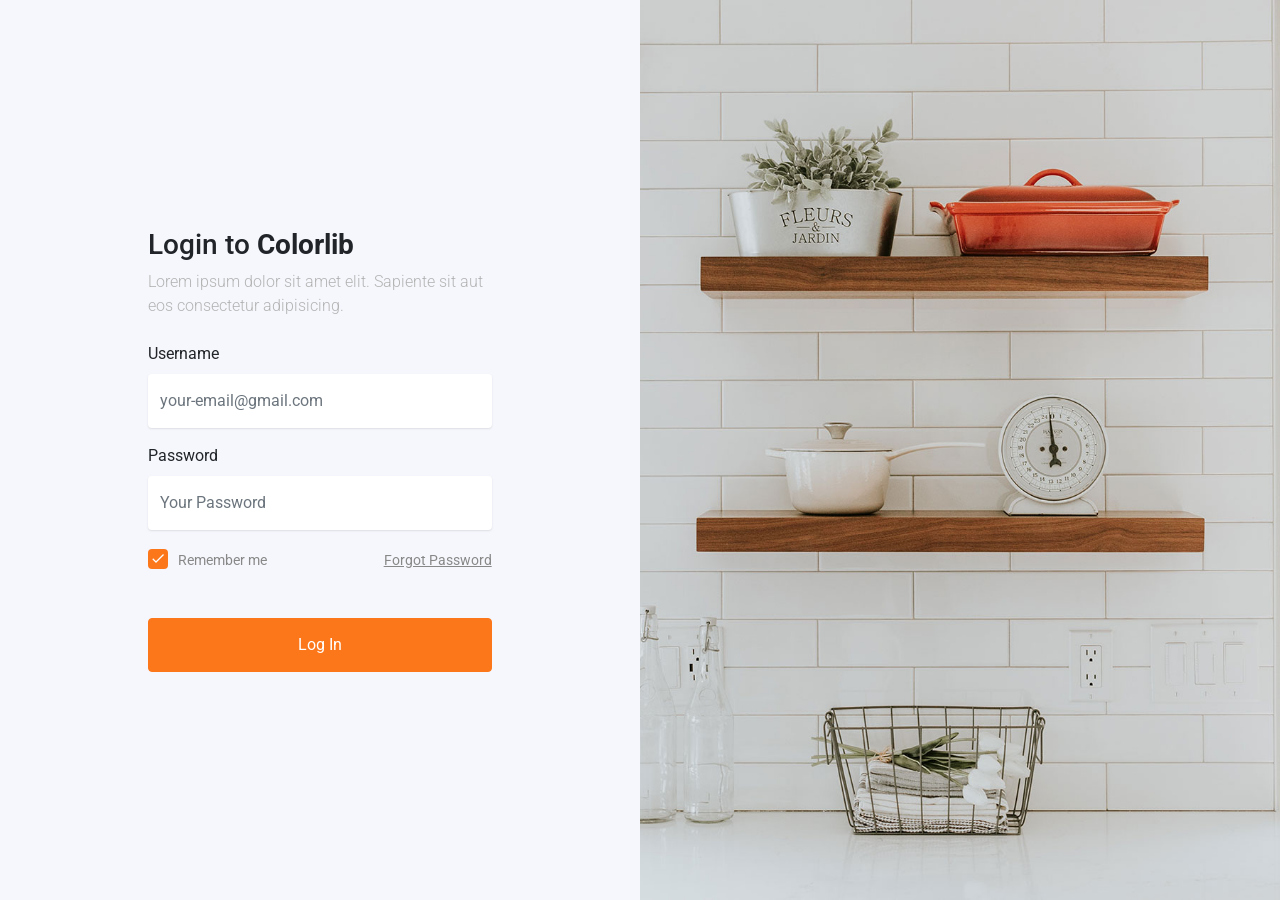
<file: Project/Assets/Templates/Login/index.html>
<!doctype html>
<html lang="en">
  <head>
    <!-- Required meta tags -->
    <meta charset="utf-8">
    <meta name="viewport" content="width=device-width, initial-scale=1, shrink-to-fit=no">
    <link href="https://fonts.googleapis.com/css?family=Roboto:300,400&display=swap" rel="stylesheet">

    <link rel="stylesheet" href="fonts/icomoon/style.css">

    <link rel="stylesheet" href="css/owl.carousel.min.css">

    <!-- Bootstrap CSS -->
    <link rel="stylesheet" href="css/bootstrap.min.css">
    
    <!-- Style -->
    <link rel="stylesheet" href="css/style.css">

    <title>Login #2</title>
  </head>
  <body>
  

  <div class="d-lg-flex half">
    <div class="bg order-1 order-md-2" style="background-image: url('images/bg_1.jpg');"></div>
    <div class="contents order-2 order-md-1">

      <div class="container">
        <div class="row align-items-center justify-content-center">
          <div class="col-md-7">
            <h3>Login to <strong>Colorlib</strong></h3>
            <p class="mb-4">Lorem ipsum dolor sit amet elit. Sapiente sit aut eos consectetur adipisicing.</p>
            <form action="#" method="post">
              <div class="form-group first">
                <label for="username">Username</label>
                <input type="text" class="form-control" placeholder="your-email@gmail.com" id="username">
              </div>
              <div class="form-group last mb-3">
                <label for="password">Password</label>
                <input type="password" class="form-control" placeholder="Your Password" id="password">
              </div>
              
              <div class="d-flex mb-5 align-items-center">
                <label class="control control--checkbox mb-0"><span class="caption">Remember me</span>
                  <input type="checkbox" checked="checked"/>
                  <div class="control__indicator"></div>
                </label>
                <span class="ml-auto"><a href="#" class="forgot-pass">Forgot Password</a></span> 
              </div>

              <input type="submit" value="Log In" class="btn btn-block btn-primary">

            </form>
          </div>
        </div>
      </div>
    </div>

    
  </div>
    
    

    <script src="js/jquery-3.3.1.min.js"></script>
    <script src="js/popper.min.js"></script>
    <script src="js/bootstrap.min.js"></script>
    <script src="js/main.js"></script>
  </body>
</html>
</file>
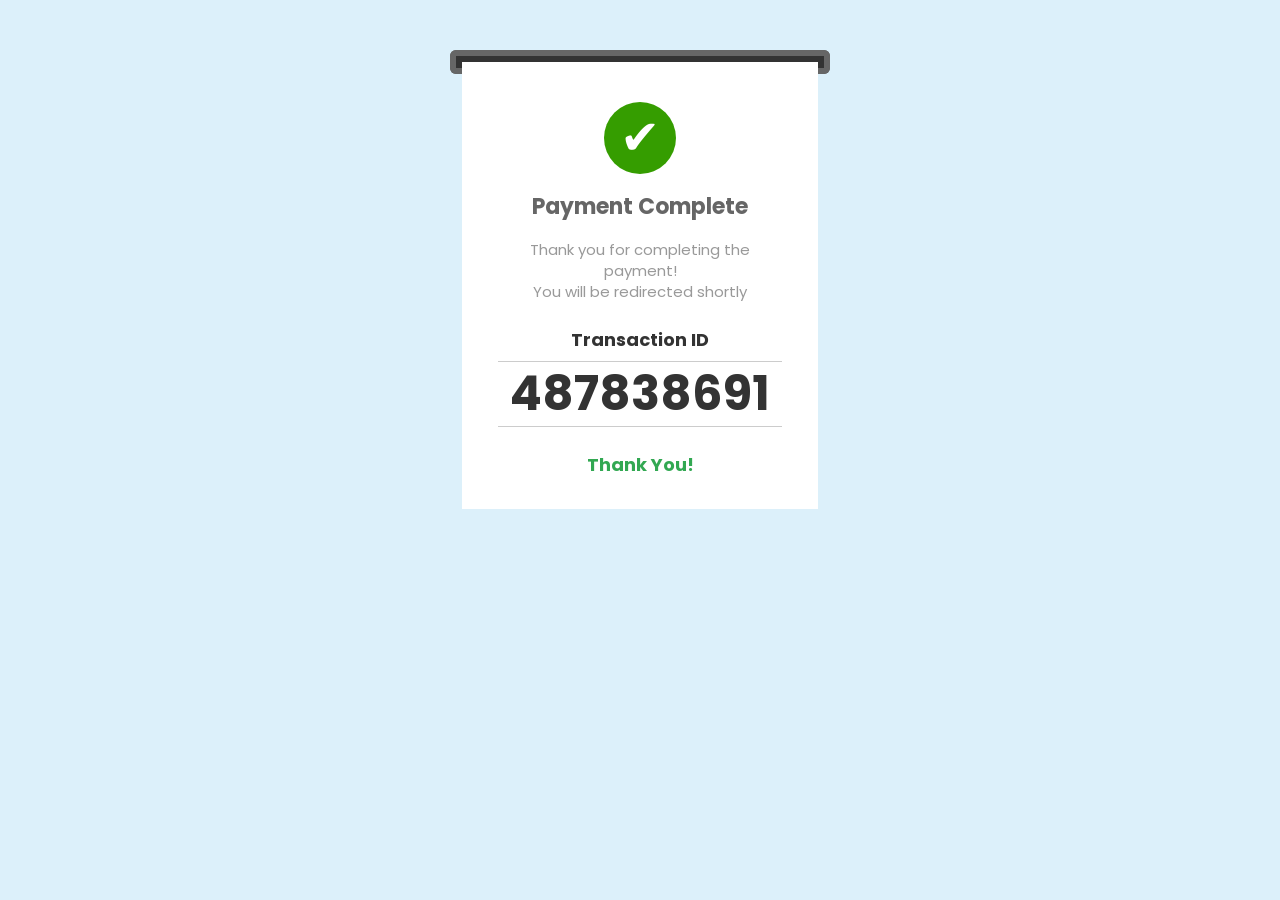
<file: Project/User/Success.html>
<!DOCTYPE html>
<html lang="en">

<head>
    <meta charset="UTF-8">
    <title>Payment Success</title>
    <link href="https://fonts.googleapis.com/css2?family=Poppins:wght@500&display=swap" rel="stylesheet">
</head>
<style>
    body {
        background: #dcf0fa;
    }

    .container {
        max-width: 380px;
        margin: 50px auto;
        overflow: hidden;
    }

    .printer-top {
        z-index: 1;
        border: 6px solid #666666;
        height: 6px;
        border-bottom: 0;
        border-radius: 6px 6px 0 0;
        background: #333333;
    }

    .printer-bottom {
        z-index: 0;
        border: 6px solid #666666;
        height: 6px;
        border-top: 0;
        border-radius: 0 0 6px 6px;
        background: #333333;
    }

    .paper-container {
        position: relative;
        overflow: hidden;
        height: 467px;
    }

    .paper {
        background: #ffffff;
        font-family: 'Poppins', sans-serif;
        height: 447px;
        position: absolute;
        z-index: 2;
        margin: 0 12px;
        margin-top: -12px;
        animation: print 5000ms cubic-bezier(0.68, -0.55, 0.265, 0.9);
        /* -moz-animation: print 5000ms cubic-bezier(0.68, -0.55, 0.265, 0.9) infinite; */
    }

    .main-contents {
        margin: 0 12px;
        padding: 24px;
    }

    /* Paper Jagged Edge */
    .jagged-edge {
        position: relative;
        height: 20px;
        width: 100%;
        margin-top: -1px;
    }

    .jagged-edge:after {
        content: "";
        display: block;
        position: absolute;
        bottom: 20px;
        left: 0;
        right: 0;
        height: 20px;
        background: linear-gradient(45deg,
                transparent 33.333%,
                #ffffff 33.333%,
                #ffffff 66.667%,
                transparent 66.667%),
            linear-gradient(-45deg,
                transparent 33.333%,
                #ffffff 33.333%,
                #ffffff 66.667%,
                transparent 66.667%);
        background-size: 16px 40px;
        background-position: 0 -20px;
    }

    .success-icon {
        text-align: center;
        font-size: 48px;
        height: 72px;
        background: #359d00;
        border-radius: 50%;
        width: 72px;
        height: 72px;
        margin: 16px auto;
        color: #fff;
    }

    .success-title {
        font-size: 22px;
        font-family: 'Poppins', sans-serif;
        text-align: center;
        color: #666;
        font-weight: bold;
        margin-bottom: 16px;
    }

    .success-description {
        font-size: 15px;
        font-family: 'Poppins', sans-serif;
        line-height: 21px;
        color: #999;
        text-align: center;
        margin-bottom: 24px;
    }

    .order-details {
        text-align: center;
        color: #333;
        font-weight: bold;

    }

    .order-number-label {
        font-size: 18px;
        margin-bottom: 8px;
    }

    .order-number {
        border-top: 1px solid #ccc;
        border-bottom: 1px solid #ccc;
        line-height: 48px;
        font-size: 48px;
        padding: 8px 0;
        margin-bottom: 24px;
    }

    .complement {
        font-size: 18px;
        margin-bottom: 8px;
        color: #32a852;
    }

    @keyframes print {
        0% {
            transform: translateY(-90%);
        }

        100% {
            transform: translateY(0%);
        }
    }

    @-webkit-keyframes print {
        0% {
            -webkit-transform: translateY(-90%);
        }

        100% {
            -webkit-transform: translateY(0%);
        }
    }

    @-moz-keyframes print {
        0% {
            -moz-transform: translateY(-90%);
        }

        100% {
            -moz-transform: translateY(0%);
        }
    }

    @-ms-keyframes print {
        0% {
            -ms-transform: translateY(-90%);
        }

        100% {
            -ms-transform: translateY(0%);
        }
    }
</style>

<body>
    <div class="container">
        <div class="printer-top"></div>

        <div class="paper-container">
            <div class="printer-bottom"></div>

            <div class="paper">
                <div class="main-contents">
                    <div class="success-icon">&#10004;</div>
                    <div class="success-title">
                        Payment Complete
                    </div>
                    <div class="success-description">
                        Thank you for completing the payment! <br>
                        You will be redirected shortly
                        <!-- You will shortly receive an email of your payment. -->
                    </div>
                    <div class="order-details">
                        <div class="order-number-label">Transaction ID</div>
                        <div class="order-number"></div>
                        <div class="complement">Thank You!</div>
                    </div>
                </div>
                <div class="jagged-edge"></div>
            </div>
        </div>
    </div>
</body>
<script>

    function generateTransactionID() {
        var min = 100000000;
        var max = 999999999;
        return Math.floor(Math.random() * (max - min + 1)) + min;
    }

    var orderNumberElement = document.querySelector('.order-number');

    orderNumberElement.textContent = generateTransactionID();

    setTimeout(function () {
        window.location.href = 'PaymentBill.php';
    }, 8000); // 8000 milliseconds = 8 seconds
</script>

</html>
</file>
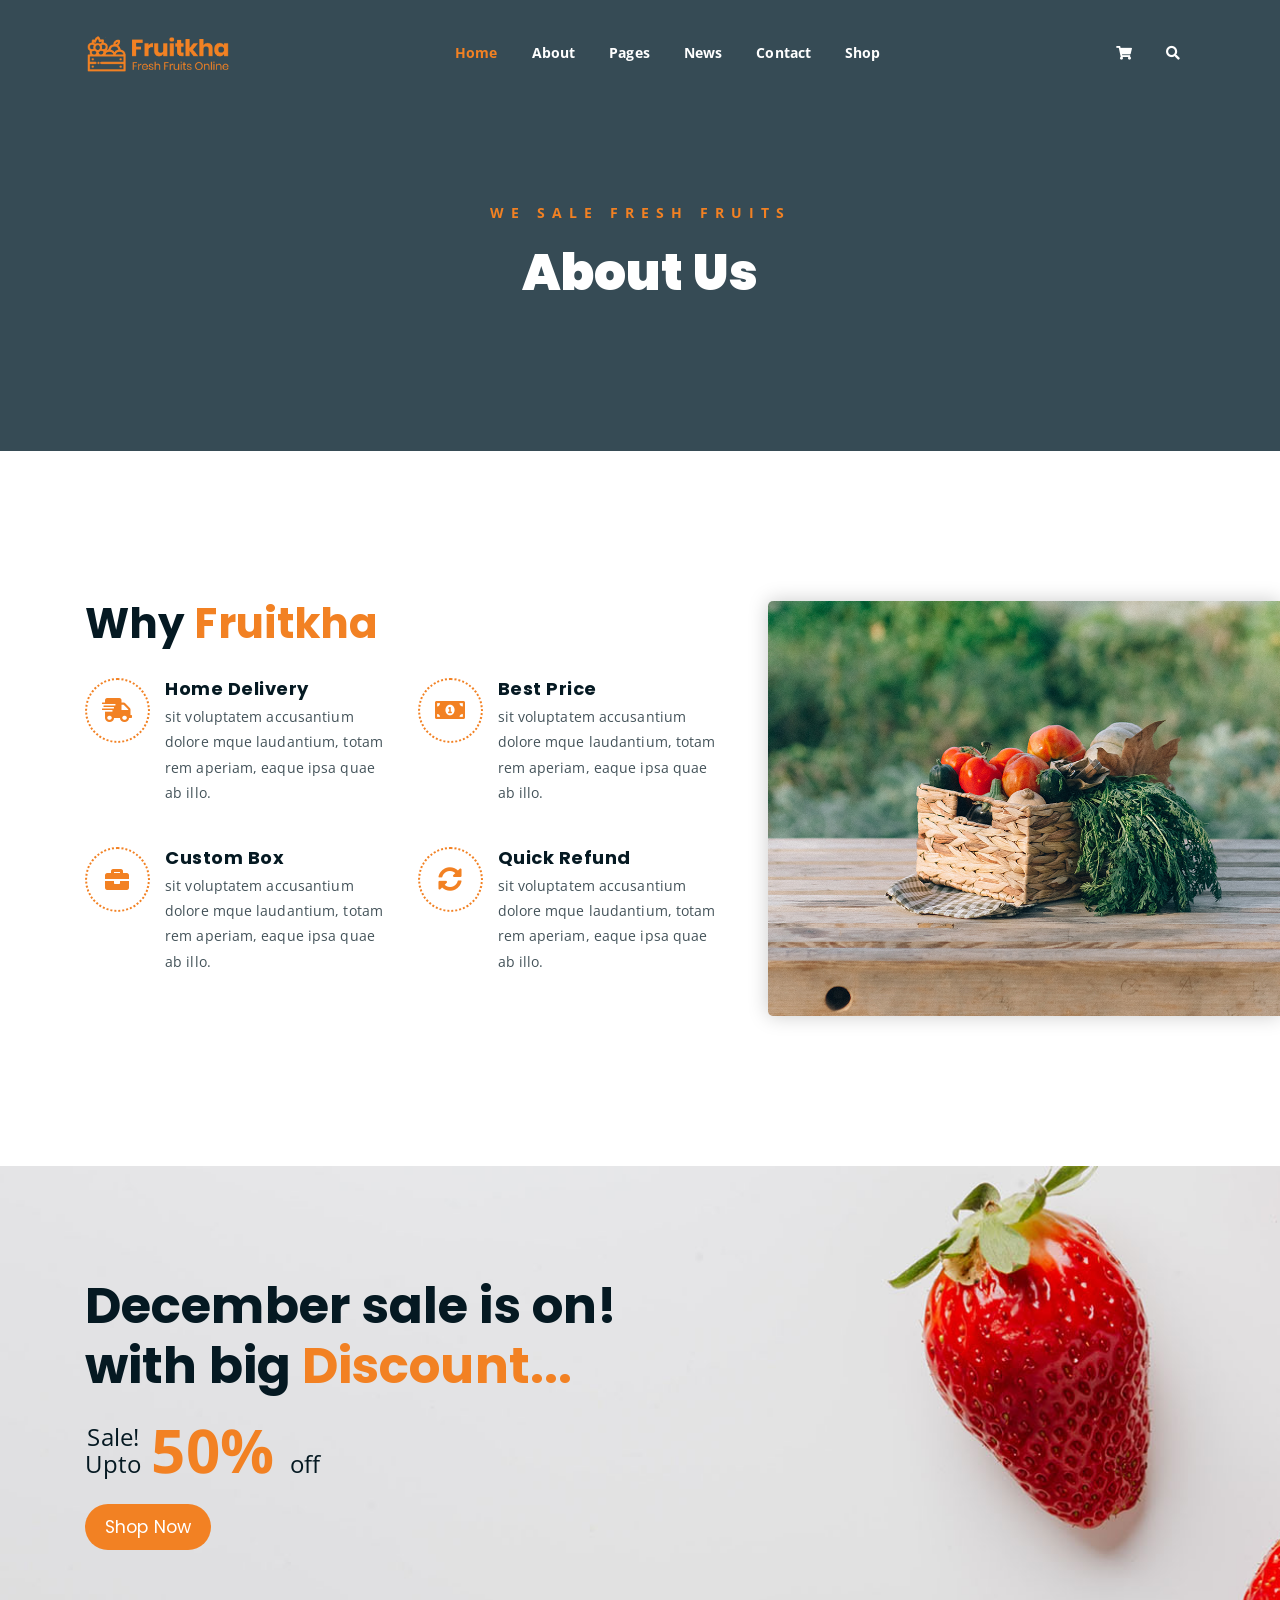
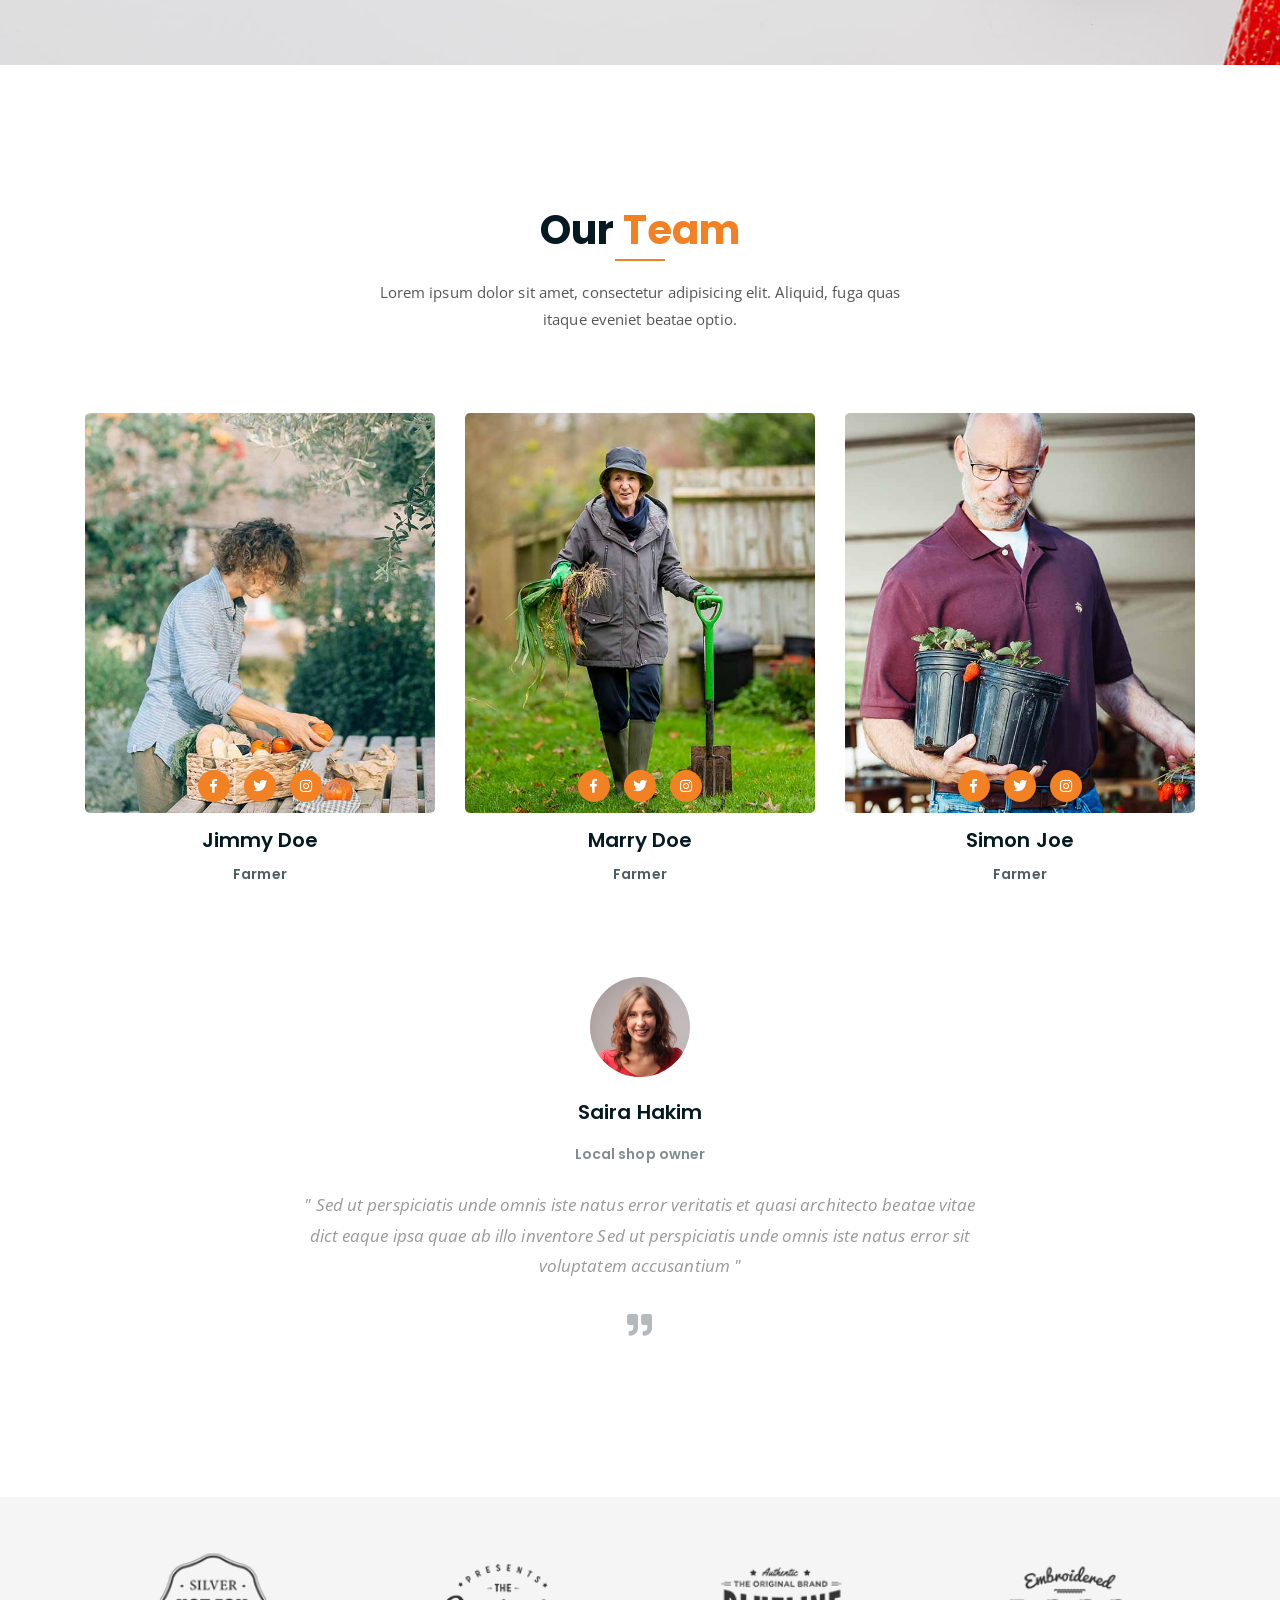
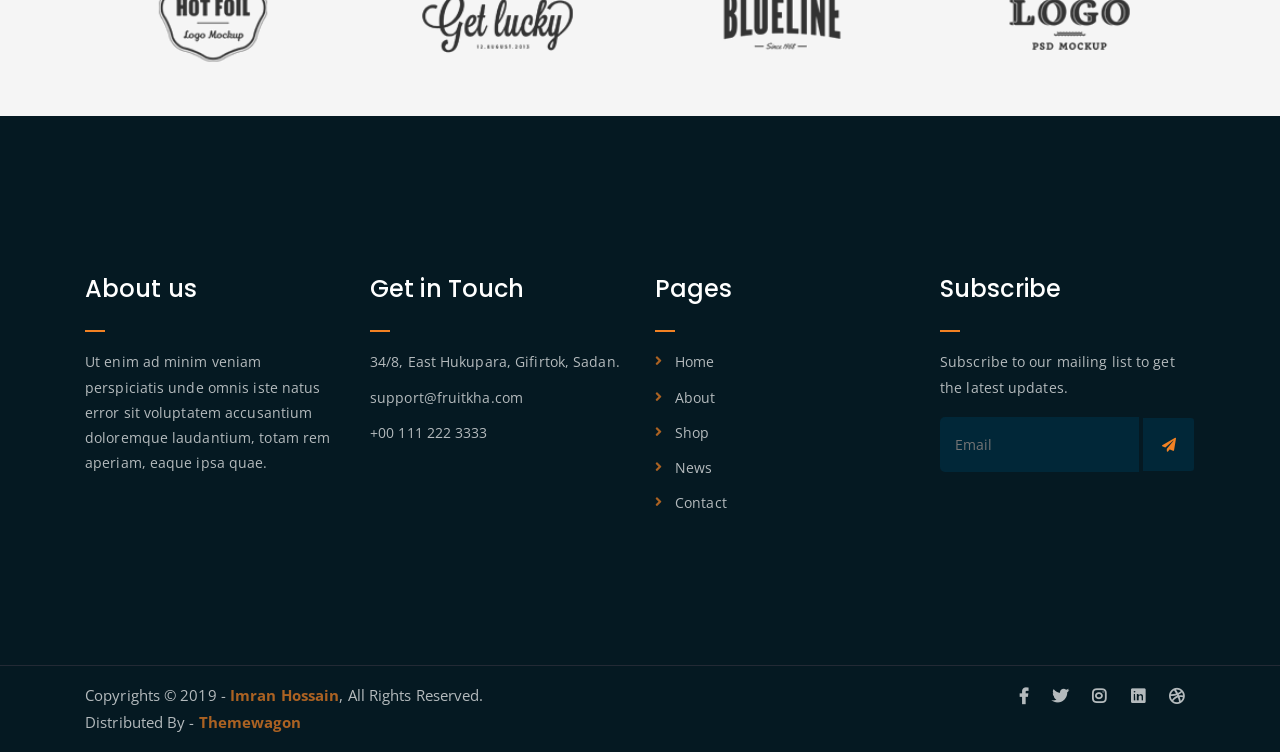
<file: Project/Assets/Templates/Main/about.html>
<!DOCTYPE html>
<html lang="en">
<head>
	<meta charset="UTF-8">
	<meta http-equiv="X-UA-Compatible" content="IE=edge">
	<meta name="viewport" content="width=device-width, initial-scale=1">
	<meta name="description" content="Responsive Bootstrap4 Shop Template, Created by Imran Hossain from https://imransdesign.com/">

	<!-- title -->
	<title>About</title>

	<!-- favicon -->
	<link rel="shortcut icon" type="image/png" href="assets/img/favicon.png">
	<!-- google font -->
	<link href="https://fonts.googleapis.com/css?family=Open+Sans:300,400,700" rel="stylesheet">
	<link href="https://fonts.googleapis.com/css?family=Poppins:400,700&display=swap" rel="stylesheet">
	<!-- fontawesome -->
	<link rel="stylesheet" href="assets/css/all.min.css">
	<!-- bootstrap -->
	<link rel="stylesheet" href="assets/bootstrap/css/bootstrap.min.css">
	<!-- owl carousel -->
	<link rel="stylesheet" href="assets/css/owl.carousel.css">
	<!-- magnific popup -->
	<link rel="stylesheet" href="assets/css/magnific-popup.css">
	<!-- animate css -->
	<link rel="stylesheet" href="assets/css/animate.css">
	<!-- mean menu css -->
	<link rel="stylesheet" href="assets/css/meanmenu.min.css">
	<!-- main style -->
	<link rel="stylesheet" href="assets/css/main.css">
	<!-- responsive -->
	<link rel="stylesheet" href="assets/css/responsive.css">

</head>
<body>
	
	<!--PreLoader-->
    <div class="loader">
        <div class="loader-inner">
            <div class="circle"></div>
        </div>
    </div>
    <!--PreLoader Ends-->
	
	<!-- header -->
	<div class="top-header-area" id="sticker">
		<div class="container">
			<div class="row">
				<div class="col-lg-12 col-sm-12 text-center">
					<div class="main-menu-wrap">
						<!-- logo -->
						<div class="site-logo">
							<a href="index.html">
								<img src="assets/img/logo.png" alt="">
							</a>
						</div>
						<!-- logo -->

						<!-- menu start -->
						<nav class="main-menu">
							<ul>
								<li class="current-list-item"><a href="#">Home</a>
									<ul class="sub-menu">
										<li><a href="index.html">Static Home</a></li>
										<li><a href="index_2.html">Slider Home</a></li>
									</ul>
								</li>
								<li><a href="about.html">About</a></li>
								<li><a href="#">Pages</a>
									<ul class="sub-menu">
										<li><a href="404.html">404 page</a></li>
										<li><a href="about.html">About</a></li>
										<li><a href="cart.html">Cart</a></li>
										<li><a href="checkout.html">Check Out</a></li>
										<li><a href="contact.html">Contact</a></li>
										<li><a href="news.html">News</a></li>
										<li><a href="shop.html">Shop</a></li>
									</ul>
								</li>
								<li><a href="news.html">News</a>
									<ul class="sub-menu">
										<li><a href="news.html">News</a></li>
										<li><a href="single-news.html">Single News</a></li>
									</ul>
								</li>
								<li><a href="contact.html">Contact</a></li>
								<li><a href="shop.html">Shop</a>
									<ul class="sub-menu">
										<li><a href="shop.html">Shop</a></li>
										<li><a href="checkout.html">Check Out</a></li>
										<li><a href="single-product.html">Single Product</a></li>
										<li><a href="cart.html">Cart</a></li>
									</ul>
								</li>
								<li>
									<div class="header-icons">
										<a class="shopping-cart" href="cart.html"><i class="fas fa-shopping-cart"></i></a>
										<a class="mobile-hide search-bar-icon" href="#"><i class="fas fa-search"></i></a>
									</div>
								</li>
							</ul>
						</nav>
						<a class="mobile-show search-bar-icon" href="#"><i class="fas fa-search"></i></a>
						<div class="mobile-menu"></div>
						<!-- menu end -->
					</div>
				</div>
			</div>
		</div>
	</div>
	<!-- end header -->

	<!-- search area -->
	<div class="search-area">
		<div class="container">
			<div class="row">
				<div class="col-lg-12">
					<span class="close-btn"><i class="fas fa-window-close"></i></span>
					<div class="search-bar">
						<div class="search-bar-tablecell">
							<h3>Search For:</h3>
							<input type="text" placeholder="Keywords">
							<button type="submit">Search <i class="fas fa-search"></i></button>
						</div>
					</div>
				</div>
			</div>
		</div>
	</div>
	<!-- end search arewa -->
	
	<!-- breadcrumb-section -->
	<div class="breadcrumb-section breadcrumb-bg">
		<div class="container">
			<div class="row">
				<div class="col-lg-8 offset-lg-2 text-center">
					<div class="breadcrumb-text">
						<p>We sale fresh fruits</p>
						<h1>About Us</h1>
					</div>
				</div>
			</div>
		</div>
	</div>
	<!-- end breadcrumb section -->

	<!-- featured section -->
	<div class="feature-bg">
		<div class="container">
			<div class="row">
				<div class="col-lg-7">
					<div class="featured-text">
						<h2 class="pb-3">Why <span class="orange-text">Fruitkha</span></h2>
						<div class="row">
							<div class="col-lg-6 col-md-6 mb-4 mb-md-5">
								<div class="list-box d-flex">
									<div class="list-icon">
										<i class="fas fa-shipping-fast"></i>
									</div>
									<div class="content">
										<h3>Home Delivery</h3>
										<p>sit voluptatem accusantium dolore mque laudantium, totam rem aperiam, eaque ipsa quae ab illo.</p>
									</div>
								</div>
							</div>
							<div class="col-lg-6 col-md-6 mb-5 mb-md-5">
								<div class="list-box d-flex">
									<div class="list-icon">
										<i class="fas fa-money-bill-alt"></i>
									</div>
									<div class="content">
										<h3>Best Price</h3>
										<p>sit voluptatem accusantium dolore mque laudantium, totam rem aperiam, eaque ipsa quae ab illo.</p>
									</div>
								</div>
							</div>
							<div class="col-lg-6 col-md-6 mb-5 mb-md-5">
								<div class="list-box d-flex">
									<div class="list-icon">
										<i class="fas fa-briefcase"></i>
									</div>
									<div class="content">
										<h3>Custom Box</h3>
										<p>sit voluptatem accusantium dolore mque laudantium, totam rem aperiam, eaque ipsa quae ab illo.</p>
									</div>
								</div>
							</div>
							<div class="col-lg-6 col-md-6">
								<div class="list-box d-flex">
									<div class="list-icon">
										<i class="fas fa-sync-alt"></i>
									</div>
									<div class="content">
										<h3>Quick Refund</h3>
										<p>sit voluptatem accusantium dolore mque laudantium, totam rem aperiam, eaque ipsa quae ab illo.</p>
									</div>
								</div>
							</div>
						</div>
					</div>
				</div>
			</div>
		</div>
	</div>
	<!-- end featured section -->

	<!-- shop banner -->
	<section class="shop-banner">
    	<div class="container">
        	<h3>December sale is on! <br> with big <span class="orange-text">Discount...</span></h3>
            <div class="sale-percent"><span>Sale! <br> Upto</span>50% <span>off</span></div>
            <a href="shop.html" class="cart-btn btn-lg">Shop Now</a>
        </div>
    </section>
	<!-- end shop banner -->

	<!-- team section -->
	<div class="mt-150">
		<div class="container">
			<div class="row">
				<div class="col-lg-8 offset-lg-2 text-center">
					<div class="section-title">
						<h3>Our <span class="orange-text">Team</span></h3>
						<p>Lorem ipsum dolor sit amet, consectetur adipisicing elit. Aliquid, fuga quas itaque eveniet beatae optio.</p>
					</div>
				</div>
			</div>
			<div class="row">
				<div class="col-lg-4 col-md-6">
					<div class="single-team-item">
						<div class="team-bg team-bg-1"></div>
						<h4>Jimmy Doe <span>Farmer</span></h4>
						<ul class="social-link-team">
							<li><a href="#" target="_blank"><i class="fab fa-facebook-f"></i></a></li>
							<li><a href="#" target="_blank"><i class="fab fa-twitter"></i></a></li>
							<li><a href="#" target="_blank"><i class="fab fa-instagram"></i></a></li>
						</ul>
					</div>
				</div>
				<div class="col-lg-4 col-md-6">
					<div class="single-team-item">
						<div class="team-bg team-bg-2"></div>
						<h4>Marry Doe <span>Farmer</span></h4>
						<ul class="social-link-team">
							<li><a href="#" target="_blank"><i class="fab fa-facebook-f"></i></a></li>
							<li><a href="#" target="_blank"><i class="fab fa-twitter"></i></a></li>
							<li><a href="#" target="_blank"><i class="fab fa-instagram"></i></a></li>
						</ul>
					</div>
				</div>
				<div class="col-lg-4 col-md-6 offset-md-3 offset-lg-0">
					<div class="single-team-item">
						<div class="team-bg team-bg-3"></div>
						<h4>Simon Joe <span>Farmer</span></h4>
						<ul class="social-link-team">
							<li><a href="#" target="_blank"><i class="fab fa-facebook-f"></i></a></li>
							<li><a href="#" target="_blank"><i class="fab fa-twitter"></i></a></li>
							<li><a href="#" target="_blank"><i class="fab fa-instagram"></i></a></li>
						</ul>
					</div>
				</div>
			</div>
		</div>
	</div>
	<!-- end team section -->

	<!-- testimonail-section -->
	<div class="testimonail-section mt-80 mb-150">
		<div class="container">
			<div class="row">
				<div class="col-lg-10 offset-lg-1 text-center">
					<div class="testimonial-sliders">
						<div class="single-testimonial-slider">
							<div class="client-avater">
								<img src="assets/img/avaters/avatar1.png" alt="">
							</div>
							<div class="client-meta">
								<h3>Saira Hakim <span>Local shop owner</span></h3>
								<p class="testimonial-body">
									" Sed ut perspiciatis unde omnis iste natus error veritatis et  quasi architecto beatae vitae dict eaque ipsa quae ab illo inventore Sed ut perspiciatis unde omnis iste natus error sit voluptatem accusantium "
								</p>
								<div class="last-icon">
									<i class="fas fa-quote-right"></i>
								</div>
							</div>
						</div>
						<div class="single-testimonial-slider">
							<div class="client-avater">
								<img src="assets/img/avaters/avatar2.png" alt="">
							</div>
							<div class="client-meta">
								<h3>David Niph <span>Local shop owner</span></h3>
								<p class="testimonial-body">
									" Sed ut perspiciatis unde omnis iste natus error veritatis et  quasi architecto beatae vitae dict eaque ipsa quae ab illo inventore Sed ut perspiciatis unde omnis iste natus error sit voluptatem accusantium "
								</p>
								<div class="last-icon">
									<i class="fas fa-quote-right"></i>
								</div>
							</div>
						</div>
						<div class="single-testimonial-slider">
							<div class="client-avater">
								<img src="assets/img/avaters/avatar3.png" alt="">
							</div>
							<div class="client-meta">
								<h3>Jacob Sikim <span>Local shop owner</span></h3>
								<p class="testimonial-body">
									" Sed ut perspiciatis unde omnis iste natus error veritatis et  quasi architecto beatae vitae dict eaque ipsa quae ab illo inventore Sed ut perspiciatis unde omnis iste natus error sit voluptatem accusantium "
								</p>
								<div class="last-icon">
									<i class="fas fa-quote-right"></i>
								</div>
							</div>
						</div>
					</div>
				</div>
			</div>
		</div>
	</div>
	<!-- end testimonail-section -->

	<!-- logo carousel -->
	<div class="logo-carousel-section">
		<div class="container">
			<div class="row">
				<div class="col-lg-12">
					<div class="logo-carousel-inner">
						<div class="single-logo-item">
							<img src="assets/img/company-logos/1.png" alt="">
						</div>
						<div class="single-logo-item">
							<img src="assets/img/company-logos/2.png" alt="">
						</div>
						<div class="single-logo-item">
							<img src="assets/img/company-logos/3.png" alt="">
						</div>
						<div class="single-logo-item">
							<img src="assets/img/company-logos/4.png" alt="">
						</div>
						<div class="single-logo-item">
							<img src="assets/img/company-logos/5.png" alt="">
						</div>
					</div>
				</div>
			</div>
		</div>
	</div>
	<!-- end logo carousel -->

	<!-- footer -->
	<div class="footer-area">
		<div class="container">
			<div class="row">
				<div class="col-lg-3 col-md-6">
					<div class="footer-box about-widget">
						<h2 class="widget-title">About us</h2>
						<p>Ut enim ad minim veniam perspiciatis unde omnis iste natus error sit voluptatem accusantium doloremque laudantium, totam rem aperiam, eaque ipsa quae.</p>
					</div>
				</div>
				<div class="col-lg-3 col-md-6">
					<div class="footer-box get-in-touch">
						<h2 class="widget-title">Get in Touch</h2>
						<ul>
							<li>34/8, East Hukupara, Gifirtok, Sadan.</li>
							<li>support@fruitkha.com</li>
							<li>+00 111 222 3333</li>
						</ul>
					</div>
				</div>
				<div class="col-lg-3 col-md-6">
					<div class="footer-box pages">
						<h2 class="widget-title">Pages</h2>
						<ul>
							<li><a href="index.html">Home</a></li>
							<li><a href="about.html">About</a></li>
							<li><a href="services.html">Shop</a></li>
							<li><a href="news.html">News</a></li>
							<li><a href="contact.html">Contact</a></li>
						</ul>
					</div>
				</div>
				<div class="col-lg-3 col-md-6">
					<div class="footer-box subscribe">
						<h2 class="widget-title">Subscribe</h2>
						<p>Subscribe to our mailing list to get the latest updates.</p>
						<form action="index.html">
							<input type="email" placeholder="Email">
							<button type="submit"><i class="fas fa-paper-plane"></i></button>
						</form>
					</div>
				</div>
			</div>
		</div>
	</div>
	<!-- end footer -->
	
	<!-- copyright -->
	<div class="copyright">
		<div class="container">
			<div class="row">
				<div class="col-lg-6 col-md-12">
					<p>Copyrights &copy; 2019 - <a href="https://imransdesign.com/">Imran Hossain</a>,  All Rights Reserved.<br>
						Distributed By - <a href="https://themewagon.com/">Themewagon</a>
					</p>
				</div>
				<div class="col-lg-6 text-right col-md-12">
					<div class="social-icons">
						<ul>
							<li><a href="#" target="_blank"><i class="fab fa-facebook-f"></i></a></li>
							<li><a href="#" target="_blank"><i class="fab fa-twitter"></i></a></li>
							<li><a href="#" target="_blank"><i class="fab fa-instagram"></i></a></li>
							<li><a href="#" target="_blank"><i class="fab fa-linkedin"></i></a></li>
							<li><a href="#" target="_blank"><i class="fab fa-dribbble"></i></a></li>
						</ul>
					</div>
				</div>
			</div>
		</div>
	</div>
	<!-- end copyright -->
	
	<!-- jquery -->
	<script src="assets/js/jquery-1.11.3.min.js"></script>
	<!-- bootstrap -->
	<script src="assets/bootstrap/js/bootstrap.min.js"></script>
	<!-- count down -->
	<script src="assets/js/jquery.countdown.js"></script>
	<!-- isotope -->
	<script src="assets/js/jquery.isotope-3.0.6.min.js"></script>
	<!-- waypoints -->
	<script src="assets/js/waypoints.js"></script>
	<!-- owl carousel -->
	<script src="assets/js/owl.carousel.min.js"></script>
	<!-- magnific popup -->
	<script src="assets/js/jquery.magnific-popup.min.js"></script>
	<!-- mean menu -->
	<script src="assets/js/jquery.meanmenu.min.js"></script>
	<!-- sticker js -->
	<script src="assets/js/sticker.js"></script>
	<!-- main js -->
	<script src="assets/js/main.js"></script>

</body>
</html>
</file>
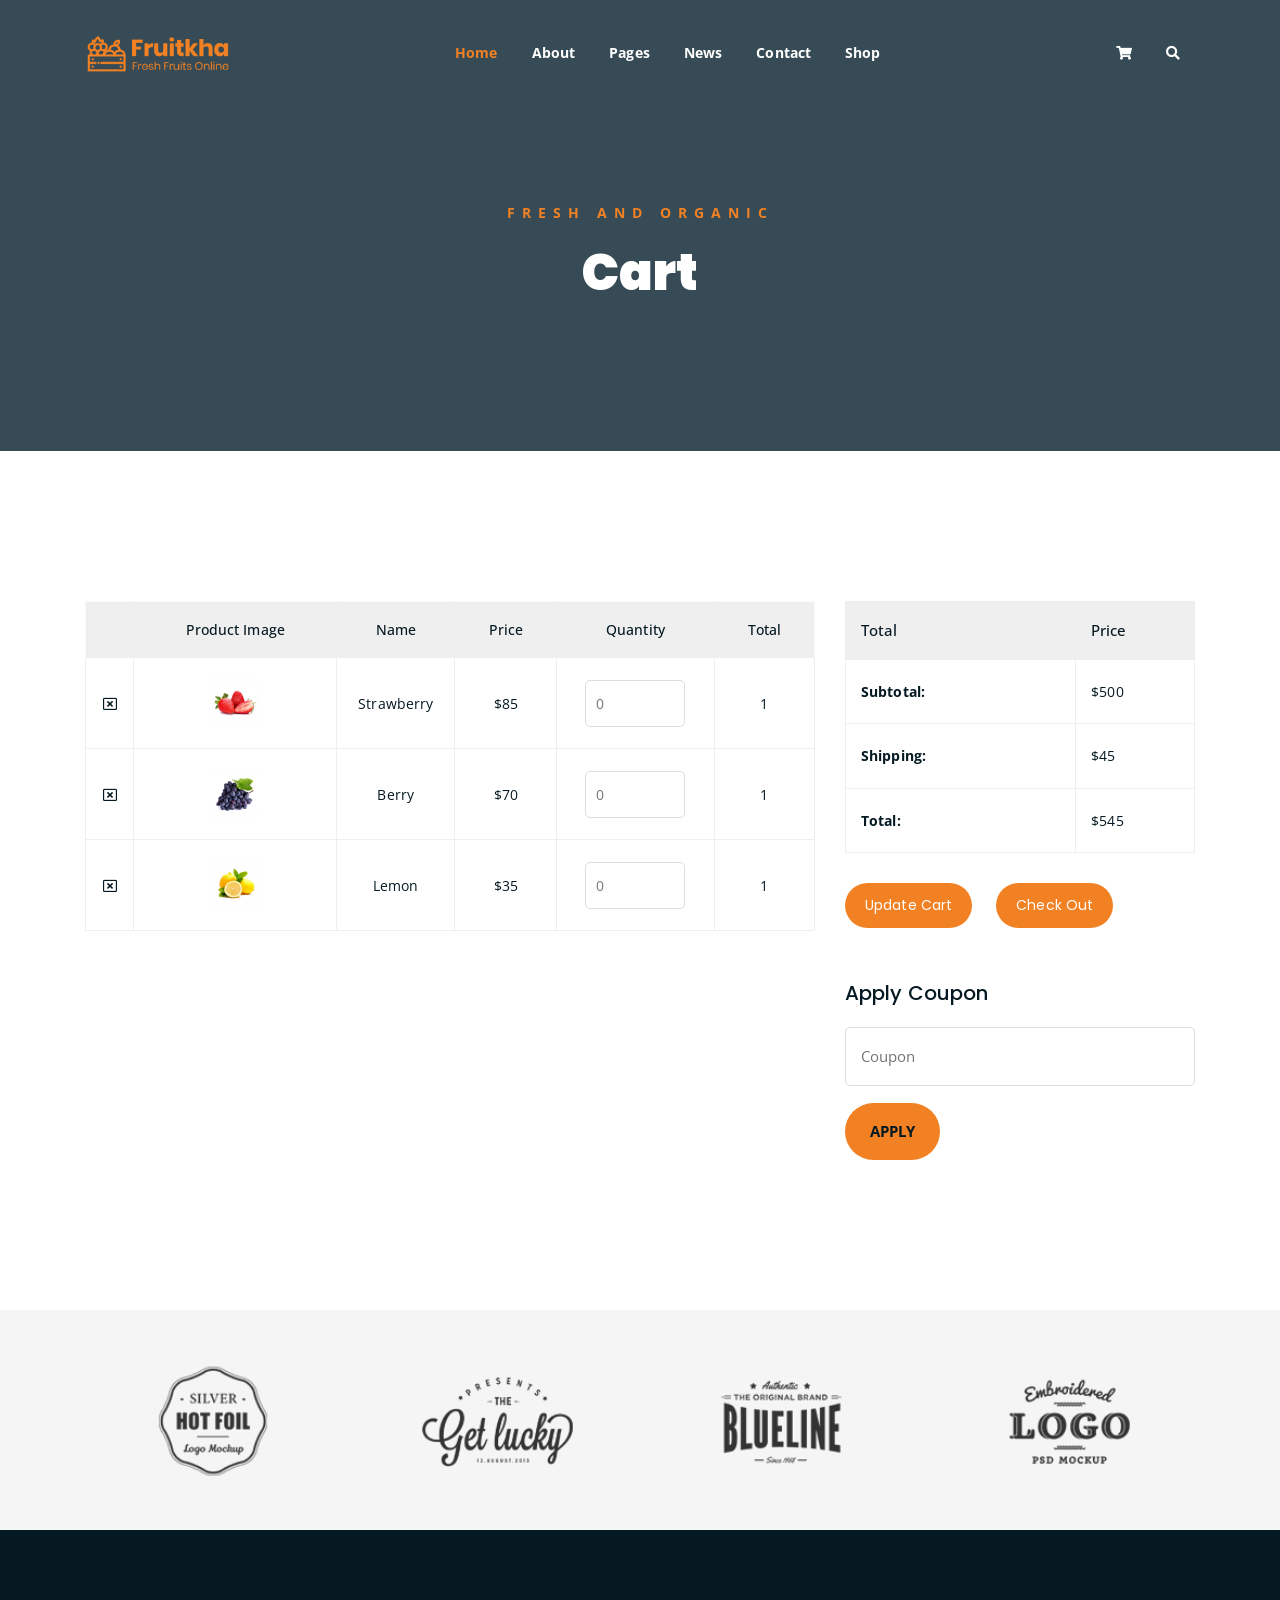
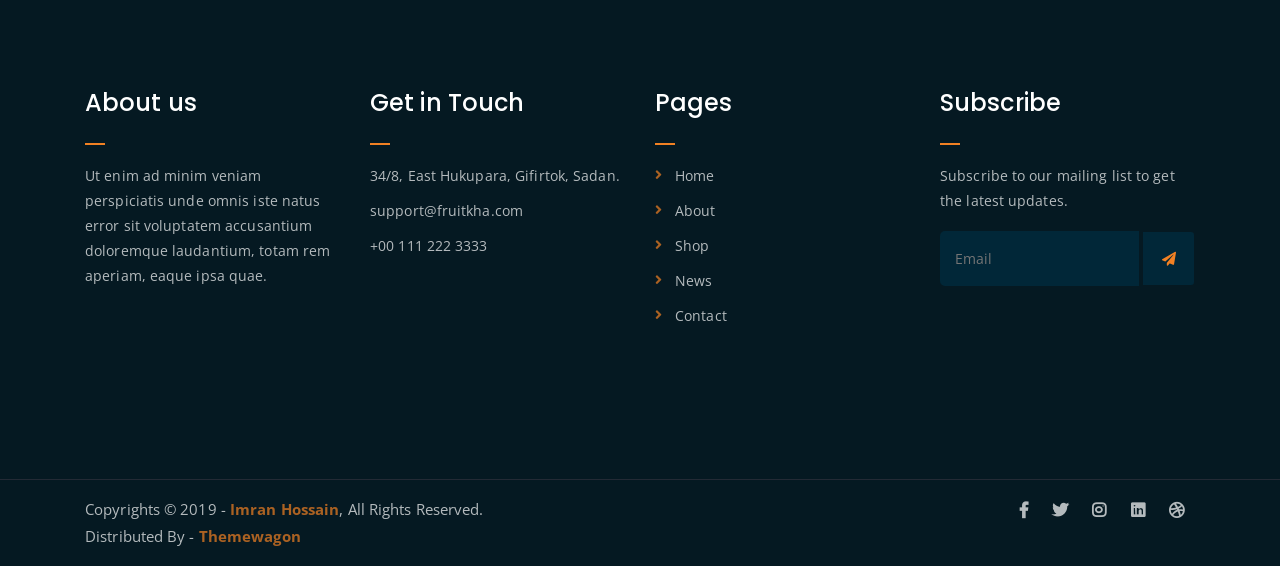
<file: Project/Assets/Templates/Main/cart.html>
<!DOCTYPE html>
<html lang="en">
<head>
	<meta charset="UTF-8">
	<meta http-equiv="X-UA-Compatible" content="IE=edge">
	<meta name="viewport" content="width=device-width, initial-scale=1">
	<meta name="description" content="Responsive Bootstrap4 Shop Template, Created by Imran Hossain from https://imransdesign.com/">

	<!-- title -->
	<title>Cart</title>

	<!-- favicon -->
	<link rel="shortcut icon" type="image/png" href="assets/img/favicon.png">
	<!-- google font -->
	<link href="https://fonts.googleapis.com/css?family=Open+Sans:300,400,700" rel="stylesheet">
	<link href="https://fonts.googleapis.com/css?family=Poppins:400,700&display=swap" rel="stylesheet">
	<!-- fontawesome -->
	<link rel="stylesheet" href="assets/css/all.min.css">
	<!-- bootstrap -->
	<link rel="stylesheet" href="assets/bootstrap/css/bootstrap.min.css">
	<!-- owl carousel -->
	<link rel="stylesheet" href="assets/css/owl.carousel.css">
	<!-- magnific popup -->
	<link rel="stylesheet" href="assets/css/magnific-popup.css">
	<!-- animate css -->
	<link rel="stylesheet" href="assets/css/animate.css">
	<!-- mean menu css -->
	<link rel="stylesheet" href="assets/css/meanmenu.min.css">
	<!-- main style -->
	<link rel="stylesheet" href="assets/css/main.css">
	<!-- responsive -->
	<link rel="stylesheet" href="assets/css/responsive.css">

</head>
<body>
	
	<!--PreLoader-->
    <div class="loader">
        <div class="loader-inner">
            <div class="circle"></div>
        </div>
    </div>
    <!--PreLoader Ends-->
	
	<!-- header -->
	<div class="top-header-area" id="sticker">
		<div class="container">
			<div class="row">
				<div class="col-lg-12 col-sm-12 text-center">
					<div class="main-menu-wrap">
						<!-- logo -->
						<div class="site-logo">
							<a href="index.html">
								<img src="assets/img/logo.png" alt="">
							</a>
						</div>
						<!-- logo -->

						<!-- menu start -->
						<nav class="main-menu">
							<ul>
								<li class="current-list-item"><a href="#">Home</a>
									<ul class="sub-menu">
										<li><a href="index.html">Static Home</a></li>
										<li><a href="index_2.html">Slider Home</a></li>
									</ul>
								</li>
								<li><a href="about.html">About</a></li>
								<li><a href="#">Pages</a>
									<ul class="sub-menu">
										<li><a href="404.html">404 page</a></li>
										<li><a href="about.html">About</a></li>
										<li><a href="cart.html">Cart</a></li>
										<li><a href="checkout.html">Check Out</a></li>
										<li><a href="contact.html">Contact</a></li>
										<li><a href="news.html">News</a></li>
										<li><a href="shop.html">Shop</a></li>
									</ul>
								</li>
								<li><a href="news.html">News</a>
									<ul class="sub-menu">
										<li><a href="news.html">News</a></li>
										<li><a href="single-news.html">Single News</a></li>
									</ul>
								</li>
								<li><a href="contact.html">Contact</a></li>
								<li><a href="shop.html">Shop</a>
									<ul class="sub-menu">
										<li><a href="shop.html">Shop</a></li>
										<li><a href="checkout.html">Check Out</a></li>
										<li><a href="single-product.html">Single Product</a></li>
										<li><a href="cart.html">Cart</a></li>
									</ul>
								</li>
								<li>
									<div class="header-icons">
										<a class="shopping-cart" href="cart.html"><i class="fas fa-shopping-cart"></i></a>
										<a class="mobile-hide search-bar-icon" href="#"><i class="fas fa-search"></i></a>
									</div>
								</li>
							</ul>
						</nav>
						<a class="mobile-show search-bar-icon" href="#"><i class="fas fa-search"></i></a>
						<div class="mobile-menu"></div>
						<!-- menu end -->
					</div>
				</div>
			</div>
		</div>
	</div>
	<!-- end header -->

	<!-- search area -->
	<div class="search-area">
		<div class="container">
			<div class="row">
				<div class="col-lg-12">
					<span class="close-btn"><i class="fas fa-window-close"></i></span>
					<div class="search-bar">
						<div class="search-bar-tablecell">
							<h3>Search For:</h3>
							<input type="text" placeholder="Keywords">
							<button type="submit">Search <i class="fas fa-search"></i></button>
						</div>
					</div>
				</div>
			</div>
		</div>
	</div>
	<!-- end search arewa -->
	
	<!-- breadcrumb-section -->
	<div class="breadcrumb-section breadcrumb-bg">
		<div class="container">
			<div class="row">
				<div class="col-lg-8 offset-lg-2 text-center">
					<div class="breadcrumb-text">
						<p>Fresh and Organic</p>
						<h1>Cart</h1>
					</div>
				</div>
			</div>
		</div>
	</div>
	<!-- end breadcrumb section -->

	<!-- cart -->
	<div class="cart-section mt-150 mb-150">
		<div class="container">
			<div class="row">
				<div class="col-lg-8 col-md-12">
					<div class="cart-table-wrap">
						<table class="cart-table">
							<thead class="cart-table-head">
								<tr class="table-head-row">
									<th class="product-remove"></th>
									<th class="product-image">Product Image</th>
									<th class="product-name">Name</th>
									<th class="product-price">Price</th>
									<th class="product-quantity">Quantity</th>
									<th class="product-total">Total</th>
								</tr>
							</thead>
							<tbody>
								<tr class="table-body-row">
									<td class="product-remove"><a href="#"><i class="far fa-window-close"></i></a></td>
									<td class="product-image"><img src="assets/img/products/product-img-1.jpg" alt=""></td>
									<td class="product-name">Strawberry</td>
									<td class="product-price">$85</td>
									<td class="product-quantity"><input type="number" placeholder="0"></td>
									<td class="product-total">1</td>
								</tr>
								<tr class="table-body-row">
									<td class="product-remove"><a href="#"><i class="far fa-window-close"></i></a></td>
									<td class="product-image"><img src="assets/img/products/product-img-2.jpg" alt=""></td>
									<td class="product-name">Berry</td>
									<td class="product-price">$70</td>
									<td class="product-quantity"><input type="number" placeholder="0"></td>
									<td class="product-total">1</td>
								</tr>
								<tr class="table-body-row">
									<td class="product-remove"><a href="#"><i class="far fa-window-close"></i></a></td>
									<td class="product-image"><img src="assets/img/products/product-img-3.jpg" alt=""></td>
									<td class="product-name">Lemon</td>
									<td class="product-price">$35</td>
									<td class="product-quantity"><input type="number" placeholder="0"></td>
									<td class="product-total">1</td>
								</tr>
							</tbody>
						</table>
					</div>
				</div>

				<div class="col-lg-4">
					<div class="total-section">
						<table class="total-table">
							<thead class="total-table-head">
								<tr class="table-total-row">
									<th>Total</th>
									<th>Price</th>
								</tr>
							</thead>
							<tbody>
								<tr class="total-data">
									<td><strong>Subtotal: </strong></td>
									<td>$500</td>
								</tr>
								<tr class="total-data">
									<td><strong>Shipping: </strong></td>
									<td>$45</td>
								</tr>
								<tr class="total-data">
									<td><strong>Total: </strong></td>
									<td>$545</td>
								</tr>
							</tbody>
						</table>
						<div class="cart-buttons">
							<a href="cart.html" class="boxed-btn">Update Cart</a>
							<a href="checkout.html" class="boxed-btn black">Check Out</a>
						</div>
					</div>

					<div class="coupon-section">
						<h3>Apply Coupon</h3>
						<div class="coupon-form-wrap">
							<form action="index.html">
								<p><input type="text" placeholder="Coupon"></p>
								<p><input type="submit" value="Apply"></p>
							</form>
						</div>
					</div>
				</div>
			</div>
		</div>
	</div>
	<!-- end cart -->

	<!-- logo carousel -->
	<div class="logo-carousel-section">
		<div class="container">
			<div class="row">
				<div class="col-lg-12">
					<div class="logo-carousel-inner">
						<div class="single-logo-item">
							<img src="assets/img/company-logos/1.png" alt="">
						</div>
						<div class="single-logo-item">
							<img src="assets/img/company-logos/2.png" alt="">
						</div>
						<div class="single-logo-item">
							<img src="assets/img/company-logos/3.png" alt="">
						</div>
						<div class="single-logo-item">
							<img src="assets/img/company-logos/4.png" alt="">
						</div>
						<div class="single-logo-item">
							<img src="assets/img/company-logos/5.png" alt="">
						</div>
					</div>
				</div>
			</div>
		</div>
	</div>
	<!-- end logo carousel -->

	<!-- footer -->
	<div class="footer-area">
		<div class="container">
			<div class="row">
				<div class="col-lg-3 col-md-6">
					<div class="footer-box about-widget">
						<h2 class="widget-title">About us</h2>
						<p>Ut enim ad minim veniam perspiciatis unde omnis iste natus error sit voluptatem accusantium doloremque laudantium, totam rem aperiam, eaque ipsa quae.</p>
					</div>
				</div>
				<div class="col-lg-3 col-md-6">
					<div class="footer-box get-in-touch">
						<h2 class="widget-title">Get in Touch</h2>
						<ul>
							<li>34/8, East Hukupara, Gifirtok, Sadan.</li>
							<li>support@fruitkha.com</li>
							<li>+00 111 222 3333</li>
						</ul>
					</div>
				</div>
				<div class="col-lg-3 col-md-6">
					<div class="footer-box pages">
						<h2 class="widget-title">Pages</h2>
						<ul>
							<li><a href="index.html">Home</a></li>
							<li><a href="about.html">About</a></li>
							<li><a href="services.html">Shop</a></li>
							<li><a href="news.html">News</a></li>
							<li><a href="contact.html">Contact</a></li>
						</ul>
					</div>
				</div>
				<div class="col-lg-3 col-md-6">
					<div class="footer-box subscribe">
						<h2 class="widget-title">Subscribe</h2>
						<p>Subscribe to our mailing list to get the latest updates.</p>
						<form action="index.html">
							<input type="email" placeholder="Email">
							<button type="submit"><i class="fas fa-paper-plane"></i></button>
						</form>
					</div>
				</div>
			</div>
		</div>
	</div>
	<!-- end footer -->
	
	<!-- copyright -->
	<div class="copyright">
		<div class="container">
			<div class="row">
				<div class="col-lg-6 col-md-12">
					<p>Copyrights &copy; 2019 - <a href="https://imransdesign.com/">Imran Hossain</a>,  All Rights Reserved.<br>
						Distributed By - <a href="https://themewagon.com/">Themewagon</a>
					</p>
				</div>
				<div class="col-lg-6 text-right col-md-12">
					<div class="social-icons">
						<ul>
							<li><a href="#" target="_blank"><i class="fab fa-facebook-f"></i></a></li>
							<li><a href="#" target="_blank"><i class="fab fa-twitter"></i></a></li>
							<li><a href="#" target="_blank"><i class="fab fa-instagram"></i></a></li>
							<li><a href="#" target="_blank"><i class="fab fa-linkedin"></i></a></li>
							<li><a href="#" target="_blank"><i class="fab fa-dribbble"></i></a></li>
						</ul>
					</div>
				</div>
			</div>
		</div>
	</div>
	<!-- end copyright -->
	
	<!-- jquery -->
	<script src="assets/js/jquery-1.11.3.min.js"></script>
	<!-- bootstrap -->
	<script src="assets/bootstrap/js/bootstrap.min.js"></script>
	<!-- count down -->
	<script src="assets/js/jquery.countdown.js"></script>
	<!-- isotope -->
	<script src="assets/js/jquery.isotope-3.0.6.min.js"></script>
	<!-- waypoints -->
	<script src="assets/js/waypoints.js"></script>
	<!-- owl carousel -->
	<script src="assets/js/owl.carousel.min.js"></script>
	<!-- magnific popup -->
	<script src="assets/js/jquery.magnific-popup.min.js"></script>
	<!-- mean menu -->
	<script src="assets/js/jquery.meanmenu.min.js"></script>
	<!-- sticker js -->
	<script src="assets/js/sticker.js"></script>
	<!-- main js -->
	<script src="assets/js/main.js"></script>

</body>
</html>
</file>
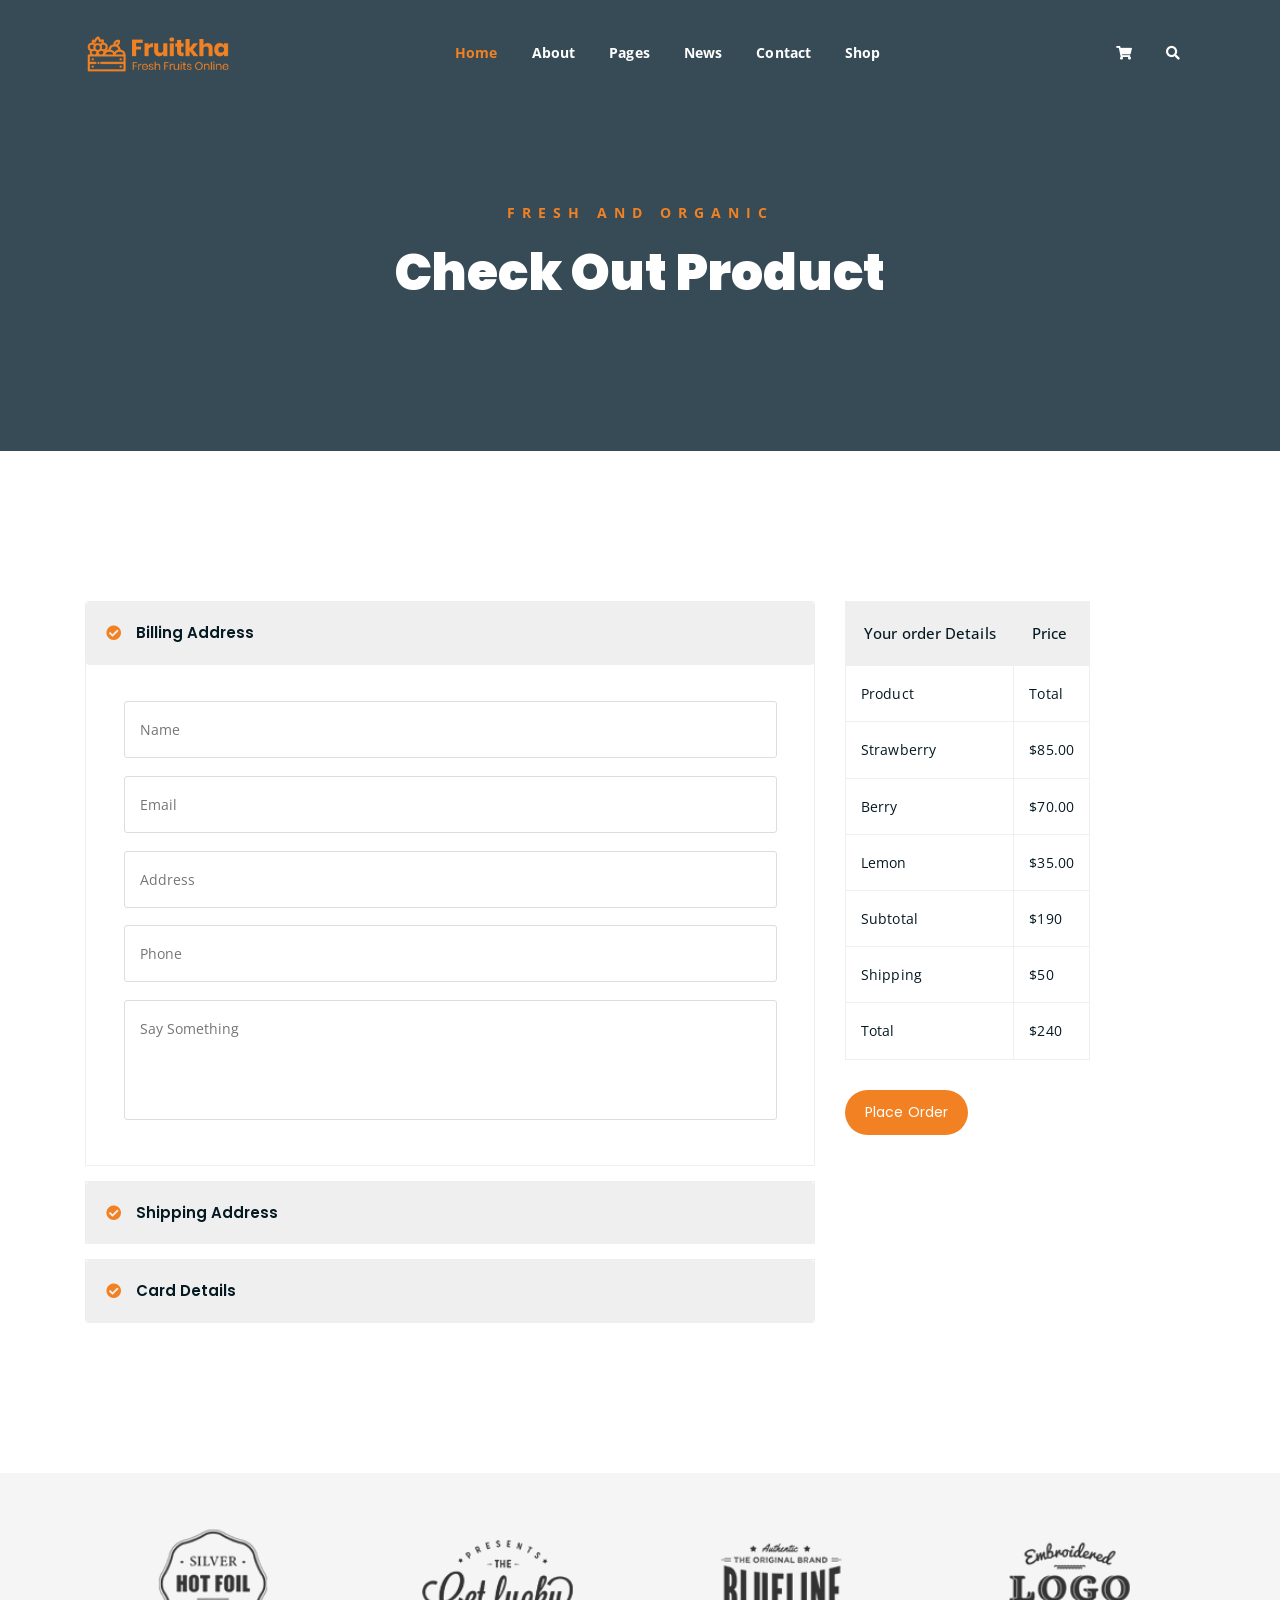
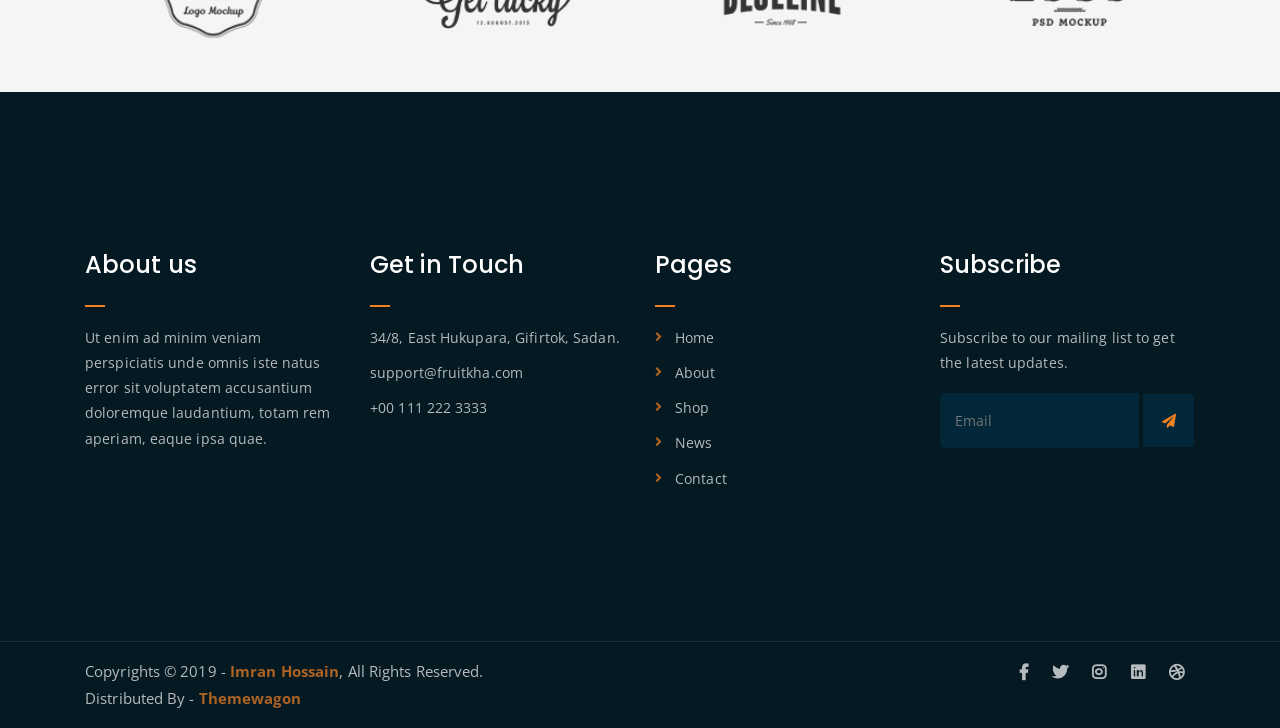
<file: Project/Assets/Templates/Main/checkout.html>
<!DOCTYPE html>
<html lang="en">
<head>
	<meta charset="UTF-8">
	<meta http-equiv="X-UA-Compatible" content="IE=edge">
	<meta name="viewport" content="width=device-width, initial-scale=1">
	<meta name="description" content="Responsive Bootstrap4 Shop Template, Created by Imran Hossain from https://imransdesign.com/">

	<!-- title -->
	<title>Check Out</title>

	<!-- favicon -->
	<link rel="shortcut icon" type="image/png" href="assets/img/favicon.png">
	<!-- google font -->
	<link href="https://fonts.googleapis.com/css?family=Open+Sans:300,400,700" rel="stylesheet">
	<link href="https://fonts.googleapis.com/css?family=Poppins:400,700&display=swap" rel="stylesheet">
	<!-- fontawesome -->
	<link rel="stylesheet" href="assets/css/all.min.css">
	<!-- bootstrap -->
	<link rel="stylesheet" href="assets/bootstrap/css/bootstrap.min.css">
	<!-- owl carousel -->
	<link rel="stylesheet" href="assets/css/owl.carousel.css">
	<!-- magnific popup -->
	<link rel="stylesheet" href="assets/css/magnific-popup.css">
	<!-- animate css -->
	<link rel="stylesheet" href="assets/css/animate.css">
	<!-- mean menu css -->
	<link rel="stylesheet" href="assets/css/meanmenu.min.css">
	<!-- main style -->
	<link rel="stylesheet" href="assets/css/main.css">
	<!-- responsive -->
	<link rel="stylesheet" href="assets/css/responsive.css">

</head>
<body>
	
	<!--PreLoader-->
    <div class="loader">
        <div class="loader-inner">
            <div class="circle"></div>
        </div>
    </div>
    <!--PreLoader Ends-->
	
	<!-- header -->
	<div class="top-header-area" id="sticker">
		<div class="container">
			<div class="row">
				<div class="col-lg-12 col-sm-12 text-center">
					<div class="main-menu-wrap">
						<!-- logo -->
						<div class="site-logo">
							<a href="index.html">
								<img src="assets/img/logo.png" alt="">
							</a>
						</div>
						<!-- logo -->

						<!-- menu start -->
						<nav class="main-menu">
							<ul>
								<li class="current-list-item"><a href="#">Home</a>
									<ul class="sub-menu">
										<li><a href="index.html">Static Home</a></li>
										<li><a href="index_2.html">Slider Home</a></li>
									</ul>
								</li>
								<li><a href="about.html">About</a></li>
								<li><a href="#">Pages</a>
									<ul class="sub-menu">
										<li><a href="404.html">404 page</a></li>
										<li><a href="about.html">About</a></li>
										<li><a href="cart.html">Cart</a></li>
										<li><a href="checkout.html">Check Out</a></li>
										<li><a href="contact.html">Contact</a></li>
										<li><a href="news.html">News</a></li>
										<li><a href="shop.html">Shop</a></li>
									</ul>
								</li>
								<li><a href="news.html">News</a>
									<ul class="sub-menu">
										<li><a href="news.html">News</a></li>
										<li><a href="single-news.html">Single News</a></li>
									</ul>
								</li>
								<li><a href="contact.html">Contact</a></li>
								<li><a href="shop.html">Shop</a>
									<ul class="sub-menu">
										<li><a href="shop.html">Shop</a></li>
										<li><a href="checkout.html">Check Out</a></li>
										<li><a href="single-product.html">Single Product</a></li>
										<li><a href="cart.html">Cart</a></li>
									</ul>
								</li>
								<li>
									<div class="header-icons">
										<a class="shopping-cart" href="cart.html"><i class="fas fa-shopping-cart"></i></a>
										<a class="mobile-hide search-bar-icon" href="#"><i class="fas fa-search"></i></a>
									</div>
								</li>
							</ul>
						</nav>
						<a class="mobile-show search-bar-icon" href="#"><i class="fas fa-search"></i></a>
						<div class="mobile-menu"></div>
						<!-- menu end -->
					</div>
				</div>
			</div>
		</div>
	</div>
	<!-- end header -->

	<!-- search area -->
	<div class="search-area">
		<div class="container">
			<div class="row">
				<div class="col-lg-12">
					<span class="close-btn"><i class="fas fa-window-close"></i></span>
					<div class="search-bar">
						<div class="search-bar-tablecell">
							<h3>Search For:</h3>
							<input type="text" placeholder="Keywords">
							<button type="submit">Search <i class="fas fa-search"></i></button>
						</div>
					</div>
				</div>
			</div>
		</div>
	</div>
	<!-- end search arewa -->
	
	<!-- breadcrumb-section -->
	<div class="breadcrumb-section breadcrumb-bg">
		<div class="container">
			<div class="row">
				<div class="col-lg-8 offset-lg-2 text-center">
					<div class="breadcrumb-text">
						<p>Fresh and Organic</p>
						<h1>Check Out Product</h1>
					</div>
				</div>
			</div>
		</div>
	</div>
	<!-- end breadcrumb section -->

	<!-- check out section -->
	<div class="checkout-section mt-150 mb-150">
		<div class="container">
			<div class="row">
				<div class="col-lg-8">
					<div class="checkout-accordion-wrap">
						<div class="accordion" id="accordionExample">
						  <div class="card single-accordion">
						    <div class="card-header" id="headingOne">
						      <h5 class="mb-0">
						        <button class="btn btn-link" type="button" data-toggle="collapse" data-target="#collapseOne" aria-expanded="true" aria-controls="collapseOne">
						          Billing Address
						        </button>
						      </h5>
						    </div>

						    <div id="collapseOne" class="collapse show" aria-labelledby="headingOne" data-parent="#accordionExample">
						      <div class="card-body">
						        <div class="billing-address-form">
						        	<form action="index.html">
						        		<p><input type="text" placeholder="Name"></p>
						        		<p><input type="email" placeholder="Email"></p>
						        		<p><input type="text" placeholder="Address"></p>
						        		<p><input type="tel" placeholder="Phone"></p>
						        		<p><textarea name="bill" id="bill" cols="30" rows="10" placeholder="Say Something"></textarea></p>
						        	</form>
						        </div>
						      </div>
						    </div>
						  </div>
						  <div class="card single-accordion">
						    <div class="card-header" id="headingTwo">
						      <h5 class="mb-0">
						        <button class="btn btn-link collapsed" type="button" data-toggle="collapse" data-target="#collapseTwo" aria-expanded="false" aria-controls="collapseTwo">
						          Shipping Address
						        </button>
						      </h5>
						    </div>
						    <div id="collapseTwo" class="collapse" aria-labelledby="headingTwo" data-parent="#accordionExample">
						      <div class="card-body">
						        <div class="shipping-address-form">
						        	<p>Your shipping address form is here.</p>
						        </div>
						      </div>
						    </div>
						  </div>
						  <div class="card single-accordion">
						    <div class="card-header" id="headingThree">
						      <h5 class="mb-0">
						        <button class="btn btn-link collapsed" type="button" data-toggle="collapse" data-target="#collapseThree" aria-expanded="false" aria-controls="collapseThree">
						          Card Details
						        </button>
						      </h5>
						    </div>
						    <div id="collapseThree" class="collapse" aria-labelledby="headingThree" data-parent="#accordionExample">
						      <div class="card-body">
						        <div class="card-details">
						        	<p>Your card details goes here.</p>
						        </div>
						      </div>
						    </div>
						  </div>
						</div>

					</div>
				</div>

				<div class="col-lg-4">
					<div class="order-details-wrap">
						<table class="order-details">
							<thead>
								<tr>
									<th>Your order Details</th>
									<th>Price</th>
								</tr>
							</thead>
							<tbody class="order-details-body">
								<tr>
									<td>Product</td>
									<td>Total</td>
								</tr>
								<tr>
									<td>Strawberry</td>
									<td>$85.00</td>
								</tr>
								<tr>
									<td>Berry</td>
									<td>$70.00</td>
								</tr>
								<tr>
									<td>Lemon</td>
									<td>$35.00</td>
								</tr>
							</tbody>
							<tbody class="checkout-details">
								<tr>
									<td>Subtotal</td>
									<td>$190</td>
								</tr>
								<tr>
									<td>Shipping</td>
									<td>$50</td>
								</tr>
								<tr>
									<td>Total</td>
									<td>$240</td>
								</tr>
							</tbody>
						</table>
						<a href="#" class="boxed-btn">Place Order</a>
					</div>
				</div>
			</div>
		</div>
	</div>
	<!-- end check out section -->

	<!-- logo carousel -->
	<div class="logo-carousel-section">
		<div class="container">
			<div class="row">
				<div class="col-lg-12">
					<div class="logo-carousel-inner">
						<div class="single-logo-item">
							<img src="assets/img/company-logos/1.png" alt="">
						</div>
						<div class="single-logo-item">
							<img src="assets/img/company-logos/2.png" alt="">
						</div>
						<div class="single-logo-item">
							<img src="assets/img/company-logos/3.png" alt="">
						</div>
						<div class="single-logo-item">
							<img src="assets/img/company-logos/4.png" alt="">
						</div>
						<div class="single-logo-item">
							<img src="assets/img/company-logos/5.png" alt="">
						</div>
					</div>
				</div>
			</div>
		</div>
	</div>
	<!-- end logo carousel -->

	<!-- footer -->
	<div class="footer-area">
		<div class="container">
			<div class="row">
				<div class="col-lg-3 col-md-6">
					<div class="footer-box about-widget">
						<h2 class="widget-title">About us</h2>
						<p>Ut enim ad minim veniam perspiciatis unde omnis iste natus error sit voluptatem accusantium doloremque laudantium, totam rem aperiam, eaque ipsa quae.</p>
					</div>
				</div>
				<div class="col-lg-3 col-md-6">
					<div class="footer-box get-in-touch">
						<h2 class="widget-title">Get in Touch</h2>
						<ul>
							<li>34/8, East Hukupara, Gifirtok, Sadan.</li>
							<li>support@fruitkha.com</li>
							<li>+00 111 222 3333</li>
						</ul>
					</div>
				</div>
				<div class="col-lg-3 col-md-6">
					<div class="footer-box pages">
						<h2 class="widget-title">Pages</h2>
						<ul>
							<li><a href="index.html">Home</a></li>
							<li><a href="about.html">About</a></li>
							<li><a href="services.html">Shop</a></li>
							<li><a href="news.html">News</a></li>
							<li><a href="contact.html">Contact</a></li>
						</ul>
					</div>
				</div>
				<div class="col-lg-3 col-md-6">
					<div class="footer-box subscribe">
						<h2 class="widget-title">Subscribe</h2>
						<p>Subscribe to our mailing list to get the latest updates.</p>
						<form action="index.html">
							<input type="email" placeholder="Email">
							<button type="submit"><i class="fas fa-paper-plane"></i></button>
						</form>
					</div>
				</div>
			</div>
		</div>
	</div>
	<!-- end footer -->
	
	<!-- copyright -->
	<div class="copyright">
		<div class="container">
			<div class="row">
				<div class="col-lg-6 col-md-12">
					<p>Copyrights &copy; 2019 - <a href="https://imransdesign.com/">Imran Hossain</a>,  All Rights Reserved.<br>
						Distributed By - <a href="https://themewagon.com/">Themewagon</a>
					</p>
				</div>
				<div class="col-lg-6 text-right col-md-12">
					<div class="social-icons">
						<ul>
							<li><a href="#" target="_blank"><i class="fab fa-facebook-f"></i></a></li>
							<li><a href="#" target="_blank"><i class="fab fa-twitter"></i></a></li>
							<li><a href="#" target="_blank"><i class="fab fa-instagram"></i></a></li>
							<li><a href="#" target="_blank"><i class="fab fa-linkedin"></i></a></li>
							<li><a href="#" target="_blank"><i class="fab fa-dribbble"></i></a></li>
						</ul>
					</div>
				</div>
			</div>
		</div>
	</div>
	<!-- end copyright -->
	
	<!-- jquery -->
	<script src="assets/js/jquery-1.11.3.min.js"></script>
	<!-- bootstrap -->
	<script src="assets/bootstrap/js/bootstrap.min.js"></script>
	<!-- count down -->
	<script src="assets/js/jquery.countdown.js"></script>
	<!-- isotope -->
	<script src="assets/js/jquery.isotope-3.0.6.min.js"></script>
	<!-- waypoints -->
	<script src="assets/js/waypoints.js"></script>
	<!-- owl carousel -->
	<script src="assets/js/owl.carousel.min.js"></script>
	<!-- magnific popup -->
	<script src="assets/js/jquery.magnific-popup.min.js"></script>
	<!-- mean menu -->
	<script src="assets/js/jquery.meanmenu.min.js"></script>
	<!-- sticker js -->
	<script src="assets/js/sticker.js"></script>
	<!-- main js -->
	<script src="assets/js/main.js"></script>

</body>
</html>
</file>
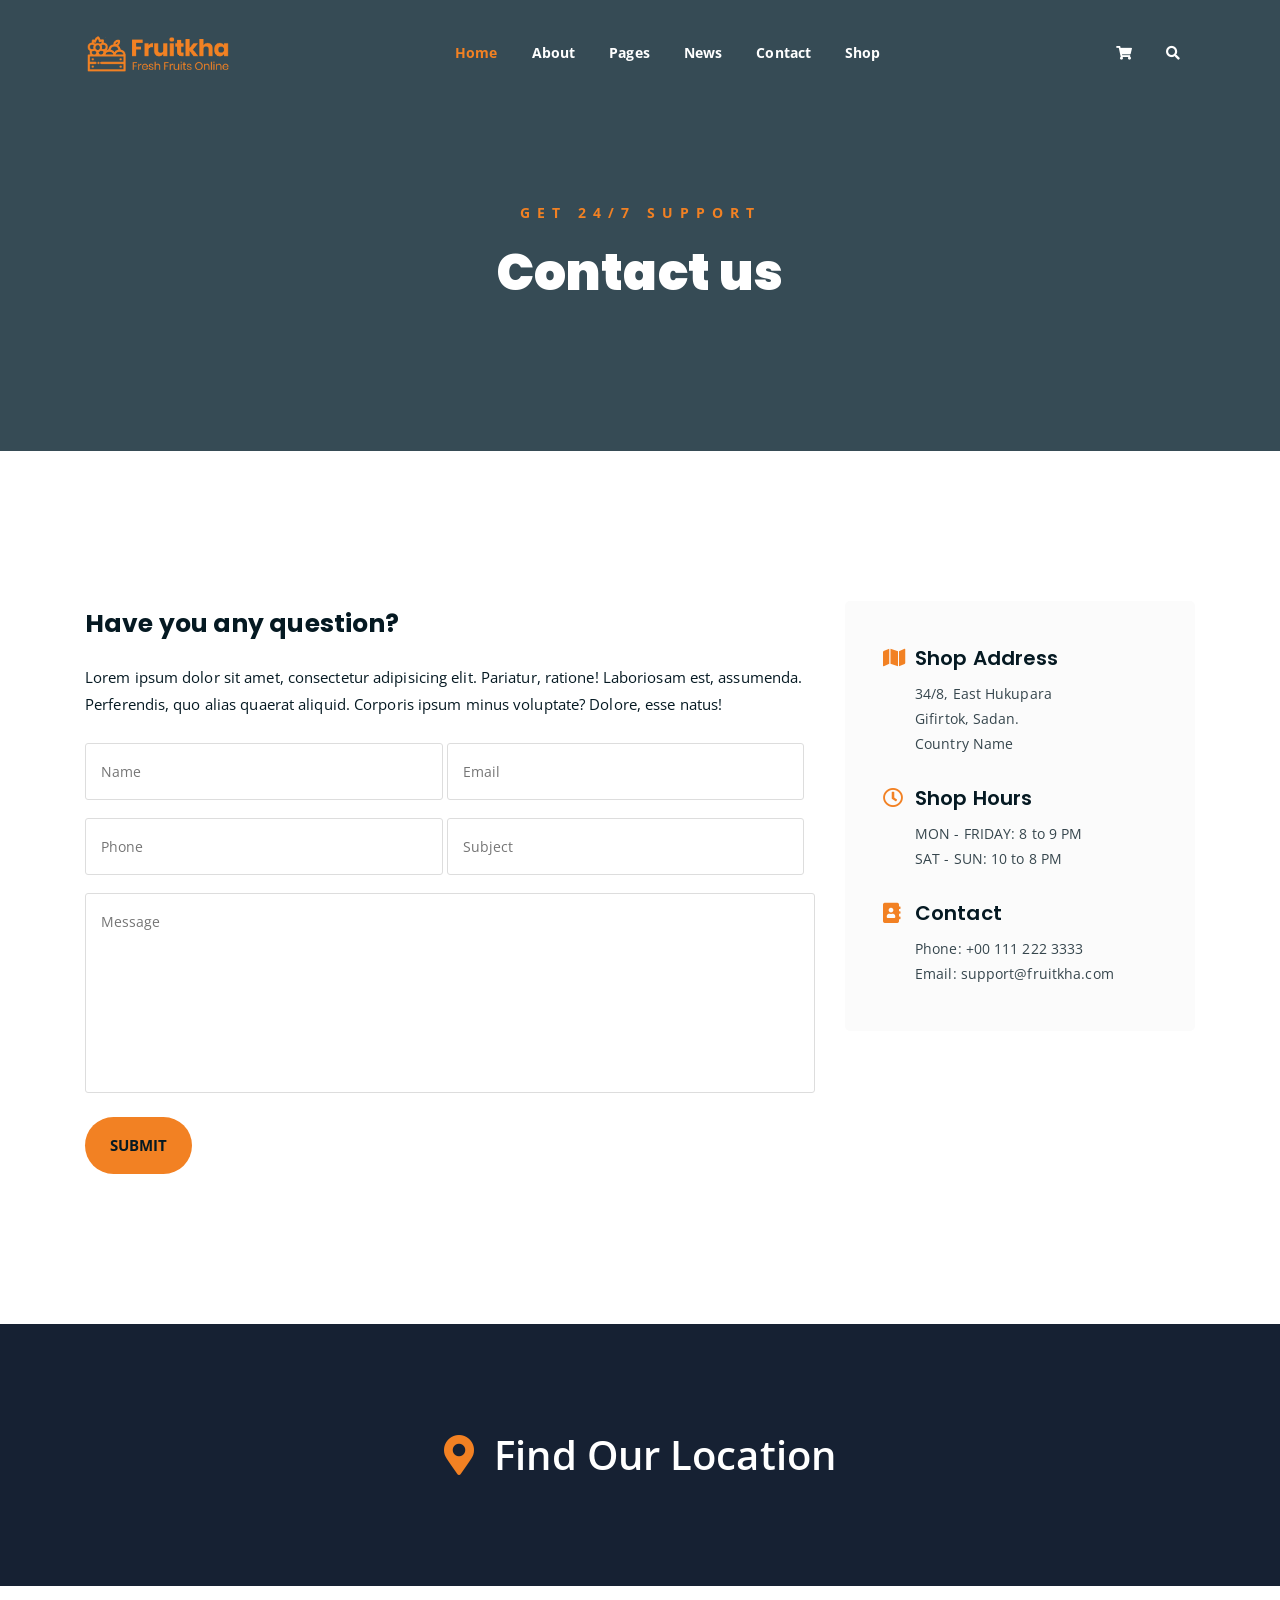
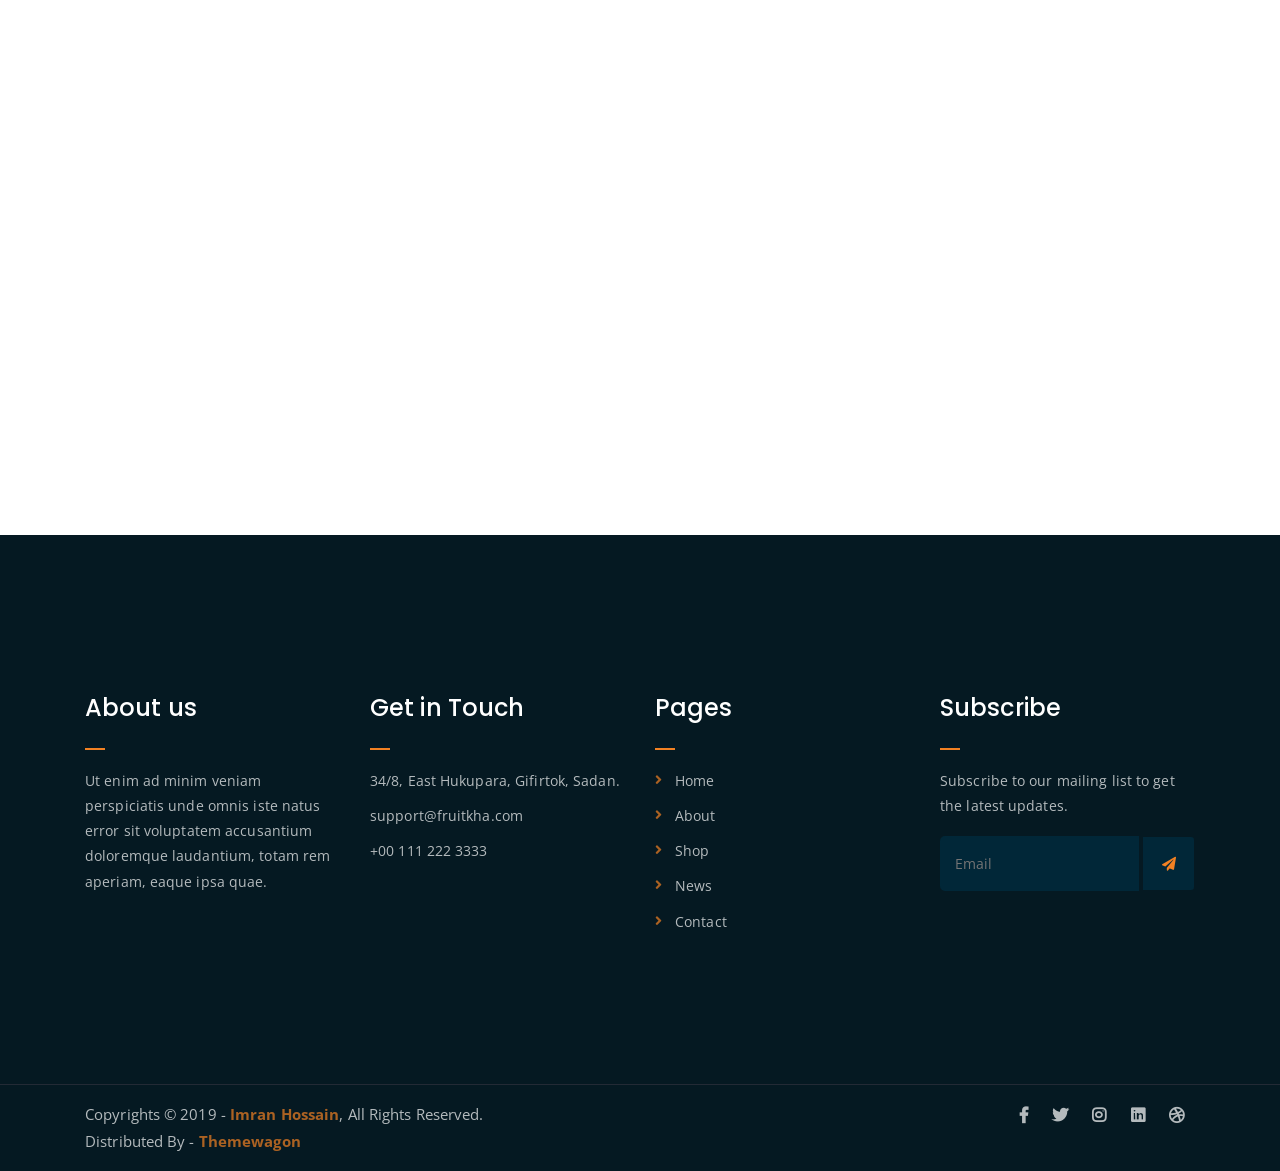
<file: Project/Assets/Templates/Main/contact.html>
<!DOCTYPE html>
<html lang="en">
<head>
	<meta charset="UTF-8">
	<meta http-equiv="X-UA-Compatible" content="IE=edge">
	<meta name="viewport" content="width=device-width, initial-scale=1">
	<meta name="description" content="Responsive Bootstrap4 Shop Template, Created by Imran Hossain from https://imransdesign.com/">

	<!-- title -->
	<title>Contact</title>

	<!-- favicon -->
	<link rel="shortcut icon" type="image/png" href="assets/img/favicon.png">
	<!-- google font -->
	<link href="https://fonts.googleapis.com/css?family=Open+Sans:300,400,700" rel="stylesheet">
	<link href="https://fonts.googleapis.com/css?family=Poppins:400,700&display=swap" rel="stylesheet">
	<!-- fontawesome -->
	<link rel="stylesheet" href="assets/css/all.min.css">
	<!-- bootstrap -->
	<link rel="stylesheet" href="assets/bootstrap/css/bootstrap.min.css">
	<!-- owl carousel -->
	<link rel="stylesheet" href="assets/css/owl.carousel.css">
	<!-- magnific popup -->
	<link rel="stylesheet" href="assets/css/magnific-popup.css">
	<!-- animate css -->
	<link rel="stylesheet" href="assets/css/animate.css">
	<!-- mean menu css -->
	<link rel="stylesheet" href="assets/css/meanmenu.min.css">
	<!-- main style -->
	<link rel="stylesheet" href="assets/css/main.css">
	<!-- responsive -->
	<link rel="stylesheet" href="assets/css/responsive.css">

</head>
<body>
	
	<!--PreLoader-->
    <div class="loader">
        <div class="loader-inner">
            <div class="circle"></div>
        </div>
    </div>
    <!--PreLoader Ends-->
	
	<!-- header -->
	<div class="top-header-area" id="sticker">
		<div class="container">
			<div class="row">
				<div class="col-lg-12 col-sm-12 text-center">
					<div class="main-menu-wrap">
						<!-- logo -->
						<div class="site-logo">
							<a href="index.html">
								<img src="assets/img/logo.png" alt="">
							</a>
						</div>
						<!-- logo -->

						<!-- menu start -->
						<nav class="main-menu">
							<ul>
								<li class="current-list-item"><a href="#">Home</a>
									<ul class="sub-menu">
										<li><a href="index.html">Static Home</a></li>
										<li><a href="index_2.html">Slider Home</a></li>
									</ul>
								</li>
								<li><a href="about.html">About</a></li>
								<li><a href="#">Pages</a>
									<ul class="sub-menu">
										<li><a href="404.html">404 page</a></li>
										<li><a href="about.html">About</a></li>
										<li><a href="cart.html">Cart</a></li>
										<li><a href="checkout.html">Check Out</a></li>
										<li><a href="contact.html">Contact</a></li>
										<li><a href="news.html">News</a></li>
										<li><a href="shop.html">Shop</a></li>
									</ul>
								</li>
								<li><a href="news.html">News</a>
									<ul class="sub-menu">
										<li><a href="news.html">News</a></li>
										<li><a href="single-news.html">Single News</a></li>
									</ul>
								</li>
								<li><a href="contact.html">Contact</a></li>
								<li><a href="shop.html">Shop</a>
									<ul class="sub-menu">
										<li><a href="shop.html">Shop</a></li>
										<li><a href="checkout.html">Check Out</a></li>
										<li><a href="single-product.html">Single Product</a></li>
										<li><a href="cart.html">Cart</a></li>
									</ul>
								</li>
								<li>
									<div class="header-icons">
										<a class="shopping-cart" href="cart.html"><i class="fas fa-shopping-cart"></i></a>
										<a class="mobile-hide search-bar-icon" href="#"><i class="fas fa-search"></i></a>
									</div>
								</li>
							</ul>
						</nav>
						<a class="mobile-show search-bar-icon" href="#"><i class="fas fa-search"></i></a>
						<div class="mobile-menu"></div>
						<!-- menu end -->
					</div>
				</div>
			</div>
		</div>
	</div>
	<!-- end header -->

	<!-- search area -->
	<div class="search-area">
		<div class="container">
			<div class="row">
				<div class="col-lg-12">
					<span class="close-btn"><i class="fas fa-window-close"></i></span>
					<div class="search-bar">
						<div class="search-bar-tablecell">
							<h3>Search For:</h3>
							<input type="text" placeholder="Keywords">
							<button type="submit">Search <i class="fas fa-search"></i></button>
						</div>
					</div>
				</div>
			</div>
		</div>
	</div>
	<!-- end search arewa -->
	
	<!-- breadcrumb-section -->
	<div class="breadcrumb-section breadcrumb-bg">
		<div class="container">
			<div class="row">
				<div class="col-lg-8 offset-lg-2 text-center">
					<div class="breadcrumb-text">
						<p>Get 24/7 Support</p>
						<h1>Contact us</h1>
					</div>
				</div>
			</div>
		</div>
	</div>
	<!-- end breadcrumb section -->

	<!-- contact form -->
	<div class="contact-from-section mt-150 mb-150">
		<div class="container">
			<div class="row">
				<div class="col-lg-8 mb-5 mb-lg-0">
					<div class="form-title">
						<h2>Have you any question?</h2>
						<p>Lorem ipsum dolor sit amet, consectetur adipisicing elit. Pariatur, ratione! Laboriosam est, assumenda. Perferendis, quo alias quaerat aliquid. Corporis ipsum minus voluptate? Dolore, esse natus!</p>
					</div>
				 	<div id="form_status"></div>
					<div class="contact-form">
						<form type="POST" id="fruitkha-contact" onSubmit="return valid_datas( this );">
							<p>
								<input type="text" placeholder="Name" name="name" id="name">
								<input type="email" placeholder="Email" name="email" id="email">
							</p>
							<p>
								<input type="tel" placeholder="Phone" name="phone" id="phone">
								<input type="text" placeholder="Subject" name="subject" id="subject">
							</p>
							<p><textarea name="message" id="message" cols="30" rows="10" placeholder="Message"></textarea></p>
							<input type="hidden" name="token" value="FsWga4&@f6aw" />
							<p><input type="submit" value="Submit"></p>
						</form>
					</div>
				</div>
				<div class="col-lg-4">
					<div class="contact-form-wrap">
						<div class="contact-form-box">
							<h4><i class="fas fa-map"></i> Shop Address</h4>
							<p>34/8, East Hukupara <br> Gifirtok, Sadan. <br> Country Name</p>
						</div>
						<div class="contact-form-box">
							<h4><i class="far fa-clock"></i> Shop Hours</h4>
							<p>MON - FRIDAY: 8 to 9 PM <br> SAT - SUN: 10 to 8 PM </p>
						</div>
						<div class="contact-form-box">
							<h4><i class="fas fa-address-book"></i> Contact</h4>
							<p>Phone: +00 111 222 3333 <br> Email: support@fruitkha.com</p>
						</div>
					</div>
				</div>
			</div>
		</div>
	</div>
	<!-- end contact form -->

	<!-- find our location -->
	<div class="find-location blue-bg">
		<div class="container">
			<div class="row">
				<div class="col-lg-12 text-center">
					<p> <i class="fas fa-map-marker-alt"></i> Find Our Location</p>
				</div>
			</div>
		</div>
	</div>
	<!-- end find our location -->

	<!-- google map section -->
	<div class="embed-responsive embed-responsive-21by9">
		<iframe src="https://www.google.com/maps/embed?pb=!1m18!1m12!1m3!1d26432.42324808999!2d-118.34398767954286!3d34.09378509738966!2m3!1f0!2f0!3f0!3m2!1i1024!2i768!4f13.1!3m3!1m2!1s0x80c2bf07045279bf%3A0xf67a9a6797bdfae4!2sHollywood%2C%20Los%20Angeles%2C%20CA%2C%20USA!5e0!3m2!1sen!2sbd!4v1576846473265!5m2!1sen!2sbd" width="600" height="450" frameborder="0" style="border:0;" allowfullscreen="" class="embed-responsive-item"></iframe>
	</div>
	<!-- end google map section -->


	<!-- footer -->
	<div class="footer-area">
		<div class="container">
			<div class="row">
				<div class="col-lg-3 col-md-6">
					<div class="footer-box about-widget">
						<h2 class="widget-title">About us</h2>
						<p>Ut enim ad minim veniam perspiciatis unde omnis iste natus error sit voluptatem accusantium doloremque laudantium, totam rem aperiam, eaque ipsa quae.</p>
					</div>
				</div>
				<div class="col-lg-3 col-md-6">
					<div class="footer-box get-in-touch">
						<h2 class="widget-title">Get in Touch</h2>
						<ul>
							<li>34/8, East Hukupara, Gifirtok, Sadan.</li>
							<li>support@fruitkha.com</li>
							<li>+00 111 222 3333</li>
						</ul>
					</div>
				</div>
				<div class="col-lg-3 col-md-6">
					<div class="footer-box pages">
						<h2 class="widget-title">Pages</h2>
						<ul>
							<li><a href="index.html">Home</a></li>
							<li><a href="about.html">About</a></li>
							<li><a href="services.html">Shop</a></li>
							<li><a href="news.html">News</a></li>
							<li><a href="contact.html">Contact</a></li>
						</ul>
					</div>
				</div>
				<div class="col-lg-3 col-md-6">
					<div class="footer-box subscribe">
						<h2 class="widget-title">Subscribe</h2>
						<p>Subscribe to our mailing list to get the latest updates.</p>
						<form action="index.html">
							<input type="email" placeholder="Email">
							<button type="submit"><i class="fas fa-paper-plane"></i></button>
						</form>
					</div>
				</div>
			</div>
		</div>
	</div>
	<!-- end footer -->
	
	<!-- copyright -->
	<div class="copyright">
		<div class="container">
			<div class="row">
				<div class="col-lg-6 col-md-12">
					<p>Copyrights &copy; 2019 - <a href="https://imransdesign.com/">Imran Hossain</a>,  All Rights Reserved.<br>
						Distributed By - <a href="https://themewagon.com/">Themewagon</a>
					</p>
				</div>
				<div class="col-lg-6 text-right col-md-12">
					<div class="social-icons">
						<ul>
							<li><a href="#" target="_blank"><i class="fab fa-facebook-f"></i></a></li>
							<li><a href="#" target="_blank"><i class="fab fa-twitter"></i></a></li>
							<li><a href="#" target="_blank"><i class="fab fa-instagram"></i></a></li>
							<li><a href="#" target="_blank"><i class="fab fa-linkedin"></i></a></li>
							<li><a href="#" target="_blank"><i class="fab fa-dribbble"></i></a></li>
						</ul>
					</div>
				</div>
			</div>
		</div>
	</div>
	<!-- end copyright -->
	
	<!-- jquery -->
	<script src="assets/js/jquery-1.11.3.min.js"></script>
	<!-- bootstrap -->
	<script src="assets/bootstrap/js/bootstrap.min.js"></script>
	<!-- count down -->
	<script src="assets/js/jquery.countdown.js"></script>
	<!-- isotope -->
	<script src="assets/js/jquery.isotope-3.0.6.min.js"></script>
	<!-- waypoints -->
	<script src="assets/js/waypoints.js"></script>
	<!-- owl carousel -->
	<script src="assets/js/owl.carousel.min.js"></script>
	<!-- magnific popup -->
	<script src="assets/js/jquery.magnific-popup.min.js"></script>
	<!-- mean menu -->
	<script src="assets/js/jquery.meanmenu.min.js"></script>
	<!-- sticker js -->
	<script src="assets/js/sticker.js"></script>
	<!-- form validation js -->
	<script src="assets/js/form-validate.js"></script>
	<!-- main js -->
	<script src="assets/js/main.js"></script>
	
</body>
</html>
</file>
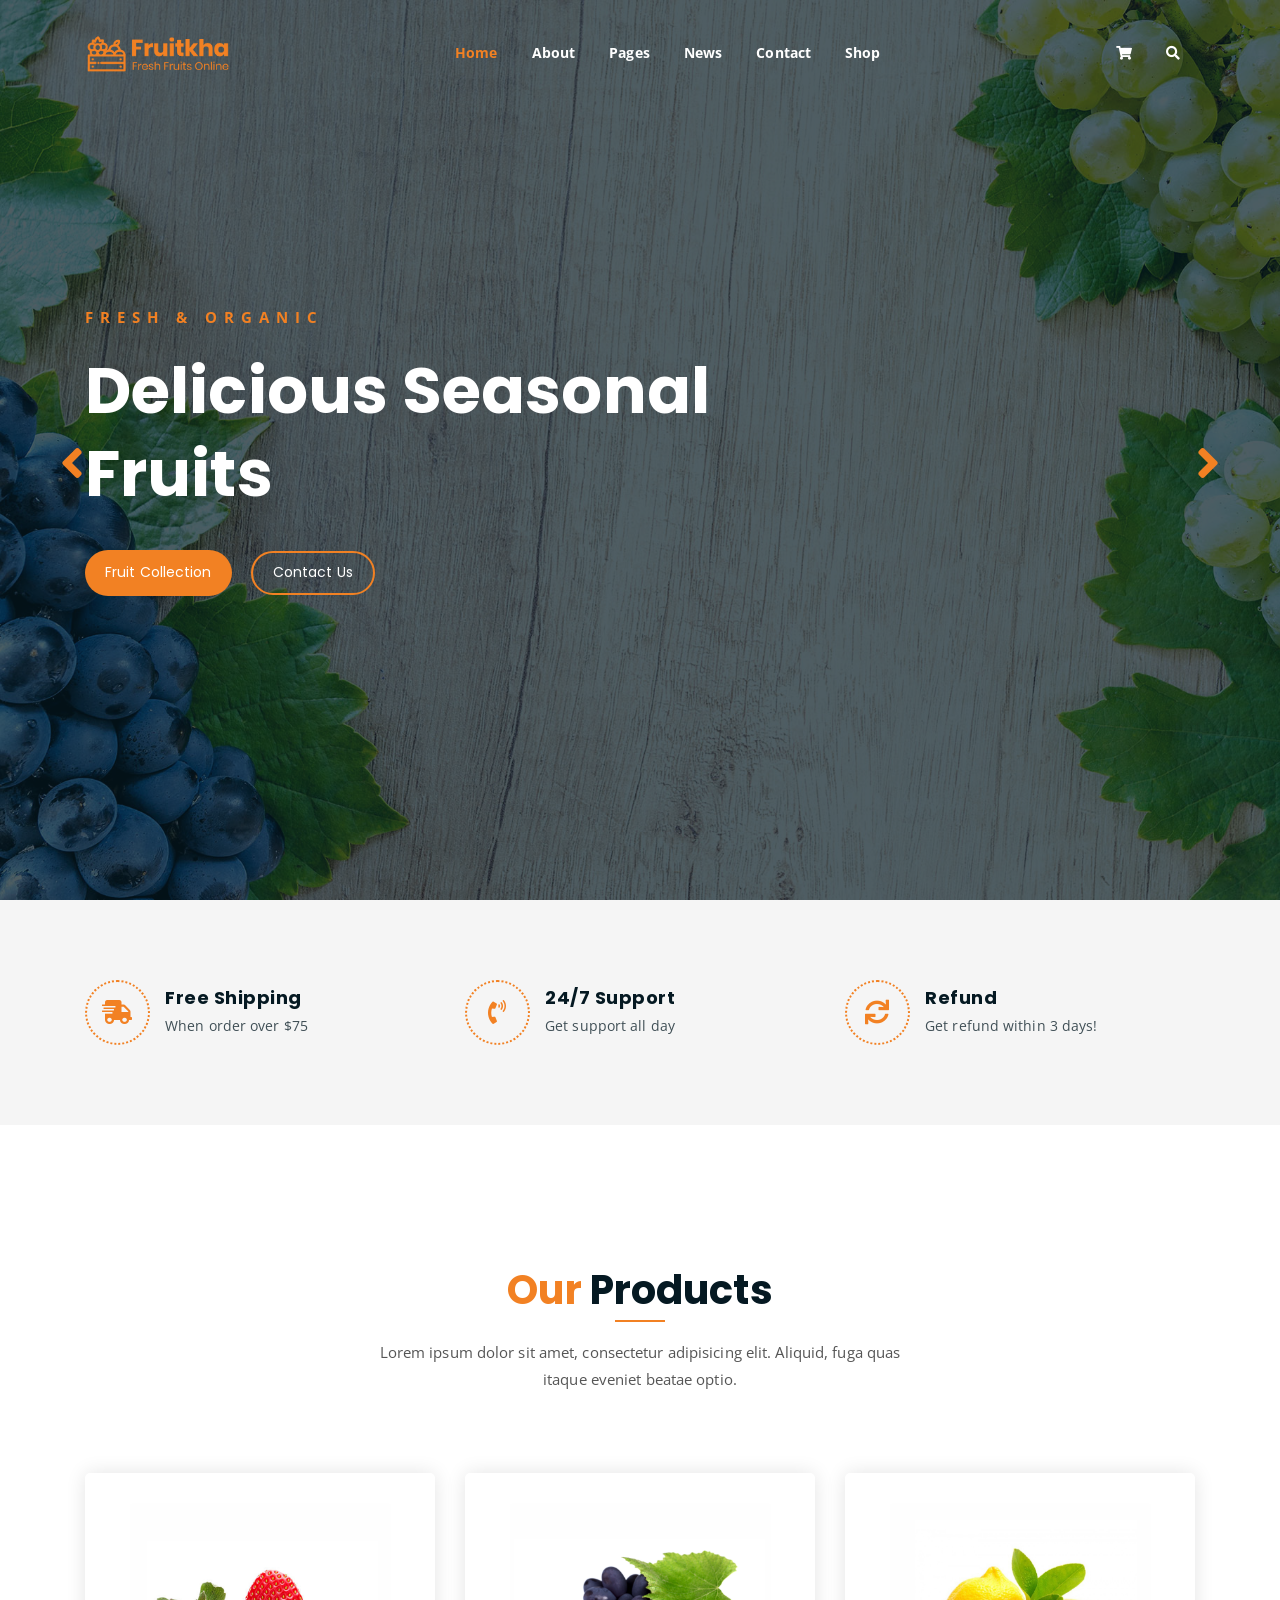
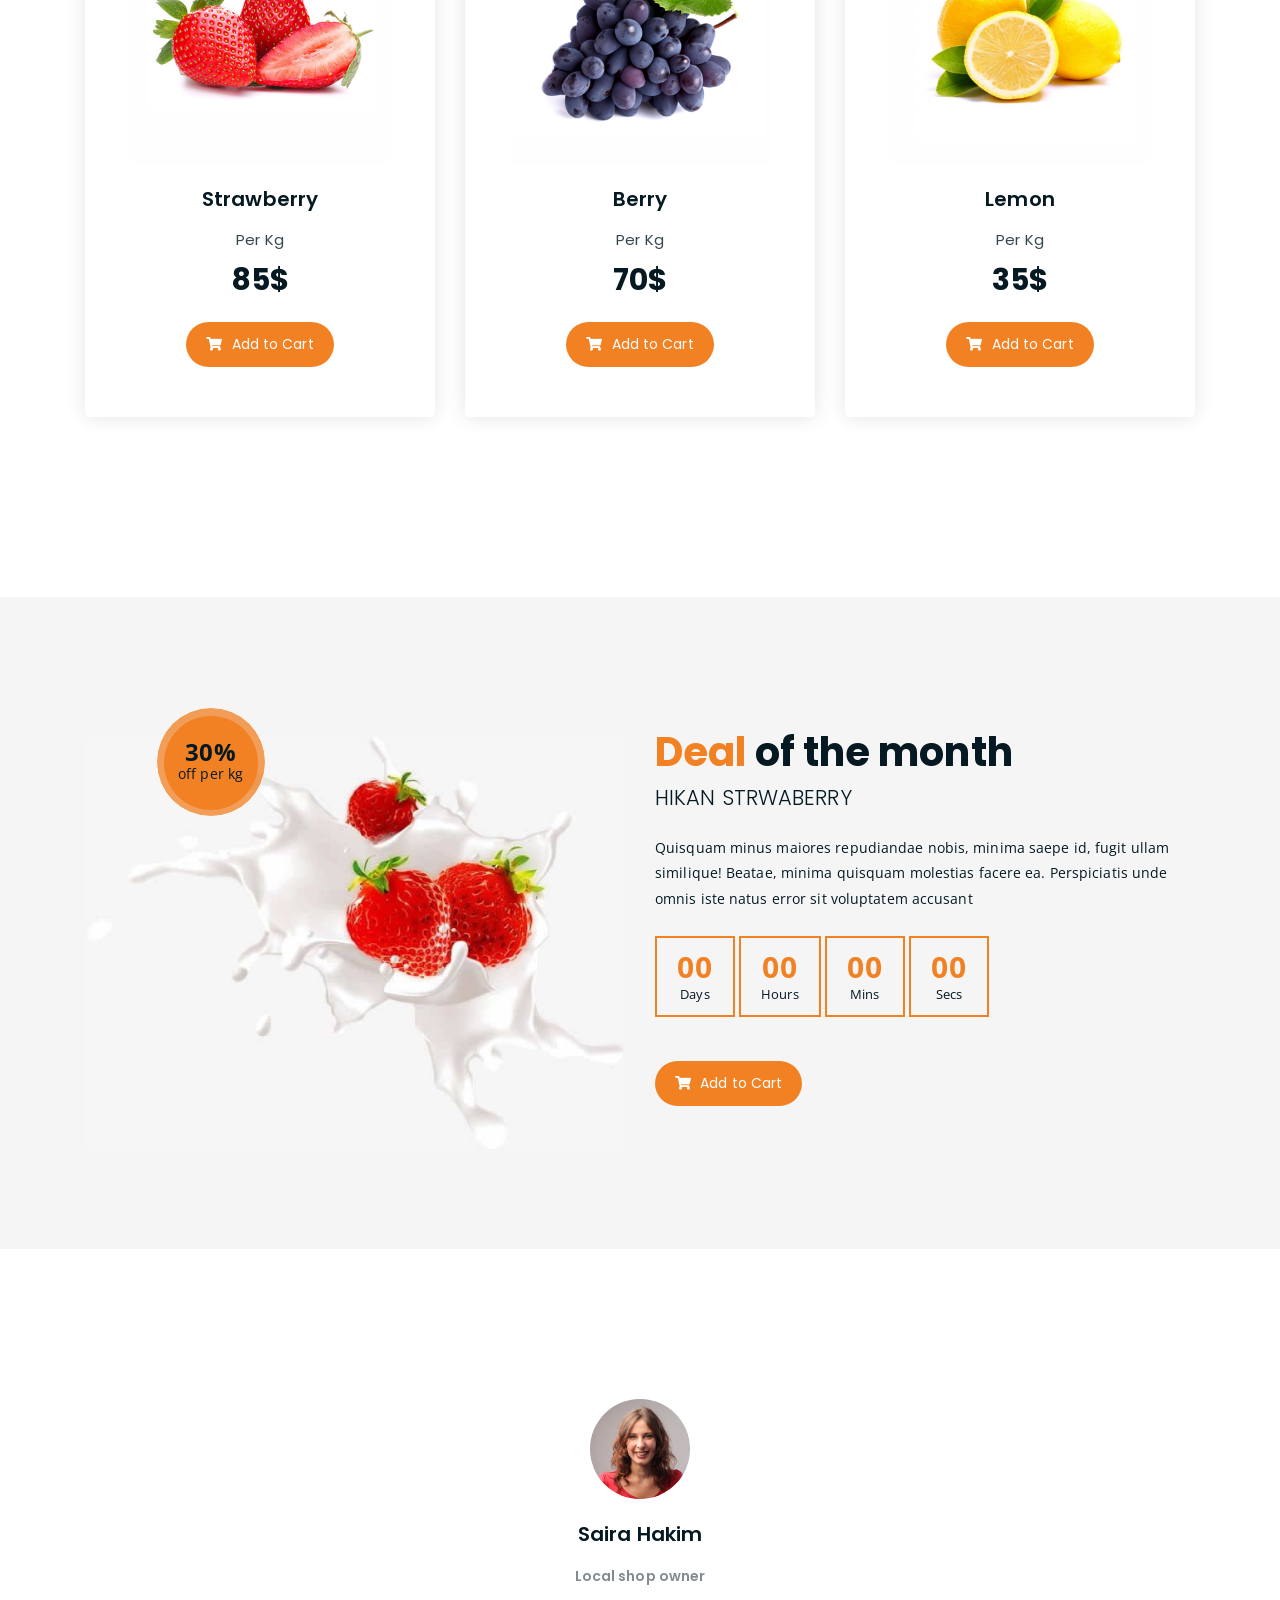
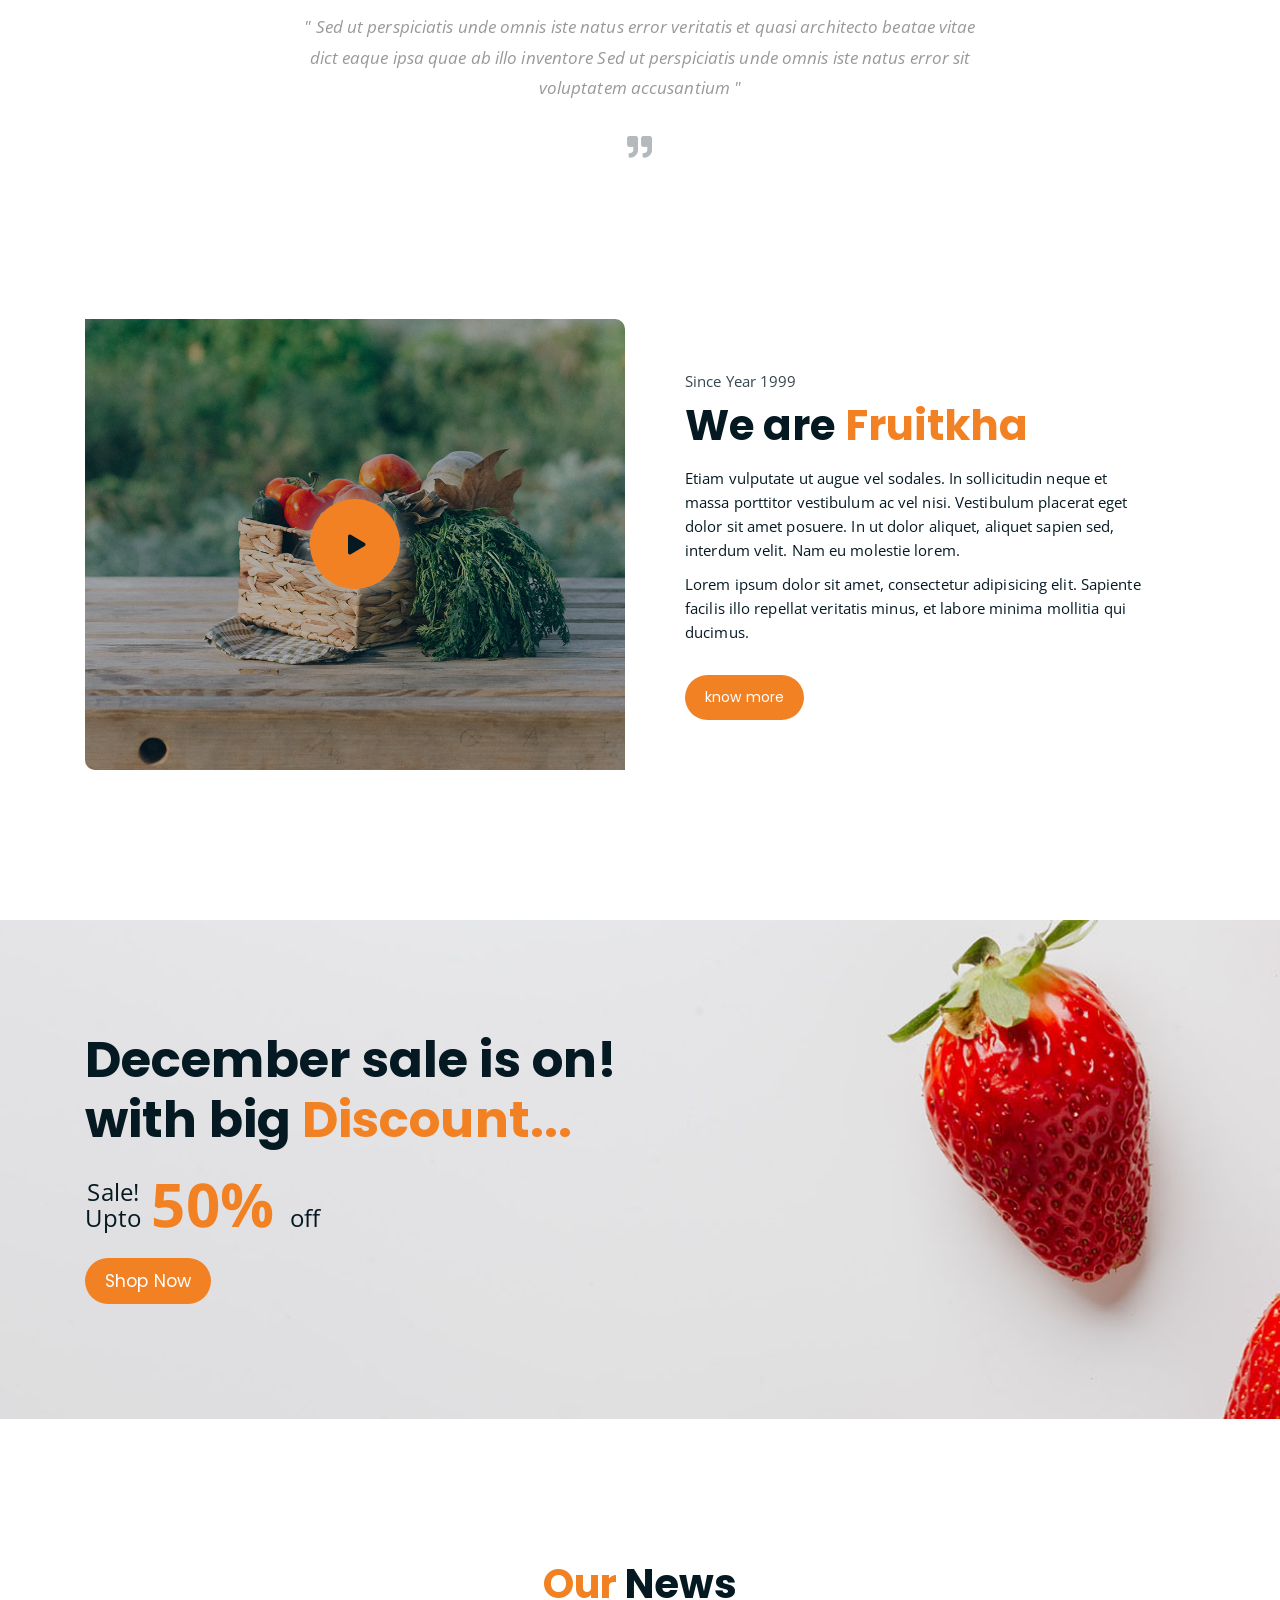
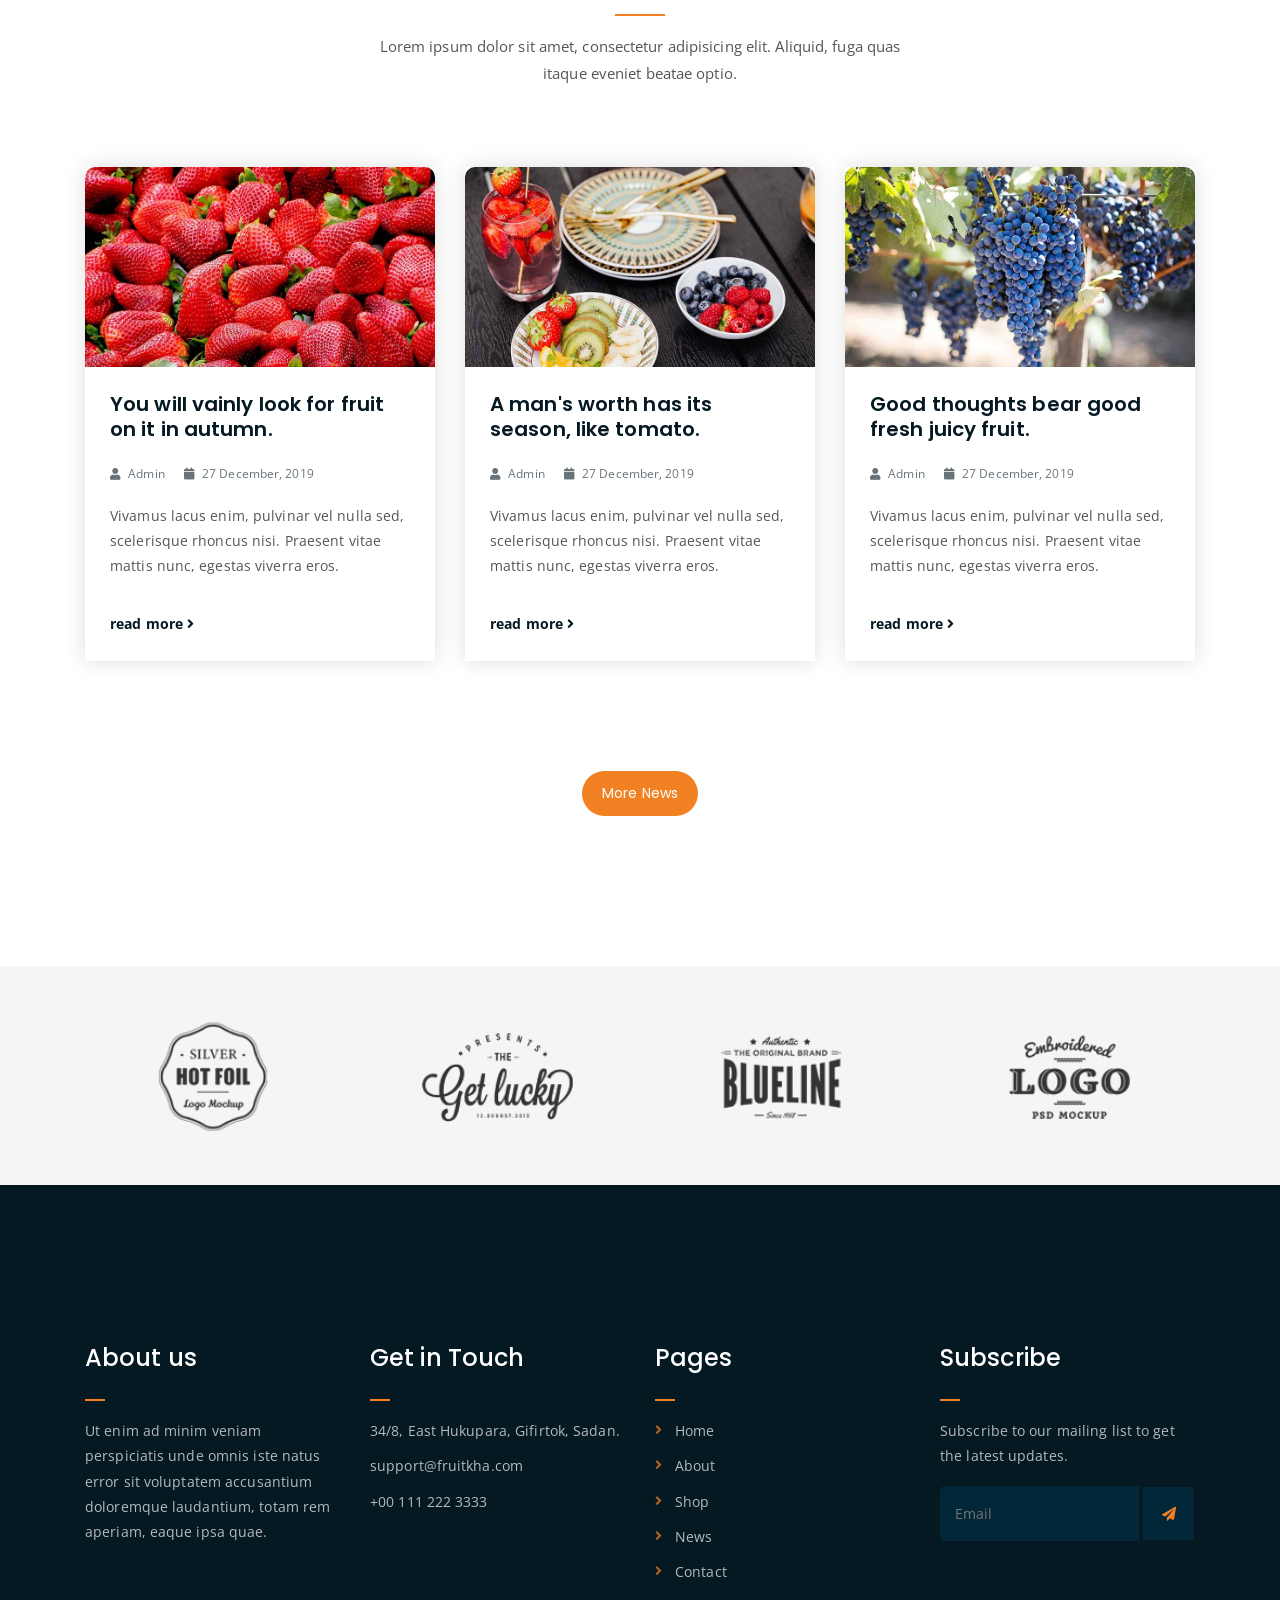
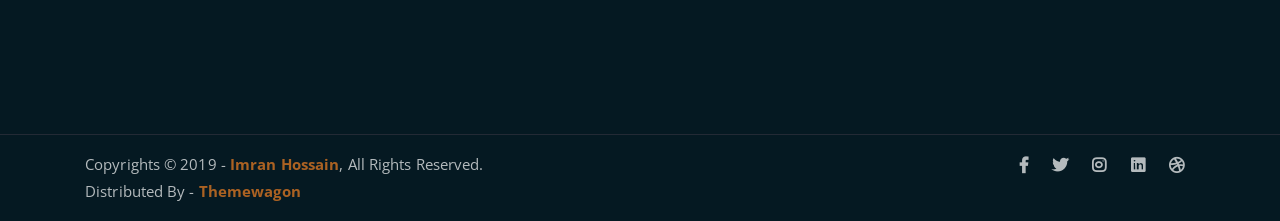
<file: Project/Assets/Templates/Main/index_2.html>
<!DOCTYPE html>
<html lang="en">
<head>
	<meta charset="UTF-8">
	<meta http-equiv="X-UA-Compatible" content="IE=edge">
	<meta name="viewport" content="width=device-width, initial-scale=1">
	<meta name="description" content="Responsive Bootstrap4 Shop Template, Created by Imran Hossain from https://imransdesign.com/">

	<!-- title -->
	<title>Fruitkha - Slider Version</title>

	<!-- favicon -->
	<link rel="shortcut icon" type="image/png" href="assets/img/favicon.png">
	<!-- google font -->
	<link href="https://fonts.googleapis.com/css?family=Open+Sans:300,400,700" rel="stylesheet">
	<link href="https://fonts.googleapis.com/css?family=Poppins:400,700&display=swap" rel="stylesheet">
	<!-- fontawesome -->
	<link rel="stylesheet" href="assets/css/all.min.css">
	<!-- bootstrap -->
	<link rel="stylesheet" href="assets/bootstrap/css/bootstrap.min.css">
	<!-- owl carousel -->
	<link rel="stylesheet" href="assets/css/owl.carousel.css">
	<!-- magnific popup -->
	<link rel="stylesheet" href="assets/css/magnific-popup.css">
	<!-- animate css -->
	<link rel="stylesheet" href="assets/css/animate.css">
	<!-- mean menu css -->
	<link rel="stylesheet" href="assets/css/meanmenu.min.css">
	<!-- main style -->
	<link rel="stylesheet" href="assets/css/main.css">
	<!-- responsive -->
	<link rel="stylesheet" href="assets/css/responsive.css">

</head>
<body>
	
	<!--PreLoader-->
    <div class="loader">
        <div class="loader-inner">
            <div class="circle"></div>
        </div>
    </div>
    <!--PreLoader Ends-->
	
	<!-- header -->
	<div class="top-header-area" id="sticker">
		<div class="container">
			<div class="row">
				<div class="col-lg-12 col-sm-12 text-center">
					<div class="main-menu-wrap">
						<!-- logo -->
						<div class="site-logo">
							<a href="index.html">
								<img src="assets/img/logo.png" alt="">
							</a>
						</div>
						<!-- logo -->

						<!-- menu start -->
						<nav class="main-menu">
							<ul>
								<li class="current-list-item"><a href="#">Home</a>
									<ul class="sub-menu">
										<li><a href="index.html">Static Home</a></li>
										<li><a href="index_2.html">Slider Home</a></li>
									</ul>
								</li>
								<li><a href="about.html">About</a></li>
								<li><a href="#">Pages</a>
									<ul class="sub-menu">
										<li><a href="404.html">404 page</a></li>
										<li><a href="about.html">About</a></li>
										<li><a href="cart.html">Cart</a></li>
										<li><a href="checkout.html">Check Out</a></li>
										<li><a href="contact.html">Contact</a></li>
										<li><a href="news.html">News</a></li>
										<li><a href="shop.html">Shop</a></li>
									</ul>
								</li>
								<li><a href="news.html">News</a>
									<ul class="sub-menu">
										<li><a href="news.html">News</a></li>
										<li><a href="single-news.html">Single News</a></li>
									</ul>
								</li>
								<li><a href="contact.html">Contact</a></li>
								<li><a href="shop.html">Shop</a>
									<ul class="sub-menu">
										<li><a href="shop.html">Shop</a></li>
										<li><a href="checkout.html">Check Out</a></li>
										<li><a href="single-product.html">Single Product</a></li>
										<li><a href="cart.html">Cart</a></li>
									</ul>
								</li>
								<li>
									<div class="header-icons">
										<a class="shopping-cart" href="cart.html"><i class="fas fa-shopping-cart"></i></a>
										<a class="mobile-hide search-bar-icon" href="#"><i class="fas fa-search"></i></a>
									</div>
								</li>
							</ul>
						</nav>
						<a class="mobile-show search-bar-icon" href="#"><i class="fas fa-search"></i></a>
						<div class="mobile-menu"></div>
						<!-- menu end -->
					</div>
				</div>
			</div>
		</div>
	</div>
	<!-- end header -->
	
	<!-- search area -->
	<div class="search-area">
		<div class="container">
			<div class="row">
				<div class="col-lg-12">
					<span class="close-btn"><i class="fas fa-window-close"></i></span>
					<div class="search-bar">
						<div class="search-bar-tablecell">
							<h3>Search For:</h3>
							<input type="text" placeholder="Keywords">
							<button type="submit">Search <i class="fas fa-search"></i></button>
						</div>
					</div>
				</div>
			</div>
		</div>
	</div>
	<!-- end search area -->

	<!-- home page slider -->
	<div class="homepage-slider">
		<!-- single home slider -->
		<div class="single-homepage-slider homepage-bg-1">
			<div class="container">
				<div class="row">
					<div class="col-md-12 col-lg-7 offset-lg-1 offset-xl-0">
						<div class="hero-text">
							<div class="hero-text-tablecell">
								<p class="subtitle">Fresh & Organic</p>
								<h1>Delicious Seasonal Fruits</h1>
								<div class="hero-btns">
									<a href="shop.html" class="boxed-btn">Fruit Collection</a>
									<a href="contact.html" class="bordered-btn">Contact Us</a>
								</div>
							</div>
						</div>
					</div>
				</div>
			</div>
		</div>
		<!-- single home slider -->
		<div class="single-homepage-slider homepage-bg-2">
			<div class="container">
				<div class="row">
					<div class="col-lg-10 offset-lg-1 text-center">
						<div class="hero-text">
							<div class="hero-text-tablecell">
								<p class="subtitle">Fresh Everyday</p>
								<h1>100% Organic Collection</h1>
								<div class="hero-btns">
									<a href="shop.html" class="boxed-btn">Visit Shop</a>
									<a href="contact.html" class="bordered-btn">Contact Us</a>
								</div>
							</div>
						</div>
					</div>
				</div>
			</div>
		</div>
		<!-- single home slider -->
		<div class="single-homepage-slider homepage-bg-3">
			<div class="container">
				<div class="row">
					<div class="col-lg-10 offset-lg-1 text-right">
						<div class="hero-text">
							<div class="hero-text-tablecell">
								<p class="subtitle">Mega Sale Going On!</p>
								<h1>Get December Discount</h1>
								<div class="hero-btns">
									<a href="shop.html" class="boxed-btn">Visit Shop</a>
									<a href="contact.html" class="bordered-btn">Contact Us</a>
								</div>
							</div>
						</div>
					</div>
				</div>
			</div>
		</div>
	</div>
	<!-- end home page slider -->

	<!-- features list section -->
	<div class="list-section pt-80 pb-80">
		<div class="container">

			<div class="row">
				<div class="col-lg-4 col-md-6 mb-4 mb-lg-0">
					<div class="list-box d-flex align-items-center">
						<div class="list-icon">
							<i class="fas fa-shipping-fast"></i>
						</div>
						<div class="content">
							<h3>Free Shipping</h3>
							<p>When order over $75</p>
						</div>
					</div>
				</div>
				<div class="col-lg-4 col-md-6 mb-4 mb-lg-0">
					<div class="list-box d-flex align-items-center">
						<div class="list-icon">
							<i class="fas fa-phone-volume"></i>
						</div>
						<div class="content">
							<h3>24/7 Support</h3>
							<p>Get support all day</p>
						</div>
					</div>
				</div>
				<div class="col-lg-4 col-md-6">
					<div class="list-box d-flex justify-content-start align-items-center">
						<div class="list-icon">
							<i class="fas fa-sync"></i>
						</div>
						<div class="content">
							<h3>Refund</h3>
							<p>Get refund within 3 days!</p>
						</div>
					</div>
				</div>
			</div>

		</div>
	</div>
	<!-- end features list section -->

	<!-- product section -->
	<div class="product-section mt-150 mb-150">
		<div class="container">
			<div class="row">
				<div class="col-lg-8 offset-lg-2 text-center">
					<div class="section-title">	
						<h3><span class="orange-text">Our</span> Products</h3>
						<p>Lorem ipsum dolor sit amet, consectetur adipisicing elit. Aliquid, fuga quas itaque eveniet beatae optio.</p>
					</div>
				</div>
			</div>

			<div class="row">
				<div class="col-lg-4 col-md-6 text-center">
					<div class="single-product-item">
						<div class="product-image">
							<a href="single-product.html"><img src="assets/img/products/product-img-1.jpg" alt=""></a>
						</div>
						<h3>Strawberry</h3>
						<p class="product-price"><span>Per Kg</span> 85$ </p>
						<a href="cart.html" class="cart-btn"><i class="fas fa-shopping-cart"></i> Add to Cart</a>
					</div>
				</div>
				<div class="col-lg-4 col-md-6 text-center">
					<div class="single-product-item">
						<div class="product-image">
							<a href="single-product.html"><img src="assets/img/products/product-img-2.jpg" alt=""></a>
						</div>
						<h3>Berry</h3>
						<p class="product-price"><span>Per Kg</span> 70$ </p>
						<a href="cart.html" class="cart-btn"><i class="fas fa-shopping-cart"></i> Add to Cart</a>
					</div>
				</div>
				<div class="col-lg-4 col-md-6 offset-md-3 offset-lg-0 text-center">
					<div class="single-product-item">
						<div class="product-image">
							<a href="single-product.html"><img src="assets/img/products/product-img-3.jpg" alt=""></a>
						</div>
						<h3>Lemon</h3>
						<p class="product-price"><span>Per Kg</span> 35$ </p>
						<a href="cart.html" class="cart-btn"><i class="fas fa-shopping-cart"></i> Add to Cart</a>
					</div>
				</div>
			</div>
		</div>
	</div>
	<!-- end product section -->

	<!-- cart banner section -->
	<section class="cart-banner pt-100 pb-100">
    	<div class="container">
        	<div class="row clearfix">
            	<!--Image Column-->
            	<div class="image-column col-lg-6">
                	<div class="image">
                    	<div class="price-box">
                        	<div class="inner-price">
                                <span class="price">
                                    <strong>30%</strong> <br> off per kg
                                </span>
                            </div>
                        </div>
                    	<img src="assets/img/a.jpg" alt="">
                    </div>
                </div>
                <!--Content Column-->
                <div class="content-column col-lg-6">
					<h3><span class="orange-text">Deal</span> of the month</h3>
                    <h4>Hikan Strwaberry</h4>
                    <div class="text">Quisquam minus maiores repudiandae nobis, minima saepe id, fugit ullam similique! Beatae, minima quisquam molestias facere ea. Perspiciatis unde omnis iste natus error sit voluptatem accusant</div>
                    <!--Countdown Timer-->
                    <div class="time-counter"><div class="time-countdown clearfix" data-countdown="2020/2/01"><div class="counter-column"><div class="inner"><span class="count">00</span>Days</div></div> <div class="counter-column"><div class="inner"><span class="count">00</span>Hours</div></div>  <div class="counter-column"><div class="inner"><span class="count">00</span>Mins</div></div>  <div class="counter-column"><div class="inner"><span class="count">00</span>Secs</div></div></div></div>
                	<a href="cart.html" class="cart-btn mt-3"><i class="fas fa-shopping-cart"></i> Add to Cart</a>
                </div>
            </div>
        </div>
    </section>
    <!-- end cart banner section -->

	<!-- testimonail-section -->
	<div class="testimonail-section mt-150 mb-150">
		<div class="container">
			<div class="row">
				<div class="col-lg-10 offset-lg-1 text-center">
					<div class="testimonial-sliders">
						<div class="single-testimonial-slider">
							<div class="client-avater">
								<img src="assets/img/avaters/avatar1.png" alt="">
							</div>
							<div class="client-meta">
								<h3>Saira Hakim <span>Local shop owner</span></h3>
								<p class="testimonial-body">
									" Sed ut perspiciatis unde omnis iste natus error veritatis et  quasi architecto beatae vitae dict eaque ipsa quae ab illo inventore Sed ut perspiciatis unde omnis iste natus error sit voluptatem accusantium "
								</p>
								<div class="last-icon">
									<i class="fas fa-quote-right"></i>
								</div>
							</div>
						</div>
						<div class="single-testimonial-slider">
							<div class="client-avater">
								<img src="assets/img/avaters/avatar2.png" alt="">
							</div>
							<div class="client-meta">
								<h3>David Niph <span>Local shop owner</span></h3>
								<p class="testimonial-body">
									" Sed ut perspiciatis unde omnis iste natus error veritatis et  quasi architecto beatae vitae dict eaque ipsa quae ab illo inventore Sed ut perspiciatis unde omnis iste natus error sit voluptatem accusantium "
								</p>
								<div class="last-icon">
									<i class="fas fa-quote-right"></i>
								</div>
							</div>
						</div>
						<div class="single-testimonial-slider">
							<div class="client-avater">
								<img src="assets/img/avaters/avatar3.png" alt="">
							</div>
							<div class="client-meta">
								<h3>Jacob Sikim <span>Local shop owner</span></h3>
								<p class="testimonial-body">
									" Sed ut perspiciatis unde omnis iste natus error veritatis et  quasi architecto beatae vitae dict eaque ipsa quae ab illo inventore Sed ut perspiciatis unde omnis iste natus error sit voluptatem accusantium "
								</p>
								<div class="last-icon">
									<i class="fas fa-quote-right"></i>
								</div>
							</div>
						</div>
					</div>
				</div>
			</div>
		</div>
	</div>
	<!-- end testimonail-section -->
	
	<!-- advertisement section -->
	<div class="abt-section mb-150">
		<div class="container">
			<div class="row">
				<div class="col-lg-6 col-md-12">
					<div class="abt-bg">
						<a href="https://www.youtube.com/watch?v=DBLlFWYcIGQ" class="video-play-btn popup-youtube"><i class="fas fa-play"></i></a>
					</div>
				</div>
				<div class="col-lg-6 col-md-12">
					<div class="abt-text">
						<p class="top-sub">Since Year 1999</p>
						<h2>We are <span class="orange-text">Fruitkha</span></h2>
						<p>Etiam vulputate ut augue vel sodales. In sollicitudin neque et massa porttitor vestibulum ac vel nisi. Vestibulum placerat eget dolor sit amet posuere. In ut dolor aliquet, aliquet sapien sed, interdum velit. Nam eu molestie lorem.</p>
						<p>Lorem ipsum dolor sit amet, consectetur adipisicing elit. Sapiente facilis illo repellat veritatis minus, et labore minima mollitia qui ducimus.</p>
						<a href="about.html" class="boxed-btn mt-4">know more</a>
					</div>
				</div>
			</div>
		</div>
	</div>
	<!-- end advertisement section -->
	
	<!-- shop banner -->
	<section class="shop-banner">
    	<div class="container">
        	<h3>December sale is on! <br> with big <span class="orange-text">Discount...</span></h3>
            <div class="sale-percent"><span>Sale! <br> Upto</span>50% <span>off</span></div>
            <a href="shop.html" class="cart-btn btn-lg">Shop Now</a>
        </div>
    </section>
	<!-- end shop banner -->

	<!-- latest news -->
	<div class="latest-news pt-150 pb-150">
		<div class="container">

			<div class="row">
				<div class="col-lg-8 offset-lg-2 text-center">
					<div class="section-title">	
						<h3><span class="orange-text">Our</span> News</h3>
						<p>Lorem ipsum dolor sit amet, consectetur adipisicing elit. Aliquid, fuga quas itaque eveniet beatae optio.</p>
					</div>
				</div>
			</div>

			<div class="row">
				<div class="col-lg-4 col-md-6">
					<div class="single-latest-news">
						<a href="single-news.html"><div class="latest-news-bg news-bg-1"></div></a>
						<div class="news-text-box">
							<h3><a href="single-news.html">You will vainly look for fruit on it in autumn.</a></h3>
							<p class="blog-meta">
								<span class="author"><i class="fas fa-user"></i> Admin</span>
								<span class="date"><i class="fas fa-calendar"></i> 27 December, 2019</span>
							</p>
							<p class="excerpt">Vivamus lacus enim, pulvinar vel nulla sed, scelerisque rhoncus nisi. Praesent vitae mattis nunc, egestas viverra eros.</p>
							<a href="single-news.html" class="read-more-btn">read more <i class="fas fa-angle-right"></i></a>
						</div>
					</div>
				</div>
				<div class="col-lg-4 col-md-6">
					<div class="single-latest-news">
						<a href="single-news.html"><div class="latest-news-bg news-bg-2"></div></a>
						<div class="news-text-box">
							<h3><a href="single-news.html">A man's worth has its season, like tomato.</a></h3>
							<p class="blog-meta">
								<span class="author"><i class="fas fa-user"></i> Admin</span>
								<span class="date"><i class="fas fa-calendar"></i> 27 December, 2019</span>
							</p>
							<p class="excerpt">Vivamus lacus enim, pulvinar vel nulla sed, scelerisque rhoncus nisi. Praesent vitae mattis nunc, egestas viverra eros.</p>
							<a href="single-news.html" class="read-more-btn">read more <i class="fas fa-angle-right"></i></a>
						</div>
					</div>
				</div>
				<div class="col-lg-4 col-md-6 offset-md-3 offset-lg-0">
					<div class="single-latest-news">
						<a href="single-news.html"><div class="latest-news-bg news-bg-3"></div></a>
						<div class="news-text-box">
							<h3><a href="single-news.html">Good thoughts bear good fresh juicy fruit.</a></h3>
							<p class="blog-meta">
								<span class="author"><i class="fas fa-user"></i> Admin</span>
								<span class="date"><i class="fas fa-calendar"></i> 27 December, 2019</span>
							</p>
							<p class="excerpt">Vivamus lacus enim, pulvinar vel nulla sed, scelerisque rhoncus nisi. Praesent vitae mattis nunc, egestas viverra eros.</p>
							<a href="single-news.html" class="read-more-btn">read more <i class="fas fa-angle-right"></i></a>
						</div>
					</div>
				</div>
			</div>
			<div class="row">
				<div class="col-lg-12 text-center">
					<a href="news.html" class="boxed-btn">More News</a>
				</div>
			</div>
		</div>
	</div>
	<!-- end latest news -->

	<!-- logo carousel -->
	<div class="logo-carousel-section">
		<div class="container">
			<div class="row">
				<div class="col-lg-12">
					<div class="logo-carousel-inner">
						<div class="single-logo-item">
							<img src="assets/img/company-logos/1.png" alt="">
						</div>
						<div class="single-logo-item">
							<img src="assets/img/company-logos/2.png" alt="">
						</div>
						<div class="single-logo-item">
							<img src="assets/img/company-logos/3.png" alt="">
						</div>
						<div class="single-logo-item">
							<img src="assets/img/company-logos/4.png" alt="">
						</div>
						<div class="single-logo-item">
							<img src="assets/img/company-logos/5.png" alt="">
						</div>
					</div>
				</div>
			</div>
		</div>
	</div>
	<!-- end logo carousel -->

	<!-- footer -->
	<div class="footer-area">
		<div class="container">
			<div class="row">
				<div class="col-lg-3 col-md-6">
					<div class="footer-box about-widget">
						<h2 class="widget-title">About us</h2>
						<p>Ut enim ad minim veniam perspiciatis unde omnis iste natus error sit voluptatem accusantium doloremque laudantium, totam rem aperiam, eaque ipsa quae.</p>
					</div>
				</div>
				<div class="col-lg-3 col-md-6">
					<div class="footer-box get-in-touch">
						<h2 class="widget-title">Get in Touch</h2>
						<ul>
							<li>34/8, East Hukupara, Gifirtok, Sadan.</li>
							<li>support@fruitkha.com</li>
							<li>+00 111 222 3333</li>
						</ul>
					</div>
				</div>
				<div class="col-lg-3 col-md-6">
					<div class="footer-box pages">
						<h2 class="widget-title">Pages</h2>
						<ul>
							<li><a href="index.html">Home</a></li>
							<li><a href="about.html">About</a></li>
							<li><a href="services.html">Shop</a></li>
							<li><a href="news.html">News</a></li>
							<li><a href="contact.html">Contact</a></li>
						</ul>
					</div>
				</div>
				<div class="col-lg-3 col-md-6">
					<div class="footer-box subscribe">
						<h2 class="widget-title">Subscribe</h2>
						<p>Subscribe to our mailing list to get the latest updates.</p>
						<form action="index.html">
							<input type="email" placeholder="Email">
							<button type="submit"><i class="fas fa-paper-plane"></i></button>
						</form>
					</div>
				</div>
			</div>
		</div>
	</div>
	<!-- end footer -->
	
	<!-- copyright -->
	<div class="copyright">
		<div class="container">
			<div class="row">
				<div class="col-lg-6 col-md-12">
					<p>Copyrights &copy; 2019 - <a href="https://imransdesign.com/">Imran Hossain</a>,  All Rights Reserved.<br>
						Distributed By - <a href="https://themewagon.com/">Themewagon</a>
					</p>
				</div>
				<div class="col-lg-6 text-right col-md-12">
					<div class="social-icons">
						<ul>
							<li><a href="#" target="_blank"><i class="fab fa-facebook-f"></i></a></li>
							<li><a href="#" target="_blank"><i class="fab fa-twitter"></i></a></li>
							<li><a href="#" target="_blank"><i class="fab fa-instagram"></i></a></li>
							<li><a href="#" target="_blank"><i class="fab fa-linkedin"></i></a></li>
							<li><a href="#" target="_blank"><i class="fab fa-dribbble"></i></a></li>
						</ul>
					</div>
				</div>
			</div>
		</div>
	</div>
	<!-- end copyright -->
	
	<!-- jquery -->
	<script src="assets/js/jquery-1.11.3.min.js"></script>
	<!-- bootstrap -->
	<script src="assets/bootstrap/js/bootstrap.min.js"></script>
	<!-- count down -->
	<script src="assets/js/jquery.countdown.js"></script>
	<!-- isotope -->
	<script src="assets/js/jquery.isotope-3.0.6.min.js"></script>
	<!-- waypoints -->
	<script src="assets/js/waypoints.js"></script>
	<!-- owl carousel -->
	<script src="assets/js/owl.carousel.min.js"></script>
	<!-- magnific popup -->
	<script src="assets/js/jquery.magnific-popup.min.js"></script>
	<!-- mean menu -->
	<script src="assets/js/jquery.meanmenu.min.js"></script>
	<!-- sticker js -->
	<script src="assets/js/sticker.js"></script>
	<!-- main js -->
	<script src="assets/js/main.js"></script>

</body>
</html>
</file>
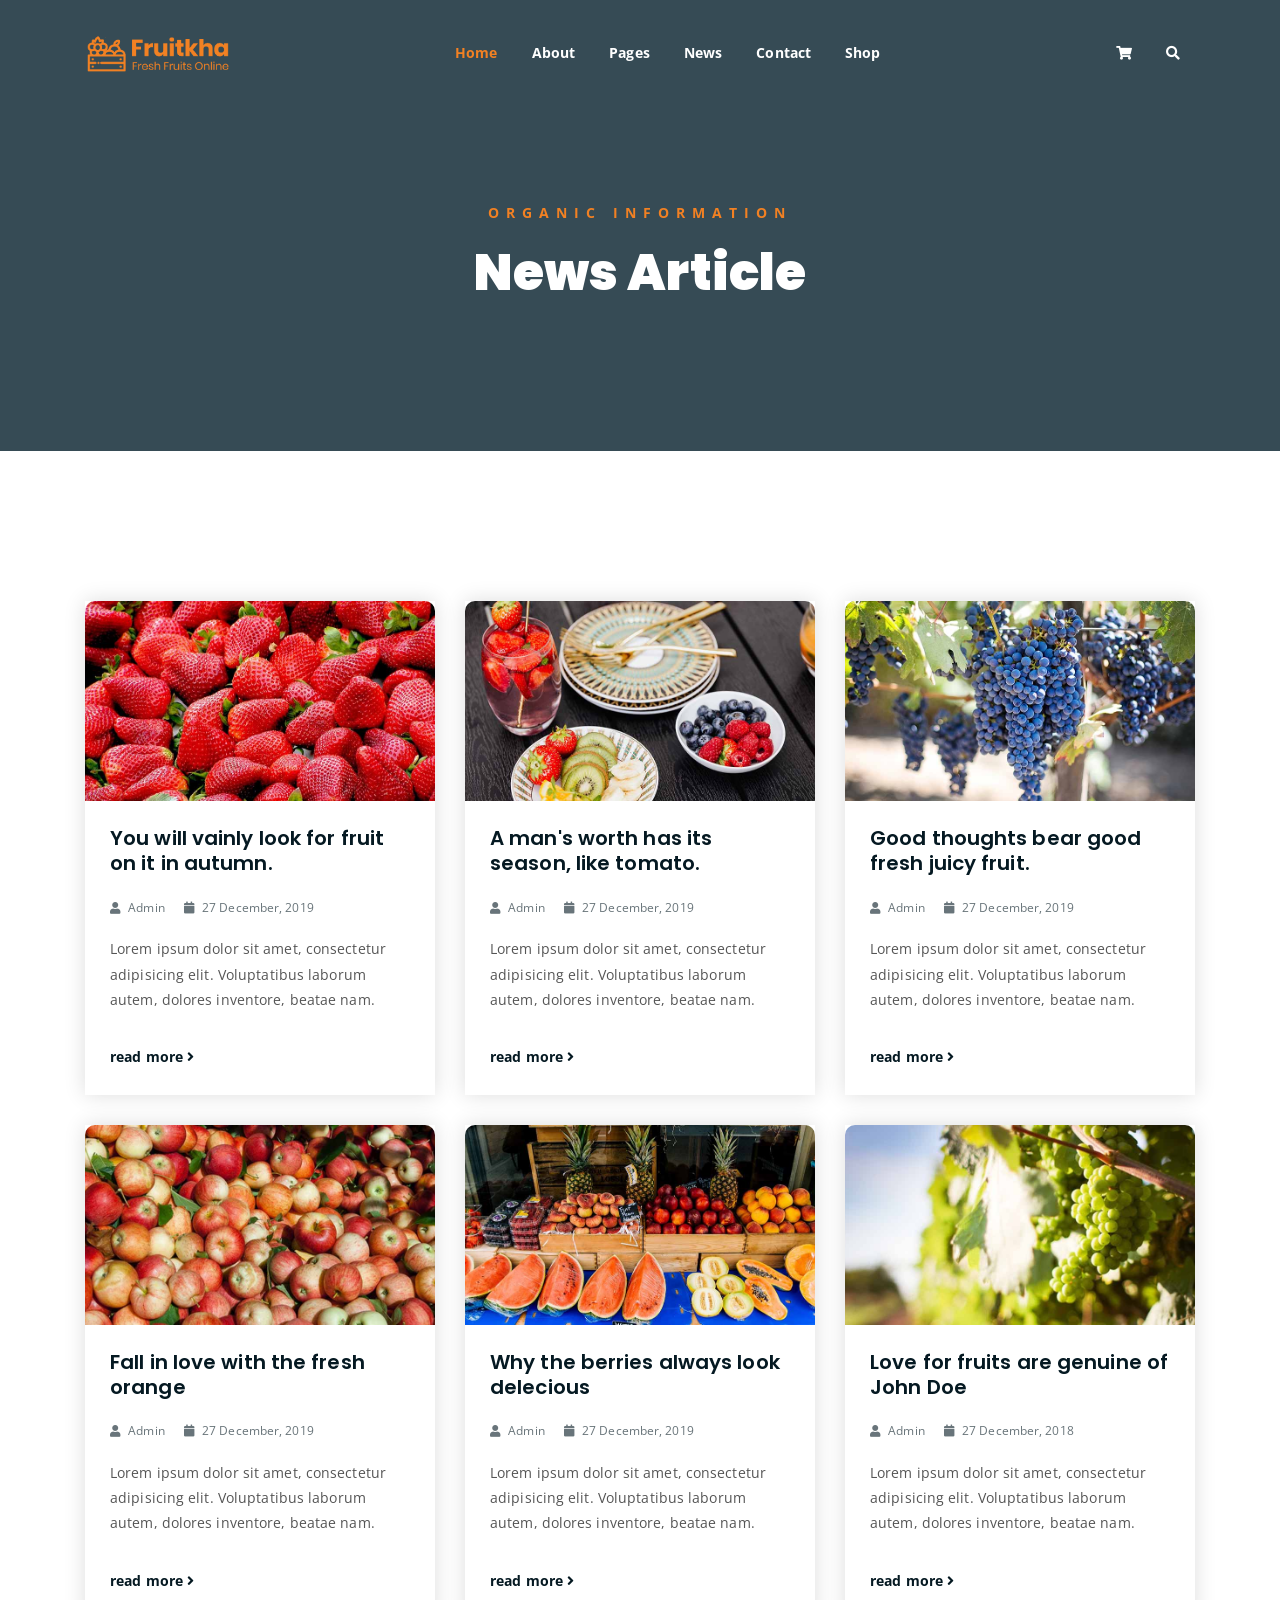
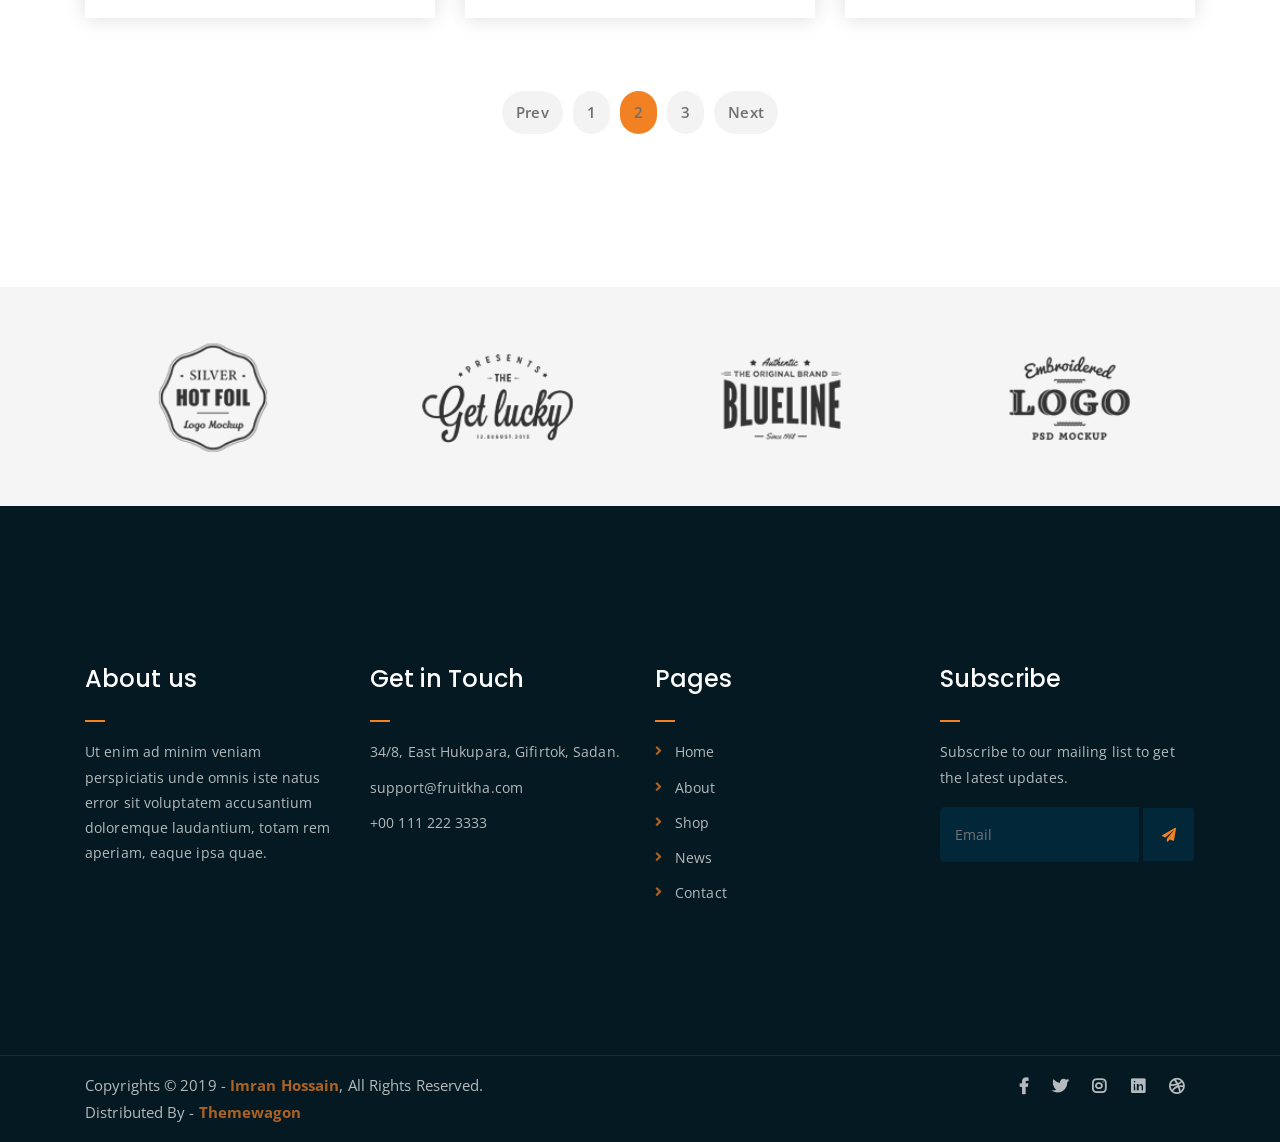
<file: Project/Assets/Templates/Main/news.html>
<!DOCTYPE html>
<html lang="en">
<head>
	<meta charset="UTF-8">
	<meta http-equiv="X-UA-Compatible" content="IE=edge">
	<meta name="viewport" content="width=device-width, initial-scale=1">
	<meta name="description" content="Responsive Bootstrap4 Shop Template, Created by Imran Hossain from https://imransdesign.com/">

	<!-- title -->
	<title>News</title>

	<!-- favicon -->
	<link rel="shortcut icon" type="image/png" href="assets/img/favicon.png">
	<!-- google font -->
	<link href="https://fonts.googleapis.com/css?family=Open+Sans:300,400,700" rel="stylesheet">
	<link href="https://fonts.googleapis.com/css?family=Poppins:400,700&display=swap" rel="stylesheet">
	<!-- fontawesome -->
	<link rel="stylesheet" href="assets/css/all.min.css">
	<!-- bootstrap -->
	<link rel="stylesheet" href="assets/bootstrap/css/bootstrap.min.css">
	<!-- owl carousel -->
	<link rel="stylesheet" href="assets/css/owl.carousel.css">
	<!-- magnific popup -->
	<link rel="stylesheet" href="assets/css/magnific-popup.css">
	<!-- animate css -->
	<link rel="stylesheet" href="assets/css/animate.css">
	<!-- mean menu css -->
	<link rel="stylesheet" href="assets/css/meanmenu.min.css">
	<!-- main style -->
	<link rel="stylesheet" href="assets/css/main.css">
	<!-- responsive -->
	<link rel="stylesheet" href="assets/css/responsive.css">

</head>
<body>
	
	<!--PreLoader-->
    <div class="loader">
        <div class="loader-inner">
            <div class="circle"></div>
        </div>
    </div>
    <!--PreLoader Ends-->
	
	<!-- header -->
	<div class="top-header-area" id="sticker">
		<div class="container">
			<div class="row">
				<div class="col-lg-12 col-sm-12 text-center">
					<div class="main-menu-wrap">
						<!-- logo -->
						<div class="site-logo">
							<a href="index.html">
								<img src="assets/img/logo.png" alt="">
							</a>
						</div>
						<!-- logo -->

						<!-- menu start -->
						<nav class="main-menu">
							<ul>
								<li class="current-list-item"><a href="#">Home</a>
									<ul class="sub-menu">
										<li><a href="index.html">Static Home</a></li>
										<li><a href="index_2.html">Slider Home</a></li>
									</ul>
								</li>
								<li><a href="about.html">About</a></li>
								<li><a href="#">Pages</a>
									<ul class="sub-menu">
										<li><a href="404.html">404 page</a></li>
										<li><a href="about.html">About</a></li>
										<li><a href="cart.html">Cart</a></li>
										<li><a href="checkout.html">Check Out</a></li>
										<li><a href="contact.html">Contact</a></li>
										<li><a href="news.html">News</a></li>
										<li><a href="shop.html">Shop</a></li>
									</ul>
								</li>
								<li><a href="news.html">News</a>
									<ul class="sub-menu">
										<li><a href="news.html">News</a></li>
										<li><a href="single-news.html">Single News</a></li>
									</ul>
								</li>
								<li><a href="contact.html">Contact</a></li>
								<li><a href="shop.html">Shop</a>
									<ul class="sub-menu">
										<li><a href="shop.html">Shop</a></li>
										<li><a href="checkout.html">Check Out</a></li>
										<li><a href="single-product.html">Single Product</a></li>
										<li><a href="cart.html">Cart</a></li>
									</ul>
								</li>
								<li>
									<div class="header-icons">
										<a class="shopping-cart" href="cart.html"><i class="fas fa-shopping-cart"></i></a>
										<a class="mobile-hide search-bar-icon" href="#"><i class="fas fa-search"></i></a>
									</div>
								</li>
							</ul>
						</nav>
						<a class="mobile-show search-bar-icon" href="#"><i class="fas fa-search"></i></a>
						<div class="mobile-menu"></div>
						<!-- menu end -->
					</div>
				</div>
			</div>
		</div>
	</div>
	<!-- end header -->

	<!-- search area -->
	<div class="search-area">
		<div class="container">
			<div class="row">
				<div class="col-lg-12">
					<span class="close-btn"><i class="fas fa-window-close"></i></span>
					<div class="search-bar">
						<div class="search-bar-tablecell">
							<h3>Search For:</h3>
							<input type="text" placeholder="Keywords">
							<button type="submit">Search <i class="fas fa-search"></i></button>
						</div>
					</div>
				</div>
			</div>
		</div>
	</div>
	<!-- end search arewa -->
	
	<!-- breadcrumb-section -->
	<div class="breadcrumb-section breadcrumb-bg">
		<div class="container">
			<div class="row">
				<div class="col-lg-8 offset-lg-2 text-center">
					<div class="breadcrumb-text">
						<p>Organic Information</p>
						<h1>News Article</h1>
					</div>
				</div>
			</div>
		</div>
	</div>
	<!-- end breadcrumb section -->

	<!-- latest news -->
	<div class="latest-news mt-150 mb-150">
		<div class="container">
			<div class="row">
				<div class="col-lg-4 col-md-6">
					<div class="single-latest-news">
						<a href="single-news.html"><div class="latest-news-bg news-bg-1"></div></a>
						<div class="news-text-box">
							<h3><a href="single-news.html">You will vainly look for fruit on it in autumn.</a></h3>
							<p class="blog-meta">
								<span class="author"><i class="fas fa-user"></i> Admin</span>
								<span class="date"><i class="fas fa-calendar"></i> 27 December, 2019</span>
							</p>
							<p class="excerpt">Lorem ipsum dolor sit amet, consectetur adipisicing elit. Voluptatibus laborum autem, dolores inventore, beatae nam.</p>
							<a href="single-news.html" class="read-more-btn">read more <i class="fas fa-angle-right"></i></a>
						</div>
					</div>
				</div>
				<div class="col-lg-4 col-md-6">
					<div class="single-latest-news">
						<a href="single-news.html"><div class="latest-news-bg news-bg-2"></div></a>
						<div class="news-text-box">
							<h3><a href="single-news.html">A man's worth has its season, like tomato.</a></h3>
							<p class="blog-meta">
								<span class="author"><i class="fas fa-user"></i> Admin</span>
								<span class="date"><i class="fas fa-calendar"></i> 27 December, 2019</span>
							</p>
							<p class="excerpt">Lorem ipsum dolor sit amet, consectetur adipisicing elit. Voluptatibus laborum autem, dolores inventore, beatae nam.</p>
							<a href="single-news.html" class="read-more-btn">read more <i class="fas fa-angle-right"></i></a>
						</div>
					</div>
				</div>
				<div class="col-lg-4 col-md-6">
					<div class="single-latest-news">
						<a href="single-news.html"><div class="latest-news-bg news-bg-3"></div></a>
						<div class="news-text-box">
							<h3><a href="single-news.html">Good thoughts bear good fresh juicy fruit.</a></h3>
							<p class="blog-meta">
								<span class="author"><i class="fas fa-user"></i> Admin</span>
								<span class="date"><i class="fas fa-calendar"></i> 27 December, 2019</span>
							</p>
							<p class="excerpt">Lorem ipsum dolor sit amet, consectetur adipisicing elit. Voluptatibus laborum autem, dolores inventore, beatae nam.</p>
							<a href="single-news.html" class="read-more-btn">read more <i class="fas fa-angle-right"></i></a>
						</div>
					</div>
				</div>
				<div class="col-lg-4 col-md-6">
					<div class="single-latest-news">
						<a href="single-news.html"><div class="latest-news-bg news-bg-4"></div></a>
						<div class="news-text-box">
							<h3><a href="single-news.html">Fall in love with the fresh orange</a></h3>
							<p class="blog-meta">
								<span class="author"><i class="fas fa-user"></i> Admin</span>
								<span class="date"><i class="fas fa-calendar"></i> 27 December, 2019</span>
							</p>
							<p class="excerpt">Lorem ipsum dolor sit amet, consectetur adipisicing elit. Voluptatibus laborum autem, dolores inventore, beatae nam.</p>
							<a href="single-news.html" class="read-more-btn">read more <i class="fas fa-angle-right"></i></a>
						</div>
					</div>
				</div>
				<div class="col-lg-4 col-md-6">
					<div class="single-latest-news">
						<a href="single-news.html"><div class="latest-news-bg news-bg-5"></div></a>
						<div class="news-text-box">
							<h3><a href="single-news.html">Why the berries always look delecious</a></h3>
							<p class="blog-meta">
								<span class="author"><i class="fas fa-user"></i> Admin</span>
								<span class="date"><i class="fas fa-calendar"></i> 27 December, 2019</span>
							</p>
							<p class="excerpt">Lorem ipsum dolor sit amet, consectetur adipisicing elit. Voluptatibus laborum autem, dolores inventore, beatae nam.</p>
							<a href="single-news.html" class="read-more-btn">read more <i class="fas fa-angle-right"></i></a>
						</div>
					</div>
				</div>
				<div class="col-lg-4 col-md-6">
					<div class="single-latest-news">
						<a href="single-news.html"><div class="latest-news-bg news-bg-6"></div></a>
						<div class="news-text-box">
							<h3><a href="single-news.html">Love for fruits are genuine of John Doe</a></h3>
							<p class="blog-meta">
								<span class="author"><i class="fas fa-user"></i> Admin</span>
								<span class="date"><i class="fas fa-calendar"></i> 27 December, 2018</span>
							</p>
							<p class="excerpt">Lorem ipsum dolor sit amet, consectetur adipisicing elit. Voluptatibus laborum autem, dolores inventore, beatae nam.</p>
							<a href="single-news.html" class="read-more-btn">read more <i class="fas fa-angle-right"></i></a>
						</div>
					</div>
				</div>
			</div>

			<div class="row">
				<div class="container">
					<div class="row">
						<div class="col-lg-12 text-center">
							<div class="pagination-wrap">
								<ul>
									<li><a href="#">Prev</a></li>
									<li><a href="#">1</a></li>
									<li><a class="active" href="#">2</a></li>
									<li><a href="#">3</a></li>
									<li><a href="#">Next</a></li>
								</ul>
							</div>
						</div>
					</div>
				</div>
			</div>
		</div>
	</div>
	<!-- end latest news -->

	<!-- logo carousel -->
	<div class="logo-carousel-section">
		<div class="container">
			<div class="row">
				<div class="col-lg-12">
					<div class="logo-carousel-inner">
						<div class="single-logo-item">
							<img src="assets/img/company-logos/1.png" alt="">
						</div>
						<div class="single-logo-item">
							<img src="assets/img/company-logos/2.png" alt="">
						</div>
						<div class="single-logo-item">
							<img src="assets/img/company-logos/3.png" alt="">
						</div>
						<div class="single-logo-item">
							<img src="assets/img/company-logos/4.png" alt="">
						</div>
						<div class="single-logo-item">
							<img src="assets/img/company-logos/5.png" alt="">
						</div>
					</div>
				</div>
			</div>
		</div>
	</div>
	<!-- end logo carousel -->

	<!-- footer -->
	<div class="footer-area">
		<div class="container">
			<div class="row">
				<div class="col-lg-3 col-md-6">
					<div class="footer-box about-widget">
						<h2 class="widget-title">About us</h2>
						<p>Ut enim ad minim veniam perspiciatis unde omnis iste natus error sit voluptatem accusantium doloremque laudantium, totam rem aperiam, eaque ipsa quae.</p>
					</div>
				</div>
				<div class="col-lg-3 col-md-6">
					<div class="footer-box get-in-touch">
						<h2 class="widget-title">Get in Touch</h2>
						<ul>
							<li>34/8, East Hukupara, Gifirtok, Sadan.</li>
							<li>support@fruitkha.com</li>
							<li>+00 111 222 3333</li>
						</ul>
					</div>
				</div>
				<div class="col-lg-3 col-md-6">
					<div class="footer-box pages">
						<h2 class="widget-title">Pages</h2>
						<ul>
							<li><a href="index.html">Home</a></li>
							<li><a href="about.html">About</a></li>
							<li><a href="services.html">Shop</a></li>
							<li><a href="news.html">News</a></li>
							<li><a href="contact.html">Contact</a></li>
						</ul>
					</div>
				</div>
				<div class="col-lg-3 col-md-6">
					<div class="footer-box subscribe">
						<h2 class="widget-title">Subscribe</h2>
						<p>Subscribe to our mailing list to get the latest updates.</p>
						<form action="index.html">
							<input type="email" placeholder="Email">
							<button type="submit"><i class="fas fa-paper-plane"></i></button>
						</form>
					</div>
				</div>
			</div>
		</div>
	</div>
	<!-- end footer -->
	
	<!-- copyright -->
	<div class="copyright">
		<div class="container">
			<div class="row">
				<div class="col-lg-6 col-md-12">
					<p>Copyrights &copy; 2019 - <a href="https://imransdesign.com/">Imran Hossain</a>,  All Rights Reserved.<br>
						Distributed By - <a href="https://themewagon.com/">Themewagon</a>
					</p>
				</div>
				<div class="col-lg-6 text-right col-md-12">
					<div class="social-icons">
						<ul>
							<li><a href="#" target="_blank"><i class="fab fa-facebook-f"></i></a></li>
							<li><a href="#" target="_blank"><i class="fab fa-twitter"></i></a></li>
							<li><a href="#" target="_blank"><i class="fab fa-instagram"></i></a></li>
							<li><a href="#" target="_blank"><i class="fab fa-linkedin"></i></a></li>
							<li><a href="#" target="_blank"><i class="fab fa-dribbble"></i></a></li>
						</ul>
					</div>
				</div>
			</div>
		</div>
	</div>
	<!-- end copyright -->
	
	<!-- jquery -->
	<script src="assets/js/jquery-1.11.3.min.js"></script>
	<!-- bootstrap -->
	<script src="assets/bootstrap/js/bootstrap.min.js"></script>
	<!-- count down -->
	<script src="assets/js/jquery.countdown.js"></script>
	<!-- isotope -->
	<script src="assets/js/jquery.isotope-3.0.6.min.js"></script>
	<!-- waypoints -->
	<script src="assets/js/waypoints.js"></script>
	<!-- owl carousel -->
	<script src="assets/js/owl.carousel.min.js"></script>
	<!-- magnific popup -->
	<script src="assets/js/jquery.magnific-popup.min.js"></script>
	<!-- mean menu -->
	<script src="assets/js/jquery.meanmenu.min.js"></script>
	<!-- sticker js -->
	<script src="assets/js/sticker.js"></script>
	<!-- main js -->
	<script src="assets/js/main.js"></script>

</body>
</html>
</file>
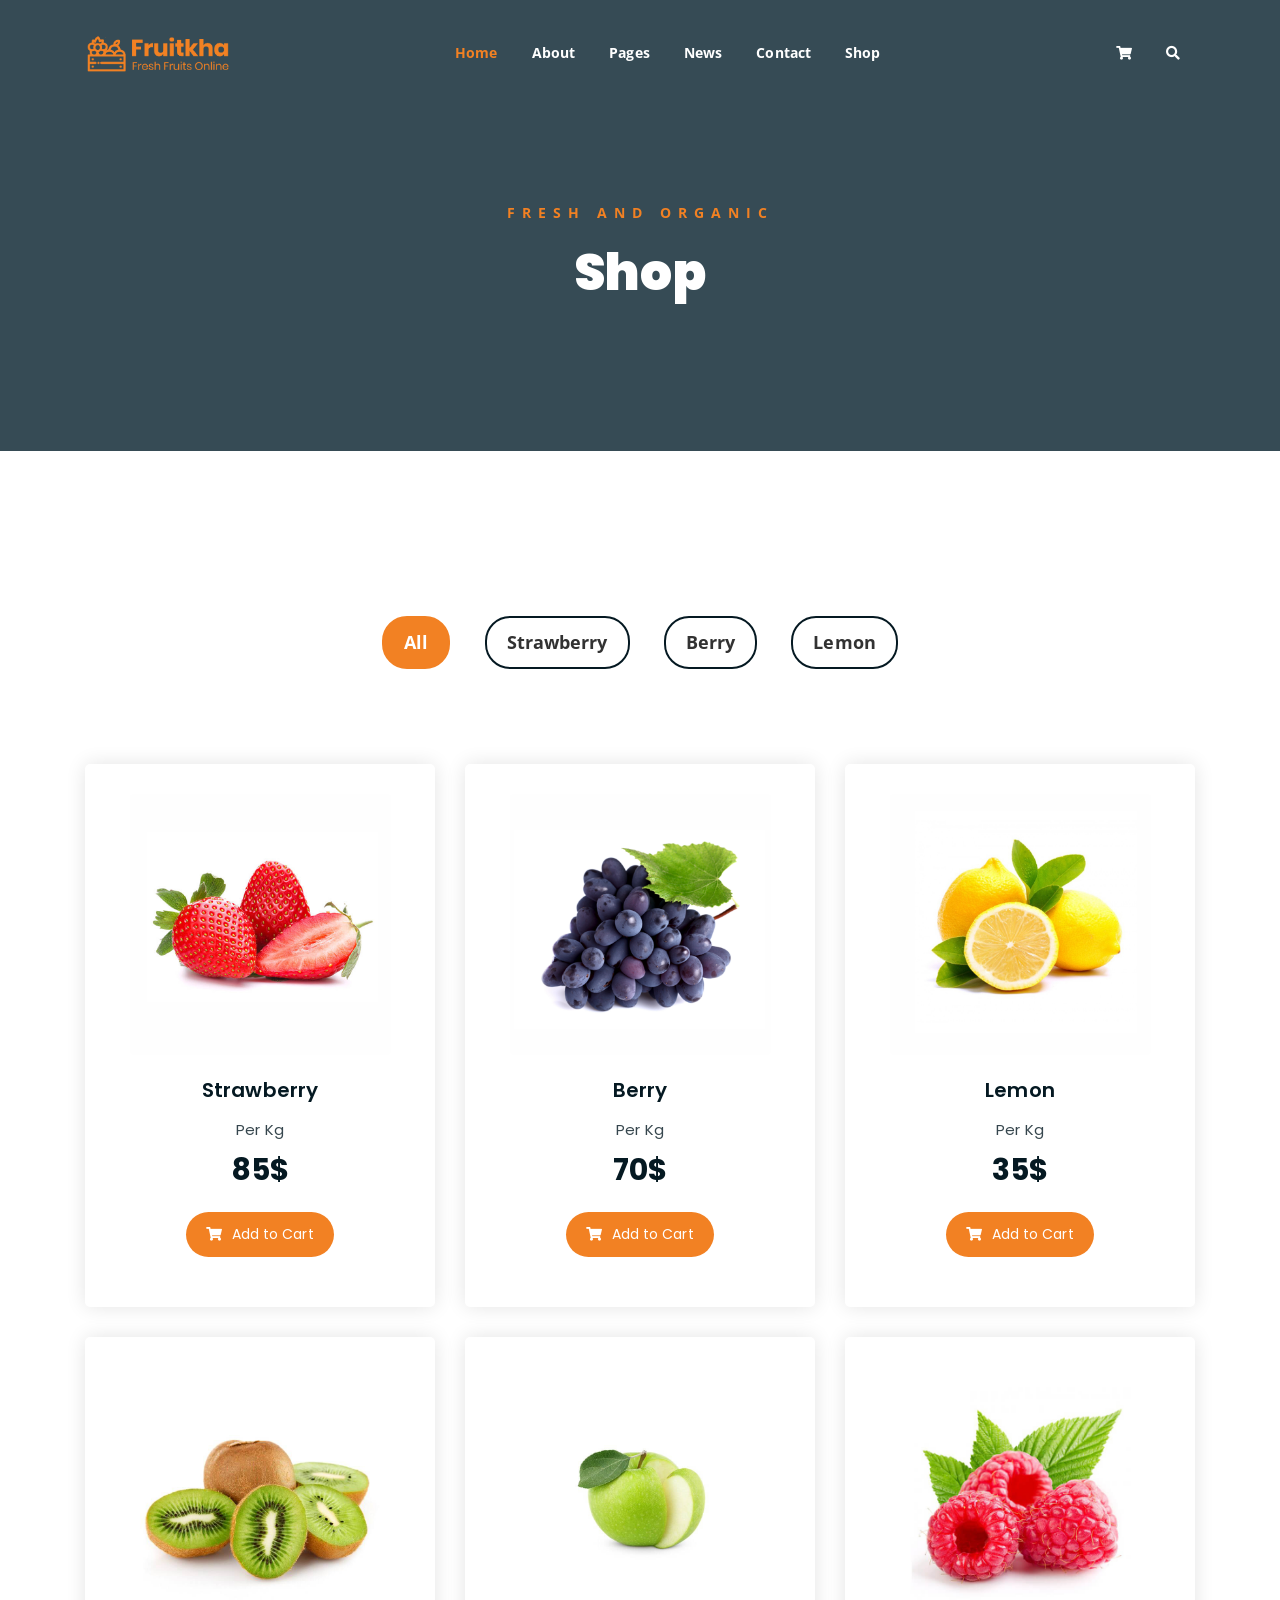
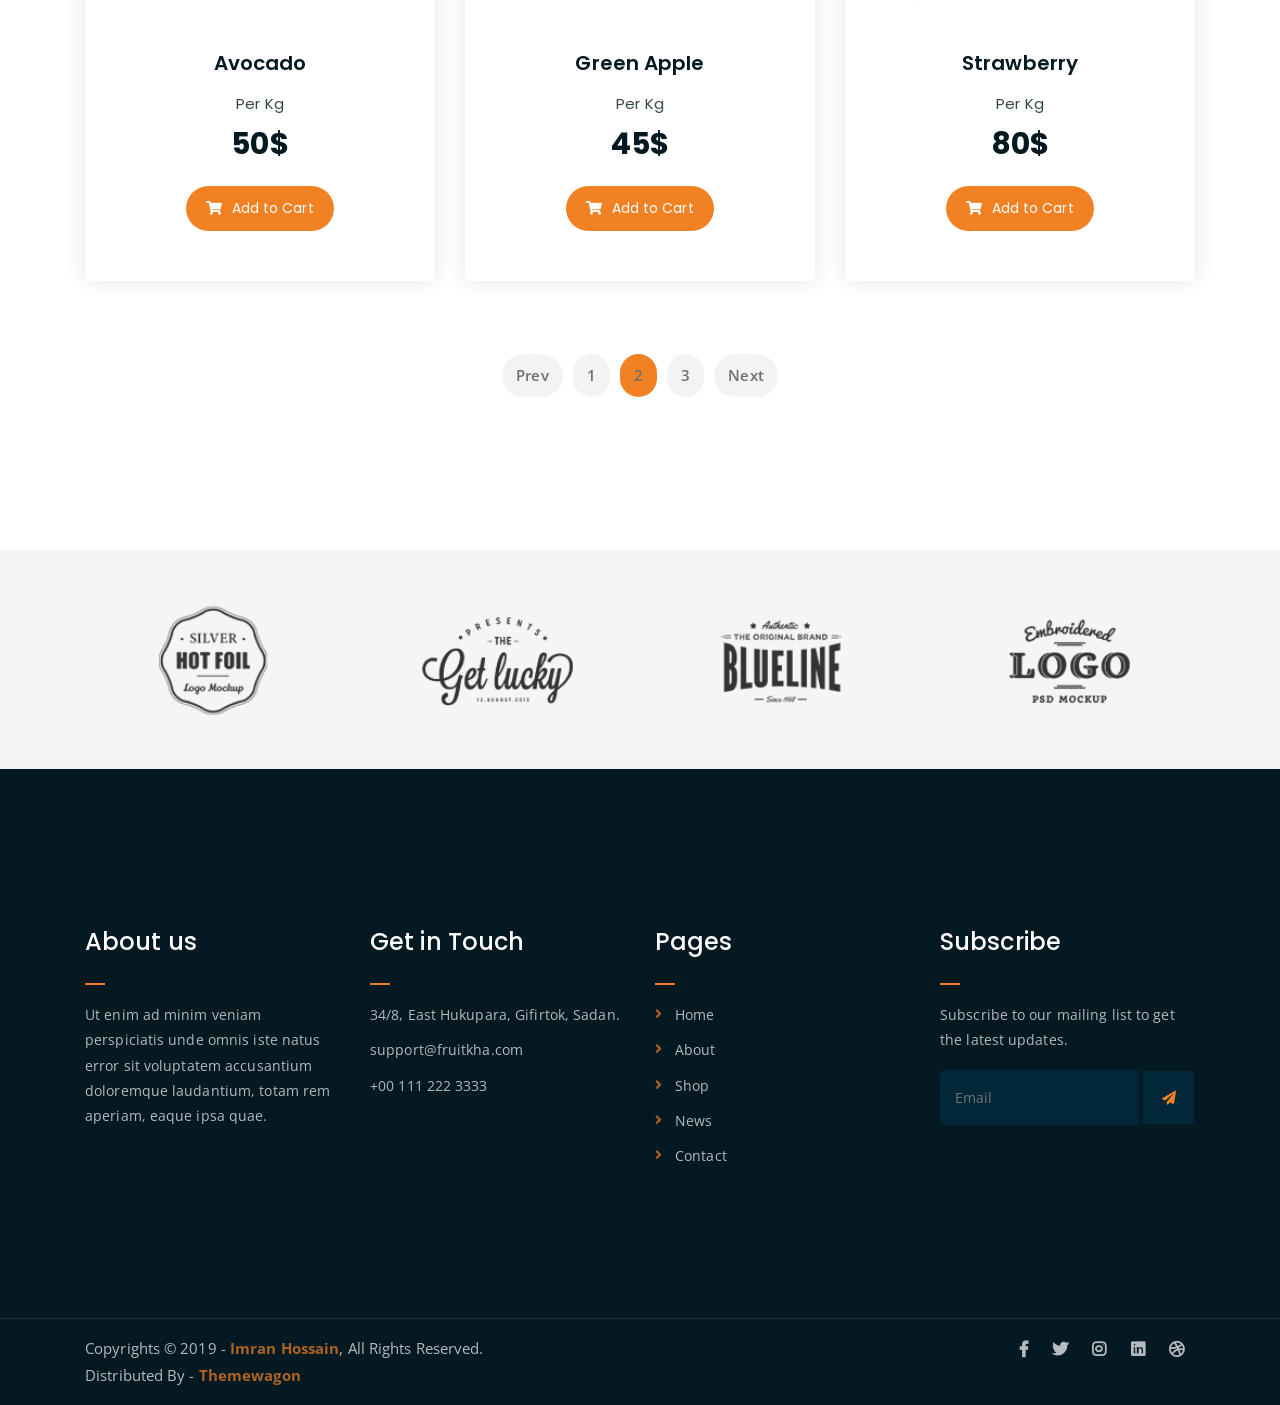
<file: Project/Assets/Templates/Main/shop.html>
<!DOCTYPE html>
<html lang="en">
<head>
	<meta charset="UTF-8">
	<meta http-equiv="X-UA-Compatible" content="IE=edge">
	<meta name="viewport" content="width=device-width, initial-scale=1">
	<meta name="description" content="Responsive Bootstrap4 Shop Template, Created by Imran Hossain from https://imransdesign.com/">

	<!-- title -->
	<title>Shop</title>

	<!-- favicon -->
	<link rel="shortcut icon" type="image/png" href="assets/img/favicon.png">
	<!-- google font -->
	<link href="https://fonts.googleapis.com/css?family=Open+Sans:300,400,700" rel="stylesheet">
	<link href="https://fonts.googleapis.com/css?family=Poppins:400,700&display=swap" rel="stylesheet">
	<!-- fontawesome -->
	<link rel="stylesheet" href="assets/css/all.min.css">
	<!-- bootstrap -->
	<link rel="stylesheet" href="assets/bootstrap/css/bootstrap.min.css">
	<!-- owl carousel -->
	<link rel="stylesheet" href="assets/css/owl.carousel.css">
	<!-- magnific popup -->
	<link rel="stylesheet" href="assets/css/magnific-popup.css">
	<!-- animate css -->
	<link rel="stylesheet" href="assets/css/animate.css">
	<!-- mean menu css -->
	<link rel="stylesheet" href="assets/css/meanmenu.min.css">
	<!-- main style -->
	<link rel="stylesheet" href="assets/css/main.css">
	<!-- responsive -->
	<link rel="stylesheet" href="assets/css/responsive.css">

</head>
<body>
	
	<!--PreLoader-->
    <div class="loader">
        <div class="loader-inner">
            <div class="circle"></div>
        </div>
    </div>
    <!--PreLoader Ends-->
	
	<!-- header -->
	<div class="top-header-area" id="sticker">
		<div class="container">
			<div class="row">
				<div class="col-lg-12 col-sm-12 text-center">
					<div class="main-menu-wrap">
						<!-- logo -->
						<div class="site-logo">
							<a href="index.html">
								<img src="assets/img/logo.png" alt="">
							</a>
						</div>
						<!-- logo -->

						<!-- menu start -->
						<nav class="main-menu">
							<ul>
								<li class="current-list-item"><a href="#">Home</a>
									<ul class="sub-menu">
										<li><a href="index.html">Static Home</a></li>
										<li><a href="index_2.html">Slider Home</a></li>
									</ul>
								</li>
								<li><a href="about.html">About</a></li>
								<li><a href="#">Pages</a>
									<ul class="sub-menu">
										<li><a href="404.html">404 page</a></li>
										<li><a href="about.html">About</a></li>
										<li><a href="cart.html">Cart</a></li>
										<li><a href="checkout.html">Check Out</a></li>
										<li><a href="contact.html">Contact</a></li>
										<li><a href="news.html">News</a></li>
										<li><a href="shop.html">Shop</a></li>
									</ul>
								</li>
								<li><a href="news.html">News</a>
									<ul class="sub-menu">
										<li><a href="news.html">News</a></li>
										<li><a href="single-news.html">Single News</a></li>
									</ul>
								</li>
								<li><a href="contact.html">Contact</a></li>
								<li><a href="shop.html">Shop</a>
									<ul class="sub-menu">
										<li><a href="shop.html">Shop</a></li>
										<li><a href="checkout.html">Check Out</a></li>
										<li><a href="single-product.html">Single Product</a></li>
										<li><a href="cart.html">Cart</a></li>
									</ul>
								</li>
								<li>
									<div class="header-icons">
										<a class="shopping-cart" href="cart.html"><i class="fas fa-shopping-cart"></i></a>
										<a class="mobile-hide search-bar-icon" href="#"><i class="fas fa-search"></i></a>
									</div>
								</li>
							</ul>
						</nav>
						<a class="mobile-show search-bar-icon" href="#"><i class="fas fa-search"></i></a>
						<div class="mobile-menu"></div>
						<!-- menu end -->
					</div>
				</div>
			</div>
		</div>
	</div>
	<!-- end header -->

	<!-- search area -->
	<div class="search-area">
		<div class="container">
			<div class="row">
				<div class="col-lg-12">
					<span class="close-btn"><i class="fas fa-window-close"></i></span>
					<div class="search-bar">
						<div class="search-bar-tablecell">
							<h3>Search For:</h3>
							<input type="text" placeholder="Keywords">
							<button type="submit">Search <i class="fas fa-search"></i></button>
						</div>
					</div>
				</div>
			</div>
		</div>
	</div>
	<!-- end search arewa -->
	
	<!-- breadcrumb-section -->
	<div class="breadcrumb-section breadcrumb-bg">
		<div class="container">
			<div class="row">
				<div class="col-lg-8 offset-lg-2 text-center">
					<div class="breadcrumb-text">
						<p>Fresh and Organic</p>
						<h1>Shop</h1>
					</div>
				</div>
			</div>
		</div>
	</div>
	<!-- end breadcrumb section -->

	<!-- products -->
	<div class="product-section mt-150 mb-150">
		<div class="container">

			<div class="row">
                <div class="col-md-12">
                    <div class="product-filters">
                        <ul>
                            <li class="active" data-filter="*">All</li>
                            <li data-filter=".strawberry">Strawberry</li>
                            <li data-filter=".berry">Berry</li>
                            <li data-filter=".lemon">Lemon</li>
                        </ul>
                    </div>
                </div>
            </div>

			<div class="row product-lists">
				<div class="col-lg-4 col-md-6 text-center strawberry">
					<div class="single-product-item">
						<div class="product-image">
							<a href="single-product.html"><img src="assets/img/products/product-img-1.jpg" alt=""></a>
						</div>
						<h3>Strawberry</h3>
						<p class="product-price"><span>Per Kg</span> 85$ </p>
						<a href="cart.html" class="cart-btn"><i class="fas fa-shopping-cart"></i> Add to Cart</a>
					</div>
				</div>
				<div class="col-lg-4 col-md-6 text-center berry">
					<div class="single-product-item">
						<div class="product-image">
							<a href="single-product.html"><img src="assets/img/products/product-img-2.jpg" alt=""></a>
						</div>
						<h3>Berry</h3>
						<p class="product-price"><span>Per Kg</span> 70$ </p>
						<a href="cart.html" class="cart-btn"><i class="fas fa-shopping-cart"></i> Add to Cart</a>
					</div>
				</div>
				<div class="col-lg-4 col-md-6 text-center lemon">
					<div class="single-product-item">
						<div class="product-image">
							<a href="single-product.html"><img src="assets/img/products/product-img-3.jpg" alt=""></a>
						</div>
						<h3>Lemon</h3>
						<p class="product-price"><span>Per Kg</span> 35$ </p>
						<a href="cart.html" class="cart-btn"><i class="fas fa-shopping-cart"></i> Add to Cart</a>
					</div>
				</div>
				<div class="col-lg-4 col-md-6 text-center">
					<div class="single-product-item">
						<div class="product-image">
							<a href="single-product.html"><img src="assets/img/products/product-img-4.jpg" alt=""></a>
						</div>
						<h3>Avocado</h3>
						<p class="product-price"><span>Per Kg</span> 50$ </p>
						<a href="cart.html" class="cart-btn"><i class="fas fa-shopping-cart"></i> Add to Cart</a>
					</div>
				</div>
				<div class="col-lg-4 col-md-6 text-center">
					<div class="single-product-item">
						<div class="product-image">
							<a href="single-product.html"><img src="assets/img/products/product-img-5.jpg" alt=""></a>
						</div>
						<h3>Green Apple</h3>
						<p class="product-price"><span>Per Kg</span> 45$ </p>
						<a href="cart.html" class="cart-btn"><i class="fas fa-shopping-cart"></i> Add to Cart</a>
					</div>
				</div>
				<div class="col-lg-4 col-md-6 text-center strawberry">
					<div class="single-product-item">
						<div class="product-image">
							<a href="single-product.html"><img src="assets/img/products/product-img-6.jpg" alt=""></a>
						</div>
						<h3>Strawberry</h3>
						<p class="product-price"><span>Per Kg</span> 80$ </p>
						<a href="cart.html" class="cart-btn"><i class="fas fa-shopping-cart"></i> Add to Cart</a>
					</div>
				</div>
			</div>

			<div class="row">
				<div class="col-lg-12 text-center">
					<div class="pagination-wrap">
						<ul>
							<li><a href="#">Prev</a></li>
							<li><a href="#">1</a></li>
							<li><a class="active" href="#">2</a></li>
							<li><a href="#">3</a></li>
							<li><a href="#">Next</a></li>
						</ul>
					</div>
				</div>
			</div>
		</div>
	</div>
	<!-- end products -->

	<!-- logo carousel -->
	<div class="logo-carousel-section">
		<div class="container">
			<div class="row">
				<div class="col-lg-12">
					<div class="logo-carousel-inner">
						<div class="single-logo-item">
							<img src="assets/img/company-logos/1.png" alt="">
						</div>
						<div class="single-logo-item">
							<img src="assets/img/company-logos/2.png" alt="">
						</div>
						<div class="single-logo-item">
							<img src="assets/img/company-logos/3.png" alt="">
						</div>
						<div class="single-logo-item">
							<img src="assets/img/company-logos/4.png" alt="">
						</div>
						<div class="single-logo-item">
							<img src="assets/img/company-logos/5.png" alt="">
						</div>
					</div>
				</div>
			</div>
		</div>
	</div>
	<!-- end logo carousel -->

	<!-- footer -->
	<div class="footer-area">
		<div class="container">
			<div class="row">
				<div class="col-lg-3 col-md-6">
					<div class="footer-box about-widget">
						<h2 class="widget-title">About us</h2>
						<p>Ut enim ad minim veniam perspiciatis unde omnis iste natus error sit voluptatem accusantium doloremque laudantium, totam rem aperiam, eaque ipsa quae.</p>
					</div>
				</div>
				<div class="col-lg-3 col-md-6">
					<div class="footer-box get-in-touch">
						<h2 class="widget-title">Get in Touch</h2>
						<ul>
							<li>34/8, East Hukupara, Gifirtok, Sadan.</li>
							<li>support@fruitkha.com</li>
							<li>+00 111 222 3333</li>
						</ul>
					</div>
				</div>
				<div class="col-lg-3 col-md-6">
					<div class="footer-box pages">
						<h2 class="widget-title">Pages</h2>
						<ul>
							<li><a href="index.html">Home</a></li>
							<li><a href="about.html">About</a></li>
							<li><a href="services.html">Shop</a></li>
							<li><a href="news.html">News</a></li>
							<li><a href="contact.html">Contact</a></li>
						</ul>
					</div>
				</div>
				<div class="col-lg-3 col-md-6">
					<div class="footer-box subscribe">
						<h2 class="widget-title">Subscribe</h2>
						<p>Subscribe to our mailing list to get the latest updates.</p>
						<form action="index.html">
							<input type="email" placeholder="Email">
							<button type="submit"><i class="fas fa-paper-plane"></i></button>
						</form>
					</div>
				</div>
			</div>
		</div>
	</div>
	<!-- end footer -->
	
	<!-- copyright -->
	<div class="copyright">
		<div class="container">
			<div class="row">
				<div class="col-lg-6 col-md-12">
					<p>Copyrights &copy; 2019 - <a href="https://imransdesign.com/">Imran Hossain</a>,  All Rights Reserved.<br>
						Distributed By - <a href="https://themewagon.com/">Themewagon</a>
					</p>
				</div>
				<div class="col-lg-6 text-right col-md-12">
					<div class="social-icons">
						<ul>
							<li><a href="#" target="_blank"><i class="fab fa-facebook-f"></i></a></li>
							<li><a href="#" target="_blank"><i class="fab fa-twitter"></i></a></li>
							<li><a href="#" target="_blank"><i class="fab fa-instagram"></i></a></li>
							<li><a href="#" target="_blank"><i class="fab fa-linkedin"></i></a></li>
							<li><a href="#" target="_blank"><i class="fab fa-dribbble"></i></a></li>
						</ul>
					</div>
				</div>
			</div>
		</div>
	</div>
	<!-- end copyright -->
	
	<!-- jquery -->
	<script src="assets/js/jquery-1.11.3.min.js"></script>
	<!-- bootstrap -->
	<script src="assets/bootstrap/js/bootstrap.min.js"></script>
	<!-- count down -->
	<script src="assets/js/jquery.countdown.js"></script>
	<!-- isotope -->
	<script src="assets/js/jquery.isotope-3.0.6.min.js"></script>
	<!-- waypoints -->
	<script src="assets/js/waypoints.js"></script>
	<!-- owl carousel -->
	<script src="assets/js/owl.carousel.min.js"></script>
	<!-- magnific popup -->
	<script src="assets/js/jquery.magnific-popup.min.js"></script>
	<!-- mean menu -->
	<script src="assets/js/jquery.meanmenu.min.js"></script>
	<!-- sticker js -->
	<script src="assets/js/sticker.js"></script>
	<!-- main js -->
	<script src="assets/js/main.js"></script>

</body>
</html>
</file>
<file: Project/Assets/Templates/Login/fonts/icomoon/style.css>
@font-face {
  font-family: 'icomoon';
  src:  url('fonts/icomoon.eot?10si43');
  src:  url('fonts/icomoon.eot?10si43#iefix') format('embedded-opentype'),
    url('fonts/icomoon.ttf?10si43') format('truetype'),
    url('fonts/icomoon.woff?10si43') format('woff'),
    url('fonts/icomoon.svg?10si43#icomoon') format('svg');
  font-weight: normal;
  font-style: normal;
}

[class^="icon-"], [class*=" icon-"] {
  /* use !important to prevent issues with browser extensions that change fonts */
  font-family: 'icomoon' !important;
  speak: none;
  font-style: normal;
  font-weight: normal;
  font-variant: normal;
  text-transform: none;
  line-height: 1;

  /* Better Font Rendering =========== */
  -webkit-font-smoothing: antialiased;
  -moz-osx-font-smoothing: grayscale;
}

.icon-asterisk:before {
  content: "\f069";
}
.icon-plus:before {
  content: "\f067";
}
.icon-question:before {
  content: "\f128";
}
.icon-minus:before {
  content: "\f068";
}
.icon-glass:before {
  content: "\f000";
}
.icon-music:before {
  content: "\f001";
}
.icon-search:before {
  content: "\f002";
}
.icon-envelope-o:before {
  content: "\f003";
}
.icon-heart:before {
  content: "\f004";
}
.icon-star:before {
  content: "\f005";
}
.icon-star-o:before {
  content: "\f006";
}
.icon-user:before {
  content: "\f007";
}
.icon-film:before {
  content: "\f008";
}
.icon-th-large:before {
  content: "\f009";
}
.icon-th:before {
  content: "\f00a";
}
.icon-th-list:before {
  content: "\f00b";
}
.icon-check:before {
  content: "\f00c";
}
.icon-close:before {
  content: "\f00d";
}
.icon-remove:before {
  content: "\f00d";
}
.icon-times:before {
  content: "\f00d";
}
.icon-search-plus:before {
  content: "\f00e";
}
.icon-search-minus:before {
  content: "\f010";
}
.icon-power-off:before {
  content: "\f011";
}
.icon-signal:before {
  content: "\f012";
}
.icon-cog:before {
  content: "\f013";
}
.icon-gear:before {
  content: "\f013";
}
.icon-trash-o:before {
  content: "\f014";
}
.icon-home:before {
  content: "\f015";
}
.icon-file-o:before {
  content: "\f016";
}
.icon-clock-o:before {
  content: "\f017";
}
.icon-road:before {
  content: "\f018";
}
.icon-download:before {
  content: "\f019";
}
.icon-arrow-circle-o-down:before {
  content: "\f01a";
}
.icon-arrow-circle-o-up:before {
  content: "\f01b";
}
.icon-inbox:before {
  content: "\f01c";
}
.icon-play-circle-o:before {
  content: "\f01d";
}
.icon-repeat:before {
  content: "\f01e";
}
.icon-rotate-right:before {
  content: "\f01e";
}
.icon-refresh:before {
  content: "\f021";
}
.icon-list-alt:before {
  content: "\f022";
}
.icon-lock:before {
  content: "\f023";
}
.icon-flag:before {
  content: "\f024";
}
.icon-headphones:before {
  content: "\f025";
}
.icon-volume-off:before {
  content: "\f026";
}
.icon-volume-down:before {
  content: "\f027";
}
.icon-volume-up:before {
  content: "\f028";
}
.icon-qrcode:before {
  content: "\f029";
}
.icon-barcode:before {
  content: "\f02a";
}
.icon-tag:before {
  content: "\f02b";
}
.icon-tags:before {
  content: "\f02c";
}
.icon-book:before {
  content: "\f02d";
}
.icon-bookmark:before {
  content: "\f02e";
}
.icon-print:before {
  content: "\f02f";
}
.icon-camera:before {
  content: "\f030";
}
.icon-font:before {
  content: "\f031";
}
.icon-bold:before {
  content: "\f032";
}
.icon-italic:before {
  content: "\f033";
}
.icon-text-height:before {
  content: "\f034";
}
.icon-text-width:before {
  content: "\f035";
}
.icon-align-left:before {
  content: "\f036";
}
.icon-align-center:before {
  content: "\f037";
}
.icon-align-right:before {
  content: "\f038";
}
.icon-align-justify:before {
  content: "\f039";
}
.icon-list:before {
  content: "\f03a";
}
.icon-dedent:before {
  content: "\f03b";
}
.icon-outdent:before {
  content: "\f03b";
}
.icon-indent:before {
  content: "\f03c";
}
.icon-video-camera:before {
  content: "\f03d";
}
.icon-image:before {
  content: "\f03e";
}
.icon-photo:before {
  content: "\f03e";
}
.icon-picture-o:before {
  content: "\f03e";
}
.icon-pencil:before {
  content: "\f040";
}
.icon-map-marker:before {
  content: "\f041";
}
.icon-adjust:before {
  content: "\f042";
}
.icon-tint:before {
  content: "\f043";
}
.icon-edit:before {
  content: "\f044";
}
.icon-pencil-square-o:before {
  content: "\f044";
}
.icon-share-square-o:before {
  content: "\f045";
}
.icon-check-square-o:before {
  content: "\f046";
}
.icon-arrows:before {
  content: "\f047";
}
.icon-step-backward:before {
  content: "\f048";
}
.icon-fast-backward:before {
  content: "\f049";
}
.icon-backward:before {
  content: "\f04a";
}
.icon-play:before {
  content: "\f04b";
}
.icon-pause:before {
  content: "\f04c";
}
.icon-stop:before {
  content: "\f04d";
}
.icon-forward:before {
  content: "\f04e";
}
.icon-fast-forward:before {
  content: "\f050";
}
.icon-step-forward:before {
  content: "\f051";
}
.icon-eject:before {
  content: "\f052";
}
.icon-chevron-left:before {
  content: "\f053";
}
.icon-chevron-right:before {
  content: "\f054";
}
.icon-plus-circle:before {
  content: "\f055";
}
.icon-minus-circle:before {
  content: "\f056";
}
.icon-times-circle:before {
  content: "\f057";
}
.icon-check-circle:before {
  content: "\f058";
}
.icon-question-circle:before {
  content: "\f059";
}
.icon-info-circle:before {
  content: "\f05a";
}
.icon-crosshairs:before {
  content: "\f05b";
}
.icon-times-circle-o:before {
  content: "\f05c";
}
.icon-check-circle-o:before {
  content: "\f05d";
}
.icon-ban:before {
  content: "\f05e";
}
.icon-arrow-left:before {
  content: "\f060";
}
.icon-arrow-right:before {
  content: "\f061";
}
.icon-arrow-up:before {
  content: "\f062";
}
.icon-arrow-down:before {
  content: "\f063";
}
.icon-mail-forward:before {
  content: "\f064";
}
.icon-share:before {
  content: "\f064";
}
.icon-expand:before {
  content: "\f065";
}
.icon-compress:before {
  content: "\f066";
}
.icon-exclamation-circle:before {
  content: "\f06a";
}
.icon-gift:before {
  content: "\f06b";
}
.icon-leaf:before {
  content: "\f06c";
}
.icon-fire:before {
  content: "\f06d";
}
.icon-eye:before {
  content: "\f06e";
}
.icon-eye-slash:before {
  content: "\f070";
}
.icon-exclamation-triangle:before {
  content: "\f071";
}
.icon-warning:before {
  content: "\f071";
}
.icon-plane:before {
  content: "\f072";
}
.icon-calendar:before {
  content: "\f073";
}
.icon-random:before {
  content: "\f074";
}
.icon-comment:before {
  content: "\f075";
}
.icon-magnet:before {
  content: "\f076";
}
.icon-chevron-up:before {
  content: "\f077";
}
.icon-chevron-down:before {
  content: "\f078";
}
.icon-retweet:before {
  content: "\f079";
}
.icon-shopping-cart:before {
  content: "\f07a";
}
.icon-folder:before {
  content: "\f07b";
}
.icon-folder-open:before {
  content: "\f07c";
}
.icon-arrows-v:before {
  content: "\f07d";
}
.icon-arrows-h:before {
  content: "\f07e";
}
.icon-bar-chart:before {
  content: "\f080";
}
.icon-bar-chart-o:before {
  content: "\f080";
}
.icon-twitter-square:before {
  content: "\f081";
}
.icon-facebook-square:before {
  content: "\f082";
}
.icon-camera-retro:before {
  content: "\f083";
}
.icon-key:before {
  content: "\f084";
}
.icon-cogs:before {
  content: "\f085";
}
.icon-gears:before {
  content: "\f085";
}
.icon-comments:before {
  content: "\f086";
}
.icon-thumbs-o-up:before {
  content: "\f087";
}
.icon-thumbs-o-down:before {
  content: "\f088";
}
.icon-star-half:before {
  content: "\f089";
}
.icon-heart-o:before {
  content: "\f08a";
}
.icon-sign-out:before {
  content: "\f08b";
}
.icon-linkedin-square:before {
  content: "\f08c";
}
.icon-thumb-tack:before {
  content: "\f08d";
}
.icon-external-link:before {
  content: "\f08e";
}
.icon-sign-in:before {
  content: "\f090";
}
.icon-trophy:before {
  content: "\f091";
}
.icon-github-square:before {
  content: "\f092";
}
.icon-upload:before {
  content: "\f093";
}
.icon-lemon-o:before {
  content: "\f094";
}
.icon-phone:before {
  content: "\f095";
}
.icon-square-o:before {
  content: "\f096";
}
.icon-bookmark-o:before {
  content: "\f097";
}
.icon-phone-square:before {
  content: "\f098";
}
.icon-twitter:before {
  content: "\f099";
}
.icon-facebook:before {
  content: "\f09a";
}
.icon-facebook-f:before {
  content: "\f09a";
}
.icon-github:before {
  content: "\f09b";
}
.icon-unlock:before {
  content: "\f09c";
}
.icon-credit-card:before {
  content: "\f09d";
}
.icon-feed:before {
  content: "\f09e";
}
.icon-rss:before {
  content: "\f09e";
}
.icon-hdd-o:before {
  content: "\f0a0";
}
.icon-bullhorn:before {
  content: "\f0a1";
}
.icon-bell-o:before {
  content: "\f0a2";
}
.icon-certificate:before {
  content: "\f0a3";
}
.icon-hand-o-right:before {
  content: "\f0a4";
}
.icon-hand-o-left:before {
  content: "\f0a5";
}
.icon-hand-o-up:before {
  content: "\f0a6";
}
.icon-hand-o-down:before {
  content: "\f0a7";
}
.icon-arrow-circle-left:before {
  content: "\f0a8";
}
.icon-arrow-circle-right:before {
  content: "\f0a9";
}
.icon-arrow-circle-up:before {
  content: "\f0aa";
}
.icon-arrow-circle-down:before {
  content: "\f0ab";
}
.icon-globe:before {
  content: "\f0ac";
}
.icon-wrench:before {
  content: "\f0ad";
}
.icon-tasks:before {
  content: "\f0ae";
}
.icon-filter:before {
  content: "\f0b0";
}
.icon-briefcase:before {
  content: "\f0b1";
}
.icon-arrows-alt:before {
  content: "\f0b2";
}
.icon-group:before {
  content: "\f0c0";
}
.icon-users:before {
  content: "\f0c0";
}
.icon-chain:before {
  content: "\f0c1";
}
.icon-link:before {
  content: "\f0c1";
}
.icon-cloud:before {
  content: "\f0c2";
}
.icon-flask:before {
  content: "\f0c3";
}
.icon-cut:before {
  content: "\f0c4";
}
.icon-scissors:before {
  content: "\f0c4";
}
.icon-copy:before {
  content: "\f0c5";
}
.icon-files-o:before {
  content: "\f0c5";
}
.icon-paperclip:before {
  content: "\f0c6";
}
.icon-floppy-o:before {
  content: "\f0c7";
}
.icon-save:before {
  content: "\f0c7";
}
.icon-square:before {
  content: "\f0c8";
}
.icon-bars:before {
  content: "\f0c9";
}
.icon-navicon:before {
  content: "\f0c9";
}
.icon-reorder:before {
  content: "\f0c9";
}
.icon-list-ul:before {
  content: "\f0ca";
}
.icon-list-ol:before {
  content: "\f0cb";
}
.icon-strikethrough:before {
  content: "\f0cc";
}
.icon-underline:before {
  content: "\f0cd";
}
.icon-table:before {
  content: "\f0ce";
}
.icon-magic:before {
  content: "\f0d0";
}
.icon-truck:before {
  content: "\f0d1";
}
.icon-pinterest:before {
  content: "\f0d2";
}
.icon-pinterest-square:before {
  content: "\f0d3";
}
.icon-google-plus-square:before {
  content: "\f0d4";
}
.icon-google-plus:before {
  content: "\f0d5";
}
.icon-money:before {
  content: "\f0d6";
}
.icon-caret-down:before {
  content: "\f0d7";
}
.icon-caret-up:before {
  content: "\f0d8";
}
.icon-caret-left:before {
  content: "\f0d9";
}
.icon-caret-right:before {
  content: "\f0da";
}
.icon-columns:before {
  content: "\f0db";
}
.icon-sort:before {
  content: "\f0dc";
}
.icon-unsorted:before {
  content: "\f0dc";
}
.icon-sort-desc:before {
  content: "\f0dd";
}
.icon-sort-down:before {
  content: "\f0dd";
}
.icon-sort-asc:before {
  content: "\f0de";
}
.icon-sort-up:before {
  content: "\f0de";
}
.icon-envelope:before {
  content: "\f0e0";
}
.icon-linkedin:before {
  content: "\f0e1";
}
.icon-rotate-left:before {
  content: "\f0e2";
}
.icon-undo:before {
  content: "\f0e2";
}
.icon-gavel:before {
  content: "\f0e3";
}
.icon-legal:before {
  content: "\f0e3";
}
.icon-dashboard:before {
  content: "\f0e4";
}
.icon-tachometer:before {
  content: "\f0e4";
}
.icon-comment-o:before {
  content: "\f0e5";
}
.icon-comments-o:before {
  content: "\f0e6";
}
.icon-bolt:before {
  content: "\f0e7";
}
.icon-flash:before {
  content: "\f0e7";
}
.icon-sitemap:before {
  content: "\f0e8";
}
.icon-umbrella:before {
  content: "\f0e9";
}
.icon-clipboard:before {
  content: "\f0ea";
}
.icon-paste:before {
  content: "\f0ea";
}
.icon-lightbulb-o:before {
  content: "\f0eb";
}
.icon-exchange:before {
  content: "\f0ec";
}
.icon-cloud-download:before {
  content: "\f0ed";
}
.icon-cloud-upload:before {
  content: "\f0ee";
}
.icon-user-md:before {
  content: "\f0f0";
}
.icon-stethoscope:before {
  content: "\f0f1";
}
.icon-suitcase:before {
  content: "\f0f2";
}
.icon-bell:before {
  content: "\f0f3";
}
.icon-coffee:before {
  content: "\f0f4";
}
.icon-cutlery:before {
  content: "\f0f5";
}
.icon-file-text-o:before {
  content: "\f0f6";
}
.icon-building-o:before {
  content: "\f0f7";
}
.icon-hospital-o:before {
  content: "\f0f8";
}
.icon-ambulance:before {
  content: "\f0f9";
}
.icon-medkit:before {
  content: "\f0fa";
}
.icon-fighter-jet:before {
  content: "\f0fb";
}
.icon-beer:before {
  content: "\f0fc";
}
.icon-h-square:before {
  content: "\f0fd";
}
.icon-plus-square:before {
  content: "\f0fe";
}
.icon-angle-double-left:before {
  content: "\f100";
}
.icon-angle-double-right:before {
  content: "\f101";
}
.icon-angle-double-up:before {
  content: "\f102";
}
.icon-angle-double-down:before {
  content: "\f103";
}
.icon-angle-left:before {
  content: "\f104";
}
.icon-angle-right:before {
  content: "\f105";
}
.icon-angle-up:before {
  content: "\f106";
}
.icon-angle-down:before {
  content: "\f107";
}
.icon-desktop:before {
  content: "\f108";
}
.icon-laptop:before {
  content: "\f109";
}
.icon-tablet:before {
  content: "\f10a";
}
.icon-mobile:before {
  content: "\f10b";
}
.icon-mobile-phone:before {
  content: "\f10b";
}
.icon-circle-o:before {
  content: "\f10c";
}
.icon-quote-left:before {
  content: "\f10d";
}
.icon-quote-right:before {
  content: "\f10e";
}
.icon-spinner:before {
  content: "\f110";
}
.icon-circle:before {
  content: "\f111";
}
.icon-mail-reply:before {
  content: "\f112";
}
.icon-reply:before {
  content: "\f112";
}
.icon-github-alt:before {
  content: "\f113";
}
.icon-folder-o:before {
  content: "\f114";
}
.icon-folder-open-o:before {
  content: "\f115";
}
.icon-smile-o:before {
  content: "\f118";
}
.icon-frown-o:before {
  content: "\f119";
}
.icon-meh-o:before {
  content: "\f11a";
}
.icon-gamepad:before {
  content: "\f11b";
}
.icon-keyboard-o:before {
  content: "\f11c";
}
.icon-flag-o:before {
  content: "\f11d";
}
.icon-flag-checkered:before {
  content: "\f11e";
}
.icon-terminal:before {
  content: "\f120";
}
.icon-code:before {
  content: "\f121";
}
.icon-mail-reply-all:before {
  content: "\f122";
}
.icon-reply-all:before {
  content: "\f122";
}
.icon-star-half-empty:before {
  content: "\f123";
}
.icon-star-half-full:before {
  content: "\f123";
}
.icon-star-half-o:before {
  content: "\f123";
}
.icon-location-arrow:before {
  content: "\f124";
}
.icon-crop:before {
  content: "\f125";
}
.icon-code-fork:before {
  content: "\f126";
}
.icon-chain-broken:before {
  content: "\f127";
}
.icon-unlink:before {
  content: "\f127";
}
.icon-info:before {
  content: "\f129";
}
.icon-exclamation:before {
  content: "\f12a";
}
.icon-superscript:before {
  content: "\f12b";
}
.icon-subscript:before {
  content: "\f12c";
}
.icon-eraser:before {
  content: "\f12d";
}
.icon-puzzle-piece:before {
  content: "\f12e";
}
.icon-microphone:before {
  content: "\f130";
}
.icon-microphone-slash:before {
  content: "\f131";
}
.icon-shield:before {
  content: "\f132";
}
.icon-calendar-o:before {
  content: "\f133";
}
.icon-fire-extinguisher:before {
  content: "\f134";
}
.icon-rocket:before {
  content: "\f135";
}
.icon-maxcdn:before {
  content: "\f136";
}
.icon-chevron-circle-left:before {
  content: "\f137";
}
.icon-chevron-circle-right:before {
  content: "\f138";
}
.icon-chevron-circle-up:before {
  content: "\f139";
}
.icon-chevron-circle-down:before {
  content: "\f13a";
}
.icon-html5:before {
  content: "\f13b";
}
.icon-css3:before {
  content: "\f13c";
}
.icon-anchor:before {
  content: "\f13d";
}
.icon-unlock-alt:before {
  content: "\f13e";
}
.icon-bullseye:before {
  content: "\f140";
}
.icon-ellipsis-h:before {
  content: "\f141";
}
.icon-ellipsis-v:before {
  content: "\f142";
}
.icon-rss-square:before {
  content: "\f143";
}
.icon-play-circle:before {
  content: "\f144";
}
.icon-ticket:before {
  content: "\f145";
}
.icon-minus-square:before {
  content: "\f146";
}
.icon-minus-square-o:before {
  content: "\f147";
}
.icon-level-up:before {
  content: "\f148";
}
.icon-level-down:before {
  content: "\f149";
}
.icon-check-square:before {
  content: "\f14a";
}
.icon-pencil-square:before {
  content: "\f14b";
}
.icon-external-link-square:before {
  content: "\f14c";
}
.icon-share-square:before {
  content: "\f14d";
}
.icon-compass:before {
  content: "\f14e";
}
.icon-caret-square-o-down:before {
  content: "\f150";
}
.icon-toggle-down:before {
  content: "\f150";
}
.icon-caret-square-o-up:before {
  content: "\f151";
}
.icon-toggle-up:before {
  content: "\f151";
}
.icon-caret-square-o-right:before {
  content: "\f152";
}
.icon-toggle-right:before {
  content: "\f152";
}
.icon-eur:before {
  content: "\f153";
}
.icon-euro:before {
  content: "\f153";
}
.icon-gbp:before {
  content: "\f154";
}
.icon-dollar:before {
  content: "\f155";
}
.icon-usd:before {
  content: "\f155";
}
.icon-inr:before {
  content: "\f156";
}
.icon-rupee:before {
  content: "\f156";
}
.icon-cny:before {
  content: "\f157";
}
.icon-jpy:before {
  content: "\f157";
}
.icon-rmb:before {
  content: "\f157";
}
.icon-yen:before {
  content: "\f157";
}
.icon-rouble:before {
  content: "\f158";
}
.icon-rub:before {
  content: "\f158";
}
.icon-ruble:before {
  content: "\f158";
}
.icon-krw:before {
  content: "\f159";
}
.icon-won:before {
  content: "\f159";
}
.icon-bitcoin:before {
  content: "\f15a";
}
.icon-btc:before {
  content: "\f15a";
}
.icon-file:before {
  content: "\f15b";
}
.icon-file-text:before {
  content: "\f15c";
}
.icon-sort-alpha-asc:before {
  content: "\f15d";
}
.icon-sort-alpha-desc:before {
  content: "\f15e";
}
.icon-sort-amount-asc:before {
  content: "\f160";
}
.icon-sort-amount-desc:before {
  content: "\f161";
}
.icon-sort-numeric-asc:before {
  content: "\f162";
}
.icon-sort-numeric-desc:before {
  content: "\f163";
}
.icon-thumbs-up:before {
  content: "\f164";
}
.icon-thumbs-down:before {
  content: "\f165";
}
.icon-youtube-square:before {
  content: "\f166";
}
.icon-youtube:before {
  content: "\f167";
}
.icon-xing:before {
  content: "\f168";
}
.icon-xing-square:before {
  content: "\f169";
}
.icon-youtube-play:before {
  content: "\f16a";
}
.icon-dropbox:before {
  content: "\f16b";
}
.icon-stack-overflow:before {
  content: "\f16c";
}
.icon-instagram:before {
  content: "\f16d";
}
.icon-flickr:before {
  content: "\f16e";
}
.icon-adn:before {
  content: "\f170";
}
.icon-bitbucket:before {
  content: "\f171";
}
.icon-bitbucket-square:before {
  content: "\f172";
}
.icon-tumblr:before {
  content: "\f173";
}
.icon-tumblr-square:before {
  content: "\f174";
}
.icon-long-arrow-down:before {
  content: "\f175";
}
.icon-long-arrow-up:before {
  content: "\f176";
}
.icon-long-arrow-left:before {
  content: "\f177";
}
.icon-long-arrow-right:before {
  content: "\f178";
}
.icon-apple:before {
  content: "\f179";
}
.icon-windows:before {
  content: "\f17a";
}
.icon-android:before {
  content: "\f17b";
}
.icon-linux:before {
  content: "\f17c";
}
.icon-dribbble:before {
  content: "\f17d";
}
.icon-skype:before {
  content: "\f17e";
}
.icon-foursquare:before {
  content: "\f180";
}
.icon-trello:before {
  content: "\f181";
}
.icon-female:before {
  content: "\f182";
}
.icon-male:before {
  content: "\f183";
}
.icon-gittip:before {
  content: "\f184";
}
.icon-gratipay:before {
  content: "\f184";
}
.icon-sun-o:before {
  content: "\f185";
}
.icon-moon-o:before {
  content: "\f186";
}
.icon-archive:before {
  content: "\f187";
}
.icon-bug:before {
  content: "\f188";
}
.icon-vk:before {
  content: "\f189";
}
.icon-weibo:before {
  content: "\f18a";
}
.icon-renren:before {
  content: "\f18b";
}
.icon-pagelines:before {
  content: "\f18c";
}
.icon-stack-exchange:before {
  content: "\f18d";
}
.icon-arrow-circle-o-right:before {
  content: "\f18e";
}
.icon-arrow-circle-o-left:before {
  content: "\f190";
}
.icon-caret-square-o-left:before {
  content: "\f191";
}
.icon-toggle-left:before {
  content: "\f191";
}
.icon-dot-circle-o:before {
  content: "\f192";
}
.icon-wheelchair:before {
  content: "\f193";
}
.icon-vimeo-square:before {
  content: "\f194";
}
.icon-try:before {
  content: "\f195";
}
.icon-turkish-lira:before {
  content: "\f195";
}
.icon-plus-square-o:before {
  content: "\f196";
}
.icon-space-shuttle:before {
  content: "\f197";
}
.icon-slack:before {
  content: "\f198";
}
.icon-envelope-square:before {
  content: "\f199";
}
.icon-wordpress:before {
  content: "\f19a";
}
.icon-openid:before {
  content: "\f19b";
}
.icon-bank:before {
  content: "\f19c";
}
.icon-institution:before {
  content: "\f19c";
}
.icon-university:before {
  content: "\f19c";
}
.icon-graduation-cap:before {
  content: "\f19d";
}
.icon-mortar-board:before {
  content: "\f19d";
}
.icon-yahoo:before {
  content: "\f19e";
}
.icon-google:before {
  content: "\f1a0";
}
.icon-reddit:before {
  content: "\f1a1";
}
.icon-reddit-square:before {
  content: "\f1a2";
}
.icon-stumbleupon-circle:before {
  content: "\f1a3";
}
.icon-stumbleupon:before {
  content: "\f1a4";
}
.icon-delicious:before {
  content: "\f1a5";
}
.icon-digg:before {
  content: "\f1a6";
}
.icon-pied-piper-pp:before {
  content: "\f1a7";
}
.icon-pied-piper-alt:before {
  content: "\f1a8";
}
.icon-drupal:before {
  content: "\f1a9";
}
.icon-joomla:before {
  content: "\f1aa";
}
.icon-language:before {
  content: "\f1ab";
}
.icon-fax:before {
  content: "\f1ac";
}
.icon-building:before {
  content: "\f1ad";
}
.icon-child:before {
  content: "\f1ae";
}
.icon-paw:before {
  content: "\f1b0";
}
.icon-spoon:before {
  content: "\f1b1";
}
.icon-cube:before {
  content: "\f1b2";
}
.icon-cubes:before {
  content: "\f1b3";
}
.icon-behance:before {
  content: "\f1b4";
}
.icon-behance-square:before {
  content: "\f1b5";
}
.icon-steam:before {
  content: "\f1b6";
}
.icon-steam-square:before {
  content: "\f1b7";
}
.icon-recycle:before {
  content: "\f1b8";
}
.icon-automobile:before {
  content: "\f1b9";
}
.icon-car:before {
  content: "\f1b9";
}
.icon-cab:before {
  content: "\f1ba";
}
.icon-taxi:before {
  content: "\f1ba";
}
.icon-tree:before {
  content: "\f1bb";
}
.icon-spotify:before {
  content: "\f1bc";
}
.icon-deviantart:before {
  content: "\f1bd";
}
.icon-soundcloud:before {
  content: "\f1be";
}
.icon-database:before {
  content: "\f1c0";
}
.icon-file-pdf-o:before {
  content: "\f1c1";
}
.icon-file-word-o:before {
  content: "\f1c2";
}
.icon-file-excel-o:before {
  content: "\f1c3";
}
.icon-file-powerpoint-o:before {
  content: "\f1c4";
}
.icon-file-image-o:before {
  content: "\f1c5";
}
.icon-file-photo-o:before {
  content: "\f1c5";
}
.icon-file-picture-o:before {
  content: "\f1c5";
}
.icon-file-archive-o:before {
  content: "\f1c6";
}
.icon-file-zip-o:before {
  content: "\f1c6";
}
.icon-file-audio-o:before {
  content: "\f1c7";
}
.icon-file-sound-o:before {
  content: "\f1c7";
}
.icon-file-movie-o:before {
  content: "\f1c8";
}
.icon-file-video-o:before {
  content: "\f1c8";
}
.icon-file-code-o:before {
  content: "\f1c9";
}
.icon-vine:before {
  content: "\f1ca";
}
.icon-codepen:before {
  content: "\f1cb";
}
.icon-jsfiddle:before {
  content: "\f1cc";
}
.icon-life-bouy:before {
  content: "\f1cd";
}
.icon-life-buoy:before {
  content: "\f1cd";
}
.icon-life-ring:before {
  content: "\f1cd";
}
.icon-life-saver:before {
  content: "\f1cd";
}
.icon-support:before {
  content: "\f1cd";
}
.icon-circle-o-notch:before {
  content: "\f1ce";
}
.icon-ra:before {
  content: "\f1d0";
}
.icon-rebel:before {
  content: "\f1d0";
}
.icon-resistance:before {
  content: "\f1d0";
}
.icon-empire:before {
  content: "\f1d1";
}
.icon-ge:before {
  content: "\f1d1";
}
.icon-git-square:before {
  content: "\f1d2";
}
.icon-git:before {
  content: "\f1d3";
}
.icon-hacker-news:before {
  content: "\f1d4";
}
.icon-y-combinator-square:before {
  content: "\f1d4";
}
.icon-yc-square:before {
  content: "\f1d4";
}
.icon-tencent-weibo:before {
  content: "\f1d5";
}
.icon-qq:before {
  content: "\f1d6";
}
.icon-wechat:before {
  content: "\f1d7";
}
.icon-weixin:before {
  content: "\f1d7";
}
.icon-paper-plane:before {
  content: "\f1d8";
}
.icon-send:before {
  content: "\f1d8";
}
.icon-paper-plane-o:before {
  content: "\f1d9";
}
.icon-send-o:before {
  content: "\f1d9";
}
.icon-history:before {
  content: "\f1da";
}
.icon-circle-thin:before {
  content: "\f1db";
}
.icon-header:before {
  content: "\f1dc";
}
.icon-paragraph:before {
  content: "\f1dd";
}
.icon-sliders:before {
  content: "\f1de";
}
.icon-share-alt:before {
  content: "\f1e0";
}
.icon-share-alt-square:before {
  content: "\f1e1";
}
.icon-bomb:before {
  content: "\f1e2";
}
.icon-futbol-o:before {
  content: "\f1e3";
}
.icon-soccer-ball-o:before {
  content: "\f1e3";
}
.icon-tty:before {
  content: "\f1e4";
}
.icon-binoculars:before {
  content: "\f1e5";
}
.icon-plug:before {
  content: "\f1e6";
}
.icon-slideshare:before {
  content: "\f1e7";
}
.icon-twitch:before {
  content: "\f1e8";
}
.icon-yelp:before {
  content: "\f1e9";
}
.icon-newspaper-o:before {
  content: "\f1ea";
}
.icon-wifi:before {
  content: "\f1eb";
}
.icon-calculator:before {
  content: "\f1ec";
}
.icon-paypal:before {
  content: "\f1ed";
}
.icon-google-wallet:before {
  content: "\f1ee";
}
.icon-cc-visa:before {
  content: "\f1f0";
}
.icon-cc-mastercard:before {
  content: "\f1f1";
}
.icon-cc-discover:before {
  content: "\f1f2";
}
.icon-cc-amex:before {
  content: "\f1f3";
}
.icon-cc-paypal:before {
  content: "\f1f4";
}
.icon-cc-stripe:before {
  content: "\f1f5";
}
.icon-bell-slash:before {
  content: "\f1f6";
}
.icon-bell-slash-o:before {
  content: "\f1f7";
}
.icon-trash:before {
  content: "\f1f8";
}
.icon-copyright:before {
  content: "\f1f9";
}
.icon-at:before {
  content: "\f1fa";
}
.icon-eyedropper:before {
  content: "\f1fb";
}
.icon-paint-brush:before {
  content: "\f1fc";
}
.icon-birthday-cake:before {
  content: "\f1fd";
}
.icon-area-chart:before {
  content: "\f1fe";
}
.icon-pie-chart:before {
  content: "\f200";
}
.icon-line-chart:before {
  content: "\f201";
}
.icon-lastfm:before {
  content: "\f202";
}
.icon-lastfm-square:before {
  content: "\f203";
}
.icon-toggle-off:before {
  content: "\f204";
}
.icon-toggle-on:before {
  content: "\f205";
}
.icon-bicycle:before {
  content: "\f206";
}
.icon-bus:before {
  content: "\f207";
}
.icon-ioxhost:before {
  content: "\f208";
}
.icon-angellist:before {
  content: "\f209";
}
.icon-cc:before {
  content: "\f20a";
}
.icon-ils:before {
  content: "\f20b";
}
.icon-shekel:before {
  content: "\f20b";
}
.icon-sheqel:before {
  content: "\f20b";
}
.icon-meanpath:before {
  content: "\f20c";
}
.icon-buysellads:before {
  content: "\f20d";
}
.icon-connectdevelop:before {
  content: "\f20e";
}
.icon-dashcube:before {
  content: "\f210";
}
.icon-forumbee:before {
  content: "\f211";
}
.icon-leanpub:before {
  content: "\f212";
}
.icon-sellsy:before {
  content: "\f213";
}
.icon-shirtsinbulk:before {
  content: "\f214";
}
.icon-simplybuilt:before {
  content: "\f215";
}
.icon-skyatlas:before {
  content: "\f216";
}
.icon-cart-plus:before {
  content: "\f217";
}
.icon-cart-arrow-down:before {
  content: "\f218";
}
.icon-diamond:before {
  content: "\f219";
}
.icon-ship:before {
  content: "\f21a";
}
.icon-user-secret:before {
  content: "\f21b";
}
.icon-motorcycle:before {
  content: "\f21c";
}
.icon-street-view:before {
  content: "\f21d";
}
.icon-heartbeat:before {
  content: "\f21e";
}
.icon-venus:before {
  content: "\f221";
}
.icon-mars:before {
  content: "\f222";
}
.icon-mercury:before {
  content: "\f223";
}
.icon-intersex:before {
  content: "\f224";
}
.icon-transgender:before {
  content: "\f224";
}
.icon-transgender-alt:before {
  content: "\f225";
}
.icon-venus-double:before {
  content: "\f226";
}
.icon-mars-double:before {
  content: "\f227";
}
.icon-venus-mars:before {
  content: "\f228";
}
.icon-mars-stroke:before {
  content: "\f229";
}
.icon-mars-stroke-v:before {
  content: "\f22a";
}
.icon-mars-stroke-h:before {
  content: "\f22b";
}
.icon-neuter:before {
  content: "\f22c";
}
.icon-genderless:before {
  content: "\f22d";
}
.icon-facebook-official:before {
  content: "\f230";
}
.icon-pinterest-p:before {
  content: "\f231";
}
.icon-whatsapp:before {
  content: "\f232";
}
.icon-server:before {
  content: "\f233";
}
.icon-user-plus:before {
  content: "\f234";
}
.icon-user-times:before {
  content: "\f235";
}
.icon-bed:before {
  content: "\f236";
}
.icon-hotel:before {
  content: "\f236";
}
.icon-viacoin:before {
  content: "\f237";
}
.icon-train:before {
  content: "\f238";
}
.icon-subway:before {
  content: "\f239";
}
.icon-medium:before {
  content: "\f23a";
}
.icon-y-combinator:before {
  content: "\f23b";
}
.icon-yc:before {
  content: "\f23b";
}
.icon-optin-monster:before {
  content: "\f23c";
}
.icon-opencart:before {
  content: "\f23d";
}
.icon-expeditedssl:before {
  content: "\f23e";
}
.icon-battery:before {
  content: "\f240";
}
.icon-battery-4:before {
  content: "\f240";
}
.icon-battery-full:before {
  content: "\f240";
}
.icon-battery-3:before {
  content: "\f241";
}
.icon-battery-three-quarters:before {
  content: "\f241";
}
.icon-battery-2:before {
  content: "\f242";
}
.icon-battery-half:before {
  content: "\f242";
}
.icon-battery-1:before {
  content: "\f243";
}
.icon-battery-quarter:before {
  content: "\f243";
}
.icon-battery-0:before {
  content: "\f244";
}
.icon-battery-empty:before {
  content: "\f244";
}
.icon-mouse-pointer:before {
  content: "\f245";
}
.icon-i-cursor:before {
  content: "\f246";
}
.icon-object-group:before {
  content: "\f247";
}
.icon-object-ungroup:before {
  content: "\f248";
}
.icon-sticky-note:before {
  content: "\f249";
}
.icon-sticky-note-o:before {
  content: "\f24a";
}
.icon-cc-jcb:before {
  content: "\f24b";
}
.icon-cc-diners-club:before {
  content: "\f24c";
}
.icon-clone:before {
  content: "\f24d";
}
.icon-balance-scale:before {
  content: "\f24e";
}
.icon-hourglass-o:before {
  content: "\f250";
}
.icon-hourglass-1:before {
  content: "\f251";
}
.icon-hourglass-start:before {
  content: "\f251";
}
.icon-hourglass-2:before {
  content: "\f252";
}
.icon-hourglass-half:before {
  content: "\f252";
}
.icon-hourglass-3:before {
  content: "\f253";
}
.icon-hourglass-end:before {
  content: "\f253";
}
.icon-hourglass:before {
  content: "\f254";
}
.icon-hand-grab-o:before {
  content: "\f255";
}
.icon-hand-rock-o:before {
  content: "\f255";
}
.icon-hand-paper-o:before {
  content: "\f256";
}
.icon-hand-stop-o:before {
  content: "\f256";
}
.icon-hand-scissors-o:before {
  content: "\f257";
}
.icon-hand-lizard-o:before {
  content: "\f258";
}
.icon-hand-spock-o:before {
  content: "\f259";
}
.icon-hand-pointer-o:before {
  content: "\f25a";
}
.icon-hand-peace-o:before {
  content: "\f25b";
}
.icon-trademark:before {
  content: "\f25c";
}
.icon-registered:before {
  content: "\f25d";
}
.icon-creative-commons:before {
  content: "\f25e";
}
.icon-gg:before {
  content: "\f260";
}
.icon-gg-circle:before {
  content: "\f261";
}
.icon-tripadvisor:before {
  content: "\f262";
}
.icon-odnoklassniki:before {
  content: "\f263";
}
.icon-odnoklassniki-square:before {
  content: "\f264";
}
.icon-get-pocket:before {
  content: "\f265";
}
.icon-wikipedia-w:before {
  content: "\f266";
}
.icon-safari:before {
  content: "\f267";
}
.icon-chrome:before {
  content: "\f268";
}
.icon-firefox:before {
  content: "\f269";
}
.icon-opera:before {
  content: "\f26a";
}
.icon-internet-explorer:before {
  content: "\f26b";
}
.icon-television:before {
  content: "\f26c";
}
.icon-tv:before {
  content: "\f26c";
}
.icon-contao:before {
  content: "\f26d";
}
.icon-500px:before {
  content: "\f26e";
}
.icon-amazon:before {
  content: "\f270";
}
.icon-calendar-plus-o:before {
  content: "\f271";
}
.icon-calendar-minus-o:before {
  content: "\f272";
}
.icon-calendar-times-o:before {
  content: "\f273";
}
.icon-calendar-check-o:before {
  content: "\f274";
}
.icon-industry:before {
  content: "\f275";
}
.icon-map-pin:before {
  content: "\f276";
}
.icon-map-signs:before {
  content: "\f277";
}
.icon-map-o:before {
  content: "\f278";
}
.icon-map:before {
  content: "\f279";
}
.icon-commenting:before {
  content: "\f27a";
}
.icon-commenting-o:before {
  content: "\f27b";
}
.icon-houzz:before {
  content: "\f27c";
}
.icon-vimeo:before {
  content: "\f27d";
}
.icon-black-tie:before {
  content: "\f27e";
}
.icon-fonticons:before {
  content: "\f280";
}
.icon-reddit-alien:before {
  content: "\f281";
}
.icon-edge:before {
  content: "\f282";
}
.icon-credit-card-alt:before {
  content: "\f283";
}
.icon-codiepie:before {
  content: "\f284";
}
.icon-modx:before {
  content: "\f285";
}
.icon-fort-awesome:before {
  content: "\f286";
}
.icon-usb:before {
  content: "\f287";
}
.icon-product-hunt:before {
  content: "\f288";
}
.icon-mixcloud:before {
  content: "\f289";
}
.icon-scribd:before {
  content: "\f28a";
}
.icon-pause-circle:before {
  content: "\f28b";
}
.icon-pause-circle-o:before {
  content: "\f28c";
}
.icon-stop-circle:before {
  content: "\f28d";
}
.icon-stop-circle-o:before {
  content: "\f28e";
}
.icon-shopping-bag:before {
  content: "\f290";
}
.icon-shopping-basket:before {
  content: "\f291";
}
.icon-hashtag:before {
  content: "\f292";
}
.icon-bluetooth:before {
  content: "\f293";
}
.icon-bluetooth-b:before {
  content: "\f294";
}
.icon-percent:before {
  content: "\f295";
}
.icon-gitlab:before {
  content: "\f296";
}
.icon-wpbeginner:before {
  content: "\f297";
}
.icon-wpforms:before {
  content: "\f298";
}
.icon-envira:before {
  content: "\f299";
}
.icon-universal-access:before {
  content: "\f29a";
}
.icon-wheelchair-alt:before {
  content: "\f29b";
}
.icon-question-circle-o:before {
  content: "\f29c";
}
.icon-blind:before {
  content: "\f29d";
}
.icon-audio-description:before {
  content: "\f29e";
}
.icon-volume-control-phone:before {
  content: "\f2a0";
}
.icon-braille:before {
  content: "\f2a1";
}
.icon-assistive-listening-systems:before {
  content: "\f2a2";
}
.icon-american-sign-language-interpreting:before {
  content: "\f2a3";
}
.icon-asl-interpreting:before {
  content: "\f2a3";
}
.icon-deaf:before {
  content: "\f2a4";
}
.icon-deafness:before {
  content: "\f2a4";
}
.icon-hard-of-hearing:before {
  content: "\f2a4";
}
.icon-glide:before {
  content: "\f2a5";
}
.icon-glide-g:before {
  content: "\f2a6";
}
.icon-sign-language:before {
  content: "\f2a7";
}
.icon-signing:before {
  content: "\f2a7";
}
.icon-low-vision:before {
  content: "\f2a8";
}
.icon-viadeo:before {
  content: "\f2a9";
}
.icon-viadeo-square:before {
  content: "\f2aa";
}
.icon-snapchat:before {
  content: "\f2ab";
}
.icon-snapchat-ghost:before {
  content: "\f2ac";
}
.icon-snapchat-square:before {
  content: "\f2ad";
}
.icon-pied-piper:before {
  content: "\f2ae";
}
.icon-first-order:before {
  content: "\f2b0";
}
.icon-yoast:before {
  content: "\f2b1";
}
.icon-themeisle:before {
  content: "\f2b2";
}
.icon-google-plus-circle:before {
  content: "\f2b3";
}
.icon-google-plus-official:before {
  content: "\f2b3";
}
.icon-fa:before {
  content: "\f2b4";
}
.icon-font-awesome:before {
  content: "\f2b4";
}
.icon-handshake-o:before {
  content: "\f2b5";
}
.icon-envelope-open:before {
  content: "\f2b6";
}
.icon-envelope-open-o:before {
  content: "\f2b7";
}
.icon-linode:before {
  content: "\f2b8";
}
.icon-address-book:before {
  content: "\f2b9";
}
.icon-address-book-o:before {
  content: "\f2ba";
}
.icon-address-card:before {
  content: "\f2bb";
}
.icon-vcard:before {
  content: "\f2bb";
}
.icon-address-card-o:before {
  content: "\f2bc";
}
.icon-vcard-o:before {
  content: "\f2bc";
}
.icon-user-circle:before {
  content: "\f2bd";
}
.icon-user-circle-o:before {
  content: "\f2be";
}
.icon-user-o:before {
  content: "\f2c0";
}
.icon-id-badge:before {
  content: "\f2c1";
}
.icon-drivers-license:before {
  content: "\f2c2";
}
.icon-id-card:before {
  content: "\f2c2";
}
.icon-drivers-license-o:before {
  content: "\f2c3";
}
.icon-id-card-o:before {
  content: "\f2c3";
}
.icon-quora:before {
  content: "\f2c4";
}
.icon-free-code-camp:before {
  content: "\f2c5";
}
.icon-telegram:before {
  content: "\f2c6";
}
.icon-thermometer:before {
  content: "\f2c7";
}
.icon-thermometer-4:before {
  content: "\f2c7";
}
.icon-thermometer-full:before {
  content: "\f2c7";
}
.icon-thermometer-3:before {
  content: "\f2c8";
}
.icon-thermometer-three-quarters:before {
  content: "\f2c8";
}
.icon-thermometer-2:before {
  content: "\f2c9";
}
.icon-thermometer-half:before {
  content: "\f2c9";
}
.icon-thermometer-1:before {
  content: "\f2ca";
}
.icon-thermometer-quarter:before {
  content: "\f2ca";
}
.icon-thermometer-0:before {
  content: "\f2cb";
}
.icon-thermometer-empty:before {
  content: "\f2cb";
}
.icon-shower:before {
  content: "\f2cc";
}
.icon-bath:before {
  content: "\f2cd";
}
.icon-bathtub:before {
  content: "\f2cd";
}
.icon-s15:before {
  content: "\f2cd";
}
.icon-podcast:before {
  content: "\f2ce";
}
.icon-window-maximize:before {
  content: "\f2d0";
}
.icon-window-minimize:before {
  content: "\f2d1";
}
.icon-window-restore:before {
  content: "\f2d2";
}
.icon-times-rectangle:before {
  content: "\f2d3";
}
.icon-window-close:before {
  content: "\f2d3";
}
.icon-times-rectangle-o:before {
  content: "\f2d4";
}
.icon-window-close-o:before {
  content: "\f2d4";
}
.icon-bandcamp:before {
  content: "\f2d5";
}
.icon-grav:before {
  content: "\f2d6";
}
.icon-etsy:before {
  content: "\f2d7";
}
.icon-imdb:before {
  content: "\f2d8";
}
.icon-ravelry:before {
  content: "\f2d9";
}
.icon-eercast:before {
  content: "\f2da";
}
.icon-microchip:before {
  content: "\f2db";
}
.icon-snowflake-o:before {
  content: "\f2dc";
}
.icon-superpowers:before {
  content: "\f2dd";
}
.icon-wpexplorer:before {
  content: "\f2de";
}
.icon-meetup:before {
  content: "\f2e0";
}
.icon-3d_rotation:before {
  content: "\e84d";
}
.icon-ac_unit:before {
  content: "\eb3b";
}
.icon-alarm:before {
  content: "\e855";
}
.icon-access_alarms:before {
  content: "\e191";
}
.icon-schedule:before {
  content: "\e8b5";
}
.icon-accessibility:before {
  content: "\e84e";
}
.icon-accessible:before {
  content: "\e914";
}
.icon-account_balance:before {
  content: "\e84f";
}
.icon-account_balance_wallet:before {
  content: "\e850";
}
.icon-account_box:before {
  content: "\e851";
}
.icon-account_circle:before {
  content: "\e853";
}
.icon-adb:before {
  content: "\e60e";
}
.icon-add:before {
  content: "\e145";
}
.icon-add_a_photo:before {
  content: "\e439";
}
.icon-alarm_add:before {
  content: "\e856";
}
.icon-add_alert:before {
  content: "\e003";
}
.icon-add_box:before {
  content: "\e146";
}
.icon-add_circle:before {
  content: "\e147";
}
.icon-control_point:before {
  content: "\e3ba";
}
.icon-add_location:before {
  content: "\e567";
}
.icon-add_shopping_cart:before {
  content: "\e854";
}
.icon-queue:before {
  content: "\e03c";
}
.icon-add_to_queue:before {
  content: "\e05c";
}
.icon-adjust2:before {
  content: "\e39e";
}
.icon-airline_seat_flat:before {
  content: "\e630";
}
.icon-airline_seat_flat_angled:before {
  content: "\e631";
}
.icon-airline_seat_individual_suite:before {
  content: "\e632";
}
.icon-airline_seat_legroom_extra:before {
  content: "\e633";
}
.icon-airline_seat_legroom_normal:before {
  content: "\e634";
}
.icon-airline_seat_legroom_reduced:before {
  content: "\e635";
}
.icon-airline_seat_recline_extra:before {
  content: "\e636";
}
.icon-airline_seat_recline_normal:before {
  content: "\e637";
}
.icon-flight:before {
  content: "\e539";
}
.icon-airplanemode_inactive:before {
  content: "\e194";
}
.icon-airplay:before {
  content: "\e055";
}
.icon-airport_shuttle:before {
  content: "\eb3c";
}
.icon-alarm_off:before {
  content: "\e857";
}
.icon-alarm_on:before {
  content: "\e858";
}
.icon-album:before {
  content: "\e019";
}
.icon-all_inclusive:before {
  content: "\eb3d";
}
.icon-all_out:before {
  content: "\e90b";
}
.icon-android2:before {
  content: "\e859";
}
.icon-announcement:before {
  content: "\e85a";
}
.icon-apps:before {
  content: "\e5c3";
}
.icon-archive2:before {
  content: "\e149";
}
.icon-arrow_back:before {
  content: "\e5c4";
}
.icon-arrow_downward:before {
  content: "\e5db";
}
.icon-arrow_drop_down:before {
  content: "\e5c5";
}
.icon-arrow_drop_down_circle:before {
  content: "\e5c6";
}
.icon-arrow_drop_up:before {
  content: "\e5c7";
}
.icon-arrow_forward:before {
  content: "\e5c8";
}
.icon-arrow_upward:before {
  content: "\e5d8";
}
.icon-art_track:before {
  content: "\e060";
}
.icon-aspect_ratio:before {
  content: "\e85b";
}
.icon-poll:before {
  content: "\e801";
}
.icon-assignment:before {
  content: "\e85d";
}
.icon-assignment_ind:before {
  content: "\e85e";
}
.icon-assignment_late:before {
  content: "\e85f";
}
.icon-assignment_return:before {
  content: "\e860";
}
.icon-assignment_returned:before {
  content: "\e861";
}
.icon-assignment_turned_in:before {
  content: "\e862";
}
.icon-assistant:before {
  content: "\e39f";
}
.icon-flag2:before {
  content: "\e153";
}
.icon-attach_file:before {
  content: "\e226";
}
.icon-attach_money:before {
  content: "\e227";
}
.icon-attachment:before {
  content: "\e2bc";
}
.icon-audiotrack:before {
  content: "\e3a1";
}
.icon-autorenew:before {
  content: "\e863";
}
.icon-av_timer:before {
  content: "\e01b";
}
.icon-backspace:before {
  content: "\e14a";
}
.icon-cloud_upload:before {
  content: "\e2c3";
}
.icon-battery_alert:before {
  content: "\e19c";
}
.icon-battery_charging_full:before {
  content: "\e1a3";
}
.icon-battery_std:before {
  content: "\e1a5";
}
.icon-battery_unknown:before {
  content: "\e1a6";
}
.icon-beach_access:before {
  content: "\eb3e";
}
.icon-beenhere:before {
  content: "\e52d";
}
.icon-block:before {
  content: "\e14b";
}
.icon-bluetooth2:before {
  content: "\e1a7";
}
.icon-bluetooth_searching:before {
  content: "\e1aa";
}
.icon-bluetooth_connected:before {
  content: "\e1a8";
}
.icon-bluetooth_disabled:before {
  content: "\e1a9";
}
.icon-blur_circular:before {
  content: "\e3a2";
}
.icon-blur_linear:before {
  content: "\e3a3";
}
.icon-blur_off:before {
  content: "\e3a4";
}
.icon-blur_on:before {
  content: "\e3a5";
}
.icon-class:before {
  content: "\e86e";
}
.icon-turned_in:before {
  content: "\e8e6";
}
.icon-turned_in_not:before {
  content: "\e8e7";
}
.icon-border_all:before {
  content: "\e228";
}
.icon-border_bottom:before {
  content: "\e229";
}
.icon-border_clear:before {
  content: "\e22a";
}
.icon-border_color:before {
  content: "\e22b";
}
.icon-border_horizontal:before {
  content: "\e22c";
}
.icon-border_inner:before {
  content: "\e22d";
}
.icon-border_left:before {
  content: "\e22e";
}
.icon-border_outer:before {
  content: "\e22f";
}
.icon-border_right:before {
  content: "\e230";
}
.icon-border_style:before {
  content: "\e231";
}
.icon-border_top:before {
  content: "\e232";
}
.icon-border_vertical:before {
  content: "\e233";
}
.icon-branding_watermark:before {
  content: "\e06b";
}
.icon-brightness_1:before {
  content: "\e3a6";
}
.icon-brightness_2:before {
  content: "\e3a7";
}
.icon-brightness_3:before {
  content: "\e3a8";
}
.icon-brightness_4:before {
  content: "\e3a9";
}
.icon-brightness_low:before {
  content: "\e1ad";
}
.icon-brightness_medium:before {
  content: "\e1ae";
}
.icon-brightness_high:before {
  content: "\e1ac";
}
.icon-brightness_auto:before {
  content: "\e1ab";
}
.icon-broken_image:before {
  content: "\e3ad";
}
.icon-brush:before {
  content: "\e3ae";
}
.icon-bubble_chart:before {
  content: "\e6dd";
}
.icon-bug_report:before {
  content: "\e868";
}
.icon-build:before {
  content: "\e869";
}
.icon-burst_mode:before {
  content: "\e43c";
}
.icon-domain:before {
  content: "\e7ee";
}
.icon-business_center:before {
  content: "\eb3f";
}
.icon-cached:before {
  content: "\e86a";
}
.icon-cake:before {
  content: "\e7e9";
}
.icon-phone2:before {
  content: "\e0cd";
}
.icon-call_end:before {
  content: "\e0b1";
}
.icon-call_made:before {
  content: "\e0b2";
}
.icon-merge_type:before {
  content: "\e252";
}
.icon-call_missed:before {
  content: "\e0b4";
}
.icon-call_missed_outgoing:before {
  content: "\e0e4";
}
.icon-call_received:before {
  content: "\e0b5";
}
.icon-call_split:before {
  content: "\e0b6";
}
.icon-call_to_action:before {
  content: "\e06c";
}
.icon-camera2:before {
  content: "\e3af";
}
.icon-photo_camera:before {
  content: "\e412";
}
.icon-camera_enhance:before {
  content: "\e8fc";
}
.icon-camera_front:before {
  content: "\e3b1";
}
.icon-camera_rear:before {
  content: "\e3b2";
}
.icon-camera_roll:before {
  content: "\e3b3";
}
.icon-cancel:before {
  content: "\e5c9";
}
.icon-redeem:before {
  content: "\e8b1";
}
.icon-card_membership:before {
  content: "\e8f7";
}
.icon-card_travel:before {
  content: "\e8f8";
}
.icon-casino:before {
  content: "\eb40";
}
.icon-cast:before {
  content: "\e307";
}
.icon-cast_connected:before {
  content: "\e308";
}
.icon-center_focus_strong:before {
  content: "\e3b4";
}
.icon-center_focus_weak:before {
  content: "\e3b5";
}
.icon-change_history:before {
  content: "\e86b";
}
.icon-chat:before {
  content: "\e0b7";
}
.icon-chat_bubble:before {
  content: "\e0ca";
}
.icon-chat_bubble_outline:before {
  content: "\e0cb";
}
.icon-check2:before {
  content: "\e5ca";
}
.icon-check_box:before {
  content: "\e834";
}
.icon-check_box_outline_blank:before {
  content: "\e835";
}
.icon-check_circle:before {
  content: "\e86c";
}
.icon-navigate_before:before {
  content: "\e408";
}
.icon-navigate_next:before {
  content: "\e409";
}
.icon-child_care:before {
  content: "\eb41";
}
.icon-child_friendly:before {
  content: "\eb42";
}
.icon-chrome_reader_mode:before {
  content: "\e86d";
}
.icon-close2:before {
  content: "\e5cd";
}
.icon-clear_all:before {
  content: "\e0b8";
}
.icon-closed_caption:before {
  content: "\e01c";
}
.icon-wb_cloudy:before {
  content: "\e42d";
}
.icon-cloud_circle:before {
  content: "\e2be";
}
.icon-cloud_done:before {
  content: "\e2bf";
}
.icon-cloud_download:before {
  content: "\e2c0";
}
.icon-cloud_off:before {
  content: "\e2c1";
}
.icon-cloud_queue:before {
  content: "\e2c2";
}
.icon-code2:before {
  content: "\e86f";
}
.icon-photo_library:before {
  content: "\e413";
}
.icon-collections_bookmark:before {
  content: "\e431";
}
.icon-palette:before {
  content: "\e40a";
}
.icon-colorize:before {
  content: "\e3b8";
}
.icon-comment2:before {
  content: "\e0b9";
}
.icon-compare:before {
  content: "\e3b9";
}
.icon-compare_arrows:before {
  content: "\e915";
}
.icon-laptop2:before {
  content: "\e31e";
}
.icon-confirmation_number:before {
  content: "\e638";
}
.icon-contact_mail:before {
  content: "\e0d0";
}
.icon-contact_phone:before {
  content: "\e0cf";
}
.icon-contacts:before {
  content: "\e0ba";
}
.icon-content_copy:before {
  content: "\e14d";
}
.icon-content_cut:before {
  content: "\e14e";
}
.icon-content_paste:before {
  content: "\e14f";
}
.icon-control_point_duplicate:before {
  content: "\e3bb";
}
.icon-copyright2:before {
  content: "\e90c";
}
.icon-mode_edit:before {
  content: "\e254";
}
.icon-create_new_folder:before {
  content: "\e2cc";
}
.icon-payment:before {
  content: "\e8a1";
}
.icon-crop2:before {
  content: "\e3be";
}
.icon-crop_16_9:before {
  content: "\e3bc";
}
.icon-crop_3_2:before {
  content: "\e3bd";
}
.icon-crop_landscape:before {
  content: "\e3c3";
}
.icon-crop_7_5:before {
  content: "\e3c0";
}
.icon-crop_din:before {
  content: "\e3c1";
}
.icon-crop_free:before {
  content: "\e3c2";
}
.icon-crop_original:before {
  content: "\e3c4";
}
.icon-crop_portrait:before {
  content: "\e3c5";
}
.icon-crop_rotate:before {
  content: "\e437";
}
.icon-crop_square:before {
  content: "\e3c6";
}
.icon-dashboard2:before {
  content: "\e871";
}
.icon-data_usage:before {
  content: "\e1af";
}
.icon-date_range:before {
  content: "\e916";
}
.icon-dehaze:before {
  content: "\e3c7";
}
.icon-delete:before {
  content: "\e872";
}
.icon-delete_forever:before {
  content: "\e92b";
}
.icon-delete_sweep:before {
  content: "\e16c";
}
.icon-description:before {
  content: "\e873";
}
.icon-desktop_mac:before {
  content: "\e30b";
}
.icon-desktop_windows:before {
  content: "\e30c";
}
.icon-details:before {
  content: "\e3c8";
}
.icon-developer_board:before {
  content: "\e30d";
}
.icon-developer_mode:before {
  content: "\e1b0";
}
.icon-device_hub:before {
  content: "\e335";
}
.icon-phonelink:before {
  content: "\e326";
}
.icon-devices_other:before {
  content: "\e337";
}
.icon-dialer_sip:before {
  content: "\e0bb";
}
.icon-dialpad:before {
  content: "\e0bc";
}
.icon-directions:before {
  content: "\e52e";
}
.icon-directions_bike:before {
  content: "\e52f";
}
.icon-directions_boat:before {
  content: "\e532";
}
.icon-directions_bus:before {
  content: "\e530";
}
.icon-directions_car:before {
  content: "\e531";
}
.icon-directions_railway:before {
  content: "\e534";
}
.icon-directions_run:before {
  content: "\e566";
}
.icon-directions_transit:before {
  content: "\e535";
}
.icon-directions_walk:before {
  content: "\e536";
}
.icon-disc_full:before {
  content: "\e610";
}
.icon-dns:before {
  content: "\e875";
}
.icon-not_interested:before {
  content: "\e033";
}
.icon-do_not_disturb_alt:before {
  content: "\e611";
}
.icon-do_not_disturb_off:before {
  content: "\e643";
}
.icon-remove_circle:before {
  content: "\e15c";
}
.icon-dock:before {
  content: "\e30e";
}
.icon-done:before {
  content: "\e876";
}
.icon-done_all:before {
  content: "\e877";
}
.icon-donut_large:before {
  content: "\e917";
}
.icon-donut_small:before {
  content: "\e918";
}
.icon-drafts:before {
  content: "\e151";
}
.icon-drag_handle:before {
  content: "\e25d";
}
.icon-time_to_leave:before {
  content: "\e62c";
}
.icon-dvr:before {
  content: "\e1b2";
}
.icon-edit_location:before {
  content: "\e568";
}
.icon-eject2:before {
  content: "\e8fb";
}
.icon-markunread:before {
  content: "\e159";
}
.icon-enhanced_encryption:before {
  content: "\e63f";
}
.icon-equalizer:before {
  content: "\e01d";
}
.icon-error:before {
  content: "\e000";
}
.icon-error_outline:before {
  content: "\e001";
}
.icon-euro_symbol:before {
  content: "\e926";
}
.icon-ev_station:before {
  content: "\e56d";
}
.icon-insert_invitation:before {
  content: "\e24f";
}
.icon-event_available:before {
  content: "\e614";
}
.icon-event_busy:before {
  content: "\e615";
}
.icon-event_note:before {
  content: "\e616";
}
.icon-event_seat:before {
  content: "\e903";
}
.icon-exit_to_app:before {
  content: "\e879";
}
.icon-expand_less:before {
  content: "\e5ce";
}
.icon-expand_more:before {
  content: "\e5cf";
}
.icon-explicit:before {
  content: "\e01e";
}
.icon-explore:before {
  content: "\e87a";
}
.icon-exposure:before {
  content: "\e3ca";
}
.icon-exposure_neg_1:before {
  content: "\e3cb";
}
.icon-exposure_neg_2:before {
  content: "\e3cc";
}
.icon-exposure_plus_1:before {
  content: "\e3cd";
}
.icon-exposure_plus_2:before {
  content: "\e3ce";
}
.icon-exposure_zero:before {
  content: "\e3cf";
}
.icon-extension:before {
  content: "\e87b";
}
.icon-face:before {
  content: "\e87c";
}
.icon-fast_forward:before {
  content: "\e01f";
}
.icon-fast_rewind:before {
  content: "\e020";
}
.icon-favorite:before {
  content: "\e87d";
}
.icon-favorite_border:before {
  content: "\e87e";
}
.icon-featured_play_list:before {
  content: "\e06d";
}
.icon-featured_video:before {
  content: "\e06e";
}
.icon-sms_failed:before {
  content: "\e626";
}
.icon-fiber_dvr:before {
  content: "\e05d";
}
.icon-fiber_manual_record:before {
  content: "\e061";
}
.icon-fiber_new:before {
  content: "\e05e";
}
.icon-fiber_pin:before {
  content: "\e06a";
}
.icon-fiber_smart_record:before {
  content: "\e062";
}
.icon-get_app:before {
  content: "\e884";
}
.icon-file_upload:before {
  content: "\e2c6";
}
.icon-filter2:before {
  content: "\e3d3";
}
.icon-filter_1:before {
  content: "\e3d0";
}
.icon-filter_2:before {
  content: "\e3d1";
}
.icon-filter_3:before {
  content: "\e3d2";
}
.icon-filter_4:before {
  content: "\e3d4";
}
.icon-filter_5:before {
  content: "\e3d5";
}
.icon-filter_6:before {
  content: "\e3d6";
}
.icon-filter_7:before {
  content: "\e3d7";
}
.icon-filter_8:before {
  content: "\e3d8";
}
.icon-filter_9:before {
  content: "\e3d9";
}
.icon-filter_9_plus:before {
  content: "\e3da";
}
.icon-filter_b_and_w:before {
  content: "\e3db";
}
.icon-filter_center_focus:before {
  content: "\e3dc";
}
.icon-filter_drama:before {
  content: "\e3dd";
}
.icon-filter_frames:before {
  content: "\e3de";
}
.icon-terrain:before {
  content: "\e564";
}
.icon-filter_list:before {
  content: "\e152";
}
.icon-filter_none:before {
  content: "\e3e0";
}
.icon-filter_tilt_shift:before {
  content: "\e3e2";
}
.icon-filter_vintage:before {
  content: "\e3e3";
}
.icon-find_in_page:before {
  content: "\e880";
}
.icon-find_replace:before {
  content: "\e881";
}
.icon-fingerprint:before {
  content: "\e90d";
}
.icon-first_page:before {
  content: "\e5dc";
}
.icon-fitness_center:before {
  content: "\eb43";
}
.icon-flare:before {
  content: "\e3e4";
}
.icon-flash_auto:before {
  content: "\e3e5";
}
.icon-flash_off:before {
  content: "\e3e6";
}
.icon-flash_on:before {
  content: "\e3e7";
}
.icon-flight_land:before {
  content: "\e904";
}
.icon-flight_takeoff:before {
  content: "\e905";
}
.icon-flip:before {
  content: "\e3e8";
}
.icon-flip_to_back:before {
  content: "\e882";
}
.icon-flip_to_front:before {
  content: "\e883";
}
.icon-folder2:before {
  content: "\e2c7";
}
.icon-folder_open:before {
  content: "\e2c8";
}
.icon-folder_shared:before {
  content: "\e2c9";
}
.icon-folder_special:before {
  content: "\e617";
}
.icon-font_download:before {
  content: "\e167";
}
.icon-format_align_center:before {
  content: "\e234";
}
.icon-format_align_justify:before {
  content: "\e235";
}
.icon-format_align_left:before {
  content: "\e236";
}
.icon-format_align_right:before {
  content: "\e237";
}
.icon-format_bold:before {
  content: "\e238";
}
.icon-format_clear:before {
  content: "\e239";
}
.icon-format_color_fill:before {
  content: "\e23a";
}
.icon-format_color_reset:before {
  content: "\e23b";
}
.icon-format_color_text:before {
  content: "\e23c";
}
.icon-format_indent_decrease:before {
  content: "\e23d";
}
.icon-format_indent_increase:before {
  content: "\e23e";
}
.icon-format_italic:before {
  content: "\e23f";
}
.icon-format_line_spacing:before {
  content: "\e240";
}
.icon-format_list_bulleted:before {
  content: "\e241";
}
.icon-format_list_numbered:before {
  content: "\e242";
}
.icon-format_paint:before {
  content: "\e243";
}
.icon-format_quote:before {
  content: "\e244";
}
.icon-format_shapes:before {
  content: "\e25e";
}
.icon-format_size:before {
  content: "\e245";
}
.icon-format_strikethrough:before {
  content: "\e246";
}
.icon-format_textdirection_l_to_r:before {
  content: "\e247";
}
.icon-format_textdirection_r_to_l:before {
  content: "\e248";
}
.icon-format_underlined:before {
  content: "\e249";
}
.icon-question_answer:before {
  content: "\e8af";
}
.icon-forward2:before {
  content: "\e154";
}
.icon-forward_10:before {
  content: "\e056";
}
.icon-forward_30:before {
  content: "\e057";
}
.icon-forward_5:before {
  content: "\e058";
}
.icon-free_breakfast:before {
  content: "\eb44";
}
.icon-fullscreen:before {
  content: "\e5d0";
}
.icon-fullscreen_exit:before {
  content: "\e5d1";
}
.icon-functions:before {
  content: "\e24a";
}
.icon-g_translate:before {
  content: "\e927";
}
.icon-games:before {
  content: "\e021";
}
.icon-gavel2:before {
  content: "\e90e";
}
.icon-gesture:before {
  content: "\e155";
}
.icon-gif:before {
  content: "\e908";
}
.icon-goat:before {
  content: "\e900";
}
.icon-golf_course:before {
  content: "\eb45";
}
.icon-my_location:before {
  content: "\e55c";
}
.icon-location_searching:before {
  content: "\e1b7";
}
.icon-location_disabled:before {
  content: "\e1b6";
}
.icon-star2:before {
  content: "\e838";
}
.icon-gradient:before {
  content: "\e3e9";
}
.icon-grain:before {
  content: "\e3ea";
}
.icon-graphic_eq:before {
  content: "\e1b8";
}
.icon-grid_off:before {
  content: "\e3eb";
}
.icon-grid_on:before {
  content: "\e3ec";
}
.icon-people:before {
  content: "\e7fb";
}
.icon-group_add:before {
  content: "\e7f0";
}
.icon-group_work:before {
  content: "\e886";
}
.icon-hd:before {
  content: "\e052";
}
.icon-hdr_off:before {
  content: "\e3ed";
}
.icon-hdr_on:before {
  content: "\e3ee";
}
.icon-hdr_strong:before {
  content: "\e3f1";
}
.icon-hdr_weak:before {
  content: "\e3f2";
}
.icon-headset:before {
  content: "\e310";
}
.icon-headset_mic:before {
  content: "\e311";
}
.icon-healing:before {
  content: "\e3f3";
}
.icon-hearing:before {
  content: "\e023";
}
.icon-help:before {
  content: "\e887";
}
.icon-help_outline:before {
  content: "\e8fd";
}
.icon-high_quality:before {
  content: "\e024";
}
.icon-highlight:before {
  content: "\e25f";
}
.icon-highlight_off:before {
  content: "\e888";
}
.icon-restore:before {
  content: "\e8b3";
}
.icon-home2:before {
  content: "\e88a";
}
.icon-hot_tub:before {
  content: "\eb46";
}
.icon-local_hotel:before {
  content: "\e549";
}
.icon-hourglass_empty:before {
  content: "\e88b";
}
.icon-hourglass_full:before {
  content: "\e88c";
}
.icon-http:before {
  content: "\e902";
}
.icon-lock2:before {
  content: "\e897";
}
.icon-photo2:before {
  content: "\e410";
}
.icon-image_aspect_ratio:before {
  content: "\e3f5";
}
.icon-import_contacts:before {
  content: "\e0e0";
}
.icon-import_export:before {
  content: "\e0c3";
}
.icon-important_devices:before {
  content: "\e912";
}
.icon-inbox2:before {
  content: "\e156";
}
.icon-indeterminate_check_box:before {
  content: "\e909";
}
.icon-info2:before {
  content: "\e88e";
}
.icon-info_outline:before {
  content: "\e88f";
}
.icon-input:before {
  content: "\e890";
}
.icon-insert_comment:before {
  content: "\e24c";
}
.icon-insert_drive_file:before {
  content: "\e24d";
}
.icon-tag_faces:before {
  content: "\e420";
}
.icon-link2:before {
  content: "\e157";
}
.icon-invert_colors:before {
  content: "\e891";
}
.icon-invert_colors_off:before {
  content: "\e0c4";
}
.icon-iso:before {
  content: "\e3f6";
}
.icon-keyboard:before {
  content: "\e312";
}
.icon-keyboard_arrow_down:before {
  content: "\e313";
}
.icon-keyboard_arrow_left:before {
  content: "\e314";
}
.icon-keyboard_arrow_right:before {
  content: "\e315";
}
.icon-keyboard_arrow_up:before {
  content: "\e316";
}
.icon-keyboard_backspace:before {
  content: "\e317";
}
.icon-keyboard_capslock:before {
  content: "\e318";
}
.icon-keyboard_hide:before {
  content: "\e31a";
}
.icon-keyboard_return:before {
  content: "\e31b";
}
.icon-keyboard_tab:before {
  content: "\e31c";
}
.icon-keyboard_voice:before {
  content: "\e31d";
}
.icon-kitchen:before {
  content: "\eb47";
}
.icon-label:before {
  content: "\e892";
}
.icon-label_outline:before {
  content: "\e893";
}
.icon-language2:before {
  content: "\e894";
}
.icon-laptop_chromebook:before {
  content: "\e31f";
}
.icon-laptop_mac:before {
  content: "\e320";
}
.icon-laptop_windows:before {
  content: "\e321";
}
.icon-last_page:before {
  content: "\e5dd";
}
.icon-open_in_new:before {
  content: "\e89e";
}
.icon-layers:before {
  content: "\e53b";
}
.icon-layers_clear:before {
  content: "\e53c";
}
.icon-leak_add:before {
  content: "\e3f8";
}
.icon-leak_remove:before {
  content: "\e3f9";
}
.icon-lens:before {
  content: "\e3fa";
}
.icon-library_books:before {
  content: "\e02f";
}
.icon-library_music:before {
  content: "\e030";
}
.icon-lightbulb_outline:before {
  content: "\e90f";
}
.icon-line_style:before {
  content: "\e919";
}
.icon-line_weight:before {
  content: "\e91a";
}
.icon-linear_scale:before {
  content: "\e260";
}
.icon-linked_camera:before {
  content: "\e438";
}
.icon-list2:before {
  content: "\e896";
}
.icon-live_help:before {
  content: "\e0c6";
}
.icon-live_tv:before {
  content: "\e639";
}
.icon-local_play:before {
  content: "\e553";
}
.icon-local_airport:before {
  content: "\e53d";
}
.icon-local_atm:before {
  content: "\e53e";
}
.icon-local_bar:before {
  content: "\e540";
}
.icon-local_cafe:before {
  content: "\e541";
}
.icon-local_car_wash:before {
  content: "\e542";
}
.icon-local_convenience_store:before {
  content: "\e543";
}
.icon-restaurant_menu:before {
  content: "\e561";
}
.icon-local_drink:before {
  content: "\e544";
}
.icon-local_florist:before {
  content: "\e545";
}
.icon-local_gas_station:before {
  content: "\e546";
}
.icon-shopping_cart:before {
  content: "\e8cc";
}
.icon-local_hospital:before {
  content: "\e548";
}
.icon-local_laundry_service:before {
  content: "\e54a";
}
.icon-local_library:before {
  content: "\e54b";
}
.icon-local_mall:before {
  content: "\e54c";
}
.icon-theaters:before {
  content: "\e8da";
}
.icon-local_offer:before {
  content: "\e54e";
}
.icon-local_parking:before {
  content: "\e54f";
}
.icon-local_pharmacy:before {
  content: "\e550";
}
.icon-local_pizza:before {
  content: "\e552";
}
.icon-print2:before {
  content: "\e8ad";
}
.icon-local_shipping:before {
  content: "\e558";
}
.icon-local_taxi:before {
  content: "\e559";
}
.icon-location_city:before {
  content: "\e7f1";
}
.icon-location_off:before {
  content: "\e0c7";
}
.icon-room:before {
  content: "\e8b4";
}
.icon-lock_open:before {
  content: "\e898";
}
.icon-lock_outline:before {
  content: "\e899";
}
.icon-looks:before {
  content: "\e3fc";
}
.icon-looks_3:before {
  content: "\e3fb";
}
.icon-looks_4:before {
  content: "\e3fd";
}
.icon-looks_5:before {
  content: "\e3fe";
}
.icon-looks_6:before {
  content: "\e3ff";
}
.icon-looks_one:before {
  content: "\e400";
}
.icon-looks_two:before {
  content: "\e401";
}
.icon-sync:before {
  content: "\e627";
}
.icon-loupe:before {
  content: "\e402";
}
.icon-low_priority:before {
  content: "\e16d";
}
.icon-loyalty:before {
  content: "\e89a";
}
.icon-mail_outline:before {
  content: "\e0e1";
}
.icon-map2:before {
  content: "\e55b";
}
.icon-markunread_mailbox:before {
  content: "\e89b";
}
.icon-memory:before {
  content: "\e322";
}
.icon-menu:before {
  content: "\e5d2";
}
.icon-message:before {
  content: "\e0c9";
}
.icon-mic:before {
  content: "\e029";
}
.icon-mic_none:before {
  content: "\e02a";
}
.icon-mic_off:before {
  content: "\e02b";
}
.icon-mms:before {
  content: "\e618";
}
.icon-mode_comment:before {
  content: "\e253";
}
.icon-monetization_on:before {
  content: "\e263";
}
.icon-money_off:before {
  content: "\e25c";
}
.icon-monochrome_photos:before {
  content: "\e403";
}
.icon-mood_bad:before {
  content: "\e7f3";
}
.icon-more:before {
  content: "\e619";
}
.icon-more_horiz:before {
  content: "\e5d3";
}
.icon-more_vert:before {
  content: "\e5d4";
}
.icon-motorcycle2:before {
  content: "\e91b";
}
.icon-mouse:before {
  content: "\e323";
}
.icon-move_to_inbox:before {
  content: "\e168";
}
.icon-movie_creation:before {
  content: "\e404";
}
.icon-movie_filter:before {
  content: "\e43a";
}
.icon-multiline_chart:before {
  content: "\e6df";
}
.icon-music_note:before {
  content: "\e405";
}
.icon-music_video:before {
  content: "\e063";
}
.icon-nature:before {
  content: "\e406";
}
.icon-nature_people:before {
  content: "\e407";
}
.icon-navigation:before {
  content: "\e55d";
}
.icon-near_me:before {
  content: "\e569";
}
.icon-network_cell:before {
  content: "\e1b9";
}
.icon-network_check:before {
  content: "\e640";
}
.icon-network_locked:before {
  content: "\e61a";
}
.icon-network_wifi:before {
  content: "\e1ba";
}
.icon-new_releases:before {
  content: "\e031";
}
.icon-next_week:before {
  content: "\e16a";
}
.icon-nfc:before {
  content: "\e1bb";
}
.icon-no_encryption:before {
  content: "\e641";
}
.icon-signal_cellular_no_sim:before {
  content: "\e1ce";
}
.icon-note:before {
  content: "\e06f";
}
.icon-note_add:before {
  content: "\e89c";
}
.icon-notifications:before {
  content: "\e7f4";
}
.icon-notifications_active:before {
  content: "\e7f7";
}
.icon-notifications_none:before {
  content: "\e7f5";
}
.icon-notifications_off:before {
  content: "\e7f6";
}
.icon-notifications_paused:before {
  content: "\e7f8";
}
.icon-offline_pin:before {
  content: "\e90a";
}
.icon-ondemand_video:before {
  content: "\e63a";
}
.icon-opacity:before {
  content: "\e91c";
}
.icon-open_in_browser:before {
  content: "\e89d";
}
.icon-open_with:before {
  content: "\e89f";
}
.icon-pages:before {
  content: "\e7f9";
}
.icon-pageview:before {
  content: "\e8a0";
}
.icon-pan_tool:before {
  content: "\e925";
}
.icon-panorama:before {
  content: "\e40b";
}
.icon-radio_button_unchecked:before {
  content: "\e836";
}
.icon-panorama_horizontal:before {
  content: "\e40d";
}
.icon-panorama_vertical:before {
  content: "\e40e";
}
.icon-panorama_wide_angle:before {
  content: "\e40f";
}
.icon-party_mode:before {
  content: "\e7fa";
}
.icon-pause2:before {
  content: "\e034";
}
.icon-pause_circle_filled:before {
  content: "\e035";
}
.icon-pause_circle_outline:before {
  content: "\e036";
}
.icon-people_outline:before {
  content: "\e7fc";
}
.icon-perm_camera_mic:before {
  content: "\e8a2";
}
.icon-perm_contact_calendar:before {
  content: "\e8a3";
}
.icon-perm_data_setting:before {
  content: "\e8a4";
}
.icon-perm_device_information:before {
  content: "\e8a5";
}
.icon-person_outline:before {
  content: "\e7ff";
}
.icon-perm_media:before {
  content: "\e8a7";
}
.icon-perm_phone_msg:before {
  content: "\e8a8";
}
.icon-perm_scan_wifi:before {
  content: "\e8a9";
}
.icon-person:before {
  content: "\e7fd";
}
.icon-person_add:before {
  content: "\e7fe";
}
.icon-person_pin:before {
  content: "\e55a";
}
.icon-person_pin_circle:before {
  content: "\e56a";
}
.icon-personal_video:before {
  content: "\e63b";
}
.icon-pets:before {
  content: "\e91d";
}
.icon-phone_android:before {
  content: "\e324";
}
.icon-phone_bluetooth_speaker:before {
  content: "\e61b";
}
.icon-phone_forwarded:before {
  content: "\e61c";
}
.icon-phone_in_talk:before {
  content: "\e61d";
}
.icon-phone_iphone:before {
  content: "\e325";
}
.icon-phone_locked:before {
  content: "\e61e";
}
.icon-phone_missed:before {
  content: "\e61f";
}
.icon-phone_paused:before {
  content: "\e620";
}
.icon-phonelink_erase:before {
  content: "\e0db";
}
.icon-phonelink_lock:before {
  content: "\e0dc";
}
.icon-phonelink_off:before {
  content: "\e327";
}
.icon-phonelink_ring:before {
  content: "\e0dd";
}
.icon-phonelink_setup:before {
  content: "\e0de";
}
.icon-photo_album:before {
  content: "\e411";
}
.icon-photo_filter:before {
  content: "\e43b";
}
.icon-photo_size_select_actual:before {
  content: "\e432";
}
.icon-photo_size_select_large:before {
  content: "\e433";
}
.icon-photo_size_select_small:before {
  content: "\e434";
}
.icon-picture_as_pdf:before {
  content: "\e415";
}
.icon-picture_in_picture:before {
  content: "\e8aa";
}
.icon-picture_in_picture_alt:before {
  content: "\e911";
}
.icon-pie_chart:before {
  content: "\e6c4";
}
.icon-pie_chart_outlined:before {
  content: "\e6c5";
}
.icon-pin_drop:before {
  content: "\e55e";
}
.icon-play_arrow:before {
  content: "\e037";
}
.icon-play_circle_filled:before {
  content: "\e038";
}
.icon-play_circle_outline:before {
  content: "\e039";
}
.icon-play_for_work:before {
  content: "\e906";
}
.icon-playlist_add:before {
  content: "\e03b";
}
.icon-playlist_add_check:before {
  content: "\e065";
}
.icon-playlist_play:before {
  content: "\e05f";
}
.icon-plus_one:before {
  content: "\e800";
}
.icon-polymer:before {
  content: "\e8ab";
}
.icon-pool:before {
  content: "\eb48";
}
.icon-portable_wifi_off:before {
  content: "\e0ce";
}
.icon-portrait:before {
  content: "\e416";
}
.icon-power:before {
  content: "\e63c";
}
.icon-power_input:before {
  content: "\e336";
}
.icon-power_settings_new:before {
  content: "\e8ac";
}
.icon-pregnant_woman:before {
  content: "\e91e";
}
.icon-present_to_all:before {
  content: "\e0df";
}
.icon-priority_high:before {
  content: "\e645";
}
.icon-public:before {
  content: "\e80b";
}
.icon-publish:before {
  content: "\e255";
}
.icon-queue_music:before {
  content: "\e03d";
}
.icon-queue_play_next:before {
  content: "\e066";
}
.icon-radio:before {
  content: "\e03e";
}
.icon-radio_button_checked:before {
  content: "\e837";
}
.icon-rate_review:before {
  content: "\e560";
}
.icon-receipt:before {
  content: "\e8b0";
}
.icon-recent_actors:before {
  content: "\e03f";
}
.icon-record_voice_over:before {
  content: "\e91f";
}
.icon-redo:before {
  content: "\e15a";
}
.icon-refresh2:before {
  content: "\e5d5";
}
.icon-remove2:before {
  content: "\e15b";
}
.icon-remove_circle_outline:before {
  content: "\e15d";
}
.icon-remove_from_queue:before {
  content: "\e067";
}
.icon-visibility:before {
  content: "\e8f4";
}
.icon-remove_shopping_cart:before {
  content: "\e928";
}
.icon-reorder2:before {
  content: "\e8fe";
}
.icon-repeat2:before {
  content: "\e040";
}
.icon-repeat_one:before {
  content: "\e041";
}
.icon-replay:before {
  content: "\e042";
}
.icon-replay_10:before {
  content: "\e059";
}
.icon-replay_30:before {
  content: "\e05a";
}
.icon-replay_5:before {
  content: "\e05b";
}
.icon-reply2:before {
  content: "\e15e";
}
.icon-reply_all:before {
  content: "\e15f";
}
.icon-report:before {
  content: "\e160";
}
.icon-warning2:before {
  content: "\e002";
}
.icon-restaurant:before {
  content: "\e56c";
}
.icon-restore_page:before {
  content: "\e929";
}
.icon-ring_volume:before {
  content: "\e0d1";
}
.icon-room_service:before {
  content: "\eb49";
}
.icon-rotate_90_degrees_ccw:before {
  content: "\e418";
}
.icon-rotate_left:before {
  content: "\e419";
}
.icon-rotate_right:before {
  content: "\e41a";
}
.icon-rounded_corner:before {
  content: "\e920";
}
.icon-router:before {
  content: "\e328";
}
.icon-rowing:before {
  content: "\e921";
}
.icon-rss_feed:before {
  content: "\e0e5";
}
.icon-rv_hookup:before {
  content: "\e642";
}
.icon-satellite:before {
  content: "\e562";
}
.icon-save2:before {
  content: "\e161";
}
.icon-scanner:before {
  content: "\e329";
}
.icon-school:before {
  content: "\e80c";
}
.icon-screen_lock_landscape:before {
  content: "\e1be";
}
.icon-screen_lock_portrait:before {
  content: "\e1bf";
}
.icon-screen_lock_rotation:before {
  content: "\e1c0";
}
.icon-screen_rotation:before {
  content: "\e1c1";
}
.icon-screen_share:before {
  content: "\e0e2";
}
.icon-sd_storage:before {
  content: "\e1c2";
}
.icon-search2:before {
  content: "\e8b6";
}
.icon-security:before {
  content: "\e32a";
}
.icon-select_all:before {
  content: "\e162";
}
.icon-send2:before {
  content: "\e163";
}
.icon-sentiment_dissatisfied:before {
  content: "\e811";
}
.icon-sentiment_neutral:before {
  content: "\e812";
}
.icon-sentiment_satisfied:before {
  content: "\e813";
}
.icon-sentiment_very_dissatisfied:before {
  content: "\e814";
}
.icon-sentiment_very_satisfied:before {
  content: "\e815";
}
.icon-settings:before {
  content: "\e8b8";
}
.icon-settings_applications:before {
  content: "\e8b9";
}
.icon-settings_backup_restore:before {
  content: "\e8ba";
}
.icon-settings_bluetooth:before {
  content: "\e8bb";
}
.icon-settings_brightness:before {
  content: "\e8bd";
}
.icon-settings_cell:before {
  content: "\e8bc";
}
.icon-settings_ethernet:before {
  content: "\e8be";
}
.icon-settings_input_antenna:before {
  content: "\e8bf";
}
.icon-settings_input_composite:before {
  content: "\e8c1";
}
.icon-settings_input_hdmi:before {
  content: "\e8c2";
}
.icon-settings_input_svideo:before {
  content: "\e8c3";
}
.icon-settings_overscan:before {
  content: "\e8c4";
}
.icon-settings_phone:before {
  content: "\e8c5";
}
.icon-settings_power:before {
  content: "\e8c6";
}
.icon-settings_remote:before {
  content: "\e8c7";
}
.icon-settings_system_daydream:before {
  content: "\e1c3";
}
.icon-settings_voice:before {
  content: "\e8c8";
}
.icon-share2:before {
  content: "\e80d";
}
.icon-shop:before {
  content: "\e8c9";
}
.icon-shop_two:before {
  content: "\e8ca";
}
.icon-shopping_basket:before {
  content: "\e8cb";
}
.icon-short_text:before {
  content: "\e261";
}
.icon-show_chart:before {
  content: "\e6e1";
}
.icon-shuffle:before {
  content: "\e043";
}
.icon-signal_cellular_4_bar:before {
  content: "\e1c8";
}
.icon-signal_cellular_connected_no_internet_4_bar:before {
  content: "\e1cd";
}
.icon-signal_cellular_null:before {
  content: "\e1cf";
}
.icon-signal_cellular_off:before {
  content: "\e1d0";
}
.icon-signal_wifi_4_bar:before {
  content: "\e1d8";
}
.icon-signal_wifi_4_bar_lock:before {
  content: "\e1d9";
}
.icon-signal_wifi_off:before {
  content: "\e1da";
}
.icon-sim_card:before {
  content: "\e32b";
}
.icon-sim_card_alert:before {
  content: "\e624";
}
.icon-skip_next:before {
  content: "\e044";
}
.icon-skip_previous:before {
  content: "\e045";
}
.icon-slideshow:before {
  content: "\e41b";
}
.icon-slow_motion_video:before {
  content: "\e068";
}
.icon-stay_primary_portrait:before {
  content: "\e0d6";
}
.icon-smoke_free:before {
  content: "\eb4a";
}
.icon-smoking_rooms:before {
  content: "\eb4b";
}
.icon-textsms:before {
  content: "\e0d8";
}
.icon-snooze:before {
  content: "\e046";
}
.icon-sort2:before {
  content: "\e164";
}
.icon-sort_by_alpha:before {
  content: "\e053";
}
.icon-spa:before {
  content: "\eb4c";
}
.icon-space_bar:before {
  content: "\e256";
}
.icon-speaker:before {
  content: "\e32d";
}
.icon-speaker_group:before {
  content: "\e32e";
}
.icon-speaker_notes:before {
  content: "\e8cd";
}
.icon-speaker_notes_off:before {
  content: "\e92a";
}
.icon-speaker_phone:before {
  content: "\e0d2";
}
.icon-spellcheck:before {
  content: "\e8ce";
}
.icon-star_border:before {
  content: "\e83a";
}
.icon-star_half:before {
  content: "\e839";
}
.icon-stars:before {
  content: "\e8d0";
}
.icon-stay_primary_landscape:before {
  content: "\e0d5";
}
.icon-stop2:before {
  content: "\e047";
}
.icon-stop_screen_share:before {
  content: "\e0e3";
}
.icon-storage:before {
  content: "\e1db";
}
.icon-store_mall_directory:before {
  content: "\e563";
}
.icon-straighten:before {
  content: "\e41c";
}
.icon-streetview:before {
  content: "\e56e";
}
.icon-strikethrough_s:before {
  content: "\e257";
}
.icon-style:before {
  content: "\e41d";
}
.icon-subdirectory_arrow_left:before {
  content: "\e5d9";
}
.icon-subdirectory_arrow_right:before {
  content: "\e5da";
}
.icon-subject:before {
  content: "\e8d2";
}
.icon-subscriptions:before {
  content: "\e064";
}
.icon-subtitles:before {
  content: "\e048";
}
.icon-subway2:before {
  content: "\e56f";
}
.icon-supervisor_account:before {
  content: "\e8d3";
}
.icon-surround_sound:before {
  content: "\e049";
}
.icon-swap_calls:before {
  content: "\e0d7";
}
.icon-swap_horiz:before {
  content: "\e8d4";
}
.icon-swap_vert:before {
  content: "\e8d5";
}
.icon-swap_vertical_circle:before {
  content: "\e8d6";
}
.icon-switch_camera:before {
  content: "\e41e";
}
.icon-switch_video:before {
  content: "\e41f";
}
.icon-sync_disabled:before {
  content: "\e628";
}
.icon-sync_problem:before {
  content: "\e629";
}
.icon-system_update:before {
  content: "\e62a";
}
.icon-system_update_alt:before {
  content: "\e8d7";
}
.icon-tab:before {
  content: "\e8d8";
}
.icon-tab_unselected:before {
  content: "\e8d9";
}
.icon-tablet2:before {
  content: "\e32f";
}
.icon-tablet_android:before {
  content: "\e330";
}
.icon-tablet_mac:before {
  content: "\e331";
}
.icon-tap_and_play:before {
  content: "\e62b";
}
.icon-text_fields:before {
  content: "\e262";
}
.icon-text_format:before {
  content: "\e165";
}
.icon-texture:before {
  content: "\e421";
}
.icon-thumb_down:before {
  content: "\e8db";
}
.icon-thumb_up:before {
  content: "\e8dc";
}
.icon-thumbs_up_down:before {
  content: "\e8dd";
}
.icon-timelapse:before {
  content: "\e422";
}
.icon-timeline:before {
  content: "\e922";
}
.icon-timer:before {
  content: "\e425";
}
.icon-timer_10:before {
  content: "\e423";
}
.icon-timer_3:before {
  content: "\e424";
}
.icon-timer_off:before {
  content: "\e426";
}
.icon-title:before {
  content: "\e264";
}
.icon-toc:before {
  content: "\e8de";
}
.icon-today:before {
  content: "\e8df";
}
.icon-toll:before {
  content: "\e8e0";
}
.icon-tonality:before {
  content: "\e427";
}
.icon-touch_app:before {
  content: "\e913";
}
.icon-toys:before {
  content: "\e332";
}
.icon-track_changes:before {
  content: "\e8e1";
}
.icon-traffic:before {
  content: "\e565";
}
.icon-train2:before {
  content: "\e570";
}
.icon-tram:before {
  content: "\e571";
}
.icon-transfer_within_a_station:before {
  content: "\e572";
}
.icon-transform:before {
  content: "\e428";
}
.icon-translate:before {
  content: "\e8e2";
}
.icon-trending_down:before {
  content: "\e8e3";
}
.icon-trending_flat:before {
  content: "\e8e4";
}
.icon-trending_up:before {
  content: "\e8e5";
}
.icon-tune:before {
  content: "\e429";
}
.icon-tv2:before {
  content: "\e333";
}
.icon-unarchive:before {
  content: "\e169";
}
.icon-undo2:before {
  content: "\e166";
}
.icon-unfold_less:before {
  content: "\e5d6";
}
.icon-unfold_more:before {
  content: "\e5d7";
}
.icon-update:before {
  content: "\e923";
}
.icon-usb2:before {
  content: "\e1e0";
}
.icon-verified_user:before {
  content: "\e8e8";
}
.icon-vertical_align_bottom:before {
  content: "\e258";
}
.icon-vertical_align_center:before {
  content: "\e259";
}
.icon-vertical_align_top:before {
  content: "\e25a";
}
.icon-vibration:before {
  content: "\e62d";
}
.icon-video_call:before {
  content: "\e070";
}
.icon-video_label:before {
  content: "\e071";
}
.icon-video_library:before {
  content: "\e04a";
}
.icon-videocam:before {
  content: "\e04b";
}
.icon-videocam_off:before {
  content: "\e04c";
}
.icon-videogame_asset:before {
  content: "\e338";
}
.icon-view_agenda:before {
  content: "\e8e9";
}
.icon-view_array:before {
  content: "\e8ea";
}
.icon-view_carousel:before {
  content: "\e8eb";
}
.icon-view_column:before {
  content: "\e8ec";
}
.icon-view_comfy:before {
  content: "\e42a";
}
.icon-view_compact:before {
  content: "\e42b";
}
.icon-view_day:before {
  content: "\e8ed";
}
.icon-view_headline:before {
  content: "\e8ee";
}
.icon-view_list:before {
  content: "\e8ef";
}
.icon-view_module:before {
  content: "\e8f0";
}
.icon-view_quilt:before {
  content: "\e8f1";
}
.icon-view_stream:before {
  content: "\e8f2";
}
.icon-view_week:before {
  content: "\e8f3";
}
.icon-vignette:before {
  content: "\e435";
}
.icon-visibility_off:before {
  content: "\e8f5";
}
.icon-voice_chat:before {
  content: "\e62e";
}
.icon-voicemail:before {
  content: "\e0d9";
}
.icon-volume_down:before {
  content: "\e04d";
}
.icon-volume_mute:before {
  content: "\e04e";
}
.icon-volume_off:before {
  content: "\e04f";
}
.icon-volume_up:before {
  content: "\e050";
}
.icon-vpn_key:before {
  content: "\e0da";
}
.icon-vpn_lock:before {
  content: "\e62f";
}
.icon-wallpaper:before {
  content: "\e1bc";
}
.icon-watch:before {
  content: "\e334";
}
.icon-watch_later:before {
  content: "\e924";
}
.icon-wb_auto:before {
  content: "\e42c";
}
.icon-wb_incandescent:before {
  content: "\e42e";
}
.icon-wb_iridescent:before {
  content: "\e436";
}
.icon-wb_sunny:before {
  content: "\e430";
}
.icon-wc:before {
  content: "\e63d";
}
.icon-web:before {
  content: "\e051";
}
.icon-web_asset:before {
  content: "\e069";
}
.icon-weekend:before {
  content: "\e16b";
}
.icon-whatshot:before {
  content: "\e80e";
}
.icon-widgets:before {
  content: "\e1bd";
}
.icon-wifi2:before {
  content: "\e63e";
}
.icon-wifi_lock:before {
  content: "\e1e1";
}
.icon-wifi_tethering:before {
  content: "\e1e2";
}
.icon-work:before {
  content: "\e8f9";
}
.icon-wrap_text:before {
  content: "\e25b";
}
.icon-youtube_searched_for:before {
  content: "\e8fa";
}
.icon-zoom_in:before {
  content: "\e8ff";
}
.icon-zoom_out:before {
  content: "\e901";
}
.icon-zoom_out_map:before {
  content: "\e56b";
}
</file>
<file: Project/Assets/Templates/Login/css/style.css>
body {
  font-family: "Roboto", sans-serif;
  background-color: #fff; }

p {
  color: #b3b3b3;
  font-weight: 300; }

h1, h2, h3, h4, h5, h6,
.h1, .h2, .h3, .h4, .h5, .h6 {
  font-family: "Roboto", sans-serif; }

a {
  -webkit-transition: .3s all ease;
  -o-transition: .3s all ease;
  transition: .3s all ease; }
  a:hover {
    text-decoration: none !important; }

.content {
  padding: 7rem 0; }

h2 {
  font-size: 20px; }

.half, .half .container > .row {
  height: 100vh;
  min-height: 700px; }

@media (max-width: 991.98px) {
  .half .bg {
    height: 200px; } }

.half .contents {
  background: #f6f7fc; }

.half .contents, .half .bg {
  width: 50%; }
  @media (max-width: 1199.98px) {
    .half .contents, .half .bg {
      width: 100%; } }
  .half .contents .form-control, .half .bg .form-control {
    border: none;
    -webkit-box-shadow: 0 1px 2px 0 rgba(0, 0, 0, 0.1);
    box-shadow: 0 1px 2px 0 rgba(0, 0, 0, 0.1);
    border-radius: 4px;
    height: 54px;
    background: #fff; }
    .half .contents .form-control:active, .half .contents .form-control:focus, .half .bg .form-control:active, .half .bg .form-control:focus {
      outline: none;
      -webkit-box-shadow: 0 1px 2px 0 rgba(0, 0, 0, 0.1);
      box-shadow: 0 1px 2px 0 rgba(0, 0, 0, 0.1); }

.half .bg {
  background-size: cover;
  background-position: center; }

.half a {
  color: #888;
  text-decoration: underline; }

.half .btn {
  height: 54px;
  padding-left: 30px;
  padding-right: 30px; }

.half .forgot-pass {
  position: relative;
  top: 2px;
  font-size: 14px; }

.control {
  display: block;
  position: relative;
  padding-left: 30px;
  margin-bottom: 15px;
  cursor: pointer;
  font-size: 14px; }
  .control .caption {
    position: relative;
    top: .2rem;
    color: #888; }

.control input {
  position: absolute;
  z-index: -1;
  opacity: 0; }

.control__indicator {
  position: absolute;
  top: 2px;
  left: 0;
  height: 20px;
  width: 20px;
  background: #e6e6e6;
  border-radius: 4px; }

.control--radio .control__indicator {
  border-radius: 50%; }

.control:hover input ~ .control__indicator,
.control input:focus ~ .control__indicator {
  background: #ccc; }

.control input:checked ~ .control__indicator {
  background: #fb771a; }

.control:hover input:not([disabled]):checked ~ .control__indicator,
.control input:checked:focus ~ .control__indicator {
  background: #fb8633; }

.control input:disabled ~ .control__indicator {
  background: #e6e6e6;
  opacity: 0.9;
  pointer-events: none; }

.control__indicator:after {
  font-family: 'icomoon';
  content: '\e5ca';
  position: absolute;
  display: none;
  font-size: 16px;
  -webkit-transition: .3s all ease;
  -o-transition: .3s all ease;
  transition: .3s all ease; }

.control input:checked ~ .control__indicator:after {
  display: block;
  color: #fff; }

.control--checkbox .control__indicator:after {
  top: 50%;
  left: 50%;
  margin-top: -1px;
  -webkit-transform: translate(-50%, -50%);
  -ms-transform: translate(-50%, -50%);
  transform: translate(-50%, -50%); }

.control--checkbox input:disabled ~ .control__indicator:after {
  border-color: #7b7b7b; }

.control--checkbox input:disabled:checked ~ .control__indicator {
  background-color: #7e0cf5;
  opacity: .2; }
</file>
<file: Project/Assets/Templates/Main/assets/css/responsive.css>
/* Medium Layout: 1280px. */
@media only screen and (min-width: 992px) {
}

@media only screen and (min-width: 992px) and (max-width: 1200px) { 
	.hero-text h1 {
	    font-size: 45px;
	}

	a.video-play-btn {
		right: 51%;
	}
	.hero-area div.hero-form {
		bottom: -20%;
	}

	.cart-buttons a:first-child {
	    margin-right: 0;
	    margin-bottom: 15px;
	}
	.contact-form form p input[type=email] {
	    margin-left: 8px;
	}
	.contact-form-box h4 i {
	    left: -20%;
	}
	.comment-template form p input[type=email] {
	    margin-left: 8px;
	}
	ul.main-menu li a {
	    padding: 15px 13px;
	}
	span.close-btn {
	    right: 0;
	}
	ul.sub-menu li a {
	    padding: 7px 10px;
	}

}
/* Tablet Layout: 768px. */
@media only screen and (min-width: 768px) and (max-width: 991px) { 
	.hero-text h1 {
	    font-size: 40px;
	}
	.footer-box {
	    margin-bottom: 40px;
	}
	.copyright p {
	    text-align: center;
	}
	.copyright .social-icons {
	    text-align: center;
	}
	.feature-bg:after {
		display: none;
	}
	.single-team-item {
	    margin-bottom: 30px;
	}
	table.cart-table {
	    margin-bottom: 50px;
	}
	.order-details-wrap {
	    margin-top: 50px;
	}
	.contact-form form p input[type=text], 
	.contact-form form p input[type=tel], 
	.contact-form form p input[type=email] {
	    width: 100%;
	}

	.contact-form form p input[type=email] {
	    margin-left: 0;
	    margin-top: 15px;
	}
	.contact-form form p input[type=tel] {
		margin-bottom: 15px;
	}

	.hero-area div.hero-form {
		width: 325px;
		top: 30%;
	}

	.comment-template form p input[type=text], 
	.comment-template form p input[type=email] {
	    width: 100%;
	}

	.comment-template form p input[type=email] {
	    margin-top: 15px;
	    margin-left: 0;
	}
	.sidebar-section {
	    margin-left: 0;
	    margin-top: 50px;
	}
	.single-product-img {
	    margin-bottom: 30px;
	}
	.single-product-img img {
	    width: 100%;
	}
	.single-project-img img {
	    width: 100%;
	}
	.site-logo a img {
	    max-width: 150px;
	}
	.site-logo {
	    text-align: center;
	    position: absolute;
	    z-index: 999;
	}
	.mean-container .mean-bar {
		z-index: 2;
	}
	.responsive-menu-wrap {
	    display: block;
	}
	.header-icons {
	    text-align: center;
	}
	.top-header-area {
	    padding: 15px 0;
	}

	.responsive-menu-wrap {
	    position: absolute;
	    top: 0;
	}

	.featured-section {
	    padding: 0;
	}

	.responsive-menu-wrap {
	    left: 50%;
	    margin-top: 10px;
	    margin-left: -57.5px;
	}
	.hero-text-tablecell {
	    padding: 0px 70px;
	}
	.hero-form .hero-text h1 {
	    font-size: 30px;
	}

	.hero-form .hero-text p.subtitle {
	    font-size: 13px;
	}

	.hero-form .hero-btns a.bordered-btn {
	    margin-left: 0;
	    margin-top: 20px;
	}

	.sticky-wrapper.is-sticky .top-header-area {
	    position: absolute!important;
	    background-color: transparent;
	}
	.featured-box {
	    padding: 30px;
	}

	.featured-section {
	    padding: 100px 0;
	}
	nav.main-menu {
	    display: none;
	}
	table.order-details {
	    width: 100%;
	}
	.contact-form-box h4 i {
	    left: -7%;
	}
	.single-product-content h3 {
	    font-size: 20px;
	    font-weight: 500;
	    line-height: 1.6;
	}

	.single-product-content {
	    margin-left: 15px;
	}
	a.mobile-hide.search-bar-icon {
	    display: none!important;
	}
	.mobile-show {
		display: block!important;
	}
	a.mobile-show.search-bar-icon {
	    position: absolute;
	    right: 60px;
	    top: 22px;
	    z-index: 999;
	    color: #fff;
	}

}

/* Mobile Layout: 320px. */
@media only screen and (max-width: 767px) {

	.site-logo img {
	    max-width: 150px;
	}

	.responsive-menu-wrap {
	    top: -35px;
	}

	span.close-btn {
		right: 35px;
	}
	.header-icons {
	    text-align: center;
	}
	.hero-text h1 {
	    font-size: 28px;
	}

	.hero-text p.subtitle {
	    font-size: 13px;
	}
	.section-title p {
	    max-width: 400px;
	}

	.section-title h3 {
	    font-size: 25px;
	}

	p.testimonial-body {
	    font-size: 15px;
	}
	.responsive-menu {
	    left: auto;
	    right: 0;
	}

	.featured-section {
	    padding: 0;
	}

	a.video-play-btn {
	    right: auto;
	    left: 50%;
	    margin-left: -45px;
	}

	.shop-banner h3 {
		font-size: 34px;
	}

	.footer-box {
	    margin-bottom: 50px;
	}

	.copyright p {
	    text-align: center;
	}

	.social-icons {
	    text-align: center;
	}

	.footer-area {
		padding: 80px 0;
	}

	.hero-text {
	    text-align: center;
	}

	.responsive-menu-wrap {
	    position: relative;
	}

	.breadcrumb-text h1 {
	    font-size: 30px;
	}

	.feature-bg:after {
	    display: none;
	}
	
	.text-block {
	    margin-bottom: 50px;
	}

	.single-team-item {
	    margin-bottom: 50px;
	}

	.team-bg {
	    height: 450px;
	}

	.total-section {
	    margin-top: 30px;
	}

	.order-details-wrap {
	    margin-top: 50px;
	}

	.contact-form form p input[type=text], 
	.contact-form form p input[type=tel], 
	.contact-form form p input[type=email] {
	    width: 100%;
	}
	.contact-form form p input[type=tel] {
		margin-bottom: 15px;
	}

	.contact-form form p input[type=email] {
	    margin-left: 0;
	    margin-top: 15px;
	}

	.find-location p {
	    font-size: 20px;
	}

	.comment-template form p input[type=email] {
	    margin-left: 0;
	    margin-top: 15px;
	}

	.comment-template form p input[type=text], 
	.comment-template form p input[type=email] {
	    width: 100%;
	}

	.sidebar-section {
	    margin-left: 0;
	    margin-top: 50px;
	}

	.single-product-content {
	    margin-left: 0;
	    margin-top: 15px;
	}

	.single-product-content h3 {
	    font-size: 20px;
	    line-height: 1.5;
	}

	.product-image {
	    padding: 60px;
	    padding-bottom: 0;
	}

	.header-icons {
	    text-align: right;
	    margin-top: 15px;
	}

	.feature-bg {
	    margin: 100px 0;
	}

	.margin-top-150p {
	    margin-top: 650px;
	}

	.display-hidden {
	    display: none;
	}

	.hero-area div.hero-form {
		right: 0;
	}

	.hero-btns a.boxed-btn {
	    display: block;
	    margin: 0 auto;
	}

	.hero-btns {
	    text-align: center;
	}

	.hero-btns a.bordered-btn {
	    margin-left: 0;
	    margin-top: 15px;
	    display: block;
	}
	.hero-area div.hero-form {
		width: auto;
	}
	.section-title p {
		max-width: 285px;
	}

	p.testimonial-body {
		max-width: 285px;
	}
	.hero-area div.hero-form {
		top: 0;
	}
	.single-media-wrap h4 {
	    font-size: 15px;
	}

	.sticky-wrapper.is-sticky .top-header-area {
	    position: absolute!important;
	    background-color: transparent;
	    padding: 25px 0;
	}
	.featured-box {
	    padding: 0 45px;
	    margin-bottom: 10px;
	}

	.featured-section {
	    padding: 100px 0;
	}
	.search-bar-tablecell input {
	    font-size: 20px;
	}
	.header-icons {
		margin-top: 0;
	}
	.site-logo {
    position: absolute;
	    z-index: 99;
	}

	.mean-container .mean-bar {
	    z-index: 2;
	}
	.section-title {
	    margin-bottom: 50px;
	}
	.service-text h3 {
	    font-size: 18px;
	}
	.featured-box h2 {
	    font-size: 23px;
	}

	.featured-box h3 {
	    font-size: 18px;
	}

	.cta-text h3 {
	    line-height: 1.6;
	}

	.news-text-box h3 {
	    font-size: 20px;
	    line-height: 1.5;
	}

	.copyright p {
	    padding-bottom: 0;
	}
	.single-service-box {
	    padding: 30px;
	}

	.service-icon-table {
	    height: 80px;
	}

	.service-icon-tablecell i {
	    font-size: 30px;
	}

	.main-menu {
	    display: none;
	}
	.error-text h1 {
	    font-size: 25px;
	}
	h2.widget-title {
	    font-size: 20px;
	}
	.cart-table-wrap {
	    width: 100%;
	    overflow-x: scroll;
	}
	table.cart-table {
		width: 690px;
	}
	.cart-buttons a:first-child {
	    margin-bottom: 15px;
	}
	.form-title h2 {
	    font-size: 20px;
	}

	.contact-form-box h4 i {
	    left: -20%;
	}
	.featured-text p {
	    line-height: 1.8;
	}
	.single-artcile-bg {
	    height: 300px;
	}

	.single-article-text h2 {
	    font-size: 20px;
	}

	.comments-list-wrap h3, .comment-template h4 {
	    font-size: 20px;
	}

	.comment-user-avater img {
	    max-width: 45px;
	}

	.comment-text-body {
	    padding-left: 60px;
	}

	.comment-text-body h4 a {
	    display: block;
	    border: none;
	    margin-left: 0;
	    margin-top: 10px;
	}

	.comment-text-body h4 {
	    font-size: 18px;
	}

	.comment-text-body p {
	    line-height: 1.8;
	}

	.single-comment-body.child {
	    margin-left: 0;
	}
	.single-product-content h3 {
	    font-size: 20px;
	    line-height: 1.5;
	}
	a.mobile-hide.search-bar-icon {
	    display: none!important;
	}
	.mobile-show {
		display: block!important;
	}
	a.mobile-show.search-bar-icon {
	    position: absolute;
	    right: 60px;
	    top: 22px;
	    z-index: 999;
	    color: #fff;
	}
}
/* Wide Mobile Layout: 480px. */
@media only screen and (min-width: 480px) and (max-width: 767px) { 
	.hero-area div.hero-form {
	    margin: 0 auto;
	    right: auto;
	    width: 380px;
	    left: 50%;
	    margin-left: -190px;
	}

	.hero-btns {
	    text-align: center;
	}

	.hero-btns a.bordered-btn {
	    margin-left: 0;
	    margin-top: 15px;
	    display: block;
	}
}
</file>
<file: Project/Assets/Templates/Main/assets/css/all.min.css>
.fa,.fab,.fal,.far,.fas{-moz-osx-font-smoothing:grayscale;-webkit-font-smoothing:antialiased;display:inline-block;font-style:normal;font-variant:normal;text-rendering:auto;line-height:1}.fa-lg{font-size:1.33333em;line-height:.75em;vertical-align:-.0667em}.fa-xs{font-size:.75em}.fa-sm{font-size:.875em}.fa-1x{font-size:1em}.fa-2x{font-size:2em}.fa-3x{font-size:3em}.fa-4x{font-size:4em}.fa-5x{font-size:5em}.fa-6x{font-size:6em}.fa-7x{font-size:7em}.fa-8x{font-size:8em}.fa-9x{font-size:9em}.fa-10x{font-size:10em}.fa-fw{text-align:center;width:1.25em}.fa-ul{list-style-type:none;margin-left:2.5em;padding-left:0}.fa-ul>li{position:relative}.fa-li{left:-2em;position:absolute;text-align:center;width:2em;line-height:inherit}.fa-border{border:.08em solid #eee;border-radius:.1em;padding:.2em .25em .15em}.fa-pull-left{float:left}.fa-pull-right{float:right}.fa.fa-pull-left,.fab.fa-pull-left,.fal.fa-pull-left,.far.fa-pull-left,.fas.fa-pull-left{margin-right:.3em}.fa.fa-pull-right,.fab.fa-pull-right,.fal.fa-pull-right,.far.fa-pull-right,.fas.fa-pull-right{margin-left:.3em}.fa-spin{animation:fa-spin 2s infinite linear}.fa-pulse{animation:fa-spin 1s infinite steps(8)}@keyframes fa-spin{0%{transform:rotate(0deg)}to{transform:rotate(1turn)}}.fa-rotate-90{-ms-filter:"progid:DXImageTransform.Microsoft.BasicImage(rotation=1)";transform:rotate(90deg)}.fa-rotate-180{-ms-filter:"progid:DXImageTransform.Microsoft.BasicImage(rotation=2)";transform:rotate(180deg)}.fa-rotate-270{-ms-filter:"progid:DXImageTransform.Microsoft.BasicImage(rotation=3)";transform:rotate(270deg)}.fa-flip-horizontal{-ms-filter:"progid:DXImageTransform.Microsoft.BasicImage(rotation=0, mirror=1)";transform:scaleX(-1)}.fa-flip-vertical{transform:scaleY(-1)}.fa-flip-horizontal.fa-flip-vertical,.fa-flip-vertical{-ms-filter:"progid:DXImageTransform.Microsoft.BasicImage(rotation=2, mirror=1)"}.fa-flip-horizontal.fa-flip-vertical{transform:scale(-1)}:root .fa-flip-horizontal,:root .fa-flip-vertical,:root .fa-rotate-90,:root .fa-rotate-180,:root .fa-rotate-270{filter:none}.fa-stack{display:inline-block;height:2em;line-height:2em;position:relative;vertical-align:middle;width:2.5em}.fa-stack-1x,.fa-stack-2x{left:0;position:absolute;text-align:center;width:100%}.fa-stack-1x{line-height:inherit}.fa-stack-2x{font-size:2em}.fa-inverse{color:#fff}.fa-500px:before{content:"\f26e"}.fa-accessible-icon:before{content:"\f368"}.fa-accusoft:before{content:"\f369"}.fa-acquisitions-incorporated:before{content:"\f6af"}.fa-ad:before{content:"\f641"}.fa-address-book:before{content:"\f2b9"}.fa-address-card:before{content:"\f2bb"}.fa-adjust:before{content:"\f042"}.fa-adn:before{content:"\f170"}.fa-adobe:before{content:"\f778"}.fa-adversal:before{content:"\f36a"}.fa-affiliatetheme:before{content:"\f36b"}.fa-air-freshener:before{content:"\f5d0"}.fa-algolia:before{content:"\f36c"}.fa-align-center:before{content:"\f037"}.fa-align-justify:before{content:"\f039"}.fa-align-left:before{content:"\f036"}.fa-align-right:before{content:"\f038"}.fa-alipay:before{content:"\f642"}.fa-allergies:before{content:"\f461"}.fa-amazon:before{content:"\f270"}.fa-amazon-pay:before{content:"\f42c"}.fa-ambulance:before{content:"\f0f9"}.fa-american-sign-language-interpreting:before{content:"\f2a3"}.fa-amilia:before{content:"\f36d"}.fa-anchor:before{content:"\f13d"}.fa-android:before{content:"\f17b"}.fa-angellist:before{content:"\f209"}.fa-angle-double-down:before{content:"\f103"}.fa-angle-double-left:before{content:"\f100"}.fa-angle-double-right:before{content:"\f101"}.fa-angle-double-up:before{content:"\f102"}.fa-angle-down:before{content:"\f107"}.fa-angle-left:before{content:"\f104"}.fa-angle-right:before{content:"\f105"}.fa-angle-up:before{content:"\f106"}.fa-angry:before{content:"\f556"}.fa-angrycreative:before{content:"\f36e"}.fa-angular:before{content:"\f420"}.fa-ankh:before{content:"\f644"}.fa-app-store:before{content:"\f36f"}.fa-app-store-ios:before{content:"\f370"}.fa-apper:before{content:"\f371"}.fa-apple:before{content:"\f179"}.fa-apple-alt:before{content:"\f5d1"}.fa-apple-pay:before{content:"\f415"}.fa-archive:before{content:"\f187"}.fa-archway:before{content:"\f557"}.fa-arrow-alt-circle-down:before{content:"\f358"}.fa-arrow-alt-circle-left:before{content:"\f359"}.fa-arrow-alt-circle-right:before{content:"\f35a"}.fa-arrow-alt-circle-up:before{content:"\f35b"}.fa-arrow-circle-down:before{content:"\f0ab"}.fa-arrow-circle-left:before{content:"\f0a8"}.fa-arrow-circle-right:before{content:"\f0a9"}.fa-arrow-circle-up:before{content:"\f0aa"}.fa-arrow-down:before{content:"\f063"}.fa-arrow-left:before{content:"\f060"}.fa-arrow-right:before{content:"\f061"}.fa-arrow-up:before{content:"\f062"}.fa-arrows-alt:before{content:"\f0b2"}.fa-arrows-alt-h:before{content:"\f337"}.fa-arrows-alt-v:before{content:"\f338"}.fa-artstation:before{content:"\f77a"}.fa-assistive-listening-systems:before{content:"\f2a2"}.fa-asterisk:before{content:"\f069"}.fa-asymmetrik:before{content:"\f372"}.fa-at:before{content:"\f1fa"}.fa-atlas:before{content:"\f558"}.fa-atlassian:before{content:"\f77b"}.fa-atom:before{content:"\f5d2"}.fa-audible:before{content:"\f373"}.fa-audio-description:before{content:"\f29e"}.fa-autoprefixer:before{content:"\f41c"}.fa-avianex:before{content:"\f374"}.fa-aviato:before{content:"\f421"}.fa-award:before{content:"\f559"}.fa-aws:before{content:"\f375"}.fa-baby:before{content:"\f77c"}.fa-baby-carriage:before{content:"\f77d"}.fa-backspace:before{content:"\f55a"}.fa-backward:before{content:"\f04a"}.fa-balance-scale:before{content:"\f24e"}.fa-ban:before{content:"\f05e"}.fa-band-aid:before{content:"\f462"}.fa-bandcamp:before{content:"\f2d5"}.fa-barcode:before{content:"\f02a"}.fa-bars:before{content:"\f0c9"}.fa-baseball-ball:before{content:"\f433"}.fa-basketball-ball:before{content:"\f434"}.fa-bath:before{content:"\f2cd"}.fa-battery-empty:before{content:"\f244"}.fa-battery-full:before{content:"\f240"}.fa-battery-half:before{content:"\f242"}.fa-battery-quarter:before{content:"\f243"}.fa-battery-three-quarters:before{content:"\f241"}.fa-bed:before{content:"\f236"}.fa-beer:before{content:"\f0fc"}.fa-behance:before{content:"\f1b4"}.fa-behance-square:before{content:"\f1b5"}.fa-bell:before{content:"\f0f3"}.fa-bell-slash:before{content:"\f1f6"}.fa-bezier-curve:before{content:"\f55b"}.fa-bible:before{content:"\f647"}.fa-bicycle:before{content:"\f206"}.fa-bimobject:before{content:"\f378"}.fa-binoculars:before{content:"\f1e5"}.fa-biohazard:before{content:"\f780"}.fa-birthday-cake:before{content:"\f1fd"}.fa-bitbucket:before{content:"\f171"}.fa-bitcoin:before{content:"\f379"}.fa-bity:before{content:"\f37a"}.fa-black-tie:before{content:"\f27e"}.fa-blackberry:before{content:"\f37b"}.fa-blender:before{content:"\f517"}.fa-blender-phone:before{content:"\f6b6"}.fa-blind:before{content:"\f29d"}.fa-blog:before{content:"\f781"}.fa-blogger:before{content:"\f37c"}.fa-blogger-b:before{content:"\f37d"}.fa-bluetooth:before{content:"\f293"}.fa-bluetooth-b:before{content:"\f294"}.fa-bold:before{content:"\f032"}.fa-bolt:before{content:"\f0e7"}.fa-bomb:before{content:"\f1e2"}.fa-bone:before{content:"\f5d7"}.fa-bong:before{content:"\f55c"}.fa-book:before{content:"\f02d"}.fa-book-dead:before{content:"\f6b7"}.fa-book-open:before{content:"\f518"}.fa-book-reader:before{content:"\f5da"}.fa-bookmark:before{content:"\f02e"}.fa-bowling-ball:before{content:"\f436"}.fa-box:before{content:"\f466"}.fa-box-open:before{content:"\f49e"}.fa-boxes:before{content:"\f468"}.fa-braille:before{content:"\f2a1"}.fa-brain:before{content:"\f5dc"}.fa-briefcase:before{content:"\f0b1"}.fa-briefcase-medical:before{content:"\f469"}.fa-broadcast-tower:before{content:"\f519"}.fa-broom:before{content:"\f51a"}.fa-brush:before{content:"\f55d"}.fa-btc:before{content:"\f15a"}.fa-bug:before{content:"\f188"}.fa-building:before{content:"\f1ad"}.fa-bullhorn:before{content:"\f0a1"}.fa-bullseye:before{content:"\f140"}.fa-burn:before{content:"\f46a"}.fa-buromobelexperte:before{content:"\f37f"}.fa-bus:before{content:"\f207"}.fa-bus-alt:before{content:"\f55e"}.fa-business-time:before{content:"\f64a"}.fa-buysellads:before{content:"\f20d"}.fa-calculator:before{content:"\f1ec"}.fa-calendar:before{content:"\f133"}.fa-calendar-alt:before{content:"\f073"}.fa-calendar-check:before{content:"\f274"}.fa-calendar-day:before{content:"\f783"}.fa-calendar-minus:before{content:"\f272"}.fa-calendar-plus:before{content:"\f271"}.fa-calendar-times:before{content:"\f273"}.fa-calendar-week:before{content:"\f784"}.fa-camera:before{content:"\f030"}.fa-camera-retro:before{content:"\f083"}.fa-campground:before{content:"\f6bb"}.fa-canadian-maple-leaf:before{content:"\f785"}.fa-candy-cane:before{content:"\f786"}.fa-cannabis:before{content:"\f55f"}.fa-capsules:before{content:"\f46b"}.fa-car:before{content:"\f1b9"}.fa-car-alt:before{content:"\f5de"}.fa-car-battery:before{content:"\f5df"}.fa-car-crash:before{content:"\f5e1"}.fa-car-side:before{content:"\f5e4"}.fa-caret-down:before{content:"\f0d7"}.fa-caret-left:before{content:"\f0d9"}.fa-caret-right:before{content:"\f0da"}.fa-caret-square-down:before{content:"\f150"}.fa-caret-square-left:before{content:"\f191"}.fa-caret-square-right:before{content:"\f152"}.fa-caret-square-up:before{content:"\f151"}.fa-caret-up:before{content:"\f0d8"}.fa-carrot:before{content:"\f787"}.fa-cart-arrow-down:before{content:"\f218"}.fa-cart-plus:before{content:"\f217"}.fa-cash-register:before{content:"\f788"}.fa-cat:before{content:"\f6be"}.fa-cc-amazon-pay:before{content:"\f42d"}.fa-cc-amex:before{content:"\f1f3"}.fa-cc-apple-pay:before{content:"\f416"}.fa-cc-diners-club:before{content:"\f24c"}.fa-cc-discover:before{content:"\f1f2"}.fa-cc-jcb:before{content:"\f24b"}.fa-cc-mastercard:before{content:"\f1f1"}.fa-cc-paypal:before{content:"\f1f4"}.fa-cc-stripe:before{content:"\f1f5"}.fa-cc-visa:before{content:"\f1f0"}.fa-centercode:before{content:"\f380"}.fa-centos:before{content:"\f789"}.fa-certificate:before{content:"\f0a3"}.fa-chair:before{content:"\f6c0"}.fa-chalkboard:before{content:"\f51b"}.fa-chalkboard-teacher:before{content:"\f51c"}.fa-charging-station:before{content:"\f5e7"}.fa-chart-area:before{content:"\f1fe"}.fa-chart-bar:before{content:"\f080"}.fa-chart-line:before{content:"\f201"}.fa-chart-pie:before{content:"\f200"}.fa-check:before{content:"\f00c"}.fa-check-circle:before{content:"\f058"}.fa-check-double:before{content:"\f560"}.fa-check-square:before{content:"\f14a"}.fa-chess:before{content:"\f439"}.fa-chess-bishop:before{content:"\f43a"}.fa-chess-board:before{content:"\f43c"}.fa-chess-king:before{content:"\f43f"}.fa-chess-knight:before{content:"\f441"}.fa-chess-pawn:before{content:"\f443"}.fa-chess-queen:before{content:"\f445"}.fa-chess-rook:before{content:"\f447"}.fa-chevron-circle-down:before{content:"\f13a"}.fa-chevron-circle-left:before{content:"\f137"}.fa-chevron-circle-right:before{content:"\f138"}.fa-chevron-circle-up:before{content:"\f139"}.fa-chevron-down:before{content:"\f078"}.fa-chevron-left:before{content:"\f053"}.fa-chevron-right:before{content:"\f054"}.fa-chevron-up:before{content:"\f077"}.fa-child:before{content:"\f1ae"}.fa-chrome:before{content:"\f268"}.fa-church:before{content:"\f51d"}.fa-circle:before{content:"\f111"}.fa-circle-notch:before{content:"\f1ce"}.fa-city:before{content:"\f64f"}.fa-clipboard:before{content:"\f328"}.fa-clipboard-check:before{content:"\f46c"}.fa-clipboard-list:before{content:"\f46d"}.fa-clock:before{content:"\f017"}.fa-clone:before{content:"\f24d"}.fa-closed-captioning:before{content:"\f20a"}.fa-cloud:before{content:"\f0c2"}.fa-cloud-download-alt:before{content:"\f381"}.fa-cloud-meatball:before{content:"\f73b"}.fa-cloud-moon:before{content:"\f6c3"}.fa-cloud-moon-rain:before{content:"\f73c"}.fa-cloud-rain:before{content:"\f73d"}.fa-cloud-showers-heavy:before{content:"\f740"}.fa-cloud-sun:before{content:"\f6c4"}.fa-cloud-sun-rain:before{content:"\f743"}.fa-cloud-upload-alt:before{content:"\f382"}.fa-cloudscale:before{content:"\f383"}.fa-cloudsmith:before{content:"\f384"}.fa-cloudversify:before{content:"\f385"}.fa-cocktail:before{content:"\f561"}.fa-code:before{content:"\f121"}.fa-code-branch:before{content:"\f126"}.fa-codepen:before{content:"\f1cb"}.fa-codiepie:before{content:"\f284"}.fa-coffee:before{content:"\f0f4"}.fa-cog:before{content:"\f013"}.fa-cogs:before{content:"\f085"}.fa-coins:before{content:"\f51e"}.fa-columns:before{content:"\f0db"}.fa-comment:before{content:"\f075"}.fa-comment-alt:before{content:"\f27a"}.fa-comment-dollar:before{content:"\f651"}.fa-comment-dots:before{content:"\f4ad"}.fa-comment-slash:before{content:"\f4b3"}.fa-comments:before{content:"\f086"}.fa-comments-dollar:before{content:"\f653"}.fa-compact-disc:before{content:"\f51f"}.fa-compass:before{content:"\f14e"}.fa-compress:before{content:"\f066"}.fa-compress-arrows-alt:before{content:"\f78c"}.fa-concierge-bell:before{content:"\f562"}.fa-confluence:before{content:"\f78d"}.fa-connectdevelop:before{content:"\f20e"}.fa-contao:before{content:"\f26d"}.fa-cookie:before{content:"\f563"}.fa-cookie-bite:before{content:"\f564"}.fa-copy:before{content:"\f0c5"}.fa-copyright:before{content:"\f1f9"}.fa-couch:before{content:"\f4b8"}.fa-cpanel:before{content:"\f388"}.fa-creative-commons:before{content:"\f25e"}.fa-creative-commons-by:before{content:"\f4e7"}.fa-creative-commons-nc:before{content:"\f4e8"}.fa-creative-commons-nc-eu:before{content:"\f4e9"}.fa-creative-commons-nc-jp:before{content:"\f4ea"}.fa-creative-commons-nd:before{content:"\f4eb"}.fa-creative-commons-pd:before{content:"\f4ec"}.fa-creative-commons-pd-alt:before{content:"\f4ed"}.fa-creative-commons-remix:before{content:"\f4ee"}.fa-creative-commons-sa:before{content:"\f4ef"}.fa-creative-commons-sampling:before{content:"\f4f0"}.fa-creative-commons-sampling-plus:before{content:"\f4f1"}.fa-creative-commons-share:before{content:"\f4f2"}.fa-creative-commons-zero:before{content:"\f4f3"}.fa-credit-card:before{content:"\f09d"}.fa-critical-role:before{content:"\f6c9"}.fa-crop:before{content:"\f125"}.fa-crop-alt:before{content:"\f565"}.fa-cross:before{content:"\f654"}.fa-crosshairs:before{content:"\f05b"}.fa-crow:before{content:"\f520"}.fa-crown:before{content:"\f521"}.fa-css3:before{content:"\f13c"}.fa-css3-alt:before{content:"\f38b"}.fa-cube:before{content:"\f1b2"}.fa-cubes:before{content:"\f1b3"}.fa-cut:before{content:"\f0c4"}.fa-cuttlefish:before{content:"\f38c"}.fa-d-and-d:before{content:"\f38d"}.fa-d-and-d-beyond:before{content:"\f6ca"}.fa-dashcube:before{content:"\f210"}.fa-database:before{content:"\f1c0"}.fa-deaf:before{content:"\f2a4"}.fa-delicious:before{content:"\f1a5"}.fa-democrat:before{content:"\f747"}.fa-deploydog:before{content:"\f38e"}.fa-deskpro:before{content:"\f38f"}.fa-desktop:before{content:"\f108"}.fa-dev:before{content:"\f6cc"}.fa-deviantart:before{content:"\f1bd"}.fa-dharmachakra:before{content:"\f655"}.fa-dhl:before{content:"\f790"}.fa-diagnoses:before{content:"\f470"}.fa-diaspora:before{content:"\f791"}.fa-dice:before{content:"\f522"}.fa-dice-d20:before{content:"\f6cf"}.fa-dice-d6:before{content:"\f6d1"}.fa-dice-five:before{content:"\f523"}.fa-dice-four:before{content:"\f524"}.fa-dice-one:before{content:"\f525"}.fa-dice-six:before{content:"\f526"}.fa-dice-three:before{content:"\f527"}.fa-dice-two:before{content:"\f528"}.fa-digg:before{content:"\f1a6"}.fa-digital-ocean:before{content:"\f391"}.fa-digital-tachograph:before{content:"\f566"}.fa-directions:before{content:"\f5eb"}.fa-discord:before{content:"\f392"}.fa-discourse:before{content:"\f393"}.fa-divide:before{content:"\f529"}.fa-dizzy:before{content:"\f567"}.fa-dna:before{content:"\f471"}.fa-dochub:before{content:"\f394"}.fa-docker:before{content:"\f395"}.fa-dog:before{content:"\f6d3"}.fa-dollar-sign:before{content:"\f155"}.fa-dolly:before{content:"\f472"}.fa-dolly-flatbed:before{content:"\f474"}.fa-donate:before{content:"\f4b9"}.fa-door-closed:before{content:"\f52a"}.fa-door-open:before{content:"\f52b"}.fa-dot-circle:before{content:"\f192"}.fa-dove:before{content:"\f4ba"}.fa-download:before{content:"\f019"}.fa-draft2digital:before{content:"\f396"}.fa-drafting-compass:before{content:"\f568"}.fa-dragon:before{content:"\f6d5"}.fa-draw-polygon:before{content:"\f5ee"}.fa-dribbble:before{content:"\f17d"}.fa-dribbble-square:before{content:"\f397"}.fa-dropbox:before{content:"\f16b"}.fa-drum:before{content:"\f569"}.fa-drum-steelpan:before{content:"\f56a"}.fa-drumstick-bite:before{content:"\f6d7"}.fa-drupal:before{content:"\f1a9"}.fa-dumbbell:before{content:"\f44b"}.fa-dumpster:before{content:"\f793"}.fa-dumpster-fire:before{content:"\f794"}.fa-dungeon:before{content:"\f6d9"}.fa-dyalog:before{content:"\f399"}.fa-earlybirds:before{content:"\f39a"}.fa-ebay:before{content:"\f4f4"}.fa-edge:before{content:"\f282"}.fa-edit:before{content:"\f044"}.fa-eject:before{content:"\f052"}.fa-elementor:before{content:"\f430"}.fa-ellipsis-h:before{content:"\f141"}.fa-ellipsis-v:before{content:"\f142"}.fa-ello:before{content:"\f5f1"}.fa-ember:before{content:"\f423"}.fa-empire:before{content:"\f1d1"}.fa-envelope:before{content:"\f0e0"}.fa-envelope-open:before{content:"\f2b6"}.fa-envelope-open-text:before{content:"\f658"}.fa-envelope-square:before{content:"\f199"}.fa-envira:before{content:"\f299"}.fa-equals:before{content:"\f52c"}.fa-eraser:before{content:"\f12d"}.fa-erlang:before{content:"\f39d"}.fa-ethereum:before{content:"\f42e"}.fa-ethernet:before{content:"\f796"}.fa-etsy:before{content:"\f2d7"}.fa-euro-sign:before{content:"\f153"}.fa-exchange-alt:before{content:"\f362"}.fa-exclamation:before{content:"\f12a"}.fa-exclamation-circle:before{content:"\f06a"}.fa-exclamation-triangle:before{content:"\f071"}.fa-expand:before{content:"\f065"}.fa-expand-arrows-alt:before{content:"\f31e"}.fa-expeditedssl:before{content:"\f23e"}.fa-external-link-alt:before{content:"\f35d"}.fa-external-link-square-alt:before{content:"\f360"}.fa-eye:before{content:"\f06e"}.fa-eye-dropper:before{content:"\f1fb"}.fa-eye-slash:before{content:"\f070"}.fa-facebook:before{content:"\f09a"}.fa-facebook-f:before{content:"\f39e"}.fa-facebook-messenger:before{content:"\f39f"}.fa-facebook-square:before{content:"\f082"}.fa-fantasy-flight-games:before{content:"\f6dc"}.fa-fast-backward:before{content:"\f049"}.fa-fast-forward:before{content:"\f050"}.fa-fax:before{content:"\f1ac"}.fa-feather:before{content:"\f52d"}.fa-feather-alt:before{content:"\f56b"}.fa-fedex:before{content:"\f797"}.fa-fedora:before{content:"\f798"}.fa-female:before{content:"\f182"}.fa-fighter-jet:before{content:"\f0fb"}.fa-figma:before{content:"\f799"}.fa-file:before{content:"\f15b"}.fa-file-alt:before{content:"\f15c"}.fa-file-archive:before{content:"\f1c6"}.fa-file-audio:before{content:"\f1c7"}.fa-file-code:before{content:"\f1c9"}.fa-file-contract:before{content:"\f56c"}.fa-file-csv:before{content:"\f6dd"}.fa-file-download:before{content:"\f56d"}.fa-file-excel:before{content:"\f1c3"}.fa-file-export:before{content:"\f56e"}.fa-file-image:before{content:"\f1c5"}.fa-file-import:before{content:"\f56f"}.fa-file-invoice:before{content:"\f570"}.fa-file-invoice-dollar:before{content:"\f571"}.fa-file-medical:before{content:"\f477"}.fa-file-medical-alt:before{content:"\f478"}.fa-file-pdf:before{content:"\f1c1"}.fa-file-powerpoint:before{content:"\f1c4"}.fa-file-prescription:before{content:"\f572"}.fa-file-signature:before{content:"\f573"}.fa-file-upload:before{content:"\f574"}.fa-file-video:before{content:"\f1c8"}.fa-file-word:before{content:"\f1c2"}.fa-fill:before{content:"\f575"}.fa-fill-drip:before{content:"\f576"}.fa-film:before{content:"\f008"}.fa-filter:before{content:"\f0b0"}.fa-fingerprint:before{content:"\f577"}.fa-fire:before{content:"\f06d"}.fa-fire-alt:before{content:"\f7e4"}.fa-fire-extinguisher:before{content:"\f134"}.fa-firefox:before{content:"\f269"}.fa-first-aid:before{content:"\f479"}.fa-first-order:before{content:"\f2b0"}.fa-first-order-alt:before{content:"\f50a"}.fa-firstdraft:before{content:"\f3a1"}.fa-fish:before{content:"\f578"}.fa-fist-raised:before{content:"\f6de"}.fa-flag:before{content:"\f024"}.fa-flag-checkered:before{content:"\f11e"}.fa-flag-usa:before{content:"\f74d"}.fa-flask:before{content:"\f0c3"}.fa-flickr:before{content:"\f16e"}.fa-flipboard:before{content:"\f44d"}.fa-flushed:before{content:"\f579"}.fa-fly:before{content:"\f417"}.fa-folder:before{content:"\f07b"}.fa-folder-minus:before{content:"\f65d"}.fa-folder-open:before{content:"\f07c"}.fa-folder-plus:before{content:"\f65e"}.fa-font:before{content:"\f031"}.fa-font-awesome:before{content:"\f2b4"}.fa-font-awesome-alt:before{content:"\f35c"}.fa-font-awesome-flag:before{content:"\f425"}.fa-font-awesome-logo-full:before{content:"\f4e6"}.fa-fonticons:before{content:"\f280"}.fa-fonticons-fi:before{content:"\f3a2"}.fa-football-ball:before{content:"\f44e"}.fa-fort-awesome:before{content:"\f286"}.fa-fort-awesome-alt:before{content:"\f3a3"}.fa-forumbee:before{content:"\f211"}.fa-forward:before{content:"\f04e"}.fa-foursquare:before{content:"\f180"}.fa-free-code-camp:before{content:"\f2c5"}.fa-freebsd:before{content:"\f3a4"}.fa-frog:before{content:"\f52e"}.fa-frown:before{content:"\f119"}.fa-frown-open:before{content:"\f57a"}.fa-fulcrum:before{content:"\f50b"}.fa-funnel-dollar:before{content:"\f662"}.fa-futbol:before{content:"\f1e3"}.fa-galactic-republic:before{content:"\f50c"}.fa-galactic-senate:before{content:"\f50d"}.fa-gamepad:before{content:"\f11b"}.fa-gas-pump:before{content:"\f52f"}.fa-gavel:before{content:"\f0e3"}.fa-gem:before{content:"\f3a5"}.fa-genderless:before{content:"\f22d"}.fa-get-pocket:before{content:"\f265"}.fa-gg:before{content:"\f260"}.fa-gg-circle:before{content:"\f261"}.fa-ghost:before{content:"\f6e2"}.fa-gift:before{content:"\f06b"}.fa-gifts:before{content:"\f79c"}.fa-git:before{content:"\f1d3"}.fa-git-square:before{content:"\f1d2"}.fa-github:before{content:"\f09b"}.fa-github-alt:before{content:"\f113"}.fa-github-square:before{content:"\f092"}.fa-gitkraken:before{content:"\f3a6"}.fa-gitlab:before{content:"\f296"}.fa-gitter:before{content:"\f426"}.fa-glass-cheers:before{content:"\f79f"}.fa-glass-martini:before{content:"\f000"}.fa-glass-martini-alt:before{content:"\f57b"}.fa-glass-whiskey:before{content:"\f7a0"}.fa-glasses:before{content:"\f530"}.fa-glide:before{content:"\f2a5"}.fa-glide-g:before{content:"\f2a6"}.fa-globe:before{content:"\f0ac"}.fa-globe-africa:before{content:"\f57c"}.fa-globe-americas:before{content:"\f57d"}.fa-globe-asia:before{content:"\f57e"}.fa-globe-europe:before{content:"\f7a2"}.fa-gofore:before{content:"\f3a7"}.fa-golf-ball:before{content:"\f450"}.fa-goodreads:before{content:"\f3a8"}.fa-goodreads-g:before{content:"\f3a9"}.fa-google:before{content:"\f1a0"}.fa-google-drive:before{content:"\f3aa"}.fa-google-play:before{content:"\f3ab"}.fa-google-plus:before{content:"\f2b3"}.fa-google-plus-g:before{content:"\f0d5"}.fa-google-plus-square:before{content:"\f0d4"}.fa-google-wallet:before{content:"\f1ee"}.fa-gopuram:before{content:"\f664"}.fa-graduation-cap:before{content:"\f19d"}.fa-gratipay:before{content:"\f184"}.fa-grav:before{content:"\f2d6"}.fa-greater-than:before{content:"\f531"}.fa-greater-than-equal:before{content:"\f532"}.fa-grimace:before{content:"\f57f"}.fa-grin:before{content:"\f580"}.fa-grin-alt:before{content:"\f581"}.fa-grin-beam:before{content:"\f582"}.fa-grin-beam-sweat:before{content:"\f583"}.fa-grin-hearts:before{content:"\f584"}.fa-grin-squint:before{content:"\f585"}.fa-grin-squint-tears:before{content:"\f586"}.fa-grin-stars:before{content:"\f587"}.fa-grin-tears:before{content:"\f588"}.fa-grin-tongue:before{content:"\f589"}.fa-grin-tongue-squint:before{content:"\f58a"}.fa-grin-tongue-wink:before{content:"\f58b"}.fa-grin-wink:before{content:"\f58c"}.fa-grip-horizontal:before{content:"\f58d"}.fa-grip-lines:before{content:"\f7a4"}.fa-grip-lines-vertical:before{content:"\f7a5"}.fa-grip-vertical:before{content:"\f58e"}.fa-gripfire:before{content:"\f3ac"}.fa-grunt:before{content:"\f3ad"}.fa-guitar:before{content:"\f7a6"}.fa-gulp:before{content:"\f3ae"}.fa-h-square:before{content:"\f0fd"}.fa-hacker-news:before{content:"\f1d4"}.fa-hacker-news-square:before{content:"\f3af"}.fa-hackerrank:before{content:"\f5f7"}.fa-hammer:before{content:"\f6e3"}.fa-hamsa:before{content:"\f665"}.fa-hand-holding:before{content:"\f4bd"}.fa-hand-holding-heart:before{content:"\f4be"}.fa-hand-holding-usd:before{content:"\f4c0"}.fa-hand-lizard:before{content:"\f258"}.fa-hand-paper:before{content:"\f256"}.fa-hand-peace:before{content:"\f25b"}.fa-hand-point-down:before{content:"\f0a7"}.fa-hand-point-left:before{content:"\f0a5"}.fa-hand-point-right:before{content:"\f0a4"}.fa-hand-point-up:before{content:"\f0a6"}.fa-hand-pointer:before{content:"\f25a"}.fa-hand-rock:before{content:"\f255"}.fa-hand-scissors:before{content:"\f257"}.fa-hand-spock:before{content:"\f259"}.fa-hands:before{content:"\f4c2"}.fa-hands-helping:before{content:"\f4c4"}.fa-handshake:before{content:"\f2b5"}.fa-hanukiah:before{content:"\f6e6"}.fa-hashtag:before{content:"\f292"}.fa-hat-wizard:before{content:"\f6e8"}.fa-haykal:before{content:"\f666"}.fa-hdd:before{content:"\f0a0"}.fa-heading:before{content:"\f1dc"}.fa-headphones:before{content:"\f025"}.fa-headphones-alt:before{content:"\f58f"}.fa-headset:before{content:"\f590"}.fa-heart:before{content:"\f004"}.fa-heart-broken:before{content:"\f7a9"}.fa-heartbeat:before{content:"\f21e"}.fa-helicopter:before{content:"\f533"}.fa-highlighter:before{content:"\f591"}.fa-hiking:before{content:"\f6ec"}.fa-hippo:before{content:"\f6ed"}.fa-hips:before{content:"\f452"}.fa-hire-a-helper:before{content:"\f3b0"}.fa-history:before{content:"\f1da"}.fa-hockey-puck:before{content:"\f453"}.fa-holly-berry:before{content:"\f7aa"}.fa-home:before{content:"\f015"}.fa-hooli:before{content:"\f427"}.fa-hornbill:before{content:"\f592"}.fa-horse:before{content:"\f6f0"}.fa-horse-head:before{content:"\f7ab"}.fa-hospital:before{content:"\f0f8"}.fa-hospital-alt:before{content:"\f47d"}.fa-hospital-symbol:before{content:"\f47e"}.fa-hot-tub:before{content:"\f593"}.fa-hotel:before{content:"\f594"}.fa-hotjar:before{content:"\f3b1"}.fa-hourglass:before{content:"\f254"}.fa-hourglass-end:before{content:"\f253"}.fa-hourglass-half:before{content:"\f252"}.fa-hourglass-start:before{content:"\f251"}.fa-house-damage:before{content:"\f6f1"}.fa-houzz:before{content:"\f27c"}.fa-hryvnia:before{content:"\f6f2"}.fa-html5:before{content:"\f13b"}.fa-hubspot:before{content:"\f3b2"}.fa-i-cursor:before{content:"\f246"}.fa-icicles:before{content:"\f7ad"}.fa-id-badge:before{content:"\f2c1"}.fa-id-card:before{content:"\f2c2"}.fa-id-card-alt:before{content:"\f47f"}.fa-igloo:before{content:"\f7ae"}.fa-image:before{content:"\f03e"}.fa-images:before{content:"\f302"}.fa-imdb:before{content:"\f2d8"}.fa-inbox:before{content:"\f01c"}.fa-indent:before{content:"\f03c"}.fa-industry:before{content:"\f275"}.fa-infinity:before{content:"\f534"}.fa-info:before{content:"\f129"}.fa-info-circle:before{content:"\f05a"}.fa-instagram:before{content:"\f16d"}.fa-intercom:before{content:"\f7af"}.fa-internet-explorer:before{content:"\f26b"}.fa-invision:before{content:"\f7b0"}.fa-ioxhost:before{content:"\f208"}.fa-italic:before{content:"\f033"}.fa-itunes:before{content:"\f3b4"}.fa-itunes-note:before{content:"\f3b5"}.fa-java:before{content:"\f4e4"}.fa-jedi:before{content:"\f669"}.fa-jedi-order:before{content:"\f50e"}.fa-jenkins:before{content:"\f3b6"}.fa-jira:before{content:"\f7b1"}.fa-joget:before{content:"\f3b7"}.fa-joint:before{content:"\f595"}.fa-joomla:before{content:"\f1aa"}.fa-journal-whills:before{content:"\f66a"}.fa-js:before{content:"\f3b8"}.fa-js-square:before{content:"\f3b9"}.fa-jsfiddle:before{content:"\f1cc"}.fa-kaaba:before{content:"\f66b"}.fa-kaggle:before{content:"\f5fa"}.fa-key:before{content:"\f084"}.fa-keybase:before{content:"\f4f5"}.fa-keyboard:before{content:"\f11c"}.fa-keycdn:before{content:"\f3ba"}.fa-khanda:before{content:"\f66d"}.fa-kickstarter:before{content:"\f3bb"}.fa-kickstarter-k:before{content:"\f3bc"}.fa-kiss:before{content:"\f596"}.fa-kiss-beam:before{content:"\f597"}.fa-kiss-wink-heart:before{content:"\f598"}.fa-kiwi-bird:before{content:"\f535"}.fa-korvue:before{content:"\f42f"}.fa-landmark:before{content:"\f66f"}.fa-language:before{content:"\f1ab"}.fa-laptop:before{content:"\f109"}.fa-laptop-code:before{content:"\f5fc"}.fa-laravel:before{content:"\f3bd"}.fa-lastfm:before{content:"\f202"}.fa-lastfm-square:before{content:"\f203"}.fa-laugh:before{content:"\f599"}.fa-laugh-beam:before{content:"\f59a"}.fa-laugh-squint:before{content:"\f59b"}.fa-laugh-wink:before{content:"\f59c"}.fa-layer-group:before{content:"\f5fd"}.fa-leaf:before{content:"\f06c"}.fa-leanpub:before{content:"\f212"}.fa-lemon:before{content:"\f094"}.fa-less:before{content:"\f41d"}.fa-less-than:before{content:"\f536"}.fa-less-than-equal:before{content:"\f537"}.fa-level-down-alt:before{content:"\f3be"}.fa-level-up-alt:before{content:"\f3bf"}.fa-life-ring:before{content:"\f1cd"}.fa-lightbulb:before{content:"\f0eb"}.fa-line:before{content:"\f3c0"}.fa-link:before{content:"\f0c1"}.fa-linkedin:before{content:"\f08c"}.fa-linkedin-in:before{content:"\f0e1"}.fa-linode:before{content:"\f2b8"}.fa-linux:before{content:"\f17c"}.fa-lira-sign:before{content:"\f195"}.fa-list:before{content:"\f03a"}.fa-list-alt:before{content:"\f022"}.fa-list-ol:before{content:"\f0cb"}.fa-list-ul:before{content:"\f0ca"}.fa-location-arrow:before{content:"\f124"}.fa-lock:before{content:"\f023"}.fa-lock-open:before{content:"\f3c1"}.fa-long-arrow-alt-down:before{content:"\f309"}.fa-long-arrow-alt-left:before{content:"\f30a"}.fa-long-arrow-alt-right:before{content:"\f30b"}.fa-long-arrow-alt-up:before{content:"\f30c"}.fa-low-vision:before{content:"\f2a8"}.fa-luggage-cart:before{content:"\f59d"}.fa-lyft:before{content:"\f3c3"}.fa-magento:before{content:"\f3c4"}.fa-magic:before{content:"\f0d0"}.fa-magnet:before{content:"\f076"}.fa-mail-bulk:before{content:"\f674"}.fa-mailchimp:before{content:"\f59e"}.fa-male:before{content:"\f183"}.fa-mandalorian:before{content:"\f50f"}.fa-map:before{content:"\f279"}.fa-map-marked:before{content:"\f59f"}.fa-map-marked-alt:before{content:"\f5a0"}.fa-map-marker:before{content:"\f041"}.fa-map-marker-alt:before{content:"\f3c5"}.fa-map-pin:before{content:"\f276"}.fa-map-signs:before{content:"\f277"}.fa-markdown:before{content:"\f60f"}.fa-marker:before{content:"\f5a1"}.fa-mars:before{content:"\f222"}.fa-mars-double:before{content:"\f227"}.fa-mars-stroke:before{content:"\f229"}.fa-mars-stroke-h:before{content:"\f22b"}.fa-mars-stroke-v:before{content:"\f22a"}.fa-mask:before{content:"\f6fa"}.fa-mastodon:before{content:"\f4f6"}.fa-maxcdn:before{content:"\f136"}.fa-medal:before{content:"\f5a2"}.fa-medapps:before{content:"\f3c6"}.fa-medium:before{content:"\f23a"}.fa-medium-m:before{content:"\f3c7"}.fa-medkit:before{content:"\f0fa"}.fa-medrt:before{content:"\f3c8"}.fa-meetup:before{content:"\f2e0"}.fa-megaport:before{content:"\f5a3"}.fa-meh:before{content:"\f11a"}.fa-meh-blank:before{content:"\f5a4"}.fa-meh-rolling-eyes:before{content:"\f5a5"}.fa-memory:before{content:"\f538"}.fa-mendeley:before{content:"\f7b3"}.fa-menorah:before{content:"\f676"}.fa-mercury:before{content:"\f223"}.fa-meteor:before{content:"\f753"}.fa-microchip:before{content:"\f2db"}.fa-microphone:before{content:"\f130"}.fa-microphone-alt:before{content:"\f3c9"}.fa-microphone-alt-slash:before{content:"\f539"}.fa-microphone-slash:before{content:"\f131"}.fa-microscope:before{content:"\f610"}.fa-microsoft:before{content:"\f3ca"}.fa-minus:before{content:"\f068"}.fa-minus-circle:before{content:"\f056"}.fa-minus-square:before{content:"\f146"}.fa-mitten:before{content:"\f7b5"}.fa-mix:before{content:"\f3cb"}.fa-mixcloud:before{content:"\f289"}.fa-mizuni:before{content:"\f3cc"}.fa-mobile:before{content:"\f10b"}.fa-mobile-alt:before{content:"\f3cd"}.fa-modx:before{content:"\f285"}.fa-monero:before{content:"\f3d0"}.fa-money-bill:before{content:"\f0d6"}.fa-money-bill-alt:before{content:"\f3d1"}.fa-money-bill-wave:before{content:"\f53a"}.fa-money-bill-wave-alt:before{content:"\f53b"}.fa-money-check:before{content:"\f53c"}.fa-money-check-alt:before{content:"\f53d"}.fa-monument:before{content:"\f5a6"}.fa-moon:before{content:"\f186"}.fa-mortar-pestle:before{content:"\f5a7"}.fa-mosque:before{content:"\f678"}.fa-motorcycle:before{content:"\f21c"}.fa-mountain:before{content:"\f6fc"}.fa-mouse-pointer:before{content:"\f245"}.fa-mug-hot:before{content:"\f7b6"}.fa-music:before{content:"\f001"}.fa-napster:before{content:"\f3d2"}.fa-neos:before{content:"\f612"}.fa-network-wired:before{content:"\f6ff"}.fa-neuter:before{content:"\f22c"}.fa-newspaper:before{content:"\f1ea"}.fa-nimblr:before{content:"\f5a8"}.fa-nintendo-switch:before{content:"\f418"}.fa-node:before{content:"\f419"}.fa-node-js:before{content:"\f3d3"}.fa-not-equal:before{content:"\f53e"}.fa-notes-medical:before{content:"\f481"}.fa-npm:before{content:"\f3d4"}.fa-ns8:before{content:"\f3d5"}.fa-nutritionix:before{content:"\f3d6"}.fa-object-group:before{content:"\f247"}.fa-object-ungroup:before{content:"\f248"}.fa-odnoklassniki:before{content:"\f263"}.fa-odnoklassniki-square:before{content:"\f264"}.fa-oil-can:before{content:"\f613"}.fa-old-republic:before{content:"\f510"}.fa-om:before{content:"\f679"}.fa-opencart:before{content:"\f23d"}.fa-openid:before{content:"\f19b"}.fa-opera:before{content:"\f26a"}.fa-optin-monster:before{content:"\f23c"}.fa-osi:before{content:"\f41a"}.fa-otter:before{content:"\f700"}.fa-outdent:before{content:"\f03b"}.fa-page4:before{content:"\f3d7"}.fa-pagelines:before{content:"\f18c"}.fa-paint-brush:before{content:"\f1fc"}.fa-paint-roller:before{content:"\f5aa"}.fa-palette:before{content:"\f53f"}.fa-palfed:before{content:"\f3d8"}.fa-pallet:before{content:"\f482"}.fa-paper-plane:before{content:"\f1d8"}.fa-paperclip:before{content:"\f0c6"}.fa-parachute-box:before{content:"\f4cd"}.fa-paragraph:before{content:"\f1dd"}.fa-parking:before{content:"\f540"}.fa-passport:before{content:"\f5ab"}.fa-pastafarianism:before{content:"\f67b"}.fa-paste:before{content:"\f0ea"}.fa-patreon:before{content:"\f3d9"}.fa-pause:before{content:"\f04c"}.fa-pause-circle:before{content:"\f28b"}.fa-paw:before{content:"\f1b0"}.fa-paypal:before{content:"\f1ed"}.fa-peace:before{content:"\f67c"}.fa-pen:before{content:"\f304"}.fa-pen-alt:before{content:"\f305"}.fa-pen-fancy:before{content:"\f5ac"}.fa-pen-nib:before{content:"\f5ad"}.fa-pen-square:before{content:"\f14b"}.fa-pencil-alt:before{content:"\f303"}.fa-pencil-ruler:before{content:"\f5ae"}.fa-penny-arcade:before{content:"\f704"}.fa-people-carry:before{content:"\f4ce"}.fa-percent:before{content:"\f295"}.fa-percentage:before{content:"\f541"}.fa-periscope:before{content:"\f3da"}.fa-person-booth:before{content:"\f756"}.fa-phabricator:before{content:"\f3db"}.fa-phoenix-framework:before{content:"\f3dc"}.fa-phoenix-squadron:before{content:"\f511"}.fa-phone:before{content:"\f095"}.fa-phone-slash:before{content:"\f3dd"}.fa-phone-square:before{content:"\f098"}.fa-phone-volume:before{content:"\f2a0"}.fa-php:before{content:"\f457"}.fa-pied-piper:before{content:"\f2ae"}.fa-pied-piper-alt:before{content:"\f1a8"}.fa-pied-piper-hat:before{content:"\f4e5"}.fa-pied-piper-pp:before{content:"\f1a7"}.fa-piggy-bank:before{content:"\f4d3"}.fa-pills:before{content:"\f484"}.fa-pinterest:before{content:"\f0d2"}.fa-pinterest-p:before{content:"\f231"}.fa-pinterest-square:before{content:"\f0d3"}.fa-place-of-worship:before{content:"\f67f"}.fa-plane:before{content:"\f072"}.fa-plane-arrival:before{content:"\f5af"}.fa-plane-departure:before{content:"\f5b0"}.fa-play:before{content:"\f04b"}.fa-play-circle:before{content:"\f144"}.fa-playstation:before{content:"\f3df"}.fa-plug:before{content:"\f1e6"}.fa-plus:before{content:"\f067"}.fa-plus-circle:before{content:"\f055"}.fa-plus-square:before{content:"\f0fe"}.fa-podcast:before{content:"\f2ce"}.fa-poll:before{content:"\f681"}.fa-poll-h:before{content:"\f682"}.fa-poo:before{content:"\f2fe"}.fa-poo-storm:before{content:"\f75a"}.fa-poop:before{content:"\f619"}.fa-portrait:before{content:"\f3e0"}.fa-pound-sign:before{content:"\f154"}.fa-power-off:before{content:"\f011"}.fa-pray:before{content:"\f683"}.fa-praying-hands:before{content:"\f684"}.fa-prescription:before{content:"\f5b1"}.fa-prescription-bottle:before{content:"\f485"}.fa-prescription-bottle-alt:before{content:"\f486"}.fa-print:before{content:"\f02f"}.fa-procedures:before{content:"\f487"}.fa-product-hunt:before{content:"\f288"}.fa-project-diagram:before{content:"\f542"}.fa-pushed:before{content:"\f3e1"}.fa-puzzle-piece:before{content:"\f12e"}.fa-python:before{content:"\f3e2"}.fa-qq:before{content:"\f1d6"}.fa-qrcode:before{content:"\f029"}.fa-question:before{content:"\f128"}.fa-question-circle:before{content:"\f059"}.fa-quidditch:before{content:"\f458"}.fa-quinscape:before{content:"\f459"}.fa-quora:before{content:"\f2c4"}.fa-quote-left:before{content:"\f10d"}.fa-quote-right:before{content:"\f10e"}.fa-quran:before{content:"\f687"}.fa-r-project:before{content:"\f4f7"}.fa-radiation:before{content:"\f7b9"}.fa-radiation-alt:before{content:"\f7ba"}.fa-rainbow:before{content:"\f75b"}.fa-random:before{content:"\f074"}.fa-raspberry-pi:before{content:"\f7bb"}.fa-ravelry:before{content:"\f2d9"}.fa-react:before{content:"\f41b"}.fa-reacteurope:before{content:"\f75d"}.fa-readme:before{content:"\f4d5"}.fa-rebel:before{content:"\f1d0"}.fa-receipt:before{content:"\f543"}.fa-recycle:before{content:"\f1b8"}.fa-red-river:before{content:"\f3e3"}.fa-reddit:before{content:"\f1a1"}.fa-reddit-alien:before{content:"\f281"}.fa-reddit-square:before{content:"\f1a2"}.fa-redhat:before{content:"\f7bc"}.fa-redo:before{content:"\f01e"}.fa-redo-alt:before{content:"\f2f9"}.fa-registered:before{content:"\f25d"}.fa-renren:before{content:"\f18b"}.fa-reply:before{content:"\f3e5"}.fa-reply-all:before{content:"\f122"}.fa-replyd:before{content:"\f3e6"}.fa-republican:before{content:"\f75e"}.fa-researchgate:before{content:"\f4f8"}.fa-resolving:before{content:"\f3e7"}.fa-restroom:before{content:"\f7bd"}.fa-retweet:before{content:"\f079"}.fa-rev:before{content:"\f5b2"}.fa-ribbon:before{content:"\f4d6"}.fa-ring:before{content:"\f70b"}.fa-road:before{content:"\f018"}.fa-robot:before{content:"\f544"}.fa-rocket:before{content:"\f135"}.fa-rocketchat:before{content:"\f3e8"}.fa-rockrms:before{content:"\f3e9"}.fa-route:before{content:"\f4d7"}.fa-rss:before{content:"\f09e"}.fa-rss-square:before{content:"\f143"}.fa-ruble-sign:before{content:"\f158"}.fa-ruler:before{content:"\f545"}.fa-ruler-combined:before{content:"\f546"}.fa-ruler-horizontal:before{content:"\f547"}.fa-ruler-vertical:before{content:"\f548"}.fa-running:before{content:"\f70c"}.fa-rupee-sign:before{content:"\f156"}.fa-sad-cry:before{content:"\f5b3"}.fa-sad-tear:before{content:"\f5b4"}.fa-safari:before{content:"\f267"}.fa-sass:before{content:"\f41e"}.fa-satellite:before{content:"\f7bf"}.fa-satellite-dish:before{content:"\f7c0"}.fa-save:before{content:"\f0c7"}.fa-schlix:before{content:"\f3ea"}.fa-school:before{content:"\f549"}.fa-screwdriver:before{content:"\f54a"}.fa-scribd:before{content:"\f28a"}.fa-scroll:before{content:"\f70e"}.fa-sd-card:before{content:"\f7c2"}.fa-search:before{content:"\f002"}.fa-search-dollar:before{content:"\f688"}.fa-search-location:before{content:"\f689"}.fa-search-minus:before{content:"\f010"}.fa-search-plus:before{content:"\f00e"}.fa-searchengin:before{content:"\f3eb"}.fa-seedling:before{content:"\f4d8"}.fa-sellcast:before{content:"\f2da"}.fa-sellsy:before{content:"\f213"}.fa-server:before{content:"\f233"}.fa-servicestack:before{content:"\f3ec"}.fa-shapes:before{content:"\f61f"}.fa-share:before{content:"\f064"}.fa-share-alt:before{content:"\f1e0"}.fa-share-alt-square:before{content:"\f1e1"}.fa-share-square:before{content:"\f14d"}.fa-shekel-sign:before{content:"\f20b"}.fa-shield-alt:before{content:"\f3ed"}.fa-ship:before{content:"\f21a"}.fa-shipping-fast:before{content:"\f48b"}.fa-shirtsinbulk:before{content:"\f214"}.fa-shoe-prints:before{content:"\f54b"}.fa-shopping-bag:before{content:"\f290"}.fa-shopping-basket:before{content:"\f291"}.fa-shopping-cart:before{content:"\f07a"}.fa-shopware:before{content:"\f5b5"}.fa-shower:before{content:"\f2cc"}.fa-shuttle-van:before{content:"\f5b6"}.fa-sign:before{content:"\f4d9"}.fa-sign-in-alt:before{content:"\f2f6"}.fa-sign-language:before{content:"\f2a7"}.fa-sign-out-alt:before{content:"\f2f5"}.fa-signal:before{content:"\f012"}.fa-signature:before{content:"\f5b7"}.fa-sim-card:before{content:"\f7c4"}.fa-simplybuilt:before{content:"\f215"}.fa-sistrix:before{content:"\f3ee"}.fa-sitemap:before{content:"\f0e8"}.fa-sith:before{content:"\f512"}.fa-skating:before{content:"\f7c5"}.fa-sketch:before{content:"\f7c6"}.fa-skiing:before{content:"\f7c9"}.fa-skiing-nordic:before{content:"\f7ca"}.fa-skull:before{content:"\f54c"}.fa-skull-crossbones:before{content:"\f714"}.fa-skyatlas:before{content:"\f216"}.fa-skype:before{content:"\f17e"}.fa-slack:before{content:"\f198"}.fa-slack-hash:before{content:"\f3ef"}.fa-slash:before{content:"\f715"}.fa-sleigh:before{content:"\f7cc"}.fa-sliders-h:before{content:"\f1de"}.fa-slideshare:before{content:"\f1e7"}.fa-smile:before{content:"\f118"}.fa-smile-beam:before{content:"\f5b8"}.fa-smile-wink:before{content:"\f4da"}.fa-smog:before{content:"\f75f"}.fa-smoking:before{content:"\f48d"}.fa-smoking-ban:before{content:"\f54d"}.fa-sms:before{content:"\f7cd"}.fa-snapchat:before{content:"\f2ab"}.fa-snapchat-ghost:before{content:"\f2ac"}.fa-snapchat-square:before{content:"\f2ad"}.fa-snowboarding:before{content:"\f7ce"}.fa-snowflake:before{content:"\f2dc"}.fa-snowman:before{content:"\f7d0"}.fa-snowplow:before{content:"\f7d2"}.fa-socks:before{content:"\f696"}.fa-solar-panel:before{content:"\f5ba"}.fa-sort:before{content:"\f0dc"}.fa-sort-alpha-down:before{content:"\f15d"}.fa-sort-alpha-up:before{content:"\f15e"}.fa-sort-amount-down:before{content:"\f160"}.fa-sort-amount-up:before{content:"\f161"}.fa-sort-down:before{content:"\f0dd"}.fa-sort-numeric-down:before{content:"\f162"}.fa-sort-numeric-up:before{content:"\f163"}.fa-sort-up:before{content:"\f0de"}.fa-soundcloud:before{content:"\f1be"}.fa-sourcetree:before{content:"\f7d3"}.fa-spa:before{content:"\f5bb"}.fa-space-shuttle:before{content:"\f197"}.fa-speakap:before{content:"\f3f3"}.fa-spider:before{content:"\f717"}.fa-spinner:before{content:"\f110"}.fa-splotch:before{content:"\f5bc"}.fa-spotify:before{content:"\f1bc"}.fa-spray-can:before{content:"\f5bd"}.fa-square:before{content:"\f0c8"}.fa-square-full:before{content:"\f45c"}.fa-square-root-alt:before{content:"\f698"}.fa-squarespace:before{content:"\f5be"}.fa-stack-exchange:before{content:"\f18d"}.fa-stack-overflow:before{content:"\f16c"}.fa-stamp:before{content:"\f5bf"}.fa-star:before{content:"\f005"}.fa-star-and-crescent:before{content:"\f699"}.fa-star-half:before{content:"\f089"}.fa-star-half-alt:before{content:"\f5c0"}.fa-star-of-david:before{content:"\f69a"}.fa-star-of-life:before{content:"\f621"}.fa-staylinked:before{content:"\f3f5"}.fa-steam:before{content:"\f1b6"}.fa-steam-square:before{content:"\f1b7"}.fa-steam-symbol:before{content:"\f3f6"}.fa-step-backward:before{content:"\f048"}.fa-step-forward:before{content:"\f051"}.fa-stethoscope:before{content:"\f0f1"}.fa-sticker-mule:before{content:"\f3f7"}.fa-sticky-note:before{content:"\f249"}.fa-stop:before{content:"\f04d"}.fa-stop-circle:before{content:"\f28d"}.fa-stopwatch:before{content:"\f2f2"}.fa-store:before{content:"\f54e"}.fa-store-alt:before{content:"\f54f"}.fa-strava:before{content:"\f428"}.fa-stream:before{content:"\f550"}.fa-street-view:before{content:"\f21d"}.fa-strikethrough:before{content:"\f0cc"}.fa-stripe:before{content:"\f429"}.fa-stripe-s:before{content:"\f42a"}.fa-stroopwafel:before{content:"\f551"}.fa-studiovinari:before{content:"\f3f8"}.fa-stumbleupon:before{content:"\f1a4"}.fa-stumbleupon-circle:before{content:"\f1a3"}.fa-subscript:before{content:"\f12c"}.fa-subway:before{content:"\f239"}.fa-suitcase:before{content:"\f0f2"}.fa-suitcase-rolling:before{content:"\f5c1"}.fa-sun:before{content:"\f185"}.fa-superpowers:before{content:"\f2dd"}.fa-superscript:before{content:"\f12b"}.fa-supple:before{content:"\f3f9"}.fa-surprise:before{content:"\f5c2"}.fa-suse:before{content:"\f7d6"}.fa-swatchbook:before{content:"\f5c3"}.fa-swimmer:before{content:"\f5c4"}.fa-swimming-pool:before{content:"\f5c5"}.fa-synagogue:before{content:"\f69b"}.fa-sync:before{content:"\f021"}.fa-sync-alt:before{content:"\f2f1"}.fa-syringe:before{content:"\f48e"}.fa-table:before{content:"\f0ce"}.fa-table-tennis:before{content:"\f45d"}.fa-tablet:before{content:"\f10a"}.fa-tablet-alt:before{content:"\f3fa"}.fa-tablets:before{content:"\f490"}.fa-tachometer-alt:before{content:"\f3fd"}.fa-tag:before{content:"\f02b"}.fa-tags:before{content:"\f02c"}.fa-tape:before{content:"\f4db"}.fa-tasks:before{content:"\f0ae"}.fa-taxi:before{content:"\f1ba"}.fa-teamspeak:before{content:"\f4f9"}.fa-teeth:before{content:"\f62e"}.fa-teeth-open:before{content:"\f62f"}.fa-telegram:before{content:"\f2c6"}.fa-telegram-plane:before{content:"\f3fe"}.fa-temperature-high:before{content:"\f769"}.fa-temperature-low:before{content:"\f76b"}.fa-tencent-weibo:before{content:"\f1d5"}.fa-tenge:before{content:"\f7d7"}.fa-terminal:before{content:"\f120"}.fa-text-height:before{content:"\f034"}.fa-text-width:before{content:"\f035"}.fa-th:before{content:"\f00a"}.fa-th-large:before{content:"\f009"}.fa-th-list:before{content:"\f00b"}.fa-the-red-yeti:before{content:"\f69d"}.fa-theater-masks:before{content:"\f630"}.fa-themeco:before{content:"\f5c6"}.fa-themeisle:before{content:"\f2b2"}.fa-thermometer:before{content:"\f491"}.fa-thermometer-empty:before{content:"\f2cb"}.fa-thermometer-full:before{content:"\f2c7"}.fa-thermometer-half:before{content:"\f2c9"}.fa-thermometer-quarter:before{content:"\f2ca"}.fa-thermometer-three-quarters:before{content:"\f2c8"}.fa-think-peaks:before{content:"\f731"}.fa-thumbs-down:before{content:"\f165"}.fa-thumbs-up:before{content:"\f164"}.fa-thumbtack:before{content:"\f08d"}.fa-ticket-alt:before{content:"\f3ff"}.fa-times:before{content:"\f00d"}.fa-times-circle:before{content:"\f057"}.fa-tint:before{content:"\f043"}.fa-tint-slash:before{content:"\f5c7"}.fa-tired:before{content:"\f5c8"}.fa-toggle-off:before{content:"\f204"}.fa-toggle-on:before{content:"\f205"}.fa-toilet:before{content:"\f7d8"}.fa-toilet-paper:before{content:"\f71e"}.fa-toolbox:before{content:"\f552"}.fa-tools:before{content:"\f7d9"}.fa-tooth:before{content:"\f5c9"}.fa-torah:before{content:"\f6a0"}.fa-torii-gate:before{content:"\f6a1"}.fa-tractor:before{content:"\f722"}.fa-trade-federation:before{content:"\f513"}.fa-trademark:before{content:"\f25c"}.fa-traffic-light:before{content:"\f637"}.fa-train:before{content:"\f238"}.fa-tram:before{content:"\f7da"}.fa-transgender:before{content:"\f224"}.fa-transgender-alt:before{content:"\f225"}.fa-trash:before{content:"\f1f8"}.fa-trash-alt:before{content:"\f2ed"}.fa-tree:before{content:"\f1bb"}.fa-trello:before{content:"\f181"}.fa-tripadvisor:before{content:"\f262"}.fa-trophy:before{content:"\f091"}.fa-truck:before{content:"\f0d1"}.fa-truck-loading:before{content:"\f4de"}.fa-truck-monster:before{content:"\f63b"}.fa-truck-moving:before{content:"\f4df"}.fa-truck-pickup:before{content:"\f63c"}.fa-tshirt:before{content:"\f553"}.fa-tty:before{content:"\f1e4"}.fa-tumblr:before{content:"\f173"}.fa-tumblr-square:before{content:"\f174"}.fa-tv:before{content:"\f26c"}.fa-twitch:before{content:"\f1e8"}.fa-twitter:before{content:"\f099"}.fa-twitter-square:before{content:"\f081"}.fa-typo3:before{content:"\f42b"}.fa-uber:before{content:"\f402"}.fa-ubuntu:before{content:"\f7df"}.fa-uikit:before{content:"\f403"}.fa-umbrella:before{content:"\f0e9"}.fa-umbrella-beach:before{content:"\f5ca"}.fa-underline:before{content:"\f0cd"}.fa-undo:before{content:"\f0e2"}.fa-undo-alt:before{content:"\f2ea"}.fa-uniregistry:before{content:"\f404"}.fa-universal-access:before{content:"\f29a"}.fa-university:before{content:"\f19c"}.fa-unlink:before{content:"\f127"}.fa-unlock:before{content:"\f09c"}.fa-unlock-alt:before{content:"\f13e"}.fa-untappd:before{content:"\f405"}.fa-upload:before{content:"\f093"}.fa-ups:before{content:"\f7e0"}.fa-usb:before{content:"\f287"}.fa-user:before{content:"\f007"}.fa-user-alt:before{content:"\f406"}.fa-user-alt-slash:before{content:"\f4fa"}.fa-user-astronaut:before{content:"\f4fb"}.fa-user-check:before{content:"\f4fc"}.fa-user-circle:before{content:"\f2bd"}.fa-user-clock:before{content:"\f4fd"}.fa-user-cog:before{content:"\f4fe"}.fa-user-edit:before{content:"\f4ff"}.fa-user-friends:before{content:"\f500"}.fa-user-graduate:before{content:"\f501"}.fa-user-injured:before{content:"\f728"}.fa-user-lock:before{content:"\f502"}.fa-user-md:before{content:"\f0f0"}.fa-user-minus:before{content:"\f503"}.fa-user-ninja:before{content:"\f504"}.fa-user-plus:before{content:"\f234"}.fa-user-secret:before{content:"\f21b"}.fa-user-shield:before{content:"\f505"}.fa-user-slash:before{content:"\f506"}.fa-user-tag:before{content:"\f507"}.fa-user-tie:before{content:"\f508"}.fa-user-times:before{content:"\f235"}.fa-users:before{content:"\f0c0"}.fa-users-cog:before{content:"\f509"}.fa-usps:before{content:"\f7e1"}.fa-ussunnah:before{content:"\f407"}.fa-utensil-spoon:before{content:"\f2e5"}.fa-utensils:before{content:"\f2e7"}.fa-vaadin:before{content:"\f408"}.fa-vector-square:before{content:"\f5cb"}.fa-venus:before{content:"\f221"}.fa-venus-double:before{content:"\f226"}.fa-venus-mars:before{content:"\f228"}.fa-viacoin:before{content:"\f237"}.fa-viadeo:before{content:"\f2a9"}.fa-viadeo-square:before{content:"\f2aa"}.fa-vial:before{content:"\f492"}.fa-vials:before{content:"\f493"}.fa-viber:before{content:"\f409"}.fa-video:before{content:"\f03d"}.fa-video-slash:before{content:"\f4e2"}.fa-vihara:before{content:"\f6a7"}.fa-vimeo:before{content:"\f40a"}.fa-vimeo-square:before{content:"\f194"}.fa-vimeo-v:before{content:"\f27d"}.fa-vine:before{content:"\f1ca"}.fa-vk:before{content:"\f189"}.fa-vnv:before{content:"\f40b"}.fa-volleyball-ball:before{content:"\f45f"}.fa-volume-down:before{content:"\f027"}.fa-volume-mute:before{content:"\f6a9"}.fa-volume-off:before{content:"\f026"}.fa-volume-up:before{content:"\f028"}.fa-vote-yea:before{content:"\f772"}.fa-vr-cardboard:before{content:"\f729"}.fa-vuejs:before{content:"\f41f"}.fa-walking:before{content:"\f554"}.fa-wallet:before{content:"\f555"}.fa-warehouse:before{content:"\f494"}.fa-water:before{content:"\f773"}.fa-weebly:before{content:"\f5cc"}.fa-weibo:before{content:"\f18a"}.fa-weight:before{content:"\f496"}.fa-weight-hanging:before{content:"\f5cd"}.fa-weixin:before{content:"\f1d7"}.fa-whatsapp:before{content:"\f232"}.fa-whatsapp-square:before{content:"\f40c"}.fa-wheelchair:before{content:"\f193"}.fa-whmcs:before{content:"\f40d"}.fa-wifi:before{content:"\f1eb"}.fa-wikipedia-w:before{content:"\f266"}.fa-wind:before{content:"\f72e"}.fa-window-close:before{content:"\f410"}.fa-window-maximize:before{content:"\f2d0"}.fa-window-minimize:before{content:"\f2d1"}.fa-window-restore:before{content:"\f2d2"}.fa-windows:before{content:"\f17a"}.fa-wine-bottle:before{content:"\f72f"}.fa-wine-glass:before{content:"\f4e3"}.fa-wine-glass-alt:before{content:"\f5ce"}.fa-wix:before{content:"\f5cf"}.fa-wizards-of-the-coast:before{content:"\f730"}.fa-wolf-pack-battalion:before{content:"\f514"}.fa-won-sign:before{content:"\f159"}.fa-wordpress:before{content:"\f19a"}.fa-wordpress-simple:before{content:"\f411"}.fa-wpbeginner:before{content:"\f297"}.fa-wpexplorer:before{content:"\f2de"}.fa-wpforms:before{content:"\f298"}.fa-wpressr:before{content:"\f3e4"}.fa-wrench:before{content:"\f0ad"}.fa-x-ray:before{content:"\f497"}.fa-xbox:before{content:"\f412"}.fa-xing:before{content:"\f168"}.fa-xing-square:before{content:"\f169"}.fa-y-combinator:before{content:"\f23b"}.fa-yahoo:before{content:"\f19e"}.fa-yandex:before{content:"\f413"}.fa-yandex-international:before{content:"\f414"}.fa-yarn:before{content:"\f7e3"}.fa-yelp:before{content:"\f1e9"}.fa-yen-sign:before{content:"\f157"}.fa-yin-yang:before{content:"\f6ad"}.fa-yoast:before{content:"\f2b1"}.fa-youtube:before{content:"\f167"}.fa-youtube-square:before{content:"\f431"}.fa-zhihu:before{content:"\f63f"}.sr-only{border:0;clip:rect(0,0,0,0);height:1px;margin:-1px;overflow:hidden;padding:0;position:absolute;width:1px}.sr-only-focusable:active,.sr-only-focusable:focus{clip:auto;height:auto;margin:0;overflow:visible;position:static;width:auto}@font-face{font-family:"Font Awesome 5 Brands";font-style:normal;font-weight:normal;src:url(../webfonts/fa-brands-400.eot);src:url(../webfonts/fa-brands-400.eot?#iefix) format("embedded-opentype"),url(../webfonts/fa-brands-400.woff2) format("woff2"),url(../webfonts/fa-brands-400.woff) format("woff"),url(../webfonts/fa-brands-400.ttf) format("truetype"),url(../webfonts/fa-brands-400.svg#fontawesome) format("svg")}.fab{font-family:"Font Awesome 5 Brands"}@font-face{font-family:"Font Awesome 5 Free";font-style:normal;font-weight:400;src:url(../webfonts/fa-regular-400.eot);src:url(../webfonts/fa-regular-400.eot?#iefix) format("embedded-opentype"),url(../webfonts/fa-regular-400.woff2) format("woff2"),url(../webfonts/fa-regular-400.woff) format("woff"),url(../webfonts/fa-regular-400.ttf) format("truetype"),url(../webfonts/fa-regular-400.svg#fontawesome) format("svg")}.far{font-weight:400}@font-face{font-family:"Font Awesome 5 Free";font-style:normal;font-weight:900;src:url(../webfonts/fa-solid-900.eot);src:url(../webfonts/fa-solid-900.eot?#iefix) format("embedded-opentype"),url(../webfonts/fa-solid-900.woff2) format("woff2"),url(../webfonts/fa-solid-900.woff) format("woff"),url(../webfonts/fa-solid-900.ttf) format("truetype"),url(../webfonts/fa-solid-900.svg#fontawesome) format("svg")}.fa,.far,.fas{font-family:"Font Awesome 5 Free"}.fa,.fas{font-weight:900}
</file>
<file: Project/Assets/Templates/Main/assets/css/main.css>
/*
Template Name: Fruitkha - Responsive Bootstrap4 Shop Template
Template URI: 
Description: Bootstrap template for fruits or any other kind of shop
Author: Imran Hossain
Author URI: https://imransdesign.com/
Version: 1.0
*/
/* -----------------------------------------------------------------------------

# Base - Genral & Typography

----------------------------------------------------------------------------- */
html {
  font-size: 14px;
  font-weight: 400;
  line-height: 28px;
  height: 100%;
}

body {
  font-family: "Open Sans", sans-serif;
  font-weight: 400;
  font-size: 1rem;
  letter-spacing: 0.1px;
  line-height: 1.8;
  color: #051922;
  overflow-x: hidden;
}

body img {
  max-width: 100%;
}

a {
  cursor: pointer;
  text-decoration: none;
  -webkit-transition: all 0.2s ease-in-out;
  -o-transition: all 0.2s ease-in-out;
  transition: all 0.2s ease-in-out;
}

a:hover {
  color: #F28123;
  text-decoration: none;
}

h1, .h1,
h2, .h2,
h3, .h3,
h4, .h4,
h5, .h5,
h6, .h6 {
  font-family: "Poppins", sans-serif;
  font-weight: 700;
  margin: 0 0 1.25rem 0;
  color: #051922;
}

h1:last-child, .h1:last-child,
h2:last-child, .h2:last-child,
h3:last-child, .h3:last-child,
h4:last-child, .h4:last-child,
h5:last-child, .h5:last-child,
h6:last-child, .h6:last-child {
  margin: 0;
}

h1, .h1 {
  font-size: 4rem;
  font-weight: 700;
  line-height: 4rem;
}

@media only screen and (max-width: 767.96px) {
  h1, .h1 {
    font-size: 3rem;
    line-height: 3.25rem;
  }
}

@media only screen and (max-width: 575.96px) {
  h1, .h1 {
    font-size: 2.5rem;
    line-height: 2.75rem;
  }
}

h2, .h2 {
  font-size: 3rem;
  font-weight: 700;
  line-height: 3.25rem;
}

@media only screen and (max-width: 767.96px) {
  h2, .h2 {
    font-size: 2.5rem;
    line-height: 2.75rem;
  }
}

@media only screen and (max-width: 575.96px) {
  h2, .h2 {
    font-size: 2rem;
    line-height: 2.25rem;
  }
}

h3, .h3 {
  font-size: 2rem;
  font-weight: 700;
  line-height: 2.25rem;
}

@media only screen and (max-width: 575.96px) {
  h3, .h3 {
    font-size: 1.75rem;
    line-height: 2rem;
  }
}

h4, .h4 {
  font-size: 1.5rem;
  font-weight: 700;
  line-height: 1.75rem;
}

@media only screen and (max-width: 575.96px) {
  h4, .h4 {
    font-size: 1.25rem;
    line-height: 1.5rem;
  }
}

h5, .h5 {
  font-size: 1.25rem;
  font-weight: 700;
  line-height: 1.5rem;
}

h6, .h6 {
  font-size: 1rem;
  font-weight: 700;
  line-height: 1.5rem;
}

p {
  font-family: "Open Sans", sans-serif;
  font-weight: 400;
  font-size: 1rem;
  letter-spacing: 0.1px;
  line-height: 1.8;
  color: #051922;
  margin: 0 0 1.25rem 0;
}

p:last-child {
  margin: 0;
}

/* -----------------------------------------------------------------------------

# All Common Styles

----------------------------------------------------------------------------- */
.loader {
  bottom: 0;
  height: 100%;
  left: 0;
  position: fixed;
  right: 0;
  top: 0;
  width: 100%;
  z-index: 1111;
  background: #fff;
  overflow-x: hidden;
}

.loader-inner {
  position: absolute;
  left: 50%;
  top: 50%;
  -webkit-transform: translate(-50%, -50%);
  -ms-transform: translate(-50%, -50%);
  -o-transform: translate(-50%, -50%);
  transform: translate(-50%, -50%);
  height: 50px;
  width: 50px;
}

.circle {
  width: 8vmax;
  height: 8vmax;
  border-right: 4px solid #000;
  border-radius: 50%;
  -webkit-animation: spinRight 800ms linear infinite;
  animation: spinRight 800ms linear infinite;
}

.circle:before {
  content: '';
  width: 6vmax;
  height: 6vmax;
  display: block;
  position: absolute;
  top: calc(50% - 3vmax);
  left: calc(50% - 3vmax);
  border-left: 3px solid #F28123;
  border-radius: 100%;
  -webkit-animation: spinLeft 800ms linear infinite;
  animation: spinLeft 800ms linear infinite;
}

.circle:after {
  content: '';
  width: 6vmax;
  height: 6vmax;
  display: block;
  position: absolute;
  top: calc(50% - 3vmax);
  left: calc(50% - 3vmax);
  border-left: 3px solid #F28123;
  border-radius: 100%;
  -webkit-animation: spinLeft 800ms linear infinite;
  animation: spinLeft 800ms linear infinite;
  width: 4vmax;
  height: 4vmax;
  top: calc(50% - 2vmax);
  left: calc(50% - 2vmax);
  border: 0;
  border-right: 2px solid #000;
  -webkit-animation: none;
  animation: none;
}

@-webkit-keyframes spinLeft {
  from {
    -webkit-transform: rotate(0deg);
    transform: rotate(0deg);
  }
  to {
    -webkit-transform: rotate(720deg);
    transform: rotate(720deg);
  }
}

@keyframes spinLeft {
  from {
    -webkit-transform: rotate(0deg);
    transform: rotate(0deg);
  }
  to {
    -webkit-transform: rotate(720deg);
    transform: rotate(720deg);
  }
}

@-webkit-keyframes spinRight {
  from {
    -webkit-transform: rotate(360deg);
    transform: rotate(360deg);
  }
  to {
    -webkit-transform: rotate(0deg);
    transform: rotate(0deg);
  }
}

@keyframes spinRight {
  from {
    -webkit-transform: rotate(360deg);
    transform: rotate(360deg);
  }
  to {
    -webkit-transform: rotate(0deg);
    transform: rotate(0deg);
  }
}

.mt-80 {
  margin-top: 80px;
}

@media only screen and (max-width: 767.96px) {
  .mt-80 {
    margin-top: 50px;
  }
}

.mb-80 {
  margin-bottom: 80px;
}

@media only screen and (max-width: 767.96px) {
  .mb-80 {
    margin-bottom: 50px;
  }
}

.mt-100 {
  margin-top: 100px;
}

@media only screen and (max-width: 767.96px) {
  .mt-100 {
    margin-top: 80px;
  }
}

.mb-100 {
  margin-bottom: 100px;
}

@media only screen and (max-width: 767.96px) {
  .mb-100 {
    margin-bottom: 80px;
  }
}

.mt-150 {
  margin-top: 150px;
}

@media only screen and (max-width: 767.96px) {
  .mt-150 {
    margin-top: 100px;
  }
}

.mb-150 {
  margin-bottom: 150px;
}

@media only screen and (max-width: 767.96px) {
  .mb-150 {
    margin-bottom: 100px;
  }
}

.pt-80 {
  padding-top: 80px;
}

@media only screen and (max-width: 767.96px) {
  .pt-80 {
    padding-top: 50px;
  }
}

.pb-80 {
  padding-bottom: 80px;
}

@media only screen and (max-width: 767.96px) {
  .pb-80 {
    padding-bottom: 50px;
  }
}

.pt-100 {
  padding-top: 100px;
}

@media only screen and (max-width: 767.96px) {
  .pt-100 {
    padding-top: 80px;
  }
}

.pb-100 {
  padding-bottom: 100px;
}

@media only screen and (max-width: 767.96px) {
  .pb-100 {
    padding-bottom: 80px;
  }
}

.pt-150 {
  padding-top: 150px;
}

@media only screen and (max-width: 767.96px) {
  .pt-150 {
    padding-top: 100px;
  }
}

.pb-150 {
  padding-bottom: 150px;
}

@media only screen and (max-width: 767.96px) {
  .pb-150 {
    padding-bottom: 100px;
  }
}

.gray-bg {
  background-color: #f5f5f5;
}

.orange-text {
  color: #F28123;
}

.blue-bg {
  background-color: #162133;
}

a.boxed-btn {
  font-family: 'Poppins', sans-serif;
  display: inline-block;
  background-color: #F28123;
  color: #fff;
  padding: 10px 20px;
}

a.bordered-btn {
  font-family: 'Poppins', sans-serif;
  display: inline-block;
  color: #fff;
  border: 2px solid #F28123;
  padding: 7px 20px;
}

a.read-more-btn {
  display: inline-block;
  margin-top: 15px;
  color: #051922;
  -webkit-transition: 0.3s;
  -o-transition: 0.3s;
  transition: 0.3s;
  font-weight: 700;
}

a.read-more-btn:hover {
  color: #F28123;
}

a.boxed-btn, a.bordered-btn, a.cart-btn {
  border-radius: 50px;
}

.section-title h3 {
  font-size: 40px;
  position: relative;
  padding-bottom: 15px;
}

.section-title h3:after {
  position: absolute;
  content: '';
  left: 0px;
  right: 0px;
  bottom: 0px;
  width: 50px;
  height: 2px;
  background-color: #F28123;
  margin: 0 auto;
}

.section-title p {
  font-size: 15px;
  width: 530px;
  margin: 0 auto;
  color: #555;
  margin-top: 10px;
  line-height: 1.8;
}

.section-title {
  margin-bottom: 80px;
}

.breadcrumb-bg {
  background-image: url(../img/breadcrumb-bg.jpg);
}

.breadcrumb-text p {
  color: #F28123;
  font-weight: 700;
  text-transform: uppercase;
  letter-spacing: 7px;
}

.breadcrumb-text h1 {
  font-size: 50px;
  font-weight: 900;
  color: #fff;
  margin: 0;
  margin-top: 20px;
}

.breadcrumb-section {
  padding: 150px 0;
  background-size: cover;
  background-position: center center;
  position: relative;
  z-index: 1;
  background-attachment: fixed;
  padding-top: 200px;
}

.breadcrumb-section:after {
  position: absolute;
  left: 0;
  top: 0;
  width: 100%;
  height: 100%;
  content: "";
  background-color: #07212e;
  z-index: -1;
  opacity: 0.8;
}

/* -----------------------------------------------------------------------------

# Header Styles

----------------------------------------------------------------------------- */
ul.navbar-nav li.nav-item a.nav-link, ul.navbar-nav li.nav-item.active a.nav-link {
  color: #051922;
}

.top-header-area {
  position: absolute;
  z-index: 999;
  width: 100%;
  padding: 25px 0;
}

.top-header-area.white ul.navbar-nav li.nav-item a.nav-link, .top-header-area.white ul.navbar-nav li.nav-item.active a.nav-link {
  color: #fff;
}

ul.navbar-nav li.nav-item a.nav-link, ul.navbar-nav li.nav-item.active a.nav-link {
  color: #fff;
  font-weight: 700;
  margin-right: 14px;
}

a.navbar-brand img {
  max-width: 150px;
}

nav.main-menu ul {
  margin: 0;
  padding: 0;
  list-style: none;
}

nav.main-menu ul li {
  display: inline-block;
}

nav.main-menu ul li a {
  color: #fff;
  font-weight: 700;
  display: block;
  padding: 15px;
}

nav.main-menu ul > li {
  position: relative;
}

nav.main-menu ul ul.sub-menu {
  position: absolute;
  background-color: #fff;
  width: 220px;
  padding: 15px 15px;
  margin: 0;
  left: 0;
  top: 50px;
  border-radius: 3px;
  -webkit-transition: 0.3s;
  -o-transition: 0.3s;
  transition: 0.3s;
  opacity: 0;
  visibility: hidden;
  -webkit-box-shadow: 0 0 20px #555555;
  box-shadow: 0 0 20px #555555;
}

nav.main-menu ul ul.sub-menu li {
  display: block;
  text-align: left;
}

nav.main-menu ul ul.sub-menu li a {
  color: #555;
  font-weight: 600;
  padding: 7px 10px;
  font-size: 13px;
}

nav.main-menu ul > li:hover ul {
  opacity: 1;
  visibility: visible;
}

nav.main-menu ul li:last-child a {
  display: inline-block;
}

nav.main-menu > ul li:last-child {
  float: right;
}

.site-logo {
  float: left;
  max-width: 150px;
}

ul.sub-menu li:last-child {
  float: none !important;
}

.mean-container .mean-bar {
  background-color: transparent;
  position: absolute;
  right: 0;
  top: 15px;
}

.mean-bar a.meanmenu-reveal {
  background-color: #F28123;
}

.main-menu-wrap {
  position: relative;
}

.mean-container a.meanmenu-reveal {
  color: #051922;
}

.mean-container a.meanmenu-reveal span {
  background-color: #051922;
}

.mean-container .mean-nav ul li a {
  padding: 0.5em 5%;
}

.mean-container .mean-nav ul li li a {
  padding: 0.5em 10%;
}

.mean-container .mean-nav ul li a.mean-expand {
  font-size: 16px;
  height: 10px;
  line-height: 10px;
  width: 15px;
}

.mean-container a.meanmenu-reveal {
  padding: 8px 8px 6px;
}

nav.mean-nav > ul > li:first-child > a {
  border-top: none;
}

.header-icons a {
  color: #fff;
  display: inline-block;
  padding: 10px;
}

.site-logo {
  padding: 6px 0;
}

.top-header-area.sepherate-header ul li > a, .top-header-area.sepherate-header .header-icons a {
  color: #051922;
}

nav.main-menu ul ul.sub-menu li {
  display: block;
}

nav.main-menu ul ul.sub-menu li a {
  color: #555;
  padding: 8px;
  font-size: 13px;
  font-weight: 600;
}

nav.main-menu ul li.current-list-item > a {
  color: #F28123;
}

nav.main-menu li:hover > a {
  color: #F28123;
}

nav.main-menu li a {
  -webkit-transition: 0.3s;
  -o-transition: 0.3s;
  transition: 0.3s;
}

.top-header-area .header-icons a {
  -webkit-transition: 0.3s;
  -o-transition: 0.3s;
  transition: 0.3s;
}

.top-header-area .header-icons a:hover {
  color: #F28123;
}

.sticky-wrapper {
  position: absolute;
  left: 0;
  top: 0;
  width: 100%;
  z-index: 999 !important;
}

.sticky-wrapper.is-sticky .top-header-area {
  background-color: #051922;
  padding: 15px 0;
}

.top-header-area {
  -webkit-transition: 0.3s;
  -o-transition: 0.3s;
  transition: 0.3s;
}

ul.navbar-nav {
  margin: 0 auto;
}

.search-area {
  position: fixed;
  left: 0;
  top: 0;
  z-index: 5555;
  background-color: #051922;
  width: 100%;
  height: 100%;
  text-align: center;
}

span.close-btn {
  position: absolute;
  right: 0%;
  color: #fff;
  top: 5%;
  cursor: pointer;
}

.search-area {
  height: 100%;
}

.search-area div {
  height: 100%;
}

.search-bar {
  height: 100%;
  display: table;
  width: 100%;
}

a.mobile-show {
  display: none;
}

.search-area .search-bar div.search-bar-tablecell {
  display: table-cell;
  vertical-align: middle;
  height: auto;
}

.search-bar-tablecell input {
  border: none;
  padding: 15px;
  width: 60%;
  background-color: transparent;
  border-bottom: 1px solid #F28123;
  display: block;
  margin: 0 auto;
  text-align: center;
  font-size: 50px;
  font-weight: 700;
  margin-bottom: 40px;
  color: #fff;
}

.search-bar-tablecell button[type=submit] {
  border: none;
  background-color: #F28123;
  padding: 15px 30px;
  cursor: pointer;
  display: inline-block;
  border-radius: 50px;
  font-weight: 700;
}

.search-bar-tablecell input::-webkit-input-placeholder {
  color: #fff;
}

.search-bar-tablecell input:-ms-input-placeholder {
  color: #fff;
}

.search-bar-tablecell input::-ms-input-placeholder {
  color: #fff;
}

.search-bar-tablecell input::placeholder {
  color: #fff;
}

.search-bar-tablecell button[type=submit] i {
  margin-left: 5px;
}

.search-area {
  visibility: hidden;
  opacity: 0;
  -webkit-transition: 0.3s;
  -o-transition: 0.3s;
  transition: 0.3s;
}

.search-area.search-active {
  visibility: visible;
  opacity: 1;
  z-index: 999;
}

.search-bar-tablecell h3 {
  color: #fff;
  margin-bottom: 30px;
  font-weight: 600;
  text-transform: uppercase;
  letter-spacing: 7px;
}

/* -----------------------------------------------------------------------------

# Footer Styles

----------------------------------------------------------------------------- */
.single-logo-item img {
  max-width: 180px;
  margin: 0 auto;
}

.logo-carousel-section {
  background-color: #f5f5f5;
  padding: 50px 0;
}

.footer-area {
  background-color: #051922;
  color: #fff;
  padding: 150px 0;
}

h2.widget-title {
  font-size: 24px;
  font-weight: 500;
  position: relative;
  padding-bottom: 20px;
  color: #fff;
}

h2.widget-title:after {
  position: absolute;
  left: 0;
  bottom: 0;
  width: 20px;
  height: 2px;
  background-color: #F28123;
  content: "";
}

.footer-box p {
  color: #fff;
  opacity: 0.7;
  line-height: 1.8;
}

.footer-box ul {
  margin: 0;
  padding: 0;
  list-style: none;
}

.footer-box ul li {
  opacity: 0.7;
  margin-bottom: 10px;
  line-height: 1.8;
}

.footer-box ul li:last-child {
  margin-bottom: 0;
}

.footer-box.subscribe form input[type=email] {
  border: none;
  background-color: #012738;
  width: 78%;
  padding: 15px;
  border-top-left-radius: 5px;
  border-bottom-left-radius: 5px;
  color: #fff;
}

.footer-box.subscribe form button {
  width: 20%;
  border: none;
  background-color: #012738;
  color: #F28123;
  padding: 14px 0;
  border-top-right-radius: 3px;
  border-bottom-right-radius: 3px;
  cursor: pointer;
}

.footer-box.subscribe form button:focus {
  outline: none;
}

.copyright {
  background-color: #051922;
  border-top: 1px solid #232a35;
}

.copyright p {
  margin: 0;
  color: #fff;
  opacity: 0.7;
  padding: 16px 0;
  font-size: 15px;
}

.copyright a {
  color: #F28123;
  font-weight: 700;
}

.copyright a:hover {
  color: #f59d53;
}

.social-icons ul {
  margin: 0;
  padding: 0;
  list-style: none;
}

.social-icons ul li {
  display: inline-block;
}

.social-icons ul li a {
  font-size: 16px;
  color: #fff;
  opacity: 0.7;
  padding: 16px 10px;
  display: block;
}

.footer-box ul li a {
  color: #fff;
}

.footer-box.pages ul li {
  position: relative;
  padding-left: 20px;
}

.footer-box.pages ul li:before {
  position: absolute;
  left: 0;
  top: 0;
  content: "\f105";
  font-family: "Font Awesome 5 Free";
  font-weight: 900;
  color: #F28123;
}

/* -----------------------------------------------------------------------------

# Hover Styles

----------------------------------------------------------------------------- */
a.navbar-brand {
  -webkit-transition: 0.3s;
  -o-transition: 0.3s;
  transition: 0.3s;
}

a.navbar-brand:hover {
  opacity: 0.7;
}

a.boxed-btn {
  -webkit-transition: 0.3s;
  -o-transition: 0.3s;
  transition: 0.3s;
}

a.boxed-btn:hover {
  background-color: #051922;
  color: #F28123;
}

a.bordered-btn {
  -webkit-transition: 0.3s;
  -o-transition: 0.3s;
  transition: 0.3s;
}

a.bordered-btn:hover {
  background-color: #F28123;
  color: #fff;
}

ul.sub-menu a {
  -webkit-transition: 0.3s;
  -o-transition: 0.3s;
  transition: 0.3s;
}

ul.sub-menu li:hover a {
  color: #F28123;
}

.single-tof-box {
  -webkit-transition: 0.3s;
  -o-transition: 0.3s;
  transition: 0.3s;
}

.single-tof-box:hover {
  -webkit-box-shadow: 0 0 80px #353535;
  box-shadow: 0 0 80px #353535;
}

a.video-play-btn {
  -webkit-transition: 0.3s;
  -o-transition: 0.3s;
  transition: 0.3s;
}

a.video-play-btn:hover {
  background-color: #333;
  color: #F28123;
}

.latest-news-bg {
  -webkit-transition: 0.3s;
  -o-transition: 0.3s;
  transition: 0.3s;
}

.single-latest-news:hover .latest-news-bg {
  opacity: 0.8;
}

a.tof-btn {
  -webkit-transition: 0.3s;
  -o-transition: 0.3s;
  transition: 0.3s;
}

a.tof-btn i {
  -webkit-transition: 0.3s;
  -o-transition: 0.3s;
  transition: 0.3s;
}

a.tof-btn:hover {
  color: #F28123;
}

a.tof-btn:hover i {
  margin-left: 10px;
}

.single-latest-news {
  -webkit-box-shadow: 0 0 20px #dddddd;
  box-shadow: 0 0 20px #dddddd;
  -webkit-transition: 0.3s;
  -o-transition: 0.3s;
  transition: 0.3s;
}

.single-latest-news:hover {
  -webkit-box-shadow: 0 0 0;
  box-shadow: 0 0 0;
  -webkit-box-shadow: none;
  box-shadow: none;
}

.single-logo-item {
  -webkit-transition: 0.3s;
  -o-transition: 0.3s;
  transition: 0.3s;
}

.single-logo-item:hover {
  opacity: 0.7;
}

.footer-box.pages ul li a {
  -webkit-transition: 0.3s;
  -o-transition: 0.3s;
  transition: 0.3s;
}

.footer-box.pages ul li:hover a {
  color: #F28123;
}

.footer-box.subscribe form button {
  -webkit-transition: 0.3s;
  -o-transition: 0.3s;
  transition: 0.3s;
}

.footer-box.subscribe form button:hover {
  background-color: #F28123;
  color: #051922;
}

.social-icons ul li:hover a {
  color: #F28123;
}

.social-icons ul li a {
  -webkit-transition: 0.3s;
  -o-transition: 0.3s;
  transition: 0.3s;
}

ul.social-link-team li a {
  -webkit-transition: 0.3s;
  -o-transition: 0.3s;
  transition: 0.3s;
}

ul.social-link-team li a:hover {
  background-color: #051922;
  color: #F28123;
}

.counter-box {
  -webkit-transition: 0.3s;
  -o-transition: 0.3s;
  transition: 0.3s;
}

.counter-box:hover {
  -webkit-box-shadow: 0 0 80px #6f6f6f;
  box-shadow: 0 0 80px #6f6f6f;
}

input[type="submit"] {
  -webkit-transition: 0.3s;
  -o-transition: 0.3s;
  transition: 0.3s;
  border-radius: 50px !important;
}

input[type="submit"]:hover {
  background-color: #051922;
  color: #F28123;
}

div.owl-controls, .owl-controls div {
  -webkit-transition: 0.3s;
  -o-transition: 0.3s;
  transition: 0.3s;
}

div.owl-controls div.owl-nav div:hover {
  opacity: 0.7;
}

.pagination-wrap ul li a {
  -webkit-transition: 0.3s;
  -o-transition: 0.3s;
  transition: 0.3s;
}

.pagination-wrap ul li:hover a {
  background-color: #F28123;
}

.icons a i {
  -webkit-transition: 0.3s;
  -o-transition: 0.3s;
  transition: 0.3s;
}

.icons a:hover i {
  color: #F28123;
}

.tof-text a.tof-btn {
  margin-top: 15px;
  display: inline-block;
}

.single-pricing-table {
  -webkit-transition: 0.3s;
  -o-transition: 0.3s;
  transition: 0.3s;
}

.single-pricing-table:hover {
  -webkit-box-shadow: 0 0 20px #ddd;
  box-shadow: 0 0 20px #ddd;
}

.product-image img {
  -webkit-transition: 0.3s;
  -o-transition: 0.3s;
  transition: 0.3s;
}

.product-image img:hover {
  -webkit-box-shadow: none;
  box-shadow: none;
}

a.cart-btn {
  -webkit-transition: 0.3s;
  -o-transition: 0.3s;
  transition: 0.3s;
}

a.cart-btn:hover {
  background-color: #051922;
  color: #F28123;
}

.recent-posts ul li {
  -webkit-transition: 0.3s;
  -o-transition: 0.3s;
  transition: 0.3s;
}

.recent-posts ul li:hover {
  opacity: 0.7;
}

ul.sub-menu li a {
  -webkit-transition: 0.3s;
  -o-transition: 0.3s;
  transition: 0.3s;
}

ul.sub-menu li:hover a {
  color: #F28123 !important;
}

.sidebar-section ul li a {
  -webkit-transition: 0.3s;
  -o-transition: 0.3s;
  transition: 0.3s;
}

.sidebar-section ul li a:hover {
  opacity: 0.7;
}

.comment-text-body h4 a {
  -webkit-transition: 0.3s;
  -o-transition: 0.3s;
  transition: 0.3s;
}

.comment-text-body h4 a:hover {
  color: #F28123;
}

ul.product-share li a {
  -webkit-transition: 0.3s;
  -o-transition: 0.3s;
  transition: 0.3s;
}

ul.product-share li:hover a {
  color: #F28123;
}

.service-menu ul li a {
  -webkit-transition: 0.3s;
  -o-transition: 0.3s;
  transition: 0.3s;
}

.service-menu ul li a.active {
  font-weight: 600;
  color: #ffe200;
}

.service-menu ul li a:hover {
  color: #ffe200;
}

.single-product-item {
  -webkit-transition: 0.3s;
  -o-transition: 0.3s;
  transition: 0.3s;
}

.single-product-item:hover {
  -webkit-box-shadow: none;
  box-shadow: none;
}

.search-bar-tablecell button[type=submit] {
  -webkit-transition: 0.3s;
  -o-transition: 0.3s;
  transition: 0.3s;
}

.search-bar-tablecell button[type=submit]:hover {
  background-color: #fff;
  color: #000;
}

span.close-btn {
  -webkit-transition: 0.3s;
  -o-transition: 0.3s;
  transition: 0.3s;
}

span.close-btn:hover {
  color: #fff;
}

a.mobile-show.search-bar-icon {
  -webkit-transition: 0.3s;
  -o-transition: 0.3s;
  transition: 0.3s;
}

a.mobile-show.search-bar-icon:hover {
  color: #F28123;
}

/* -----------------------------------------------------------------------------

# Hero Styles

----------------------------------------------------------------------------- */
.hero-bg {
  background-image: url(../img/p5.jpg);
  background-size: cover;
  background-position: center;
  background-attachment: fixed;
}

.hero-text {
  display: table;
  height: 100%;
}

.hero-text-tablecell {
  display: table-cell;
}

.hero-area {
  height: 100%;
  position: relative;
  z-index: 1;
}

html, body {
  height: 100%;
}

.hero-area:after {
  position: absolute;
  left: 0;
  top: 0;
  width: 100%;
  height: 100%;
  content: "";
  background-color: #000000;
  z-index: -1;
  opacity: 0.6;
}

.hero-text p.subtitle {
  color: #F28123;
  font-weight: 700;
  text-transform: uppercase;
  letter-spacing: 7px;
  font-size: 15px;
}

.hero-text h1 {
  font-size: 64px;
  font-weight: 700;
  line-height: 1.3;
  color: #fff;
}

.hero-area div {
  height: 100%;
}

.hero-area div.hero-text {
  height: 100%;
  width: 100%;
}

.hero-area div.hero-text-tablecell {
  height: auto;
  vertical-align: middle;
}

.hero-area div.hero-text-tablecell div {
  height: auto;
  vertical-align: middle;
}

.hero-btns {
  margin-top: 35px;
}

.hero-btns a.bordered-btn {
  margin-left: 15px;
}

.hero-area div.hero-form {
  background-color: #fff;
  text-align: center;
  width: 380px;
  margin: 0 auto;
  margin-right: 0;
  border-radius: 5px;
  -webkit-box-shadow: 0 0 15px #2d2d2d;
  box-shadow: 0 0 15px #2d2d2d;
  position: absolute;
  right: 30px;
  bottom: -15%;
  height: 600px;
}

input[type="submit"] {
  background-color: #F28123;
  color: #051922;
  font-weight: 700;
  text-transform: uppercase;
  font-size: 15px;
  border: none !important;
  cursor: pointer;
  padding: 15px 25px;
  border-radius: 3px;
}

.homepage-bg-1 {
  background-image: url(../img/hero-bg.jpg);
}

.homepage-bg-2 {
  background-image: url(../img/hero-bg-2.jpg);
}

.homepage-bg-3 {
  background-image: url(../img/hero-bg-3.jpg);
}

.homepage-slider {
  height: 100%;
}

.homepage-slider div {
  height: 100%;
}

.homepage-slider div.hero-text {
  display: table;
  width: 100%;
}

.homepage-slider div.hero-text-tablecell {
  height: auto;
  vertical-align: middle;
  display: table-cell;
}

.homepage-slider div.hero-text-tablecell div {
  height: auto;
}

.single-homepage-slider {
  background-size: cover;
  background-position: center;
  background-color: #020C0E;
  position: relative;
  z-index: 1;
}

.single-homepage-slider:after {
  position: absolute;
  left: 0;
  top: 0;
  width: 100%;
  height: 100%;
  background-color: #051922;
  content: "";
  z-index: -1;
  opacity: 0.7;
}

div.owl-controls, .owl-controls div {
  height: auto;
  top: 50%;
  color: #F28123;
  font-size: 48px;
}

.homepage-slider {
  position: relative;
}

.owl-prev {
  position: absolute;
  left: 60px;
  margin-top: -30px;
}

.owl-next {
  position: absolute;
  right: 60px;
  margin-top: -30px;
}

/* -----------------------------------------------------------------------------

# List Styles

----------------------------------------------------------------------------- */
.list-section {
  background-color: #f5f5f5;
}

.list-box {
  overflow: hidden;
  letter-spacing: 0.5px;
}

.list-box .content h3 {
  display: block;
  line-height: 22px;
  font-size: 18px;
  margin-bottom: 4px;
}

.list-box .content p {
  margin-bottom: 0px;
  opacity: 0.75;
}

.list-box .list-icon i {
  display: block;
  font-size: 24px;
  margin-right: 15px;
  color: #F28123;
  width: 65px;
  height: 65px;
  text-align: center;
  line-height: 60px;
  border: 2px #F28123 dotted;
  border-radius: 999px;
}

/* -----------------------------------------------------------------------------

# News Styles

----------------------------------------------------------------------------- */
.news-bg-1 {
  background-image: url(../img/latest-news/news-bg-1.jpg);
}

.news-bg-2 {
  background-image: url(../img/latest-news/news-bg-2.jpg);
}

.news-bg-3 {
  background-image: url(../img/latest-news/news-bg-3.jpg);
}

.news-bg-4 {
  background-image: url(../img/latest-news/news-bg-4.jpg);
}

.news-bg-5 {
  background-image: url(../img/latest-news/news-bg-5.jpg);
}

.news-bg-6 {
  background-image: url(../img/latest-news/news-bg-6.jpg);
}

.latest-news-bg {
  height: 200px;
  background-size: cover;
  background-position: center;
  border-radius: 10px;
  background-color: #ddd;
  border-bottom-right-radius: 0;
  border-bottom-left-radius: 0;
}

.single-latest-news h3 {
  font-size: 20px;
  line-height: 1.25em;
  font-weight: 600;
}

.single-latest-news h3 a {
  color: #051922;
}

p.blog-meta span {
  margin-right: 15px;
  opacity: 0.6;
  color: #051922;
  font-size: 0.85em;
}

p.blog-meta span:last-child {
  margin-right: 0;
}

p.blog-meta span i {
  margin-right: 5px;
}

p.excerpt {
  line-height: 1.8;
  color: #555;
}

.latest-news a.boxed-btn {
  margin-top: 80px;
}

.news-text-box {
  padding: 25px;
  border-bottom-left-radius: 5px;
  border-bottom-right-radius: 5px;
}

.single-latest-news {
  margin-bottom: 30px;
}

.single-artcile-bg {
  background-image: url(../img/latest-news/news-bg-3.jpg);
  height: 450px;
}

.pagination-wrap {
  margin-top: 40px;
}

.pagination-wrap ul {
  margin: 0;
  padding: 0;
  list-style: none;
}

.pagination-wrap ul li {
  display: inline-block;
}

.pagination-wrap ul li a {
  color: #6f6f6f;
  font-size: 15px;
  background-color: #f3f3f3;
  display: inline-block;
  padding: 8px 14px;
  border-radius: 5px;
  margin: 3px;
  font-weight: 600;
  border-radius: 50px;
}

.pagination-wrap ul li a.active {
  background-color: #F28123;
}

.single-artcile-bg {
  background-size: cover;
  background-position: center;
  background-color: #ddd;
  border-radius: 5px;
  margin-bottom: 20px;
}

.single-article-text h2 {
  font-size: 24px;
  font-weight: 600;
  line-height: 1.4;
  margin-bottom: 10px;
}

.single-article-text p {
  font-size: 15px;
  line-height: 1.6;
  color: #051922;
}

.comments-list-wrap {
  margin: 100px 0;
}

.comments-list-wrap h3 {
  font-size: 25px;
  font-weight: 600;
  margin-bottom: 50px;
}

.comment-template h4 {
  font-size: 25px;
  font-weight: 600;
  margin-bottom: 50px;
}

.single-comment-body {
  position: relative;
}

.comment-user-avater {
  position: absolute;
  left: 0;
  top: 0;
}

.comment-user-avater img {
  width: 60px;
  max-width: 60px;
  border-radius: 50%;
}

.comment-text-body {
  padding-left: 80px;
  margin-bottom: 40px;
}

.comment-text-body h4 {
  font-size: 18px;
  font-weight: 600;
}

span.comment-date {
  opacity: 0.5;
  font-size: 80%;
  font-weight: 700;
  margin-left: 5px;
}

.comment-text-body h4 a {
  color: #051922;
  font-size: 80%;
  margin-left: 10px;
  border-bottom: 1px solid #aaa;
}

.single-comment-body.child {
  margin-left: 75px;
}

.comment-text-body p {
  color: #888;
  line-height: 2;
  margin: 0;
}

.comment-template h4 {
  margin-bottom: 10px;
}

.comment-template > p {
  opacity: 0.7;
  margin-bottom: 30px;
}

.comment-template form p input[type=text] {
  border: 1px solid #ddd;
  width: 49%;
  padding: 15px;
  border-radius: 5px;
  font-size: 15px;
  color: #051922;
}

.comment-template form p input[type=email] {
  border: 1px solid #ddd;
  width: 49%;
  padding: 15px;
  border-radius: 5px;
  font-size: 15px;
  color: #051922;
  margin-left: 10px;
}

.comment-template form p textarea {
  border: 1px solid #ddd;
  padding: 15px;
  font-size: 15px;
  color: #051922;
  border-radius: 5px;
  height: 250px;
  resize: none;
  width: 100%;
}

.sidebar-section {
  margin-left: 30px;
}

.sidebar-section h4 {
  font-size: 20px;
  font-weight: 600;
  margin-bottom: 15px;
}

.sidebar-section ul {
  margin: 0;
  padding: 0;
  list-style: none;
}

.sidebar-section ul li {
  line-height: 1.5;
}

.sidebar-section ul li a {
  color: #555;
  font-size: 15px;
}

.sidebar-section > div {
  margin-bottom: 60px;
}

.sidebar-section > div:last-child {
  margin-bottom: 0;
}

.recent-posts ul li, .archive-posts ul li {
  position: relative;
  padding-left: 17px;
  margin-bottom: 10px;
}

.recent-posts ul li:before, .archive-posts ul li:before {
  position: absolute;
  left: 0;
  top: 2px;
  content: "\f105";
  font-family: "Font Awesome 5 Free";
  font-weight: 900;
}

.tag-section ul li {
  display: inline-block;
}

.tag-section ul li a {
  background-color: #ddd;
  padding: 3px 10px;
  display: block;
  border-radius: 5px;
  margin-bottom: 10px;
  margin-right: 5px;
}

/* -----------------------------------------------------------------------------

# Cart Banner Styles

----------------------------------------------------------------------------- */
.cart-banner {
  background-color: #f5f5f5;
}

.cart-banner .image-column {
  position: relative;
  margin-top: 40px;
}

.cart-banner .image-column .price-box {
  position: absolute;
  left: 15%;
  top: -30px;
  width: 110px;
  height: 110px;
  border-radius: 50%;
  border: 1px solid #fff;
  background-color: rgba(242, 129, 35, 0.75);
}

.cart-banner .image-column .price-box .inner-price {
  position: relative;
  width: 94px;
  height: 94px;
  margin: 0 auto;
  margin-top: 8px;
  text-align: center;
  border-radius: 50%;
  background-color: #F28123;
}

.cart-banner .image-column .price-box .inner-price .price {
  color: #051922;
  padding-top: 27px;
  position: relative;
  display: inline-block;
  line-height: 18px;
  font-weight: 400;
}

.cart-banner .image-column .price-box .inner-price .price strong {
  color: #051922;
  font-size: 24px;
}

.cart-banner .content-column {
  position: relative;
  padding-top: 40px;
}

.cart-banner .content-column h3 {
  font-size: 40px;
}

.cart-banner .content-column h4 {
  position: relative;
  font-weight: 300;
  text-transform: uppercase;
}

.cart-banner .content-column .text {
  position: relative;
  font-weight: 400;
  line-height: 1.8em;
  margin-top: 25px;
  margin-bottom: 25px;
}

.time-counter {
  position: relative;
  margin-bottom: 25px;
}

.time-counter .time-countdown {
  position: relative;
}

.time-countdown .counter-column {
  position: relative;
  display: inline-block;
  margin: 0px 0px 5px;
  font-size: 13px;
  line-height: 1em;
  padding: 8px 20px 14px;
  text-transform: capitalize;
  text-align: center;
  border: 2px solid #F28123;
}

.time-countdown .counter-column .count {
  position: relative;
  display: block;
  font-size: 30px;
  line-height: 1.4em;
  padding: 0px 0px;
  color: #F28123;
  font-weight: 700;
  letter-spacing: 1px;
}

/* -----------------------------------------------------------------------------

# Testimonial Styles

----------------------------------------------------------------------------- */
.client-avater {
  margin-bottom: 20px;
}

.client-meta h3 {
  font-size: 20px;
  font-weight: 600;
}

.client-meta h3 span {
  display: block;
  font-size: 70%;
  margin-top: 10px;
  color: #051922;
  font-weight: 600;
  opacity: 0.5;
}

p.testimonial-body {
  font-size: 17px;
  font-style: italic;
  width: 700px;
  margin: 0 auto;
  line-height: 1.8;
  color: #999999;
  margin-top: 20px;
}

.last-icon {
  margin-top: 20px;
  font-size: 25px;
  opacity: 0.3;
}

.client-avater img {
  max-width: 100px;
  border-radius: 50%;
  margin: 0 auto;
}

/* -----------------------------------------------------------------------------

# About Styles

----------------------------------------------------------------------------- */
a.video-play-btn {
  position: absolute;
  background-color: #F28123;
  color: #051922;
  width: 90px;
  height: 90px;
  text-align: center;
  line-height: 92px;
  border-radius: 50%;
  font-size: 20px;
  padding-left: 5px;
  display: block;
  z-index: 2;
  top: 50%;
  margin-top: -45px;
  -webkit-box-shadow: 0 0 20px #adadad;
  box-shadow: 0 0 20px #adadad;
  left: 50%;
  margin-left: -45px;
}

.abt-bg {
  background-image: url(../img/abt.jpg);
  height: 100%;
  width: 100%;
  background-size: cover;
  background-position: center;
  border-top-right-radius: 10px;
  border-bottom-left-radius: 10px;
  position: relative;
  z-index: 1;
  overflow: hidden;
}

.abt-bg:after {
  position: absolute;
  left: 0;
  top: 0;
  width: 100%;
  height: 100%;
  content: "";
  background-color: #051922;
  opacity: 0.3;
}

.abt-section .abt-text {
  padding: 50px;
  padding-left: 30px;
}

.abt-text p {
  font-size: 15px;
  line-height: 1.6;
  margin-bottom: 10px;
}

.abt-text p.top-sub {
  opacity: 0.8;
  margin-bottom: 10px;
}

.abt-text p:last-child {
  margin-bottom: 0;
}

/* -----------------------------------------------------------------------------

# Shop Banner Styles

----------------------------------------------------------------------------- */
.shop-banner {
  position: relative;
  background-color: #f5f5f5;
  background-image: url(../img/1.jpg);
  background-size: cover;
  padding: 110px 0px 115px;
}

.shop-banner h3 {
  position: relative;
  font-size: 50px;
  line-height: 1.2em;
  margin-bottom: 0px;
}

.shop-banner .sale-percent {
  position: relative;
  font-size: 60px;
  font-weight: 700;
  color: #F28123;
}

.shop-banner .sale-percent span {
  position: relative;
  font-size: 24px;
  line-height: 1.1em;
  color: #051922;
  font-weight: 400;
  text-align: center;
  margin-right: 10px;
  display: inline-block;
}

/* -----------------------------------------------------------------------------

# About Page Styles

----------------------------------------------------------------------------- */
.feature-bg {
  position: relative;
  margin: 150px 0;
}

.feature-bg:after {
  background-image: url(../img/feature-bg.jpg);
  position: absolute;
  right: 0;
  top: 0;
  width: 40%;
  height: 100%;
  content: "";
  background-size: cover;
  background-position: center;
  border-top-left-radius: 5px;
  -webkit-box-shadow: 0 0 20px #cacaca;
  box-shadow: 0 0 20px #cacaca;
  border-bottom-left-radius: 5px;
}

.team-bg-1 {
  background-image: url(../img/team/team-1.jpg);
}

.team-bg-2 {
  background-image: url(../img/team/team-2.jpg);
}

.team-bg-3 {
  background-image: url(../img/team/team-3.jpg);
}

.team-bg-4 {
  background-image: url(../img/team/team-4.jpg);
}

.team-bg {
  height: 400px;
  background-size: cover;
  background-position: center;
  border-radius: 5px;
  background-color: #ddd;
}

.single-team-item {
  position: relative;
}

.single-team-item h4 {
  font-size: 20px;
  font-weight: 600;
  text-align: center;
  margin-top: 15px;
  margin-bottom: 10px;
}

.single-team-item h4 span {
  font-size: 70%;
  display: block;
  margin-top: 10px;
  opacity: 0.7;
}

ul.social-link-team {
  position: absolute;
  bottom: 80px;
  left: 0;
  right: 0;
  margin: 0;
  padding: 0;
  list-style: none;
  text-align: center;
}

ul.social-link-team li {
  display: inline-block;
}

ul.social-link-team li a {
  color: #fff;
  background-color: #F28123;
  width: 32px;
  height: 32px;
  line-height: 32px;
  text-align: center;
  border-radius: 50%;
  display: block;
  margin: 5px;
}

/* -----------------------------------------------------------------------------

# Contact Page Styles

----------------------------------------------------------------------------- */
.form-title {
  margin-bottom: 25px;
}

.form-title h2 {
  font-size: 25px;
}

.form-title p {
  font-size: 15px;
  line-height: 1.8;
}

.contact-form form p input[type=text], .contact-form form p input[type=tel], .contact-form form p input[type=email] {
  width: 49%;
  padding: 15px;
  border: 1px solid #ddd;
  border-radius: 3px;
}

.contact-form form p textarea {
  border: 1px solid #ddd;
  padding: 15px;
  height: 200px;
  border-radius: 3px;
  width: 100%;
  resize: none;
}

.contact-form-wrap {
  background-color: #FBFBFB;
  padding: 45px 30px;
  border-radius: 5px;
}

.contact-form-box {
  padding-left: 40px;
  margin-bottom: 30px;
}

.contact-form-box h4 {
  font-size: 20px;
  font-weight: 600;
  position: relative;
  margin-bottom: 10px;
}

.contact-form-box h4 i {
  position: absolute;
  left: -13%;
  color: #F28123;
  top: 2px;
}

.contact-form-box p {
  line-height: 1.8;
  opacity: 0.8;
}

.contact-form-wrap .contact-form-box:last-child {
  margin: 0;
}

.find-location p {
  color: #fff;
  font-size: 40px;
  margin: 0;
  font-weight: 600;
  padding: 95px 0;
}

.find-location p i {
  margin-right: 10px;
  color: #F28123;
}

#form_status span {
  color: #fff;
  font-size: 14px;
  font-weight: normal;
  background: #E74C3C;
  width: 100%;
  text-align: center;
  display: inline-block;
  padding: 10px 0px;
  border-radius: 3px;
  margin-bottom: 18px;
}

#form_status span.loading {
  color: #333;
  background: #eee;
  border-radius: 3px;
  padding: 18px 0px;
}

#form_status span.notice {
  color: yellow;
}

#form_status .success {
  color: #fff;
  text-align: center;
  background: #2ecc71;
  border-radius: 3px;
  padding: 30px 0px;
}

#form_status .success i {
  color: #fff;
  font-size: 45px;
  margin-bottom: 14px;
}

#form_status .success h3 {
  color: #fff;
  margin-bottom: 10px;
}

/* -----------------------------------------------------------------------------

# Shop Page Styles

----------------------------------------------------------------------------- */
.product-filters {
  margin-bottom: 80px;
}

.product-filters ul {
  margin: 0;
  padding: 0;
  list-style: none;
  text-align: center;
}

.product-filters ul li {
  display: inline-block;
  font-weight: 700;
  font-size: 18px;
  margin: 15px;
  border: 2px solid #051922;
  color: #323232;
  cursor: pointer;
  padding: 8px 20px;
  border-radius: 25px;
}

.product-filters ul li.active {
  border: 2px solid #F28123;
  background-color: #F28123;
  color: #fff;
}

.single-product-item {
  margin-bottom: 30px;
}

.product-image {
  padding: 30px;
  padding-bottom: 0;
}

.product-image img {
  width: 90%;
  border-radius: 5px;
  margin-bottom: 20px;
}

.single-product-item h3 {
  font-size: 20px;
  font-weight: 600;
  margin-bottom: 10px;
}

p.product-price {
  font-family: 'Poppins', sans-serif;
  font-size: 30px;
  font-weight: 700;
  margin-bottom: 15px;
}

p.product-price span {
  display: block;
  opacity: 0.8;
  font-size: 15px;
  font-weight: 400;
}

a.cart-btn {
  font-family: 'Poppins', sans-serif;
  display: inline-block;
  background-color: #F28123;
  color: #fff;
  padding: 10px 20px;
}

a.cart-btn i {
  margin-right: 5px;
}

.single-product-img img {
  border-radius: 5px;
  -webkit-box-shadow: 0 0 20px #ddd;
  box-shadow: 0 0 20px #ddd;
}

.single-product-content h3 {
  font-size: 22px;
  font-weight: 600;
}

p.single-product-pricing span {
  font-size: 18px;
  display: block;
  opacity: 0.8;
  margin-bottom: 10px;
  font-weight: 400;
}

.single-product-content p {
  font-size: 15px;
  color: #555;
  line-height: 1.8;
}

.single-product-content p.single-product-pricing {
  font-size: 32px;
  font-weight: 700;
  margin-bottom: 10px;
  color: #051922;
  line-height: inherit;
}

input[type="number"] {
  border: 1px solid #ddd;
  border-radius: 5px;
  padding: 10px;
  width: 100px;
  margin-bottom: 15px;
}

.single-product-form a.cart-btn {
  margin-bottom: 15px;
}

.single-product-content h4 {
  font-size: 20px;
  font-weight: 600;
  margin-top: 35px;
}

ul.product-share {
  margin: 0;
  padding: 0;
  list-style: none;
}

ul.product-share li {
  display: inline-block;
}

ul.product-share li a {
  display: block;
  color: #051922;
  margin-right: 10px;
}

.single-product-content {
  margin-left: 30px;
}

table.cart-table {
  border: 1px solid #f9f9f9;
  width: 100%;
}

thead {
  border-bottom: 1px solid #eee;
}

tr.table-head-row th {
  border-right: 1px solid #efefef;
  padding: 15px;
  font-weight: 500;
  text-align: center;
}

tr.table-head-row th:last-child {
  border-right: none;
}

.cart-table-wrap tbody tr td {
  text-align: center;
}

td.product-image img {
  max-width: 50px;
  -webkit-box-shadow: none;
  box-shadow: none;
  margin-bottom: 0;
}

.cart-table-wrap tbody tr td {
  border: 1px solid #efefef;
  padding: 20px 0;
  color: #051922;
}

thead.cart-table-head tr {
  background-color: #efefef;
}

td.product-quantity input {
  margin-bottom: 0;
}

td.product-remove a {
  color: #051922;
}

.total-section table.total-table {
  border: 1px solid #efefef;
  width: 100%;
}

tr.table-total-row {
  background-color: #efefef;
}

tr.table-total-row th {
  font-weight: 500;
  font-size: 15px;
  padding: 15px;
}

table.total-table tbody tr.total-data td {
  border: 1px solid #efefef;
  padding: 19px 15px;
}

tr.total-data td strong {
  margin-right: 32px;
}

.cart-buttons {
  margin-top: 30px;
}

.cart-buttons a:first-child {
  margin-right: 20px;
}

.coupon-section {
  margin-top: 50px;
}

.coupon-section h3 {
  font-size: 20px;
  font-weight: 500;
}

.coupon-form-wrap form p input[type=text] {
  border: 1px solid #ddd;
  color: #051922;
  padding: 15px;
  width: 100%;
  border-radius: 5px;
  font-size: 15px;
}

.card.single-accordion {
  margin-bottom: 15px;
  border-bottom: 1px solid #EFEFEF !important;
}

.card.single-accordion .card-header {
  background-color: #fff;
  border: none;
  padding: 0;
}

.card.single-accordion:last-child {
  margin-bottom: 0;
}

.card.single-accordion .card-header h5 button {
  color: #051922;
  font-size: 15px;
  display: block;
  width: 100%;
  text-align: left;
  padding: 20px;
  text-decoration: none;
  border: none;
  background-color: #EFEFEF;
  position: relative;
  padding-left: 50px;
  font-weight: 600;
}

.card.single-accordion {
  border: 1px solid #F9F9F9;
}

.billing-address-form {
  padding: 20px;
}

.billing-address-form form p input {
  border: 1px solid #ddd;
  padding: 15px;
  width: 100%;
  border-radius: 3px;
}

.billing-address-form form p textarea {
  width: 100%;
  border-radius: 3px;
  border: 1px solid #ddd;
  padding: 15px;
  height: 120px;
  resize: none;
}

.shipping-address-form p, .card-details p {
  margin: 0;
}

.card.single-accordion .card-header h5 button:before {
  position: absolute;
  left: 20px;
  top: 50%;
  content: "\f058";
  font-family: "Font Awesome 5 Free";
  font-weight: 900;
  line-height: 22px;
  margin-top: -11px;
  color: #F28123;
}

.billing-address-form form p:last-child {
  margin-bottom: 0;
}

table.order-details {
  border: 1px solid #efefef;
}

table.order-details thead tr th {
  background-color: #efefef;
  padding: 18px;
  font-size: 15px;
  font-weight: 500;
}

table.order-details tbody td {
  border: 1px solid #efefef;
  padding: 15px;
}

.order-details-wrap > a {
  margin-top: 30px;
}

.card.single-accordion {
  border: 1px solid #eeeeee;
}

.single-product-item {
  -webkit-box-shadow: 0 0 20px #e4e4e4;
  box-shadow: 0 0 20px #e4e4e4;
  padding-bottom: 50px;
  border-radius: 5px;
}

/* -----------------------------------------------------------------------------

# 404 Page Styles

----------------------------------------------------------------------------- */
.error-text i {
  font-size: 90px;
  margin-bottom: 30px;
}

.error-text h1 {
  font-size: 40px;
  font-weight: 500;
  margin-bottom: 10px;
}

.error-text p {
  font-size: 15px;
  margin-bottom: 30px;
}

.full-height-section {
  height: 100%;
  display: table;
  width: 100%;
}

.full-height-tablecell {
  display: table-cell;
  vertical-align: middle;
  width: 100%;
}
</file>
